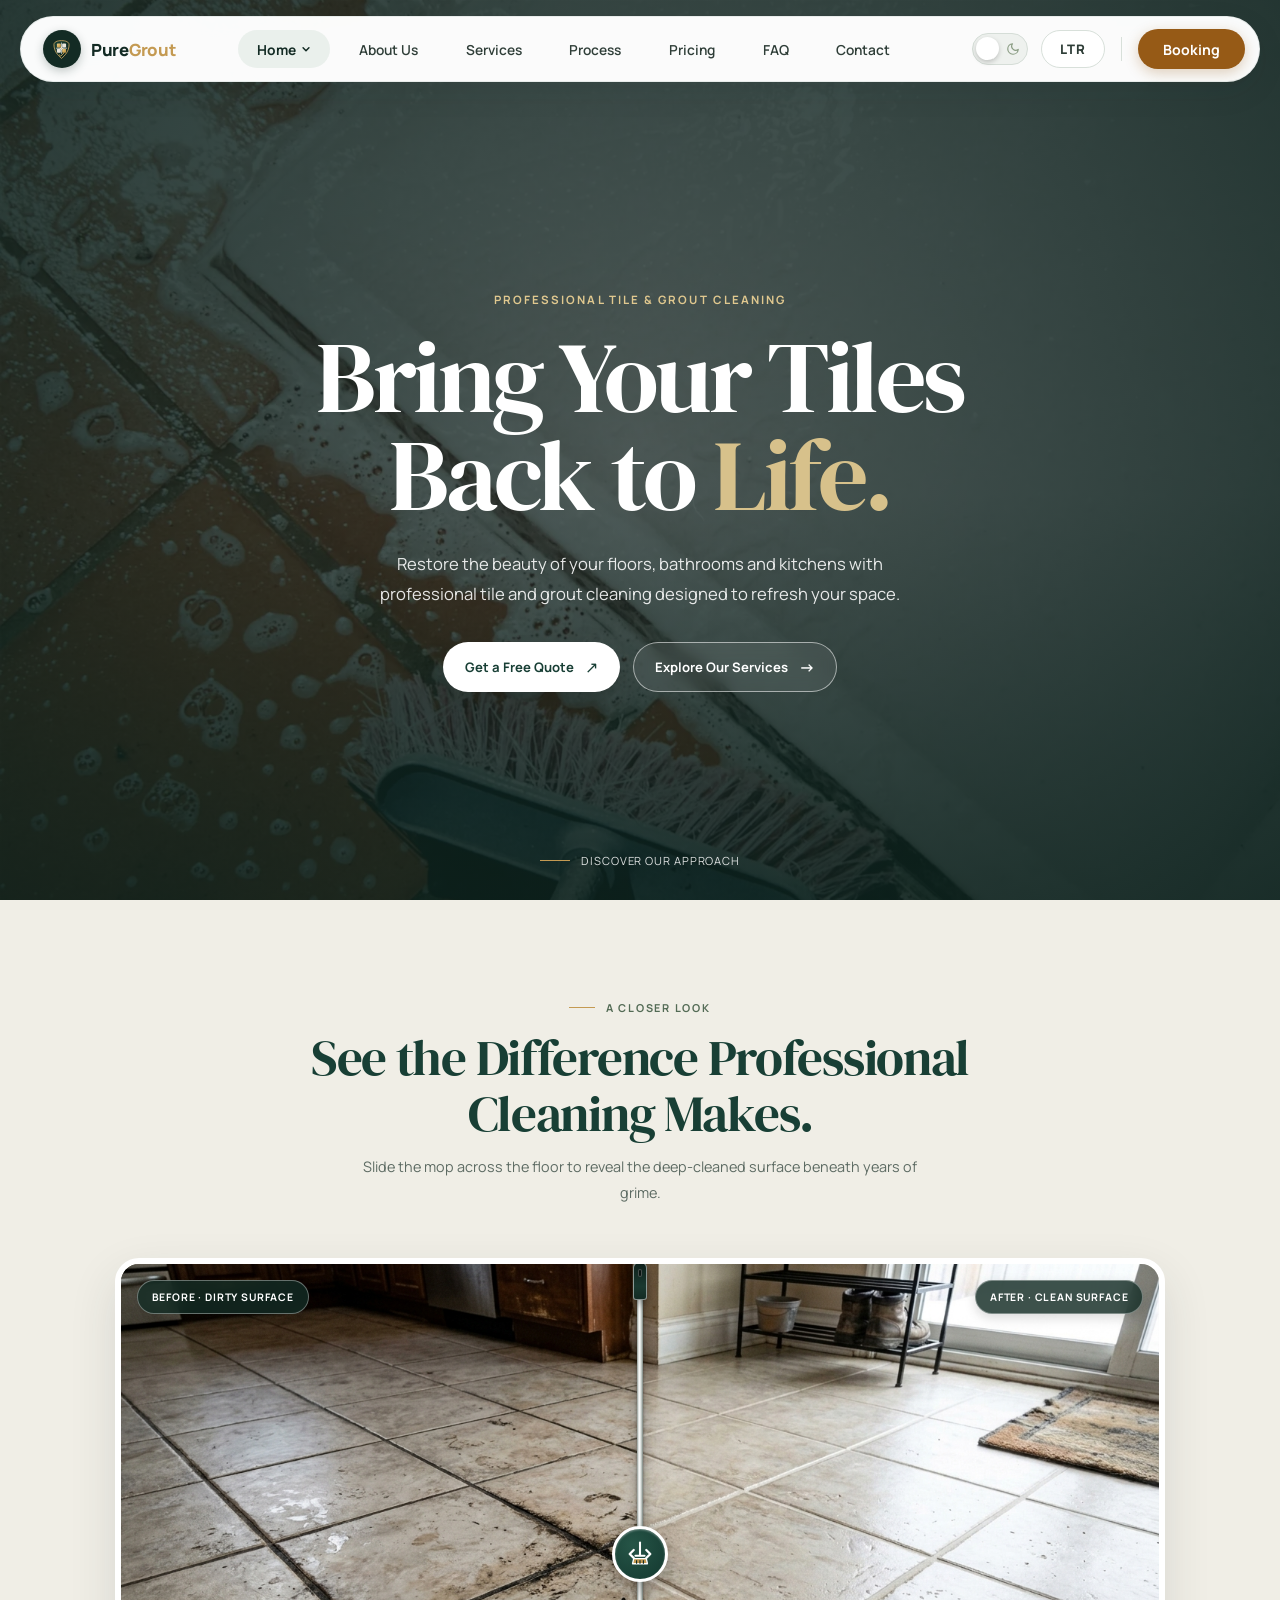
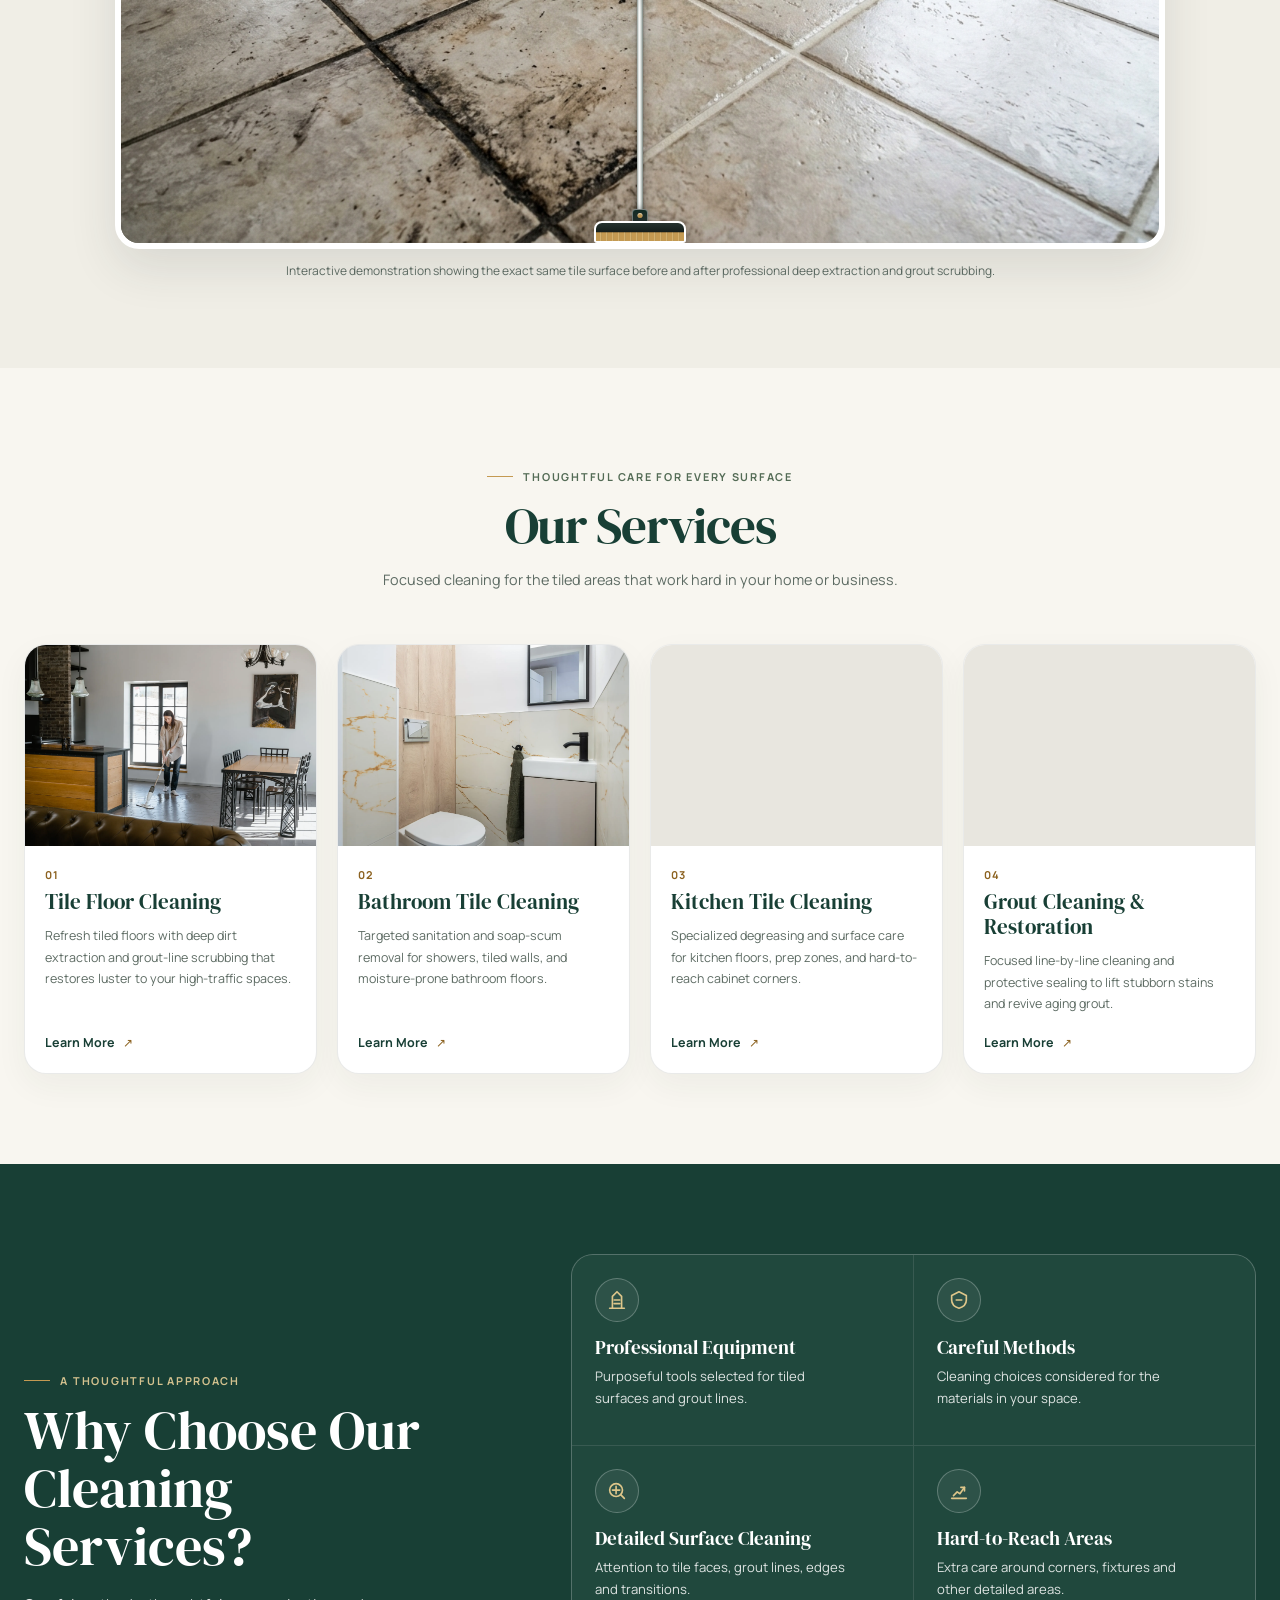
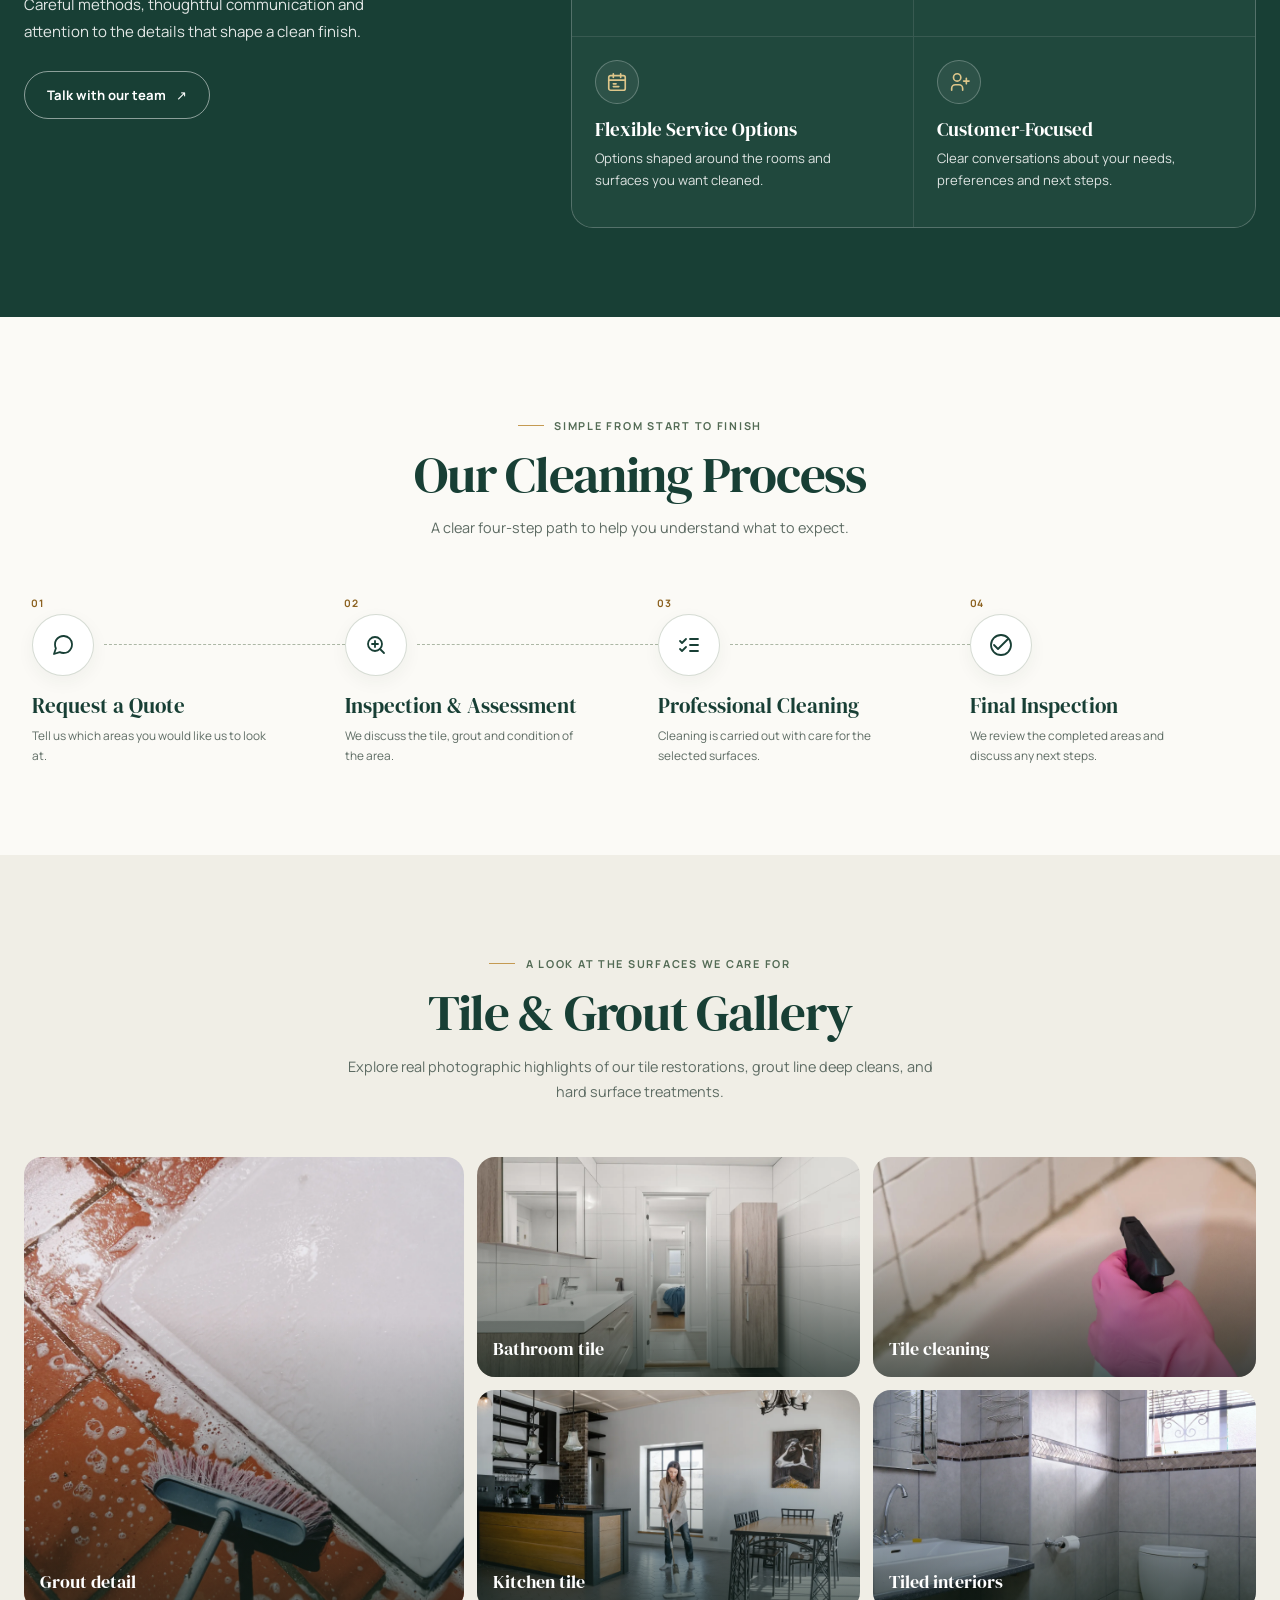
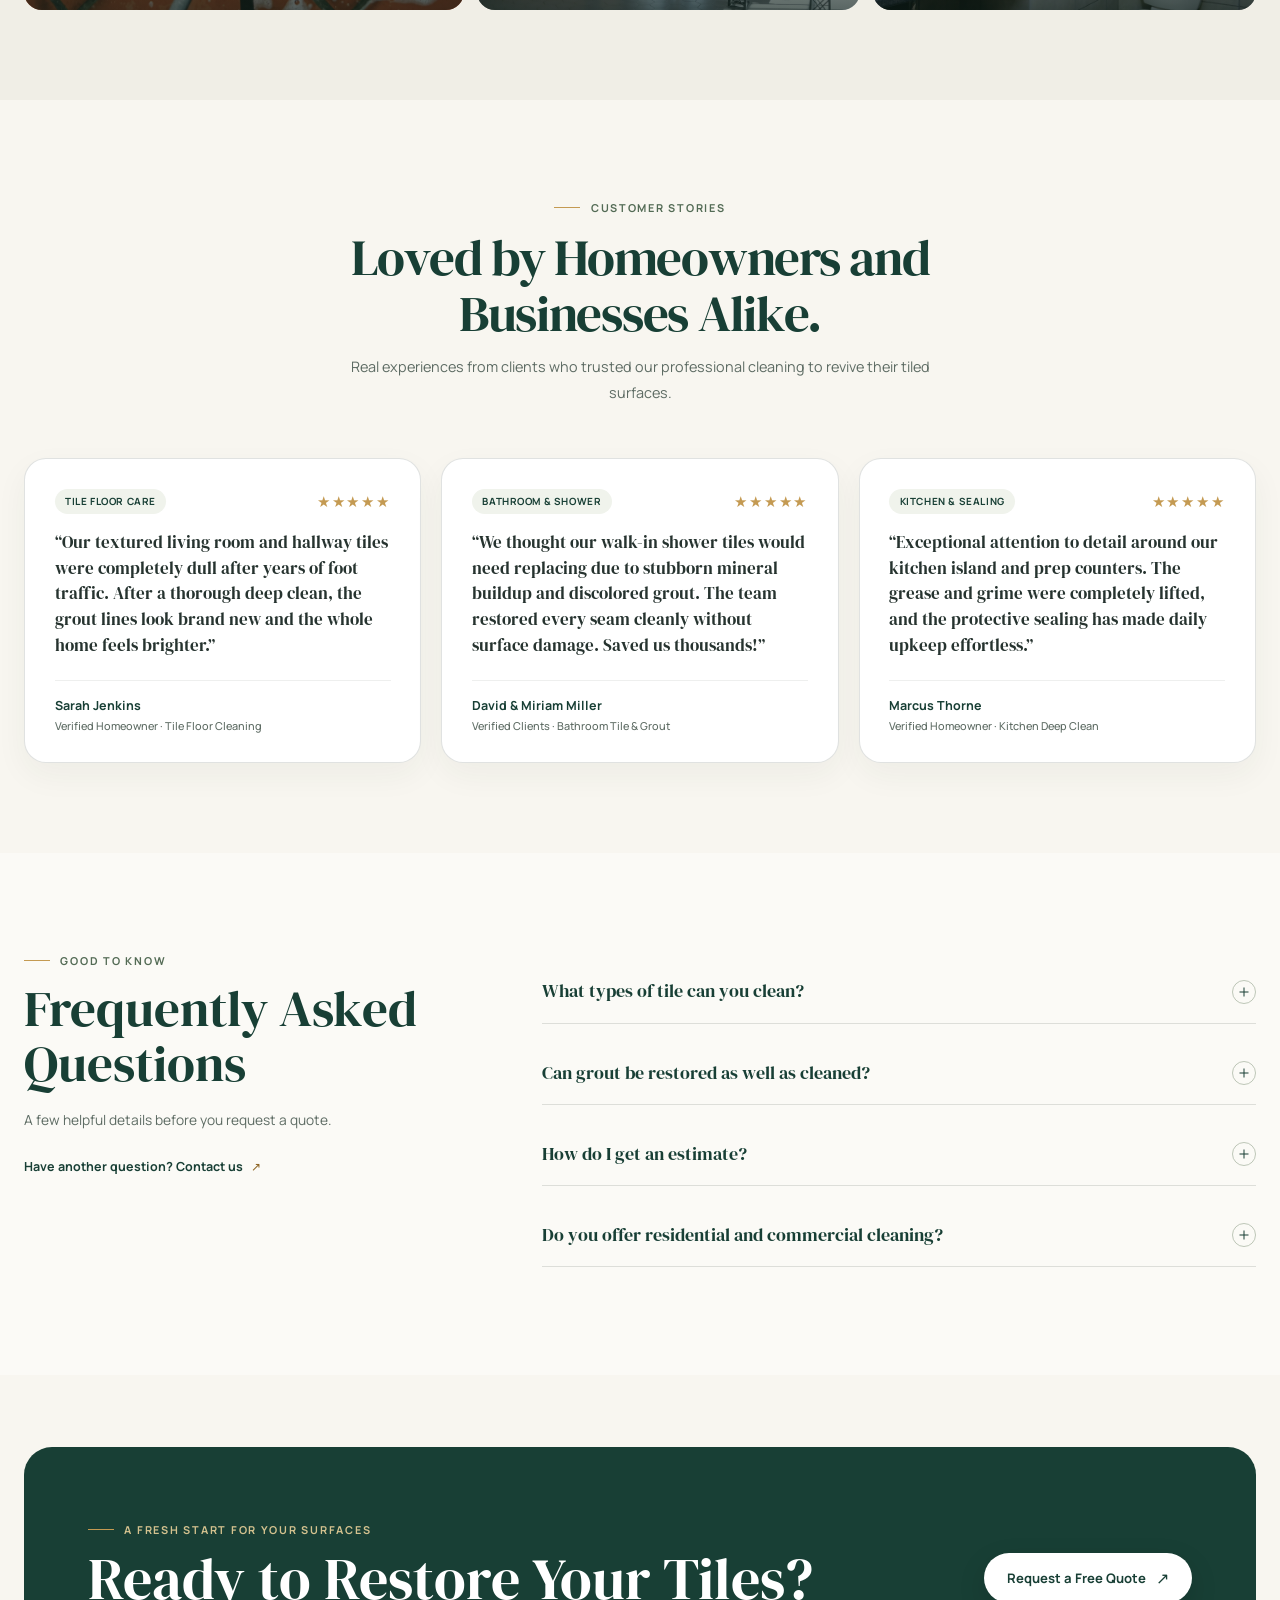
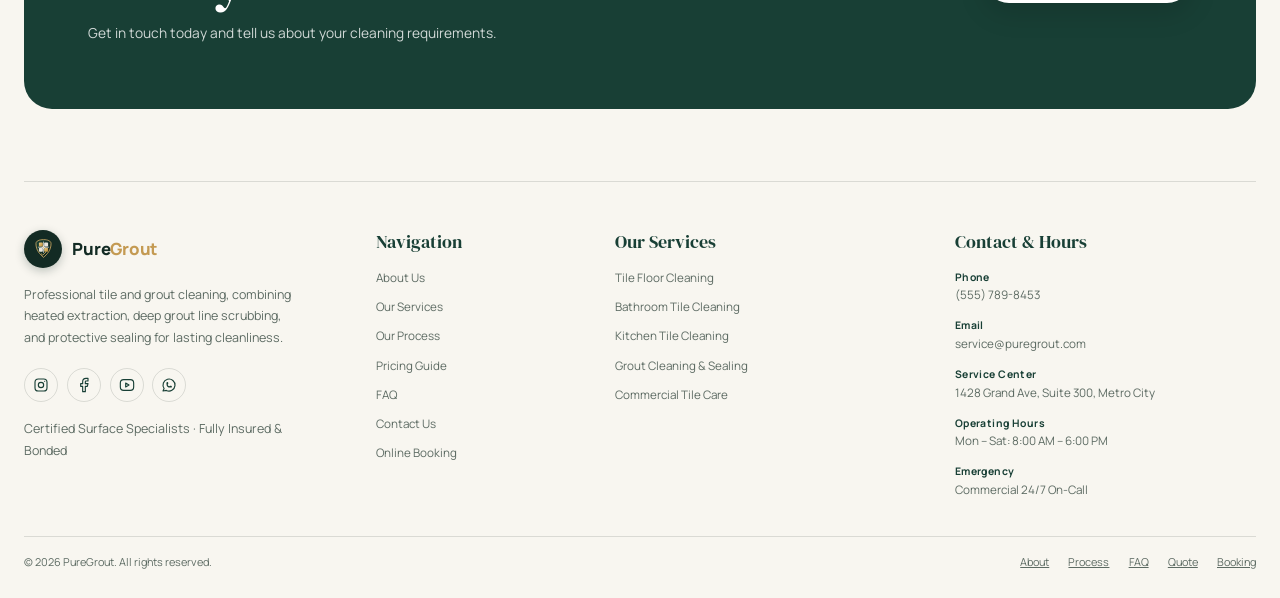
<file: index.html>
<!doctype html>
<html lang="en">
<head>
  <meta charset="utf-8">
  <meta name="viewport" content="width=device-width, initial-scale=1">
  <meta name="theme-color" content="#F8F6F0">
  <meta name="description" content="Restore the beauty of your floors, bathrooms and kitchens with PureGrout's heated rotary extraction and protective grout sealing.">
  <link rel="canonical" href="https://puregrout.com/">
  <link rel="icon" type="image/svg+xml" href="assets/icons/favicon.svg">
  <link rel="alternate icon" type="image/png" href="assets/icons/favicon-32x32.png">
  <link rel="apple-touch-icon" href="assets/icons/favicon-32x32.png">
  <title>PureGrout | Professional Tile &amp; Grout Cleaning Experts</title>
  <meta property="og:type" content="website">
  <meta property="og:title" content="PureGrout | Professional Tile &amp; Grout Cleaning Experts">
  <meta property="og:description" content="Restore the beauty of your floors, bathrooms and kitchens with PureGrout's heated rotary extraction and protective grout sealing.">
  <meta property="og:url" content="https://puregrout.com/">
  <meta property="og:image" content="https://puregrout.com/assets/images/tile-after-clean.jpg">
  <meta property="og:image:alt" content="A professional brush lifts soil from a tiled surface during a detailed clean">
  <meta name="twitter:card" content="summary_large_image">
  <link rel="preconnect" href="https://fonts.googleapis.com">
  <link rel="preconnect" href="https://fonts.gstatic.com" crossorigin>
  <link href="https://fonts.googleapis.com/css2?family=DM+Serif+Display&family=Manrope:wght@400;500;600;700&display=swap" rel="stylesheet">
  <link rel="stylesheet" href="css/style.css">
  <link rel="stylesheet" href="css/responsive.css">
  <link rel="stylesheet" href="css/pages/home.css">
  <script src="js/components.js" defer></script>
  <script src="js/navigation.js" defer></script>
  <script src="js/main.js" defer></script>
  <script src="js/comparison.js" defer></script>
  <script src="js/gallery.js" defer></script>
  <script src="js/faq.js" defer></script>
  <script>
    (function () {
      try {
        var s = localStorage.getItem('puregrout-theme');
        var d = s ? s === 'dark' : (window.matchMedia && window.matchMedia('(prefers-color-scheme: dark)').matches);
        if (d) document.documentElement.classList.add('theme-dark');
      } catch (e) {}
    })();
  </script>
</head>
<body data-page="home">
  <a class="skip-link" href="#main-content">Skip to content</a>
  <div id="site-header"></div>
  <main id="main-content" tabindex="-1">
    <section class="home-hero" aria-labelledby="hero-title">
      <img class="home-hero-image" src="assets/images/grout-scrubbing-detail.webp" alt="A professional brush lifts soil from a tiled surface during a detailed clean" width="1800" height="2401" fetchpriority="high" decoding="async">
      <div class="home-hero-overlay" aria-hidden="true"></div>
      <div class="home-hero-content site-container">
        <p class="hero-eyebrow">Professional tile &amp; grout cleaning</p>
        <h1 id="hero-title">Bring Your Tiles<br>Back to <em>Life.</em></h1>
        <p class="hero-description">Restore the beauty of your floors, bathrooms and kitchens with professional tile and grout cleaning designed to refresh your space.</p>
        <div class="hero-actions">
          <a class="button button-light" href="contact.html">Get a Free Quote <span aria-hidden="true">↗</span></a>
          <a class="button button-glass" href="services.html">Explore Our Services <span aria-hidden="true">→</span></a>
        </div>
      </div>
      <a class="hero-scroll" href="#comparison-title"><span aria-hidden="true"></span> Discover our approach</a>
    </section>

    <section class="comparison-section section-space" aria-labelledby="comparison-title">
      <div class="section-heading site-container">
        <p class="eyebrow">A closer look</p>
        <h2 id="comparison-title">See the Difference Professional Cleaning Makes.</h2>
        <p>Slide the mop across the floor to reveal the deep-cleaned surface beneath years of grime.</p>
      </div>
      <div class="comparison-wrap site-container">
        <div class="comparison-slider" data-comparison style="--comparison-position: 50%">
          <div class="comparison-image comparison-after">
            <img src="assets/images/tile-after-clean.jpg" alt="Residential kitchen tile floor after professional deep cleaning and grout restoration, gleaming and spotless" width="1376" height="768" draggable="false" decoding="async">
            <span class="comparison-label label-after">After &middot; Clean Surface</span>
          </div>
          <div class="comparison-image comparison-before">
            <img src="assets/images/tile-before-dirty.jpg" alt="Residential kitchen tile floor before cleaning, showing heavy dirt, mud stains, and blackened grout lines" width="1376" height="768" draggable="false" decoding="async">
            <span class="comparison-label label-before">Before &middot; Dirty Surface</span>
          </div>
          <div class="comparison-divider mop-divider" aria-hidden="true">
            <span class="mop-top-grip"></span>
            <span class="mop-center-knob">
              <svg class="mop-icon" viewBox="0 0 28 28" fill="none" xmlns="http://www.w3.org/2000/svg" aria-hidden="true">
                <!-- Left arrow -->
                <path d="M5 14L8.5 10.5M5 14L8.5 17.5" stroke="currentColor" stroke-width="2" stroke-linecap="round" stroke-linejoin="round"/>
                <!-- Right arrow -->
                <path d="M23 14L19.5 10.5M23 14L19.5 17.5" stroke="currentColor" stroke-width="2" stroke-linecap="round" stroke-linejoin="round"/>
                <!-- Vertical mop pole -->
                <line x1="14" y1="4" x2="14" y2="15" stroke="currentColor" stroke-width="1.8" stroke-linecap="round"/>
                <!-- Mop connector bracket -->
                <path d="M10 15.5H18" stroke="currentColor" stroke-width="1.8" stroke-linecap="round"/>
                <!-- Mop scrubbing pad -->
                <path d="M8.5 18H19.5L20.5 22.5H7.5L8.5 18Z" fill="#C49A52" stroke="currentColor" stroke-width="1.2" stroke-linejoin="round"/>
                <!-- Pad texture ribs -->
                <line x1="11" y1="19.5" x2="11" y2="22.5" stroke="#132B24" stroke-width="1"/>
                <line x1="14" y1="19.5" x2="14" y2="22.5" stroke="#132B24" stroke-width="1"/>
                <line x1="17" y1="19.5" x2="17" y2="22.5" stroke="#132B24" stroke-width="1"/>
              </svg>
            </span>
            <span class="mop-bottom-assembly">
              <span class="mop-swivel-neck"></span>
              <span class="mop-head-plate">
                <span class="mop-pad-texture"></span>
              </span>
            </span>
          </div>
          <input class="comparison-range" type="range" min="0" max="100" value="50" aria-label="Slide the mop across the floor to compare dirty and clean tile surfaces" aria-valuetext="50 percent">
        </div>
        <p class="comparison-disclaimer">Interactive demonstration showing the exact same tile surface before and after professional deep extraction and grout scrubbing.</p>
      </div>
    </section>

    <section class="services-section section-space" aria-labelledby="services-title">
      <div class="section-heading site-container">
        <p class="eyebrow">Thoughtful care for every surface</p>
        <h2 id="services-title">Our Services</h2>
        <p>Focused cleaning for the tiled areas that work hard in your home or business.</p>
      </div>
      <div class="service-grid site-container">
        <article class="home-service-card">
          <div class="home-service-media">
            <img class="service-img-floor" src="assets/images/sunlit-tiled-floor-cleaning.webp" alt="Professional cleaning specialist treating sunlit tiled living space flooring" width="2400" height="1600" loading="lazy" decoding="async">
          </div>
          <div class="home-service-copy">
            <span class="card-index">01</span>
            <h3>Tile Floor Cleaning</h3>
            <p>Refresh tiled floors with deep dirt extraction and grout-line scrubbing that restores luster to your high-traffic spaces.</p>
            <a href="services.html#tile-floor-cleaning" class="card-link">Learn More <span aria-hidden="true">↗</span></a>
          </div>
        </article>
        <article class="home-service-card">
          <div class="home-service-media">
            <img class="service-img-bathroom" src="assets/images/minimalist-marble-bathroom.webp" alt="Pristine marble bathroom with clean tile surfaces and detailed grout lines" width="2400" height="1600" loading="lazy" decoding="async">
          </div>
          <div class="home-service-copy">
            <span class="card-index">02</span>
            <h3>Bathroom Tile Cleaning</h3>
            <p>Targeted sanitation and soap-scum removal for showers, tiled walls, and moisture-prone bathroom floors.</p>
            <a href="services.html#bathroom-tile-cleaning" class="card-link">Learn More <span aria-hidden="true">↗</span></a>
          </div>
        </article>
        <article class="home-service-card">
          <div class="home-service-media">
            <img class="service-img-kitchen" src="assets/images/checkered-tile-kitchen.webp" alt="Clean modern kitchen featuring spotless black-and-white checkered tile floor" width="2400" height="1600" loading="lazy" decoding="async">
          </div>
          <div class="home-service-copy">
            <span class="card-index">03</span>
            <h3>Kitchen Tile Cleaning</h3>
            <p>Specialized degreasing and surface care for kitchen floors, prep zones, and hard-to-reach cabinet corners.</p>
            <a href="services.html#kitchen-tile-cleaning" class="card-link">Learn More <span aria-hidden="true">↗</span></a>
          </div>
        </article>
        <article class="home-service-card">
          <div class="home-service-media">
            <img class="service-img-grout" src="assets/images/close-up-grout-scrubbing.webp" alt="Detailed brush scrubbing grout lines on tiled wall with rich foam" width="2400" height="3600" loading="lazy" decoding="async">
          </div>
          <div class="home-service-copy">
            <span class="card-index">04</span>
            <h3>Grout Cleaning &amp; Restoration</h3>
            <p>Focused line-by-line cleaning and protective sealing to lift stubborn stains and revive aging grout.</p>
            <a href="services.html#grout-cleaning-restoration" class="card-link">Learn More <span aria-hidden="true">↗</span></a>
          </div>
        </article>
      </div>
    </section>

    <section class="why-section section-space" aria-labelledby="why-title">
      <div class="why-layout site-container">
        <div class="why-intro">
          <p class="eyebrow">A thoughtful approach</p>
          <h2 id="why-title">Why Choose Our Cleaning Services?</h2>
          <p>Careful methods, thoughtful communication and attention to the details that shape a clean finish.</p>
          <a class="button button-outline-light" href="contact.html">Talk with our team <span aria-hidden="true">↗</span></a>
        </div>
        <div class="why-grid">
          <article class="why-card"><span class="why-icon" aria-hidden="true"><svg viewBox="0 0 24 24" fill="none" stroke="currentColor" stroke-width="2" stroke-linecap="round" stroke-linejoin="round"><path d="M4 21h16M7 21V8l5-5 5 5v13M9 12h6M9 16h6"/></svg></span><h3>Professional Equipment</h3><p>Purposeful tools selected for tiled surfaces and grout lines.</p></article>
          <article class="why-card"><span class="why-icon" aria-hidden="true"><svg viewBox="0 0 24 24" fill="none" stroke="currentColor" stroke-width="2" stroke-linecap="round" stroke-linejoin="round"><path d="M12 3 4 7v5c0 4.5 3.4 7.6 8 9 4.6-1.4 8-4.5 8-9V7l-8-4Z"/><path d="M9 12h6"/></svg></span><h3>Careful Methods</h3><p>Cleaning choices considered for the materials in your space.</p></article>
          <article class="why-card"><span class="why-icon" aria-hidden="true"><svg viewBox="0 0 24 24" fill="none" stroke="currentColor" stroke-width="2" stroke-linecap="round" stroke-linejoin="round"><circle cx="11" cy="11" r="7"/><path d="m20 20-4-4M11 7v8M7 11h8"/></svg></span><h3>Detailed Surface Cleaning</h3><p>Attention to tile faces, grout lines, edges and transitions.</p></article>
          <article class="why-card"><span class="why-icon" aria-hidden="true"><svg viewBox="0 0 24 24" fill="none" stroke="currentColor" stroke-width="2" stroke-linecap="round" stroke-linejoin="round"><path d="M4 20h16M6 17l4-4 3 2 5-7"/><path d="M14 8h4v4"/></svg></span><h3>Hard-to-Reach Areas</h3><p>Extra care around corners, fixtures and other detailed areas.</p></article>
          <article class="why-card"><span class="why-icon" aria-hidden="true"><svg viewBox="0 0 24 24" fill="none" stroke="currentColor" stroke-width="2" stroke-linecap="round" stroke-linejoin="round"><rect x="3" y="5" width="18" height="16" rx="2"/><path d="M16 3v4M8 3v4M3 10h18M8 14h3M8 17h6"/></svg></span><h3>Flexible Service Options</h3><p>Options shaped around the rooms and surfaces you want cleaned.</p></article>
          <article class="why-card"><span class="why-icon" aria-hidden="true"><svg viewBox="0 0 24 24" fill="none" stroke="currentColor" stroke-width="2" stroke-linecap="round" stroke-linejoin="round"><path d="M16 21v-2a4 4 0 0 0-4-4H8a4 4 0 0 0-4 4v2M10 11a4 4 0 1 0 0-8 4 4 0 0 0 0 8ZM20 8v6M23 11h-6"/></svg></span><h3>Customer-Focused</h3><p>Clear conversations about your needs, preferences and next steps.</p></article>
        </div>
      </div>
    </section>

    <section class="process-section section-space" aria-labelledby="process-title">
      <div class="section-heading site-container"><p class="eyebrow">Simple from start to finish</p><h2 id="process-title">Our Cleaning Process</h2><p>A clear four-step path to help you understand what to expect.</p></div>
      <ol class="process-grid site-container">
        <li class="process-step"><span class="process-number">01</span><span class="process-icon" aria-hidden="true"><svg viewBox="0 0 24 24" fill="none" stroke="currentColor" stroke-width="2" stroke-linecap="round" stroke-linejoin="round"><path d="M21 11.5a8.4 8.4 0 0 1-.9 3.8 8.5 8.5 0 0 1-7.6 4.7 8.4 8.4 0 0 1-3.8-.9L3 21l1.9-5.7a8.4 8.4 0 0 1-.9-3.8 8.5 8.5 0 0 1 4.7-7.6 8.4 8.4 0 0 1 3.8-.9h.5a8.5 8.5 0 0 1 8 8v.5Z"/></svg></span><h3>Request a Quote</h3><p>Tell us which areas you would like us to look at.</p></li>
        <li class="process-step"><span class="process-number">02</span><span class="process-icon" aria-hidden="true"><svg viewBox="0 0 24 24" fill="none" stroke="currentColor" stroke-width="2" stroke-linecap="round" stroke-linejoin="round"><circle cx="11" cy="11" r="7"/><path d="m20 20-4-4M8 11h6M11 8v6"/></svg></span><h3>Inspection &amp; Assessment</h3><p>We discuss the tile, grout and condition of the area.</p></li>
        <li class="process-step"><span class="process-number">03</span><span class="process-icon" aria-hidden="true"><svg viewBox="0 0 24 24" fill="none" stroke="currentColor" stroke-width="2" stroke-linecap="round" stroke-linejoin="round"><path d="m3 16 2 2 4-4M3 8l2 2 4-4M13 6h8M13 12h8M13 18h8"/></svg></span><h3>Professional Cleaning</h3><p>Cleaning is carried out with care for the selected surfaces.</p></li>
        <li class="process-step"><span class="process-number">04</span><span class="process-icon" aria-hidden="true"><svg viewBox="0 0 24 24" fill="none" stroke="currentColor" stroke-width="2" stroke-linecap="round" stroke-linejoin="round"><path d="m5 12 4 4L19 6"/><circle cx="12" cy="12" r="10"/></svg></span><h3>Final Inspection</h3><p>We review the completed areas and discuss any next steps.</p></li>
      </ol>
    </section>

    <section class="gallery-section section-space" aria-labelledby="gallery-title">
      <div class="section-heading site-container"><p class="eyebrow">A look at the surfaces we care for</p><h2 id="gallery-title">Tile &amp; Grout Gallery</h2><p>Explore real photographic highlights of our tile restorations, grout line deep cleans, and hard surface treatments.</p></div>
      <div class="gallery-grid site-container">
        <button class="gallery-item gallery-item-tall" type="button" data-gallery-item aria-label="Open image: tile scrubbing detail" data-full="assets/images/grout-scrubbing-detail.webp" data-alt="Specialist brush lifting deeply embedded soils from ceramic floor tile grout lines"><img src="assets/images/grout-scrubbing-detail.webp" alt="" width="1800" height="2401" loading="lazy" decoding="async"><span>Grout detail</span></button>
        <button class="gallery-item" type="button" data-gallery-item aria-label="Open image: tiled bathroom interior" data-full="assets/images/bright-tiled-bathroom.webp" data-alt="Bright bathroom interior with white tiled walls and floor"><img src="assets/images/bright-tiled-bathroom.webp" alt="" width="1800" height="1200" loading="lazy" decoding="async"><span>Bathroom tile</span></button>
        <button class="gallery-item" type="button" data-gallery-item aria-label="Open image: tile surface cleaning" data-full="assets/images/tile-cleaning-action.webp" data-alt="A hand cleaning bathroom tile with a spray bottle"><img src="assets/images/tile-cleaning-action.webp" alt="" width="1800" height="2700" loading="lazy" decoding="async"><span>Tile cleaning</span></button>
        <button class="gallery-item" type="button" data-gallery-item aria-label="Open image: kitchen tile floor" data-full="assets/images/kitchen-floor-cleaning.webp" data-alt="A tiled kitchen floor being cleaned"><img src="assets/images/kitchen-floor-cleaning.webp" alt="" width="1800" height="1200" loading="lazy" decoding="async"><span>Kitchen tile</span></button>
        <button class="gallery-item gallery-item-wide" type="button" data-gallery-item aria-label="Open image: modern tiled bathroom" data-full="assets/images/modern-tiled-bathroom.webp" data-alt="Modern bathroom with gray tiled walls and floor"><img src="assets/images/modern-tiled-bathroom.webp" alt="" width="1800" height="2700" loading="lazy" decoding="async"><span>Tiled interiors</span></button>
      </div>
    </section>

    <dialog class="gallery-lightbox" aria-label="Image gallery viewer">
      <button class="lightbox-close" type="button" aria-label="Close image viewer"><svg viewBox="0 0 24 24" fill="none" stroke="currentColor" stroke-width="2" stroke-linecap="round" stroke-linejoin="round"><path d="m18 6-12 12M6 6l12 12"/></svg></button>
      <button class="lightbox-nav lightbox-prev" type="button" aria-label="Previous image"><svg viewBox="0 0 24 24" fill="none" stroke="currentColor" stroke-width="2" stroke-linecap="round" stroke-linejoin="round"><path d="m15 18-6-6 6-6"/></svg></button>
      <figure><img class="lightbox-image" src="assets/images/grout-scrubbing-detail.webp" alt="" width="1800" height="2401" loading="lazy" decoding="async"><figcaption class="lightbox-caption" aria-live="polite"></figcaption></figure>
      <button class="lightbox-nav lightbox-next" type="button" aria-label="Next image"><svg viewBox="0 0 24 24" fill="none" stroke="currentColor" stroke-width="2" stroke-linecap="round" stroke-linejoin="round"><path d="m9 18 6-6-6-6"/></svg></button>
    </dialog>

    <section class="testimonial-section section-space" aria-labelledby="testimonial-title">
      <div class="section-heading site-container">
        <p class="eyebrow">Customer stories</p>
        <h2 id="testimonial-title">Loved by Homeowners and Businesses Alike.</h2>
        <p>Real experiences from clients who trusted our professional cleaning to revive their tiled surfaces.</p>
      </div>
      <div class="testimonial-grid site-container">
        <article class="testimonial-card">
          <div class="testimonial-header">
            <span class="testimonial-tag">Tile Floor Care</span>
            <div class="stars" role="img" aria-label="5 out of 5 stars">★★★★★</div>
          </div>
          <blockquote>“Our textured living room and hallway tiles were completely dull after years of foot traffic. After a thorough deep clean, the grout lines look brand new and the whole home feels brighter.”</blockquote>
          <div class="reviewer-info">
            <strong>Sarah Jenkins</strong>
            <span>Verified Homeowner · Tile Floor Cleaning</span>
          </div>
        </article>
        <article class="testimonial-card">
          <div class="testimonial-header">
            <span class="testimonial-tag">Bathroom &amp; Shower</span>
            <div class="stars" role="img" aria-label="5 out of 5 stars">★★★★★</div>
          </div>
          <blockquote>“We thought our walk-in shower tiles would need replacing due to stubborn mineral buildup and discolored grout. The team restored every seam cleanly without surface damage. Saved us thousands!”</blockquote>
          <div class="reviewer-info">
            <strong>David &amp; Miriam Miller</strong>
            <span>Verified Clients · Bathroom Tile &amp; Grout</span>
          </div>
        </article>
        <article class="testimonial-card">
          <div class="testimonial-header">
            <span class="testimonial-tag">Kitchen &amp; Sealing</span>
            <div class="stars" role="img" aria-label="5 out of 5 stars">★★★★★</div>
          </div>
          <blockquote>“Exceptional attention to detail around our kitchen island and prep counters. The grease and grime were completely lifted, and the protective sealing has made daily upkeep effortless.”</blockquote>
          <div class="reviewer-info">
            <strong>Marcus Thorne</strong>
            <span>Verified Homeowner · Kitchen Deep Clean</span>
          </div>
        </article>
      </div>
    </section>

    <section class="faq-section section-space" aria-labelledby="faq-title">
      <div class="faq-layout site-container">
        <div class="faq-intro"><p class="eyebrow">Good to know</p><h2 id="faq-title">Frequently Asked Questions</h2><p>A few helpful details before you request a quote.</p><a class="text-arrow" href="contact.html">Have another question? Contact us <span aria-hidden="true">↗</span></a></div>
        <div class="faq-list">
          <article class="faq-item"><h3><button class="faq-question" type="button" aria-expanded="false" aria-controls="faq-answer-1" id="faq-question-1">What types of tile can you clean?<span aria-hidden="true"></span></button></h3><div class="faq-answer" id="faq-answer-1" role="region" aria-labelledby="faq-question-1" hidden><p>Tile materials and finishes vary. Share the surface details when you contact us so the appropriate cleaning approach can be discussed.</p></div></article>
          <article class="faq-item"><h3><button class="faq-question" type="button" aria-expanded="false" aria-controls="faq-answer-2" id="faq-question-2">Can grout be restored as well as cleaned?<span aria-hidden="true"></span></button></h3><div class="faq-answer" id="faq-answer-2" role="region" aria-labelledby="faq-question-2" hidden><p>Some grout may be suitable for restoration options. An assessment can help clarify what is appropriate for your surfaces.</p></div></article>
          <article class="faq-item"><h3><button class="faq-question" type="button" aria-expanded="false" aria-controls="faq-answer-3" id="faq-question-3">How do I get an estimate?<span aria-hidden="true"></span></button></h3><div class="faq-answer" id="faq-answer-3" role="region" aria-labelledby="faq-question-3" hidden><p>Use the quote request link and share the areas you would like cleaned. The team can follow up to discuss details.</p></div></article>
          <article class="faq-item"><h3><button class="faq-question" type="button" aria-expanded="false" aria-controls="faq-answer-4" id="faq-question-4">Do you offer residential and commercial cleaning?<span aria-hidden="true"></span></button></h3><div class="faq-answer" id="faq-answer-4" role="region" aria-labelledby="faq-question-4" hidden><p>Residential and commercial service options are available to discuss. Contact the team with your project details.</p></div></article>
        </div>
      </div>
    </section>

    <section class="final-cta site-container" aria-labelledby="final-cta-title">
      <div><p class="eyebrow">A fresh start for your surfaces</p><h2 id="final-cta-title">Ready to Restore Your Tiles?</h2><p>Get in touch today and tell us about your cleaning requirements.</p></div>
      <a class="button button-light" href="contact.html">Request a Free Quote <span aria-hidden="true">↗</span></a>
    </section>
  </main>
  <div id="site-footer"></div>
</body>
</html>
</file>
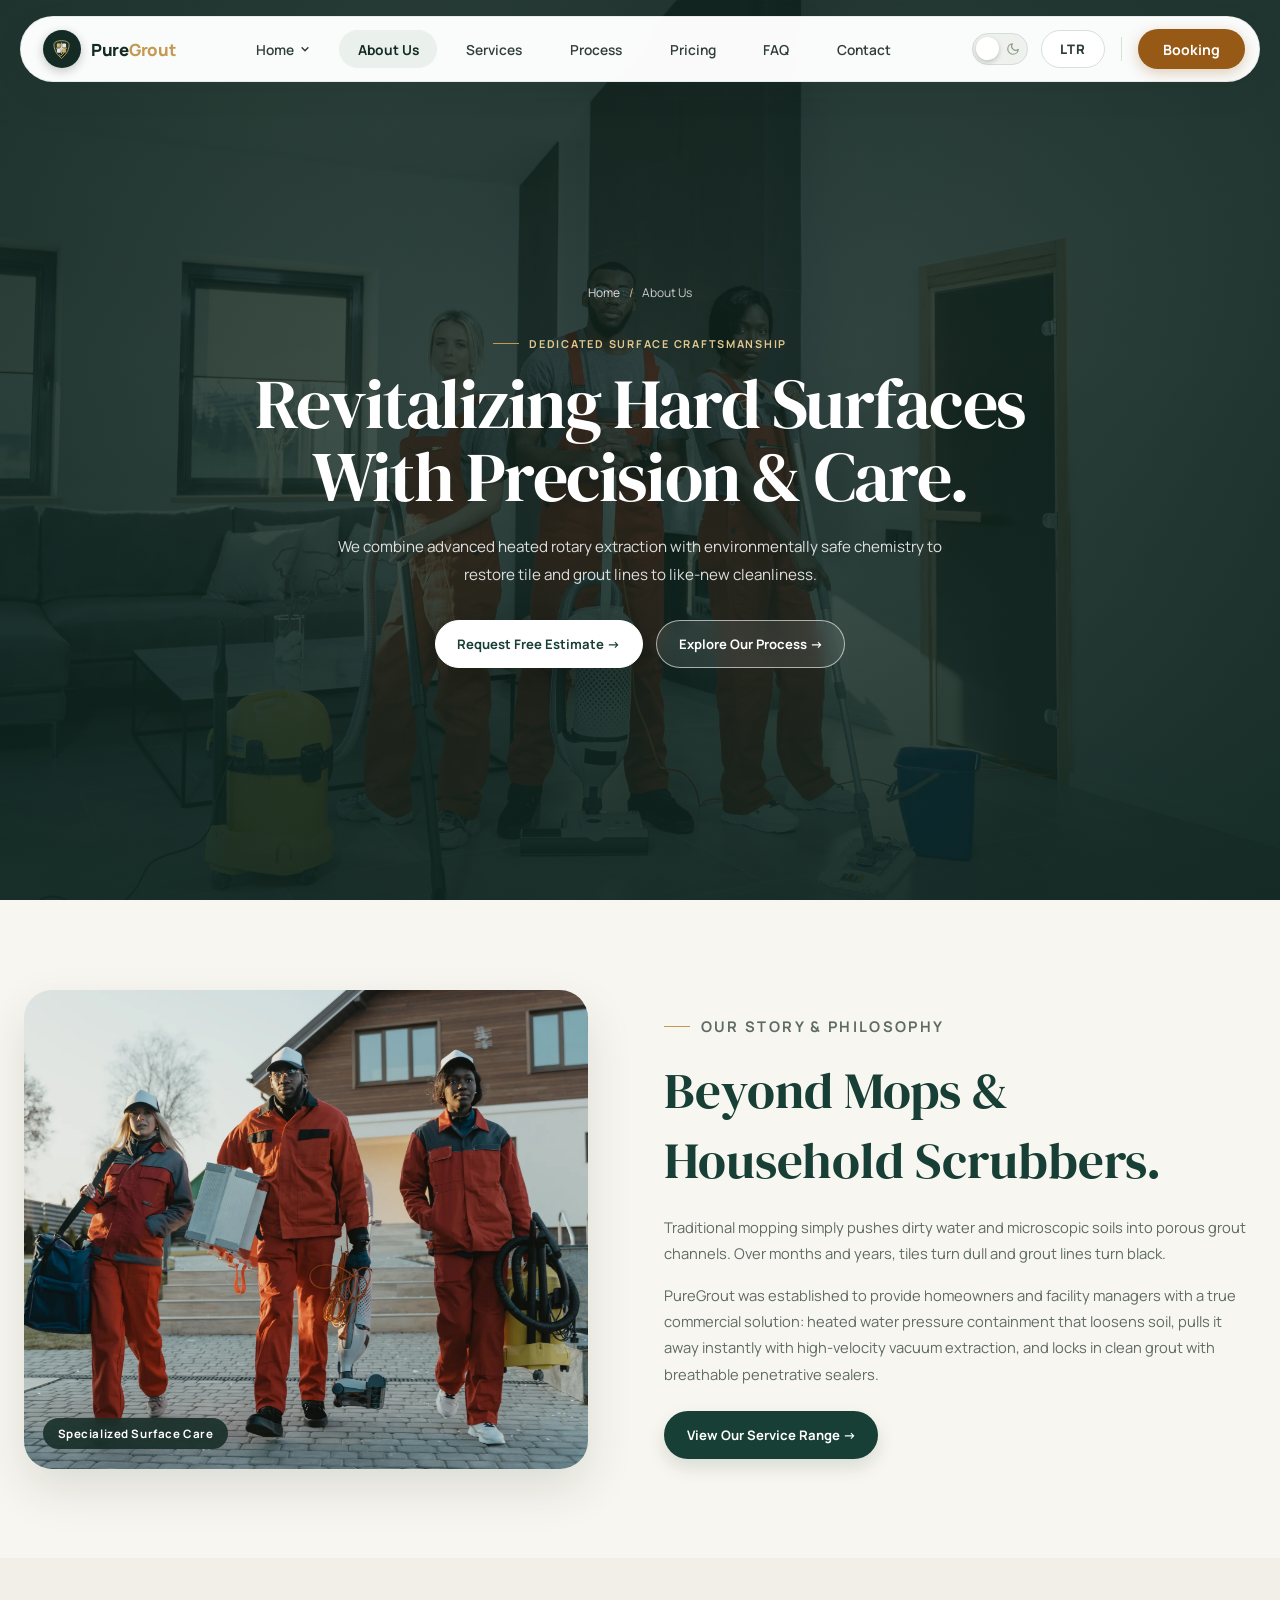
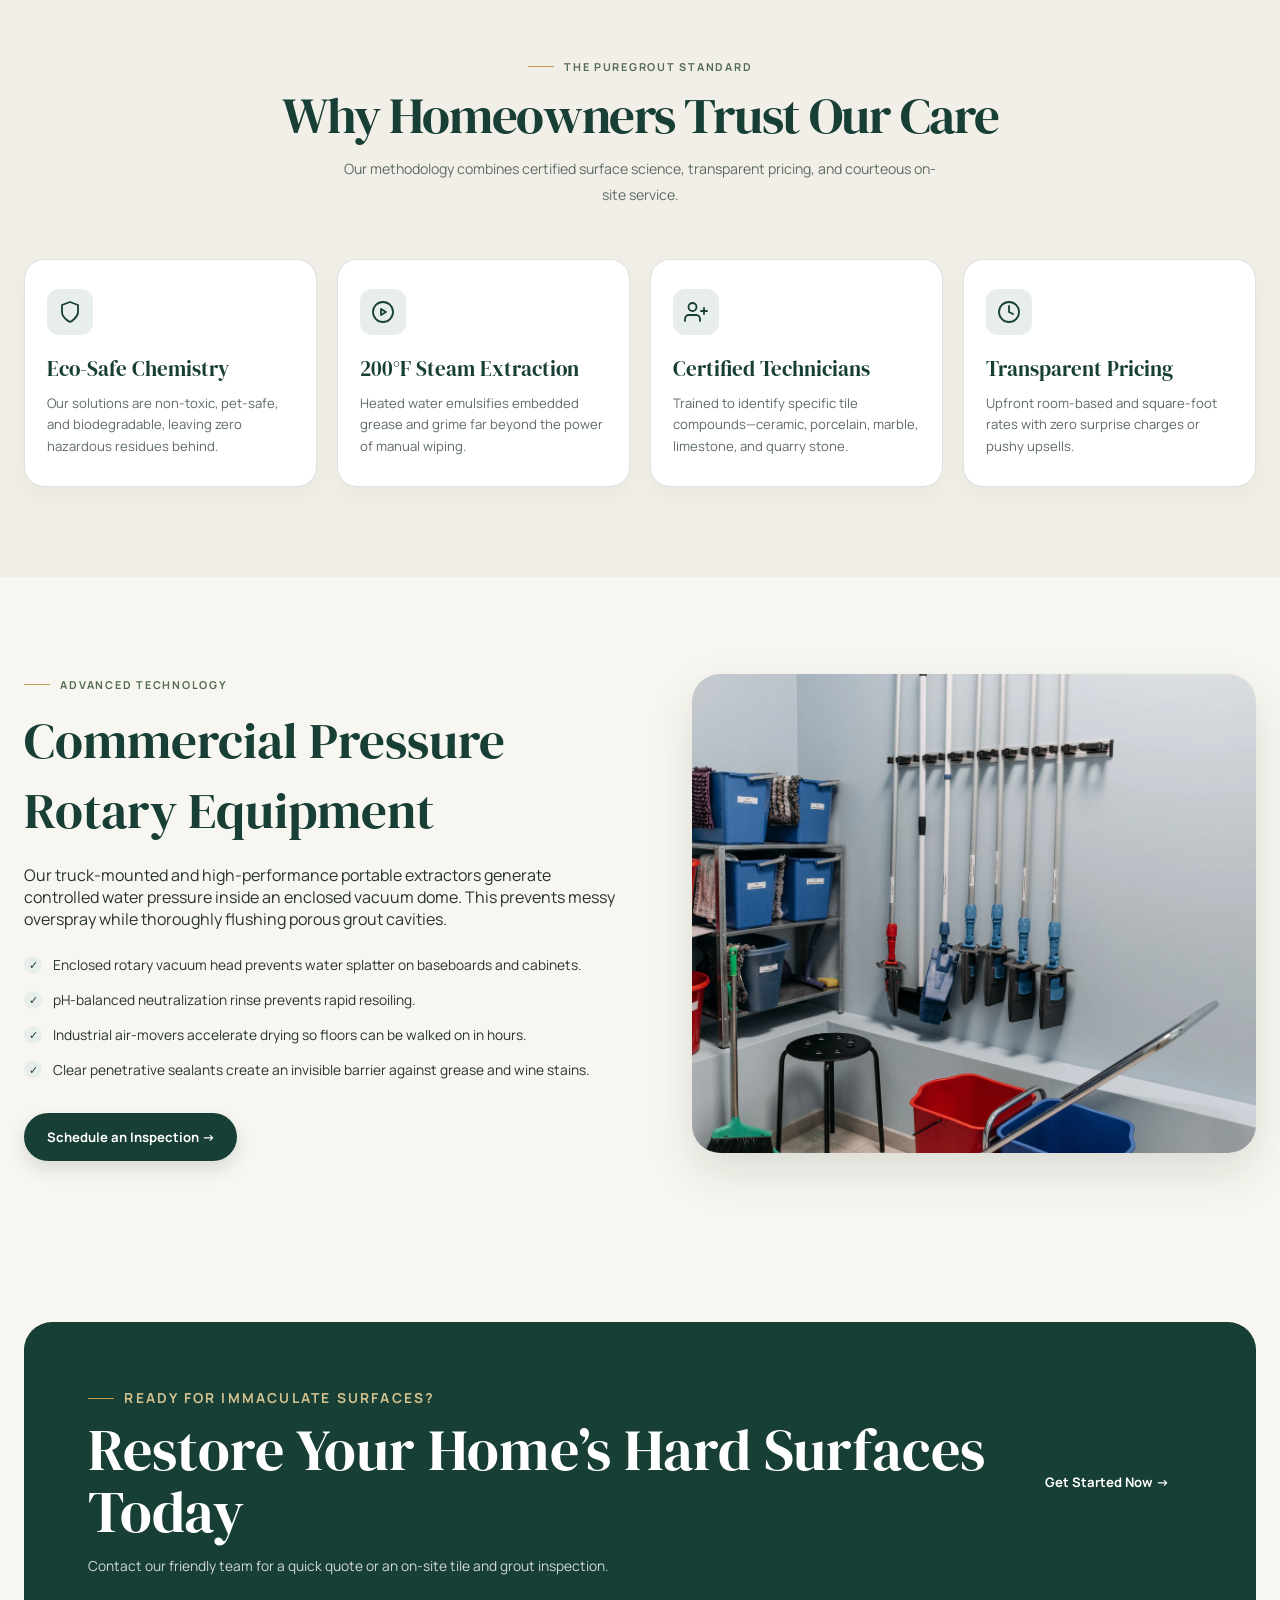
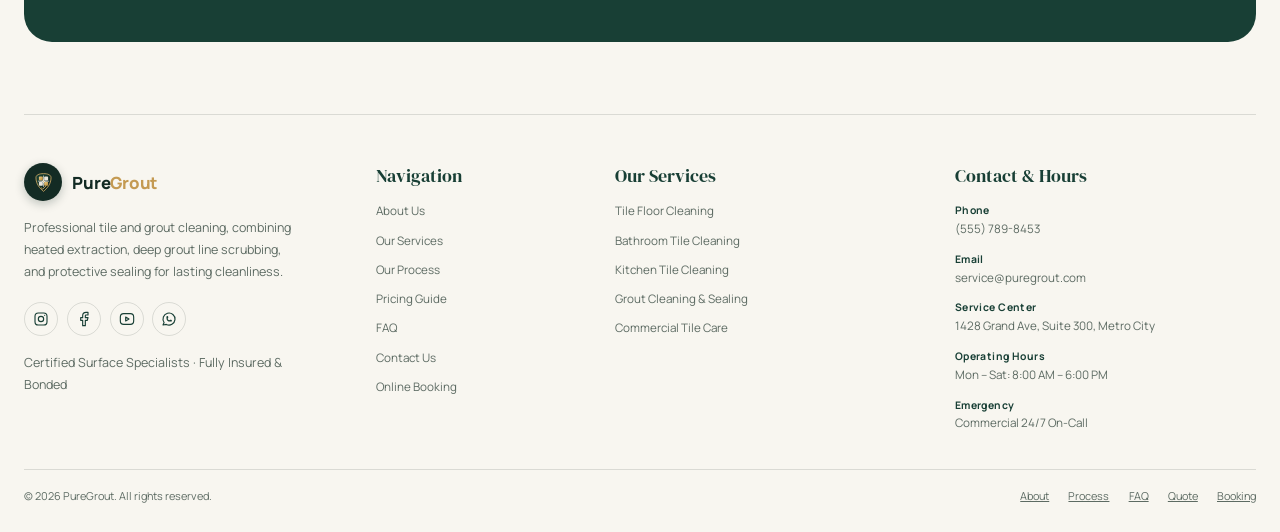
<file: about.html>
<!doctype html>
<html lang="en">
<head>
  <meta charset="utf-8">
  <meta name="viewport" content="width=device-width, initial-scale=1">
  <meta name="theme-color" content="#F8F6F0">
  <meta name="description" content="Learn about PureGrout's specialized tile and grout cleaning technicians, industrial extraction equipment, and eco-friendly surface solutions.">
  <link rel="canonical" href="https://puregrout.com/about.html">
  <link rel="icon" type="image/svg+xml" href="assets/icons/favicon.svg">
  <link rel="alternate icon" type="image/png" href="assets/icons/favicon-32x32.png">
  <link rel="apple-touch-icon" href="assets/icons/favicon-32x32.png">
  <title>About Us | Professional Tile &amp; Grout Cleaning Experts | PureGrout</title>
  <meta property="og:type" content="website">
  <meta property="og:title" content="About Us | Professional Tile &amp; Grout Cleaning Experts | PureGrout">
  <meta property="og:description" content="Learn about PureGrout's specialized tile and grout cleaning technicians, industrial extraction equipment, and eco-friendly surface solutions.">
  <meta property="og:url" content="https://puregrout.com/about.html">
  <meta property="og:image" content="https://puregrout.com/assets/images/residential-cleaning-team.webp">
  <meta name="twitter:card" content="summary_large_image">
  <link rel="preconnect" href="https://fonts.googleapis.com">
  <link rel="preconnect" href="https://fonts.gstatic.com" crossorigin>
  <link href="https://fonts.googleapis.com/css2?family=DM+Serif+Display&family=Manrope:wght@400;500;600;700;800&display=swap" rel="stylesheet">
  <link rel="stylesheet" href="css/style.css">
  <link rel="stylesheet" href="css/responsive.css">
  <link rel="stylesheet" href="css/pages/about.css">
  <script src="js/components.js" defer></script>
  <script src="js/navigation.js" defer></script>
  <script src="js/main.js" defer></script>
  <script>
    (function () {
      try {
        var s = localStorage.getItem('puregrout-theme');
        var d = s ? s === 'dark' : (window.matchMedia && window.matchMedia('(prefers-color-scheme: dark)').matches);
        if (d) document.documentElement.classList.add('theme-dark');
      } catch (e) {}
    })();
  </script>
</head>
<body data-page="about">
  <a class="skip-link" href="#main-content">Skip to content</a>
  <div id="site-header"></div>

  <main id="main-content" tabindex="-1">
    <section class="about-hero" aria-labelledby="about-hero-title">
      <img class="about-hero-image" src="assets/images/residential-cleaning-team.webp" alt="PureGrout professional surface cleaning specialists at work" width="1800" height="1200" fetchpriority="high" decoding="async">
      <div class="about-hero-overlay" aria-hidden="true"></div>
      <div class="about-hero-content site-container">
        <nav class="breadcrumbs" aria-label="Breadcrumb">
          <ol><li><a href="index.html">Home</a></li><li aria-current="page">About Us</li></ol>
        </nav>
        <p class="eyebrow">Dedicated surface craftsmanship</p>
        <h1 id="about-hero-title">Revitalizing Hard Surfaces With Precision &amp; Care.</h1>
        <p>We combine advanced heated rotary extraction with environmentally safe chemistry to restore tile and grout lines to like-new cleanliness.</p>
        <div class="hero-actions">
          <a class="button button-primary" href="contact.html">Request Free Estimate &rarr;</a>
          <a class="button button-secondary" href="process.html">Explore Our Process &rarr;</a>
        </div>
      </div>
    </section>

    <!-- Company Story Section -->
    <section class="section-space site-container" aria-labelledby="story-title">
      <div class="about-story">
        <div class="about-story-media">
          <img src="assets/images/cleaning-team-equipment.webp" alt="Commercial grade rotary surface cleaner and scrubbing tools" width="1200" height="900" loading="lazy" decoding="async">
          <span class="story-tag">Specialized Surface Care</span>
        </div>
        <div class="about-story-copy">
          <p class="eyebrow">Our Story &amp; Philosophy</p>
          <h2 id="story-title">Beyond Mops &amp; Household Scrubbers.</h2>
          <p>Traditional mopping simply pushes dirty water and microscopic soils into porous grout channels. Over months and years, tiles turn dull and grout lines turn black.</p>
          <p>PureGrout was established to provide homeowners and facility managers with a true commercial solution: heated water pressure containment that loosens soil, pulls it away instantly with high-velocity vacuum extraction, and locks in clean grout with breathable penetrative sealers.</p>
          <div style="margin-top: 1.5rem;">
            <a class="button button-primary" href="services.html">View Our Service Range &rarr;</a>
          </div>
        </div>
      </div>
    </section>

    <!-- Core Pillars / Values -->
    <section class="values-section section-space" aria-labelledby="values-title">
      <div class="site-container">
        <div class="section-heading">
          <p class="eyebrow">The PureGrout Standard</p>
          <h2 id="values-title">Why Homeowners Trust Our Care</h2>
          <p>Our methodology combines certified surface science, transparent pricing, and courteous on-site service.</p>
        </div>
        <div class="values-grid">
          <div class="value-card">
            <div class="value-icon" aria-hidden="true">
              <svg viewBox="0 0 24 24" fill="none" stroke="currentColor" stroke-width="2"><path d="M12 22s8-4 8-10V5l-8-3-8 3v7c0 6 8 10 8 10z"/></svg>
            </div>
            <h3>Eco-Safe Chemistry</h3>
            <p>Our solutions are non-toxic, pet-safe, and biodegradable, leaving zero hazardous residues behind.</p>
          </div>
          <div class="value-card">
            <div class="value-icon" aria-hidden="true">
              <svg viewBox="0 0 24 24" fill="none" stroke="currentColor" stroke-width="2"><circle cx="12" cy="12" r="10"/><path d="m10 15 5-3-5-3v6z"/></svg>
            </div>
            <h3>200°F Steam Extraction</h3>
            <p>Heated water emulsifies embedded grease and grime far beyond the power of manual wiping.</p>
          </div>
          <div class="value-card">
            <div class="value-icon" aria-hidden="true">
              <svg viewBox="0 0 24 24" fill="none" stroke="currentColor" stroke-width="2"><path d="M16 21v-2a4 4 0 0 0-4-4H5a4 4 0 0 0-4 4v2"/><circle cx="8.5" cy="7" r="4"/><line x1="20" y1="8" x2="20" y2="14"/><line x1="23" y1="11" x2="17" y2="11"/></svg>
            </div>
            <h3>Certified Technicians</h3>
            <p>Trained to identify specific tile compounds—ceramic, porcelain, marble, limestone, and quarry stone.</p>
          </div>
          <div class="value-card">
            <div class="value-icon" aria-hidden="true">
              <svg viewBox="0 0 24 24" fill="none" stroke="currentColor" stroke-width="2"><circle cx="12" cy="12" r="10"/><path d="M12 6v6l4 2"/></svg>
            </div>
            <h3>Transparent Pricing</h3>
            <p>Upfront room-based and square-foot rates with zero surprise charges or pushy upsells.</p>
          </div>
        </div>
      </div>
    </section>

    <!-- Equipment & Technology Feature -->
    <section class="section-space site-container" aria-labelledby="equipment-title">
      <div class="equipment-section">
        <div class="equipment-copy">
          <p class="eyebrow">Advanced Technology</p>
          <h2 id="equipment-title">Commercial Pressure Rotary Equipment</h2>
          <p>Our truck-mounted and high-performance portable extractors generate controlled water pressure inside an enclosed vacuum dome. This prevents messy overspray while thoroughly flushing porous grout cavities.</p>
          <ul class="equipment-list">
            <li>Enclosed rotary vacuum head prevents water splatter on baseboards and cabinets.</li>
            <li>pH-balanced neutralization rinse prevents rapid resoiling.</li>
            <li>Industrial air-movers accelerate drying so floors can be walked on in hours.</li>
            <li>Clear penetrative sealants create an invisible barrier against grease and wine stains.</li>
          </ul>
          <a class="button button-primary" href="contact.html">Schedule an Inspection &rarr;</a>
        </div>
        <div class="equipment-media">
          <img src="assets/images/cleaning-equipment-storage.webp" alt="Commercial extraction equipment and microfiber cleaning tools" width="1200" height="900" loading="lazy" decoding="async">
        </div>
      </div>
    </section>

    <!-- Call to action -->
    <section class="cta-section site-container" aria-labelledby="cta-title">
      <div>
        <p class="eyebrow">Ready for immaculate surfaces?</p>
        <h2 id="cta-title">Restore Your Home’s Hard Surfaces Today</h2>
        <p>Contact our friendly team for a quick quote or an on-site tile and grout inspection.</p>
      </div>
      <a class="button button-light" href="contact.html">Get Started Now &rarr;</a>
    </section>
  </main>

  <div id="site-footer"></div>
</body>
</html>
</file>
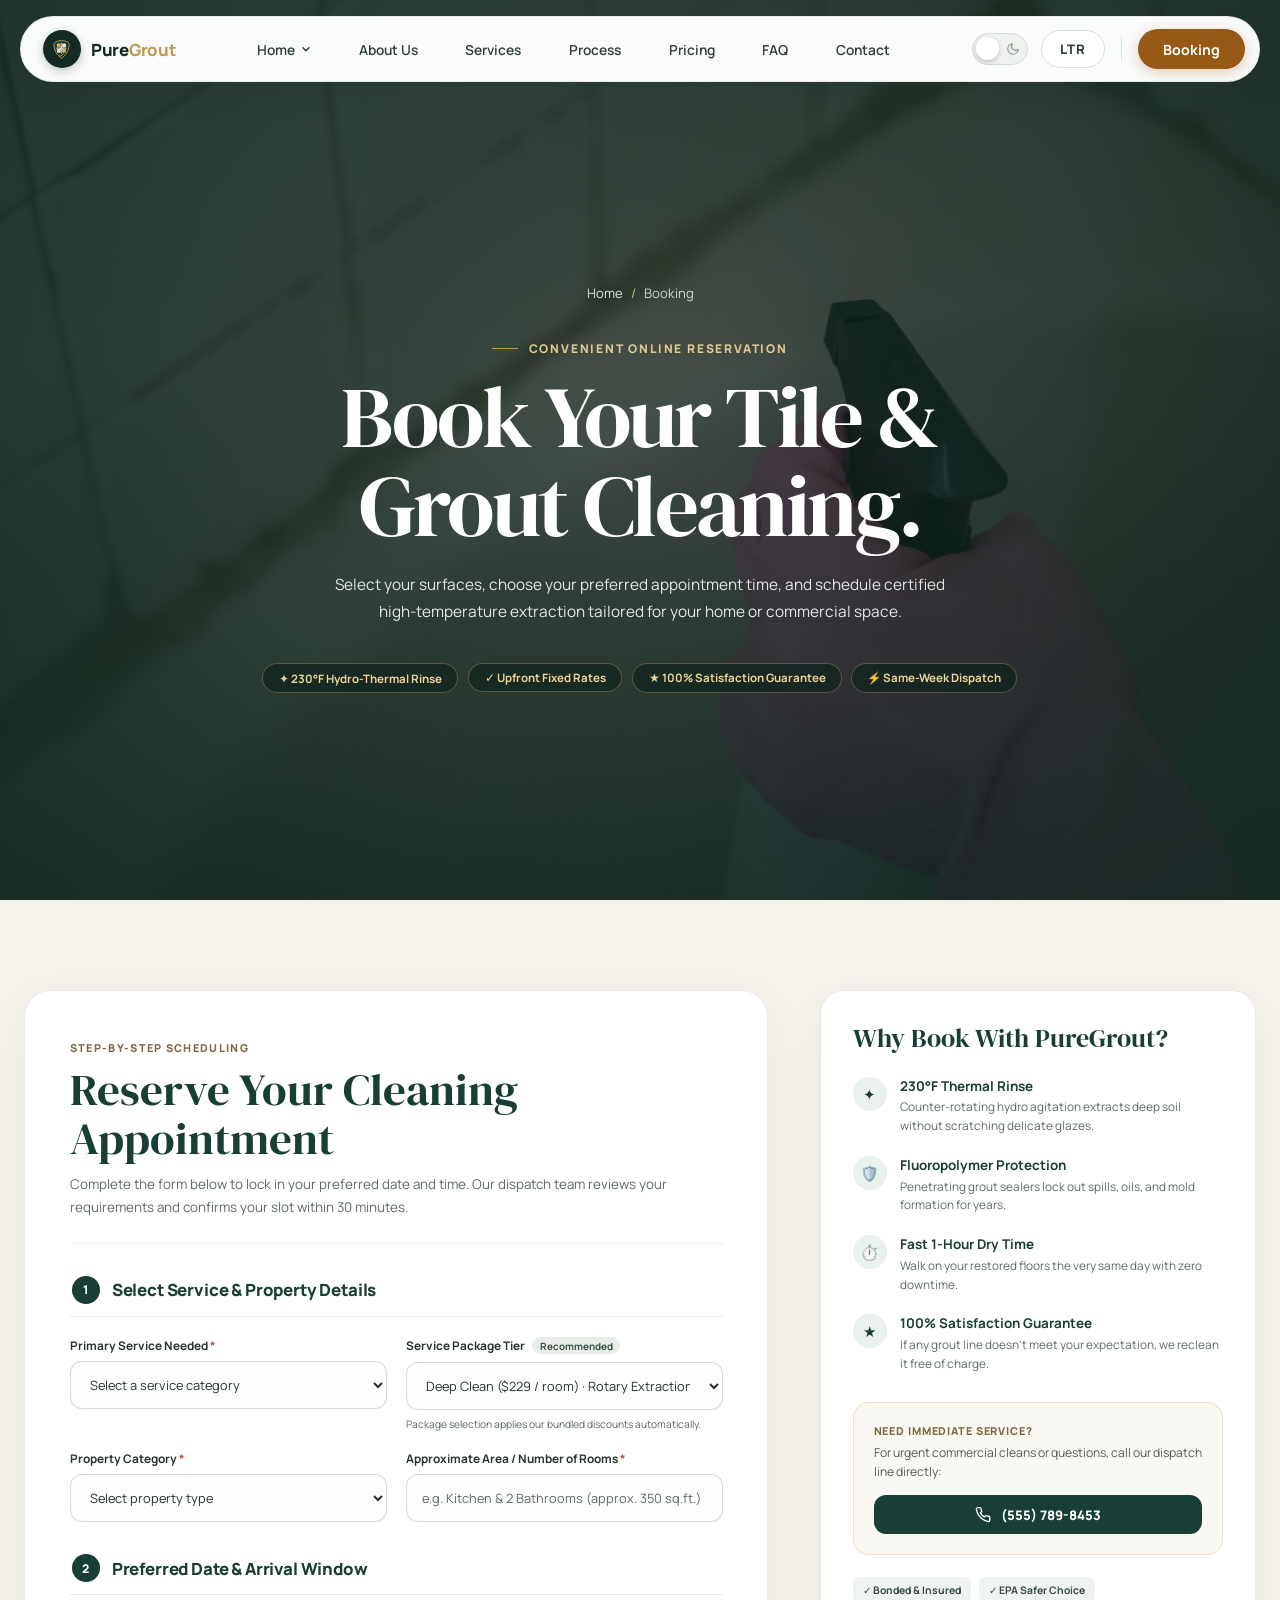
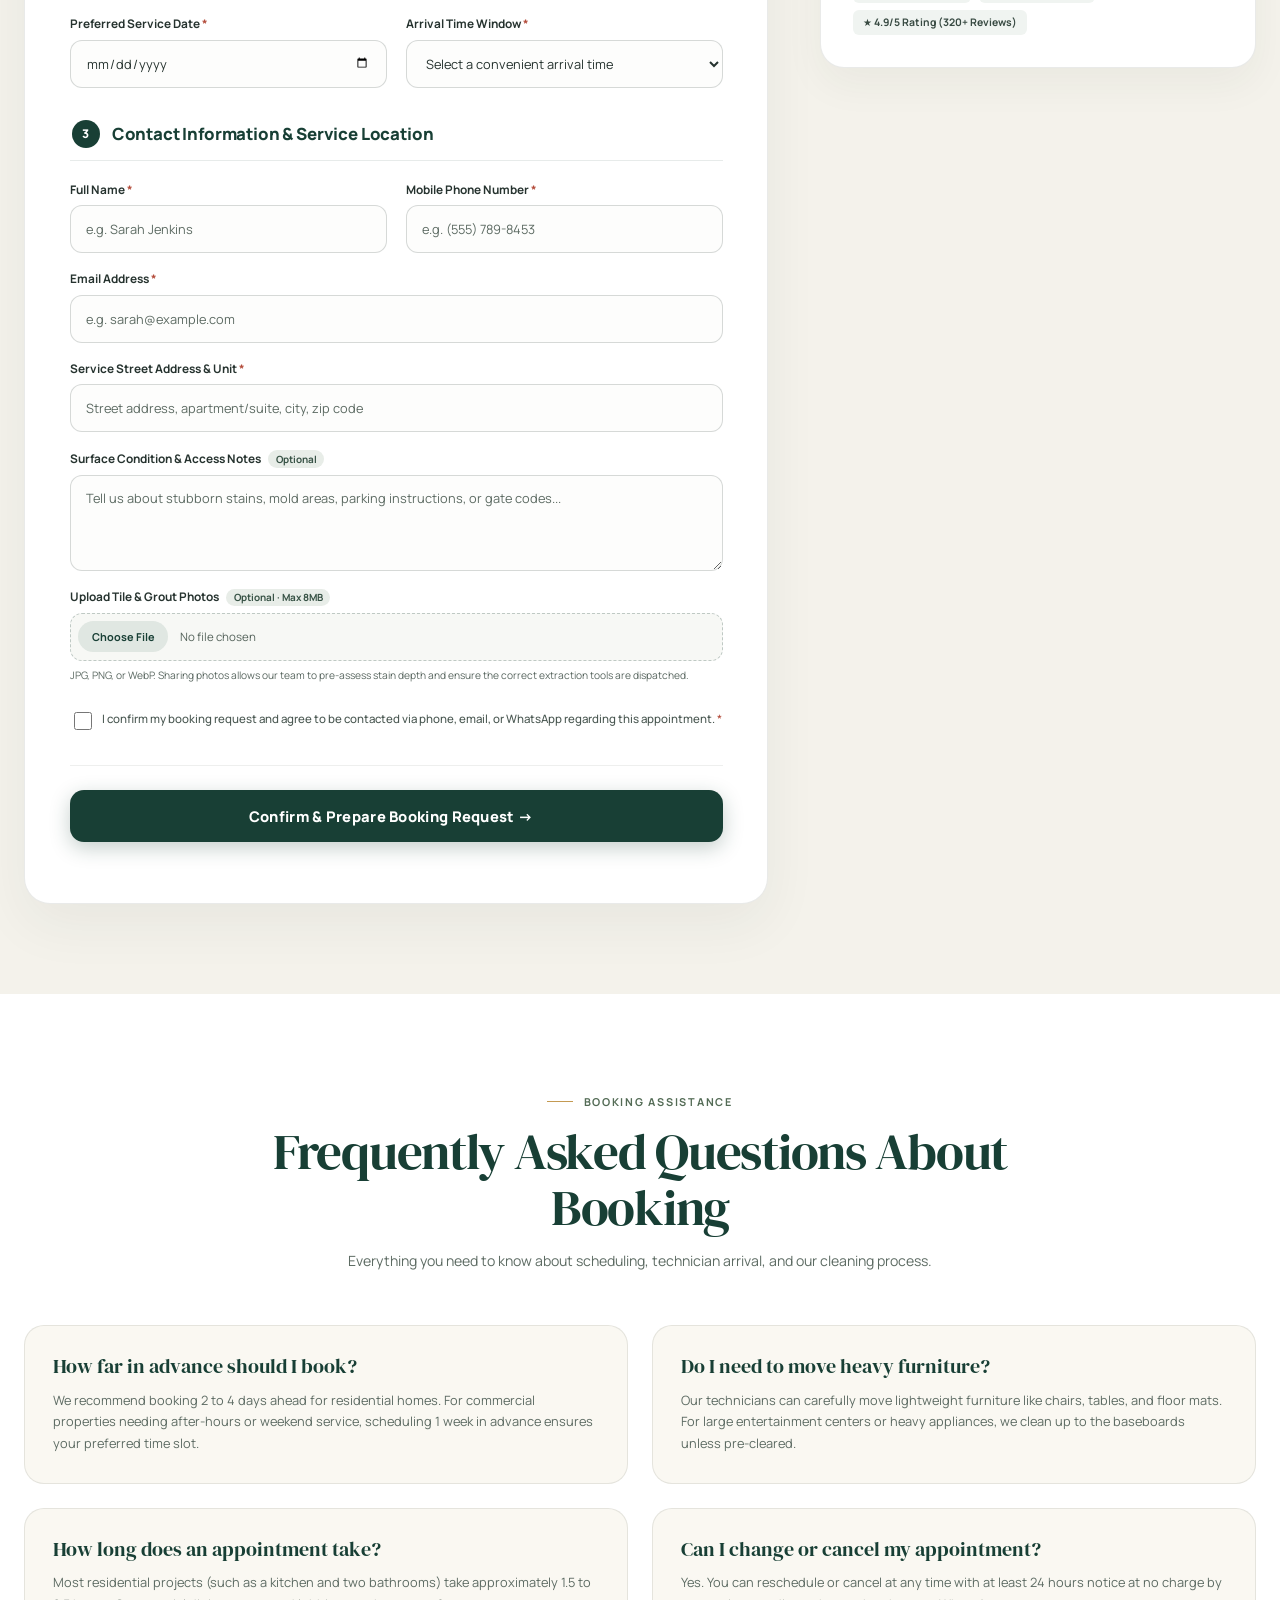
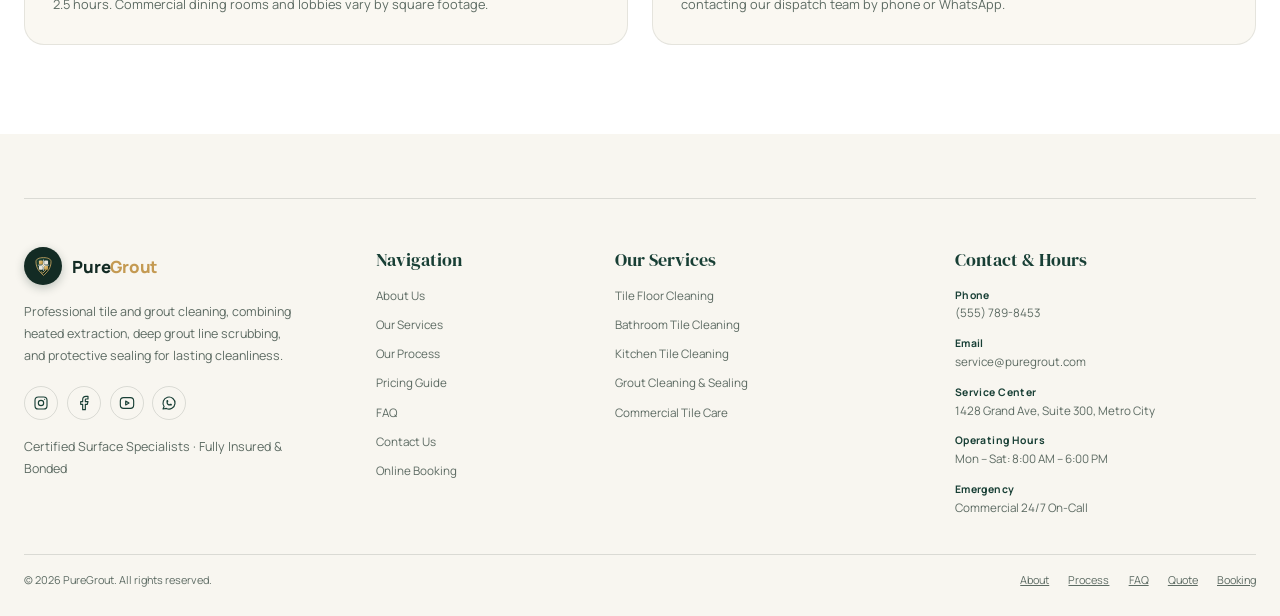
<file: booking.html>
<!doctype html>
<html lang="en">
<head>
  <meta charset="utf-8">
  <meta name="viewport" content="width=device-width, initial-scale=1">
  <meta name="theme-color" content="#F8F6F0">
  <meta name="description" content="Book professional tile and grout cleaning online with PureGrout. Schedule 230°F thermal extraction, deep line scrubbing, and protective sealing for homes and businesses.">
  <link rel="canonical" href="https://puregrout.com/booking.html">
  <link rel="icon" type="image/svg+xml" href="assets/icons/favicon.svg">
  <link rel="alternate icon" type="image/png" href="assets/icons/favicon-32x32.png">
  <link rel="apple-touch-icon" href="assets/icons/favicon-32x32.png">
  <title>Online Booking &amp; Service Reservation | PureGrout</title>
  <meta property="og:type" content="website">
  <meta property="og:title" content="Online Booking &amp; Service Reservation | PureGrout">
  <meta property="og:description" content="Schedule professional tile &amp; grout restoration online. Select your service, choose a date &amp; time window, and reserve certified specialists.">
  <meta property="og:url" content="https://puregrout.com/booking.html">
  <meta property="og:image" content="https://puregrout.com/assets/images/tile-cleaning-action.webp">
  <meta property="og:image:alt" content="Cleaning specialist restoring tile floors with extraction wand">
  <meta name="twitter:card" content="summary_large_image">
  <link rel="preconnect" href="https://fonts.googleapis.com">
  <link rel="preconnect" href="https://fonts.gstatic.com" crossorigin>
  <link href="https://fonts.googleapis.com/css2?family=DM+Serif+Display&family=Manrope:wght@400;500;600;700;800&display=swap" rel="stylesheet">
  <link rel="stylesheet" href="css/style.css">
  <link rel="stylesheet" href="css/responsive.css">
  <link rel="stylesheet" href="css/pages/booking.css">
  <script src="js/components.js" defer></script>
  <script src="js/navigation.js" defer></script>
  <script src="js/main.js" defer></script>
  <script src="js/booking.js" defer></script>
  <script>
    (function () {
      try {
        var s = localStorage.getItem('puregrout-theme');
        var d = s ? s === 'dark' : (window.matchMedia && window.matchMedia('(prefers-color-scheme: dark)').matches);
        if (d) document.documentElement.classList.add('theme-dark');
      } catch (e) {}
    })();
  </script>
</head>
<body data-page="booking">
  <a class="skip-link" href="#main-content">Skip to content</a>
  <div id="site-header"></div>

  <main id="main-content" tabindex="-1">
    <!-- Hero Banner (Full-bleed Centered Banner) -->
    <section class="booking-hero" aria-labelledby="booking-hero-title">
      <div class="booking-hero-content site-container">
        <nav class="breadcrumbs booking-breadcrumbs" aria-label="Breadcrumb">
          <ol>
            <li><a href="index.html">Home</a></li>
            <li aria-current="page">Booking</li>
          </ol>
        </nav>
        <p class="eyebrow">Convenient Online Reservation</p>
        <h1 id="booking-hero-title">Book Your Tile &amp; Grout Cleaning.</h1>
        <p class="booking-hero-sub">Select your surfaces, choose your preferred appointment time, and schedule certified high-temperature extraction tailored for your home or commercial space.</p>
        <div class="hero-highlights">
          <span class="highlight-chip">✦ 230°F Hydro-Thermal Rinse</span>
          <span class="highlight-chip">✓ Upfront Fixed Rates</span>
          <span class="highlight-chip">★ 100% Satisfaction Guarantee</span>
          <span class="highlight-chip">⚡ Same-Week Dispatch</span>
        </div>
      </div>
      <div class="booking-hero-image" role="img" aria-label="Clean gleaming tiled space restored by PureGrout"></div>
      <div class="booking-hero-overlay" aria-hidden="true"></div>
    </section>

    <!-- Main Booking Section with Form & Live Summary -->
    <section class="booking-section section-space" aria-labelledby="booking-form-heading">
      <div class="site-container booking-grid">
        
        <!-- Left: Comprehensive Reservation Form -->
        <div class="booking-card form-column">
          <div class="form-header">
            <span class="step-badge">Step-by-Step Scheduling</span>
            <h2 id="booking-form-heading">Reserve Your Cleaning Appointment</h2>
            <p>Complete the form below to lock in your preferred date and time. Our dispatch team reviews your requirements and confirms your slot within 30 minutes.</p>
          </div>

          <form id="booking-form" novalidate>
            <div class="booking-form-steps">
              
              <!-- Section 1: Service Selection -->
              <fieldset class="form-step-group">
                <legend class="step-legend">
                  <span class="step-num">1</span>
                  <span>Select Service &amp; Property Details</span>
                </legend>
                
                <div class="booking-fields">
                  <div class="form-field">
                    <label for="service-required">Primary Service Needed <span class="required-star">*</span></label>
                    <select id="service-required" name="service" required aria-describedby="error-service-required">
                      <option value="">Select a service category</option>
                      <option value="tile-floor-cleaning">Tile Floor Deep Cleaning</option>
                      <option value="bathroom-cleaning">Bathroom &amp; Shower Grout Restoration</option>
                      <option value="kitchen-cleaning">Kitchen Floor &amp; Backsplash Degreasing</option>
                      <option value="grout-cleaning">Grout Cleaning &amp; Sanitize</option>
                      <option value="grout-restoration">Complete Grout Line Restoration</option>
                      <option value="complete-cleaning">Whole-Property Deep Cleaning</option>
                      <option value="other">Commercial Facility / Other</option>
                    </select>
                    <small class="field-error" id="error-service-required" data-error-for="service-required"></small>
                  </div>

                  <div class="form-field">
                    <label for="package-choice">Service Package Tier <span class="optional-tag">Recommended</span></label>
                    <select id="package-choice" name="package">
                      <option value="">Choose a package tier</option>
                      <option value="essential-refresh">Essential Refresh ($149 / room) · Deep Steam Rinse</option>
                      <option value="deep-clean" selected>Deep Clean ($229 / room) · Rotary Extraction + Clear Seal (Most Popular)</option>
                      <option value="complete-restoration">Complete Restoration ($349 / room) · Thermal + ColorSeal + Polishing</option>
                    </select>
                    <small class="field-hint">Package selection applies our bundled discounts automatically.</small>
                  </div>

                  <div class="form-field">
                    <label for="property-type">Property Category <span class="required-star">*</span></label>
                    <select id="property-type" name="propertyType" required aria-describedby="error-property-type">
                      <option value="">Select property type</option>
                      <option value="residential">Residential (Home / Condo / Apartment)</option>
                      <option value="commercial">Commercial (Restaurant / Office / Retail / Hotel)</option>
                    </select>
                    <small class="field-error" id="error-property-type" data-error-for="property-type"></small>
                  </div>

                  <div class="form-field">
                    <label for="area-size">Approximate Area / Number of Rooms <span class="required-star">*</span></label>
                    <input id="area-size" name="areaSize" type="text" required maxlength="120" placeholder="e.g. Kitchen &amp; 2 Bathrooms (approx. 350 sq.ft.)" aria-describedby="error-area-size">
                    <small class="field-error" id="error-area-size" data-error-for="area-size"></small>
                  </div>
                </div>
              </fieldset>

              <!-- Section 2: Date & Time Schedule -->
              <fieldset class="form-step-group">
                <legend class="step-legend">
                  <span class="step-num">2</span>
                  <span>Preferred Date &amp; Arrival Window</span>
                </legend>

                <div class="booking-fields">
                  <div class="form-field">
                    <label for="preferred-date">Preferred Service Date <span class="required-star">*</span></label>
                    <input id="preferred-date" name="preferredDate" type="date" required aria-describedby="error-preferred-date">
                    <small class="field-error" id="error-preferred-date" data-error-for="preferred-date"></small>
                  </div>

                  <div class="form-field">
                    <label for="preferred-time">Arrival Time Window <span class="required-star">*</span></label>
                    <select id="preferred-time" name="preferredTime" required aria-describedby="error-preferred-time">
                      <option value="">Select a convenient arrival time</option>
                      <option value="Morning">Morning (8:00 AM – 11:30 AM)</option>
                      <option value="Midday">Midday (11:30 AM – 2:30 PM)</option>
                      <option value="Afternoon">Afternoon (2:30 PM – 5:30 PM)</option>
                      <option value="Flexible">Flexible (Anytime during the day)</option>
                    </select>
                    <small class="field-error" id="error-preferred-time" data-error-for="preferred-time"></small>
                  </div>
                </div>
              </fieldset>

              <!-- Section 3: Contact & Service Location -->
              <fieldset class="form-step-group">
                <legend class="step-legend">
                  <span class="step-num">3</span>
                  <span>Contact Information &amp; Service Location</span>
                </legend>

                <div class="booking-fields">
                  <div class="form-field">
                    <label for="full-name">Full Name <span class="required-star">*</span></label>
                    <input id="full-name" name="fullName" type="text" autocomplete="name" required minlength="2" maxlength="120" placeholder="e.g. Sarah Jenkins" aria-describedby="error-full-name">
                    <small class="field-error" id="error-full-name" data-error-for="full-name"></small>
                  </div>

                  <div class="form-field">
                    <label for="phone-number">Mobile Phone Number <span class="required-star">*</span></label>
                    <input id="phone-number" name="phone" type="tel" autocomplete="tel" required maxlength="30" placeholder="e.g. (555) 789-8453" aria-describedby="error-phone-number">
                    <small class="field-error" id="error-phone-number" data-error-for="phone-number"></small>
                  </div>

                  <div class="form-field form-field-full">
                    <label for="email-address">Email Address <span class="required-star">*</span></label>
                    <input id="email-address" name="email" type="email" autocomplete="email" required maxlength="254" placeholder="e.g. sarah@example.com" aria-describedby="error-email-address">
                    <small class="field-error" id="error-email-address" data-error-for="email-address"></small>
                  </div>

                  <div class="form-field form-field-full">
                    <label for="service-address">Service Street Address &amp; Unit <span class="required-star">*</span></label>
                    <input id="service-address" name="address" type="text" autocomplete="street-address" required maxlength="240" placeholder="Street address, apartment/suite, city, zip code" aria-describedby="error-service-address">
                    <small class="field-error" id="error-service-address" data-error-for="service-address"></small>
                  </div>

                  <div class="form-field form-field-full">
                    <label for="requirements">Surface Condition &amp; Access Notes <span class="optional-tag">Optional</span></label>
                    <textarea id="requirements" name="requirements" maxlength="2000" rows="3" placeholder="Tell us about stubborn stains, mold areas, parking instructions, or gate codes..."></textarea>
                  </div>

                  <div class="form-field form-field-full upload-field">
                    <label for="image-upload">Upload Tile &amp; Grout Photos <span class="optional-tag">Optional · Max 8MB</span></label>
                    <input id="image-upload" name="image" type="file" accept="image/jpeg,image/png,image/webp,image/gif" aria-describedby="image-upload-help error-image-upload">
                    <span class="field-hint" id="image-upload-help">JPG, PNG, or WebP. Sharing photos allows our team to pre-assess stain depth and ensure the correct extraction tools are dispatched.</span>
                    <small class="field-error" id="error-image-upload" data-error-for="image-upload"></small>
                    <div id="image-preview" class="image-preview" hidden>
                      <img id="image-preview-image" alt="Preview of uploaded floor tile photo" width="88" height="68">
                      <div><span id="image-preview-name"></span><button id="remove-image" class="remove-image" type="button">Remove image</button></div>
                    </div>
                  </div>

                  <div class="privacy-field form-field-full">
                    <input id="privacy-consent" name="privacyConsent" type="checkbox" required aria-describedby="error-privacy-consent">
                    <label for="privacy-consent">I confirm my booking request and agree to be contacted via phone, email, or WhatsApp regarding this appointment. <span class="required-star">*</span></label>
                    <small class="field-error" id="error-privacy-consent" data-error-for="privacy-consent"></small>
                  </div>
                </div>
              </fieldset>

              <div class="form-submit-row">
                <button class="button button-gold submit-button" id="prepare-request" type="submit">
                  <span class="button-label">Confirm &amp; Prepare Booking Request &rarr;</span>
                  <span class="button-spinner" aria-hidden="true"></span>
                </button>
                <p id="form-status" class="form-status" role="status" aria-live="polite"></p>
              </div>
            </div>
          </form>

          <!-- Success & Dispatch Handoff State -->
          <section class="booking-success" id="booking-success" aria-labelledby="booking-success-title" tabindex="-1" hidden>
            <span class="success-mark" aria-hidden="true">✓</span>
            <p class="eyebrow">Reservation Summary Generated</p>
            <h3 id="booking-success-title">Your Booking Request is Ready!</h3>
            <p class="success-message">Select your preferred dispatch channel below to transmit your appointment details directly to our priority dispatch queue:</p>
            <div class="booking-summary">
              <h4>Scheduled Appointment Details</h4>
              <pre id="booking-summary-text"></pre>
            </div>
            <p class="attachment-note">Photos you previewed can be attached easily in WhatsApp or your email client once the window opens.</p>
            <div class="handoff-actions">
              <a class="button button-primary" id="whatsapp-handoff" href="#" target="_blank" rel="noopener noreferrer" aria-disabled="true">Dispatch via WhatsApp <span aria-hidden="true">↗</span></a>
              <a class="button button-secondary" id="email-handoff" href="#" aria-disabled="true">Dispatch via Email <span aria-hidden="true">↗</span></a>
            </div>
            <p class="configuration-note" id="handoff-configuration-note">Our dispatch manager will review your surface requirements and confirm technician arrival time.</p>
          </section>
        </div>

        <!-- Right: Sticky Trust & Value Summary Sidebar -->
        <aside class="booking-sidebar">
          <div class="sidebar-card service-guarantee-card">
            <h3>Why Book With PureGrout?</h3>
            <ul class="guarantee-list">
              <li>
                <span class="g-icon">✦</span>
                <div>
                  <strong>230°F Thermal Rinse</strong>
                  <p>Counter-rotating hydro agitation extracts deep soil without scratching delicate glazes.</p>
                </div>
              </li>
              <li>
                <span class="g-icon">🛡️</span>
                <div>
                  <strong>Fluoropolymer Protection</strong>
                  <p>Penetrating grout sealers lock out spills, oils, and mold formation for years.</p>
                </div>
              </li>
              <li>
                <span class="g-icon">⏱️</span>
                <div>
                  <strong>Fast 1-Hour Dry Time</strong>
                  <p>Walk on your restored floors the very same day with zero downtime.</p>
                </div>
              </li>
              <li>
                <span class="g-icon">★</span>
                <div>
                  <strong>100% Satisfaction Guarantee</strong>
                  <p>If any grout line doesn't meet your expectation, we reclean it free of charge.</p>
                </div>
              </li>
            </ul>

            <div class="sidebar-callout">
              <span class="callout-label">Need Immediate Service?</span>
              <p>For urgent commercial cleans or questions, call our dispatch line directly:</p>
              <a class="sidebar-phone-btn" href="tel:5557898453">
                <svg viewBox="0 0 24 24" fill="none" stroke="currentColor" stroke-width="2" stroke-linecap="round" stroke-linejoin="round" aria-hidden="true"><path d="M22 16.92v3a2 2 0 0 1-2.18 2A19.8 19.8 0 0 1 11.19 18a19.5 19.5 0 0 1-6-6A19.8 19.8 0 0 1 2.09 3.18 2 2 0 0 1 4.08 1h3a2 2 0 0 1 2 1.72c.12.96.36 1.9.7 2.8a2 2 0 0 1-.45 2.11L8.06 8.9a16 16 0 0 0 6 6l1.27-1.27a2 2 0 0 1 2.11-.45c.9.34 1.84.58 2.8.7A2 2 0 0 1 22 16.92Z"/></svg>
                <span>(555) 789-8453</span>
              </a>
            </div>

            <div class="sidebar-badge-strip">
              <span class="trust-badge-pill">✓ Bonded &amp; Insured</span>
              <span class="trust-badge-pill">✓ EPA Safer Choice</span>
              <span class="trust-badge-pill">★ 4.9/5 Rating (320+ Reviews)</span>
            </div>
          </div>
        </aside>

      </div>
    </section>

    <!-- FAQ Section for Booking -->
    <section class="booking-faq-section section-space" aria-labelledby="booking-faq-title">
      <div class="site-container">
        <div class="section-heading">
          <p class="eyebrow">Booking Assistance</p>
          <h2 id="booking-faq-title">Frequently Asked Questions About Booking</h2>
          <p>Everything you need to know about scheduling, technician arrival, and our cleaning process.</p>
        </div>

        <div class="booking-faq-grid">
          <article class="b-faq-card">
            <h3>How far in advance should I book?</h3>
            <p>We recommend booking 2 to 4 days ahead for residential homes. For commercial properties needing after-hours or weekend service, scheduling 1 week in advance ensures your preferred time slot.</p>
          </article>
          <article class="b-faq-card">
            <h3>Do I need to move heavy furniture?</h3>
            <p>Our technicians can carefully move lightweight furniture like chairs, tables, and floor mats. For large entertainment centers or heavy appliances, we clean up to the baseboards unless pre-cleared.</p>
          </article>
          <article class="b-faq-card">
            <h3>How long does an appointment take?</h3>
            <p>Most residential projects (such as a kitchen and two bathrooms) take approximately 1.5 to 2.5 hours. Commercial dining rooms and lobbies vary by square footage.</p>
          </article>
          <article class="b-faq-card">
            <h3>Can I change or cancel my appointment?</h3>
            <p>Yes. You can reschedule or cancel at any time with at least 24 hours notice at no charge by contacting our dispatch team by phone or WhatsApp.</p>
          </article>
        </div>
      </div>
    </section>
  </main>

  <div id="site-footer"></div>
</body>
</html>
</file>
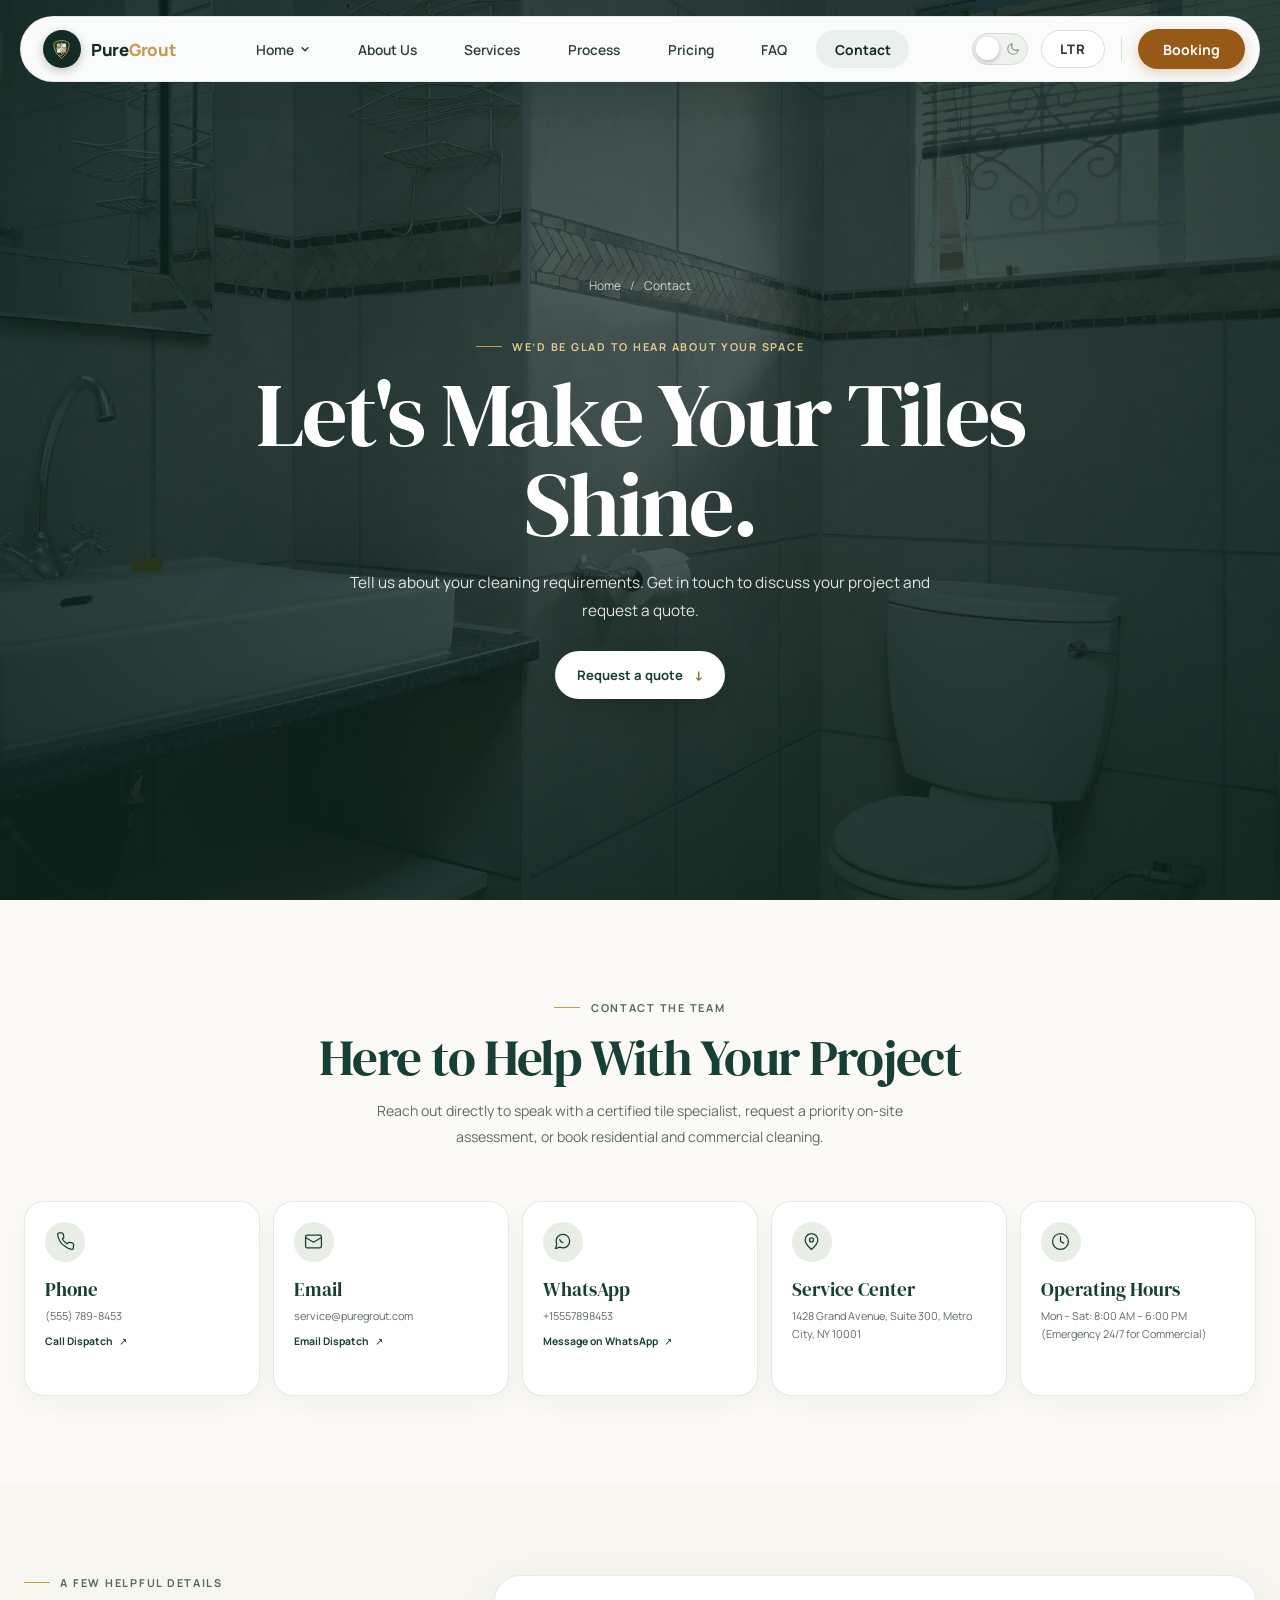
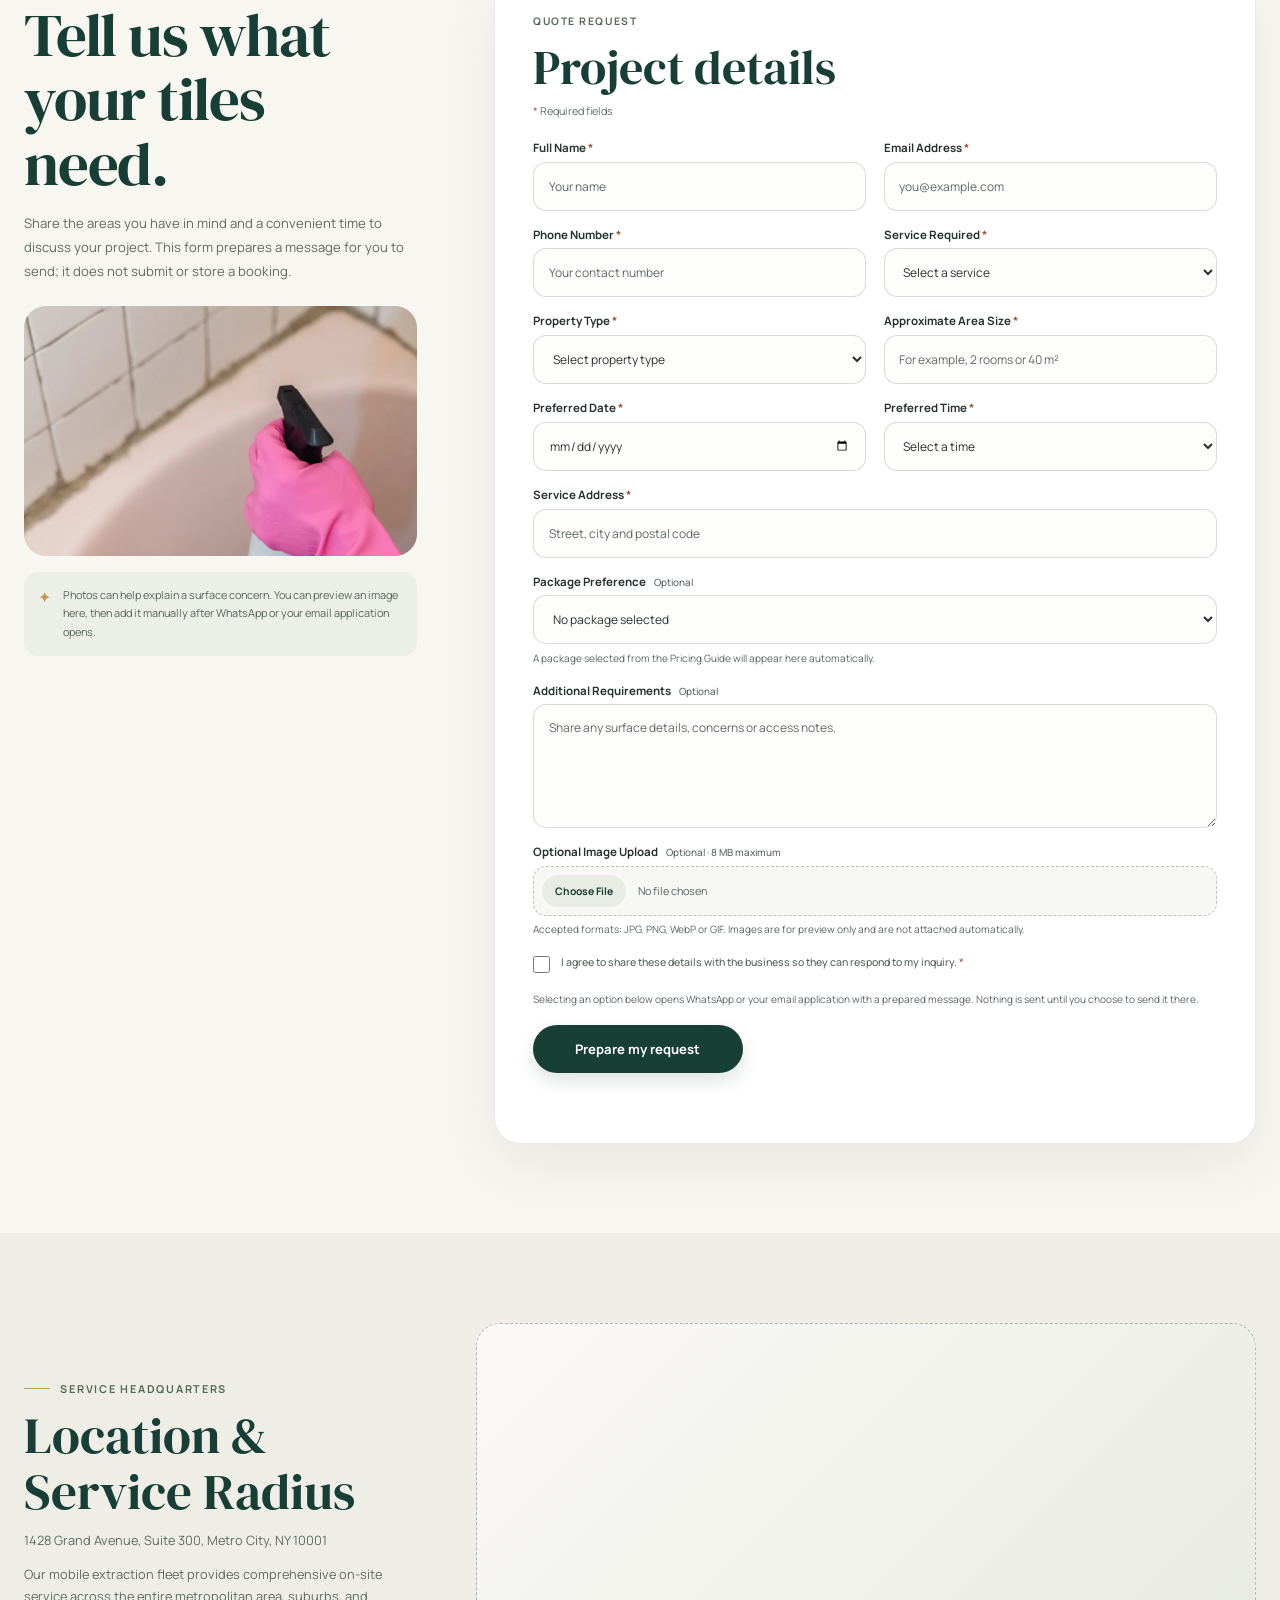
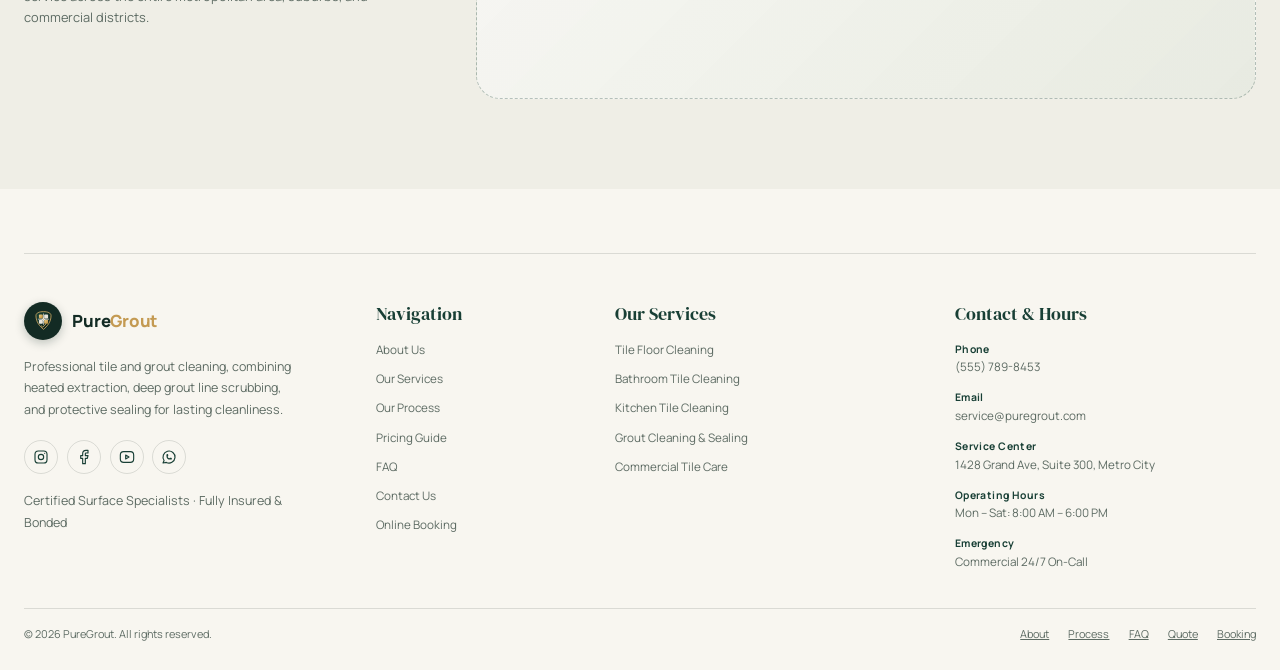
<file: contact.html>
<!doctype html>
<html lang="en">
<head>
  <meta charset="utf-8">
  <meta name="viewport" content="width=device-width, initial-scale=1">
  <meta name="theme-color" content="#F8F6F0">
  <meta name="description" content="Request a fast tile and grout cleaning quote from PureGrout. Connect directly by phone, email, WhatsApp, or through our online estimation form.">
  <link rel="canonical" href="https://puregrout.com/contact.html">
  <link rel="icon" type="image/svg+xml" href="assets/icons/favicon.svg">
  <link rel="alternate icon" type="image/png" href="assets/icons/favicon-32x32.png">
  <link rel="apple-touch-icon" href="assets/icons/favicon-32x32.png">
  <title>Contact &amp; Free Quote | Tile &amp; Grout Cleaning Service | PureGrout</title>
  <meta property="og:type" content="website">
  <meta property="og:title" content="Contact &amp; Free Quote | Tile &amp; Grout Cleaning Service | PureGrout">
  <meta property="og:description" content="Request a fast tile and grout cleaning quote from PureGrout. Connect directly by phone, email, WhatsApp, or through our online estimation form.">
  <meta property="og:url" content="https://puregrout.com/contact.html">
  <meta property="og:image" content="https://puregrout.com/assets/images/modern-tiled-bathroom.webp">
  <meta property="og:image:alt" content="Clean, light-filled tiled bathroom">
  <meta name="twitter:card" content="summary_large_image">
  <link rel="preconnect" href="https://fonts.googleapis.com">
  <link rel="preconnect" href="https://fonts.gstatic.com" crossorigin>
  <link href="https://fonts.googleapis.com/css2?family=DM+Serif+Display&family=Manrope:wght@400;500;600;700&display=swap" rel="stylesheet">
  <link rel="stylesheet" href="css/style.css">
  <link rel="stylesheet" href="css/responsive.css">
  <link rel="stylesheet" href="css/pages/contact.css">
  <script src="js/components.js" defer></script>
  <script src="js/navigation.js" defer></script>
  <script src="js/main.js" defer></script>
  <script src="js/booking.js" defer></script>
  <script>
    (function () {
      try {
        var s = localStorage.getItem('puregrout-theme');
        var d = s ? s === 'dark' : (window.matchMedia && window.matchMedia('(prefers-color-scheme: dark)').matches);
        if (d) document.documentElement.classList.add('theme-dark');
      } catch (e) {}
    })();
  </script>
</head>
<body data-page="contact">
  <a class="skip-link" href="#main-content">Skip to content</a>
  <div id="site-header"></div>
  <main id="main-content" tabindex="-1">
    <section class="contact-hero" aria-labelledby="contact-hero-title">
      <div class="contact-hero-content site-container">
        <nav class="breadcrumbs contact-breadcrumbs" aria-label="Breadcrumb">
          <ol><li><a href="index.html">Home</a></li><li aria-current="page">Contact</li></ol>
        </nav>
        <p class="eyebrow">We’d be glad to hear about your space</p>
        <h1 id="contact-hero-title">Let's Make Your Tiles Shine.</h1>
        <p>Tell us about your cleaning requirements. Get in touch to discuss your project and request a quote.</p>
        <a class="button button-light" href="#booking-form">Request a quote <span aria-hidden="true">↓</span></a>
      </div>
      <div class="contact-hero-image" role="img" aria-label="Clean, light-filled tiled bathroom"></div>
      <div class="contact-hero-overlay" aria-hidden="true"></div>
    </section>

    <section class="contact-details-section section-space" aria-labelledby="contact-details-title">
      <div class="site-container">
        <header class="section-heading">
          <p class="eyebrow">Contact the team</p>
          <h2 id="contact-details-title">Here to Help With Your Project</h2>
          <p>Reach out directly to speak with a certified tile specialist, request a priority on-site assessment, or book residential and commercial cleaning.</p>
        </header>
        <div class="contact-cards">
          <article class="contact-card">
            <span class="contact-card-icon" aria-hidden="true"><svg viewBox="0 0 24 24" fill="none" stroke="currentColor" stroke-width="2" stroke-linecap="round" stroke-linejoin="round"><path d="M22 16.92v3a2 2 0 0 1-2.18 2A19.8 19.8 0 0 1 11.19 18a19.5 19.5 0 0 1-6-6A19.8 19.8 0 0 1 2.09 3.18 2 2 0 0 1 4.08 1h3a2 2 0 0 1 2 1.72c.12.96.36 1.9.7 2.8a2 2 0 0 1-.45 2.11L8.06 8.9a16 16 0 0 0 6 6l1.27-1.27a2 2 0 0 1 2.11-.45c.9.34 1.84.58 2.8.7A2 2 0 0 1 22 16.92Z"/></svg></span>
            <h3>Phone</h3>
            <p data-business-phone-text>(555) 789-8453</p>
            <a class="contact-card-link" href="tel:5557898453" data-business-phone-link>Call Dispatch <span aria-hidden="true">↗</span></a>
          </article>
          <article class="contact-card">
            <span class="contact-card-icon" aria-hidden="true"><svg viewBox="0 0 24 24" fill="none" stroke="currentColor" stroke-width="2" stroke-linecap="round" stroke-linejoin="round"><rect x="2" y="4" width="20" height="16" rx="2"/><path d="m22 7-10 6L2 7"/></svg></span>
            <h3>Email</h3>
            <p data-business-email-text>service@puregrout.com</p>
            <a class="contact-card-link" href="mailto:service@puregrout.com" data-business-email-link>Email Dispatch <span aria-hidden="true">↗</span></a>
          </article>
          <article class="contact-card">
            <span class="contact-card-icon" aria-hidden="true"><svg viewBox="0 0 24 24" fill="none" stroke="currentColor" stroke-width="2" stroke-linecap="round" stroke-linejoin="round"><path d="M21 11.5a8.4 8.4 0 0 1-.9 3.8 8.5 8.5 0 0 1-7.6 4.7 8.4 8.4 0 0 1-3.8-.9L3 21l1.9-5.7a8.4 8.4 0 0 1-.9-3.8 8.5 8.5 0 0 1 4.7-7.6 8.4 8.4 0 0 1 3.8-.9h.5a8.5 8.5 0 0 1 8 8v.5Z"/><path d="M8.5 9.5c.5 2 2 3.5 4 4"/></svg></span>
            <h3>WhatsApp</h3>
            <p data-business-whatsapp-text>+1 (555) 789-8453</p>
            <a class="contact-card-link" href="https://wa.me/15557898453" data-business-whatsapp-link target="_blank" rel="noopener noreferrer">Message on WhatsApp <span aria-hidden="true">↗</span></a>
          </article>
          <article class="contact-card">
            <span class="contact-card-icon" aria-hidden="true"><svg viewBox="0 0 24 24" fill="none" stroke="currentColor" stroke-width="2" stroke-linecap="round" stroke-linejoin="round"><path d="M20 10c0 5-8 12-8 12S4 15 4 10a8 8 0 1 1 16 0Z"/><circle cx="12" cy="10" r="2.5"/></svg></span>
            <h3>Service Center</h3>
            <p data-business-address-text>1428 Grand Avenue, Suite 300, Metro City, NY 10001</p>
          </article>
          <article class="contact-card">
            <span class="contact-card-icon" aria-hidden="true"><svg viewBox="0 0 24 24" fill="none" stroke="currentColor" stroke-width="2" stroke-linecap="round" stroke-linejoin="round"><circle cx="12" cy="12" r="10"/><path d="M12 6v6l4 2"/></svg></span>
            <h3>Operating Hours</h3>
            <p data-business-hours-text>Mon – Sat: 8:00 AM – 6:00 PM (24/7 Commercial Emergency)</p>
          </article>
        </div>
      </div>
    </section>

    <section class="booking-section section-space" aria-labelledby="booking-title">
      <div class="site-container booking-layout">
        <aside class="booking-intro">
          <p class="eyebrow">A few helpful details</p>
          <h2 id="booking-title">Tell us what your tiles need.</h2>
          <p>Share the areas you have in mind and a convenient time to discuss your project. This form prepares a message for you to send; it does not submit or store a booking.</p>
          <div class="booking-image-wrap"><img src="assets/images/tile-cleaning-action.webp" alt="Cleaning professional working carefully across a tiled floor" width="1800" height="2700" loading="lazy" decoding="async"></div>
          <div class="booking-note"><span aria-hidden="true">✦</span><p>Photos can help explain a surface concern. You can preview an image here, then add it manually after WhatsApp or your email application opens.</p></div>
        </aside>

        <div class="booking-form-card">
          <p class="form-eyebrow">Quote request</p>
          <h2>Project details</h2>
          <p class="form-required-note"><span aria-hidden="true">*</span> Required fields</p>
          <form id="booking-form" novalidate>
            <div class="booking-fields">
              <div class="form-field">
                <label for="full-name">Full Name <span aria-hidden="true">*</span></label>
                <input id="full-name" name="fullName" type="text" autocomplete="name" required minlength="2" maxlength="120" placeholder="Your name" aria-describedby="error-full-name">
                <small class="field-error" id="error-full-name" data-error-for="full-name"></small>
              </div>
              <div class="form-field">
                <label for="email-address">Email Address <span aria-hidden="true">*</span></label>
                <input id="email-address" name="email" type="email" autocomplete="email" required maxlength="254" placeholder="you@example.com" aria-describedby="error-email-address">
                <small class="field-error" id="error-email-address" data-error-for="email-address"></small>
              </div>
              <div class="form-field">
                <label for="phone-number">Phone Number <span aria-hidden="true">*</span></label>
                <input id="phone-number" name="phone" type="tel" autocomplete="tel" required maxlength="30" placeholder="Your contact number" aria-describedby="error-phone-number">
                <small class="field-error" id="error-phone-number" data-error-for="phone-number"></small>
              </div>
              <div class="form-field">
                <label for="service-required">Service Required <span aria-hidden="true">*</span></label>
                <select id="service-required" name="service" required aria-describedby="error-service-required">
                  <option value="">Select a service</option><option value="tile-floor-cleaning">Tile Floor Cleaning</option><option value="bathroom-cleaning">Bathroom Tile Cleaning</option><option value="kitchen-cleaning">Kitchen Tile Cleaning</option><option value="grout-cleaning">Grout Cleaning</option><option value="grout-restoration">Grout Restoration</option><option value="complete-cleaning">Complete Cleaning</option><option value="other">Other</option>
                </select>
                <small class="field-error" id="error-service-required" data-error-for="service-required"></small>
              </div>
              <div class="form-field">
                <label for="property-type">Property Type <span aria-hidden="true">*</span></label>
                <select id="property-type" name="propertyType" required aria-describedby="error-property-type">
                  <option value="">Select property type</option><option value="residential">Residential</option><option value="commercial">Commercial</option>
                </select>
                <small class="field-error" id="error-property-type" data-error-for="property-type"></small>
              </div>
              <div class="form-field">
                <label for="area-size">Approximate Area Size <span aria-hidden="true">*</span></label>
                <input id="area-size" name="areaSize" type="text" required maxlength="120" placeholder="For example, 2 rooms or 40 m²" aria-describedby="error-area-size">
                <small class="field-error" id="error-area-size" data-error-for="area-size"></small>
              </div>
              <div class="form-field">
                <label for="preferred-date">Preferred Date <span aria-hidden="true">*</span></label>
                <input id="preferred-date" name="preferredDate" type="date" required aria-describedby="error-preferred-date">
                <small class="field-error" id="error-preferred-date" data-error-for="preferred-date"></small>
              </div>
              <div class="form-field">
                <label for="preferred-time">Preferred Time <span aria-hidden="true">*</span></label>
                <select id="preferred-time" name="preferredTime" required aria-describedby="error-preferred-time">
                  <option value="">Select a time</option><option>Morning</option><option>Midday</option><option>Afternoon</option><option>Flexible</option>
                </select>
                <small class="field-error" id="error-preferred-time" data-error-for="preferred-time"></small>
              </div>
              <div class="form-field form-field-full">
                <label for="service-address">Service Address <span aria-hidden="true">*</span></label>
                <input id="service-address" name="address" type="text" autocomplete="street-address" required maxlength="240" placeholder="Street, city and postal code" aria-describedby="error-service-address">
                <small class="field-error" id="error-service-address" data-error-for="service-address"></small>
              </div>
              <div class="form-field form-field-full">
                <label for="package-choice">Package Preference <span class="optional-label">Optional</span></label>
                <select id="package-choice" name="package">
                  <option value="">No package selected</option><option value="essential-refresh">Essential Refresh</option><option value="deep-clean">Deep Clean</option><option value="complete-restoration">Complete Restoration</option>
                </select>
                <small class="field-hint">A package selected from the Pricing Guide will appear here automatically.</small>
              </div>
              <div class="form-field form-field-full">
                <label for="requirements">Additional Requirements <span class="optional-label">Optional</span></label>
                <textarea id="requirements" name="requirements" maxlength="2000" placeholder="Share any surface details, concerns or access notes."></textarea>
              </div>
              <div class="form-field form-field-full upload-field">
                <label for="image-upload">Optional Image Upload <span class="optional-label">Optional · 8 MB maximum</span></label>
                <input id="image-upload" name="image" type="file" accept="image/jpeg,image/png,image/webp,image/gif" aria-describedby="image-upload-help error-image-upload">
                <span class="field-hint" id="image-upload-help">Accepted formats: JPG, PNG, WebP or GIF. Images are for preview only and are not attached automatically.</span>
                <small class="field-error" id="error-image-upload" data-error-for="image-upload"></small>
                <div id="image-preview" class="image-preview" hidden>
                  <img id="image-preview-image" alt="Preview of selected cleaning project image" width="88" height="68">
                  <div><span id="image-preview-name"></span><button id="remove-image" class="remove-image" type="button">Remove image</button></div>
                </div>
              </div>
              <div class="privacy-field form-field-full">
                <input id="privacy-consent" name="privacyConsent" type="checkbox" required aria-describedby="error-privacy-consent">
                <label for="privacy-consent">I agree to share these details with the business so they can respond to my inquiry. <span aria-hidden="true">*</span></label>
                <small class="field-error" id="error-privacy-consent" data-error-for="privacy-consent"></small>
              </div>
            </div>
            <p class="form-privacy-note">Selecting an option below opens WhatsApp or your email application with a prepared message. Nothing is sent until you choose to send it there.</p>
            <button class="button button-primary submit-button" id="prepare-request" type="submit"><span class="button-label">Prepare my request</span><span class="button-spinner" aria-hidden="true"></span></button>
            <p id="form-status" class="form-status" role="status" aria-live="polite"></p>
          </form>

          <section class="booking-success" id="booking-success" aria-labelledby="booking-success-title" tabindex="-1" hidden>
            <span class="success-mark" aria-hidden="true">✓</span>
            <p class="eyebrow">Ready for your review</p>
            <h3 id="booking-success-title">Your booking request is ready.</h3>
            <p class="success-message">Please send the prepared message through WhatsApp or email to contact the business.</p>
            <div class="booking-summary"><h4>Message preview</h4><pre id="booking-summary-text"></pre></div>
            <p class="attachment-note">Image attachments cannot automatically transfer through WhatsApp or email links. If you selected an image, please add it manually after the app opens.</p>
            <div class="handoff-actions">
              <a class="button button-primary" id="whatsapp-handoff" href="#" target="_blank" rel="noopener noreferrer" aria-disabled="true">Continue with WhatsApp <span aria-hidden="true">↗</span></a>
              <a class="button button-secondary" id="email-handoff" href="#" aria-disabled="true">Continue with Email <span aria-hidden="true">↗</span></a>
            </div>
            <p class="configuration-note" id="handoff-configuration-note">Direct dispatch channels ready. Select an option above to send your prepared request.</p>
          </section>
        </div>
      </div>
    </section>

    <section class="location-section section-space" aria-labelledby="location-title">
      <div class="site-container location-layout">
        <div class="location-copy">
          <p class="eyebrow">Service headquarters</p>
          <h2 id="location-title">Location &amp; Service Radius</h2>
          <p data-location-address>1428 Grand Avenue, Suite 300, Metro City, NY 10001</p>
          <p class="location-note">Our mobile extraction fleet provides comprehensive on-site service across the entire metropolitan area, suburbs, and commercial districts.</p>
        </div>
        <div class="map-placeholder">
          <iframe class="location-map" src="https://www.google.com/maps/embed?pb=!1m18!1m12!1m3!1d193595.15830869428!2d-74.119763973046!3d40.69766374874431!2m3!1f0!2f0!3f0!3m2!1i1024!2i768!4f13.1!3m3!1m2!1s0x89c24fa5d33f083b%3A0xc80b8f06e177fe62!2sNew%20York%2C%20NY!5e0!3m2!1sen!2sus!4v1650000000000!5m2!1sen!2sus" width="100%" height="310" style="border:0;" allowfullscreen="" loading="lazy" referrerpolicy="no-referrer-when-downgrade" title="Map showing PureGrout service center and coverage area"></iframe>
        </div>
      </div>
    </section>
  </main>
  <div id="site-footer"></div>
</body>
</html>
</file>
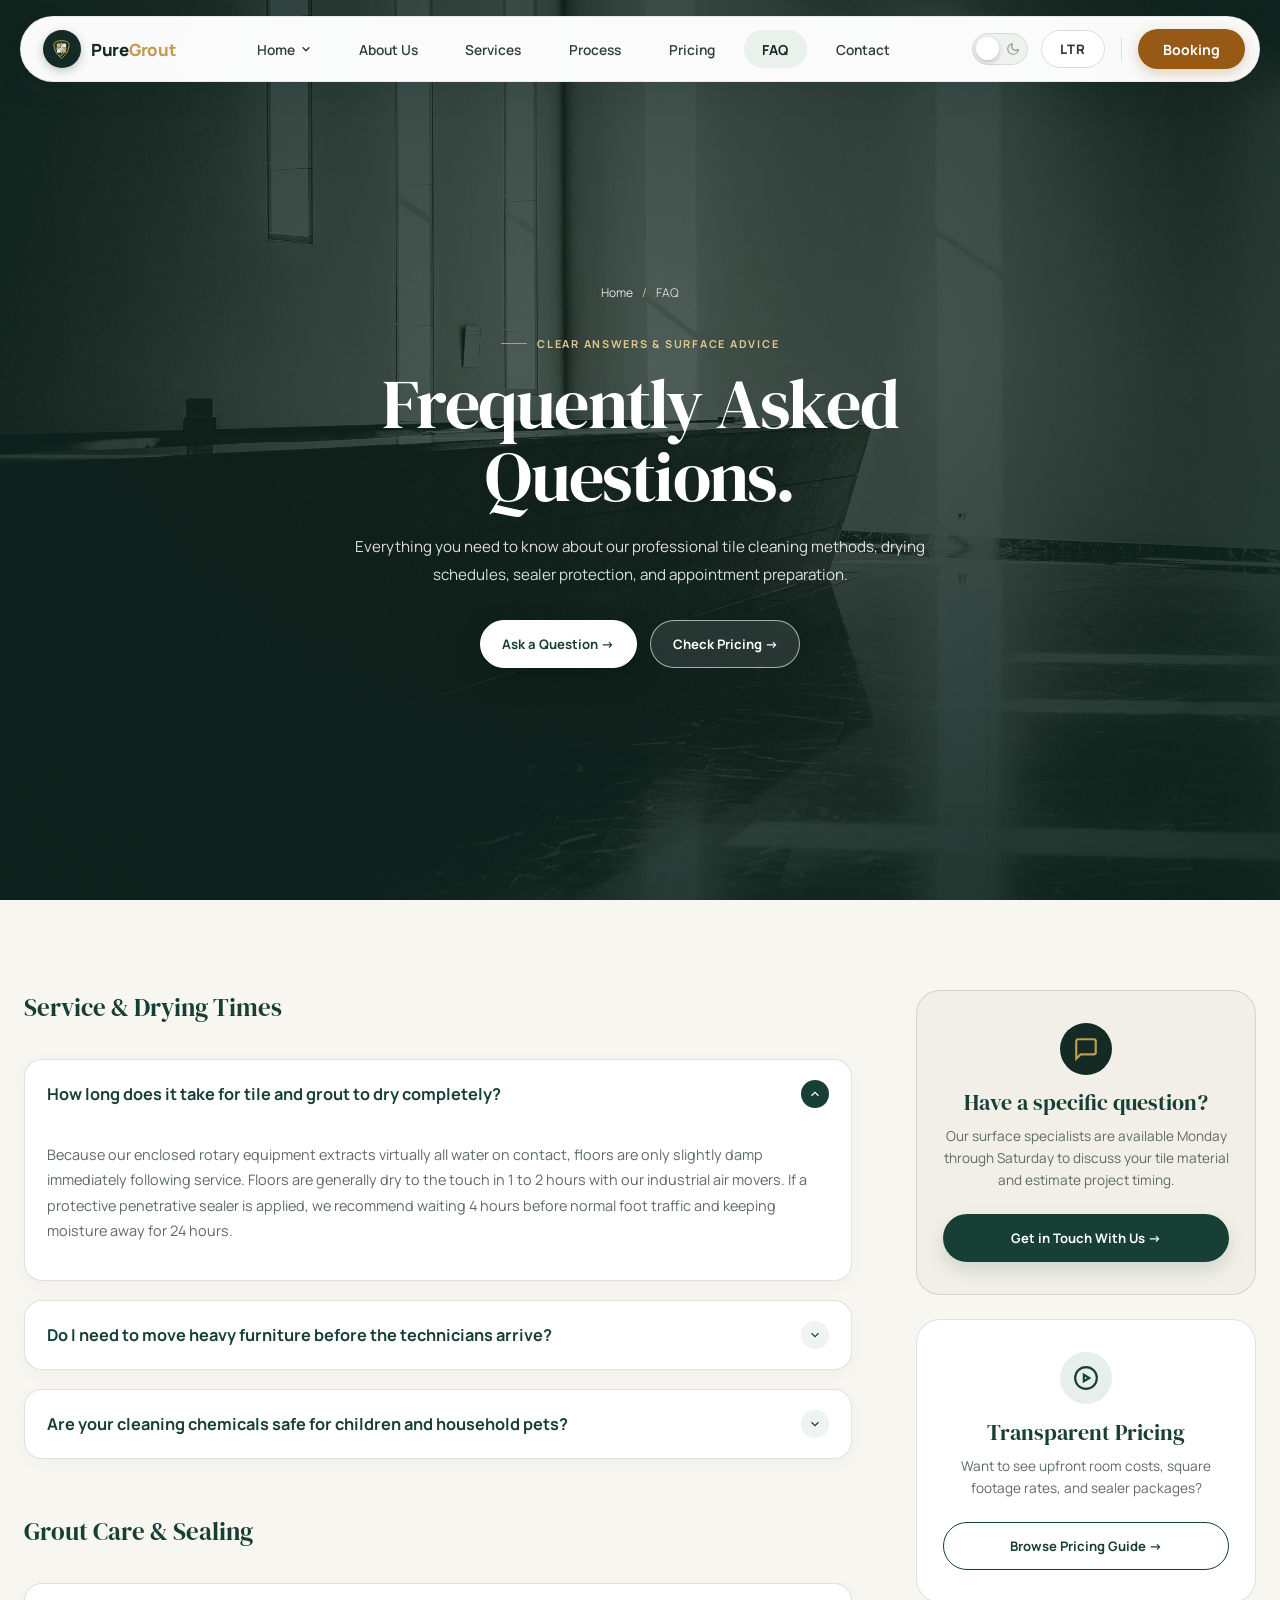
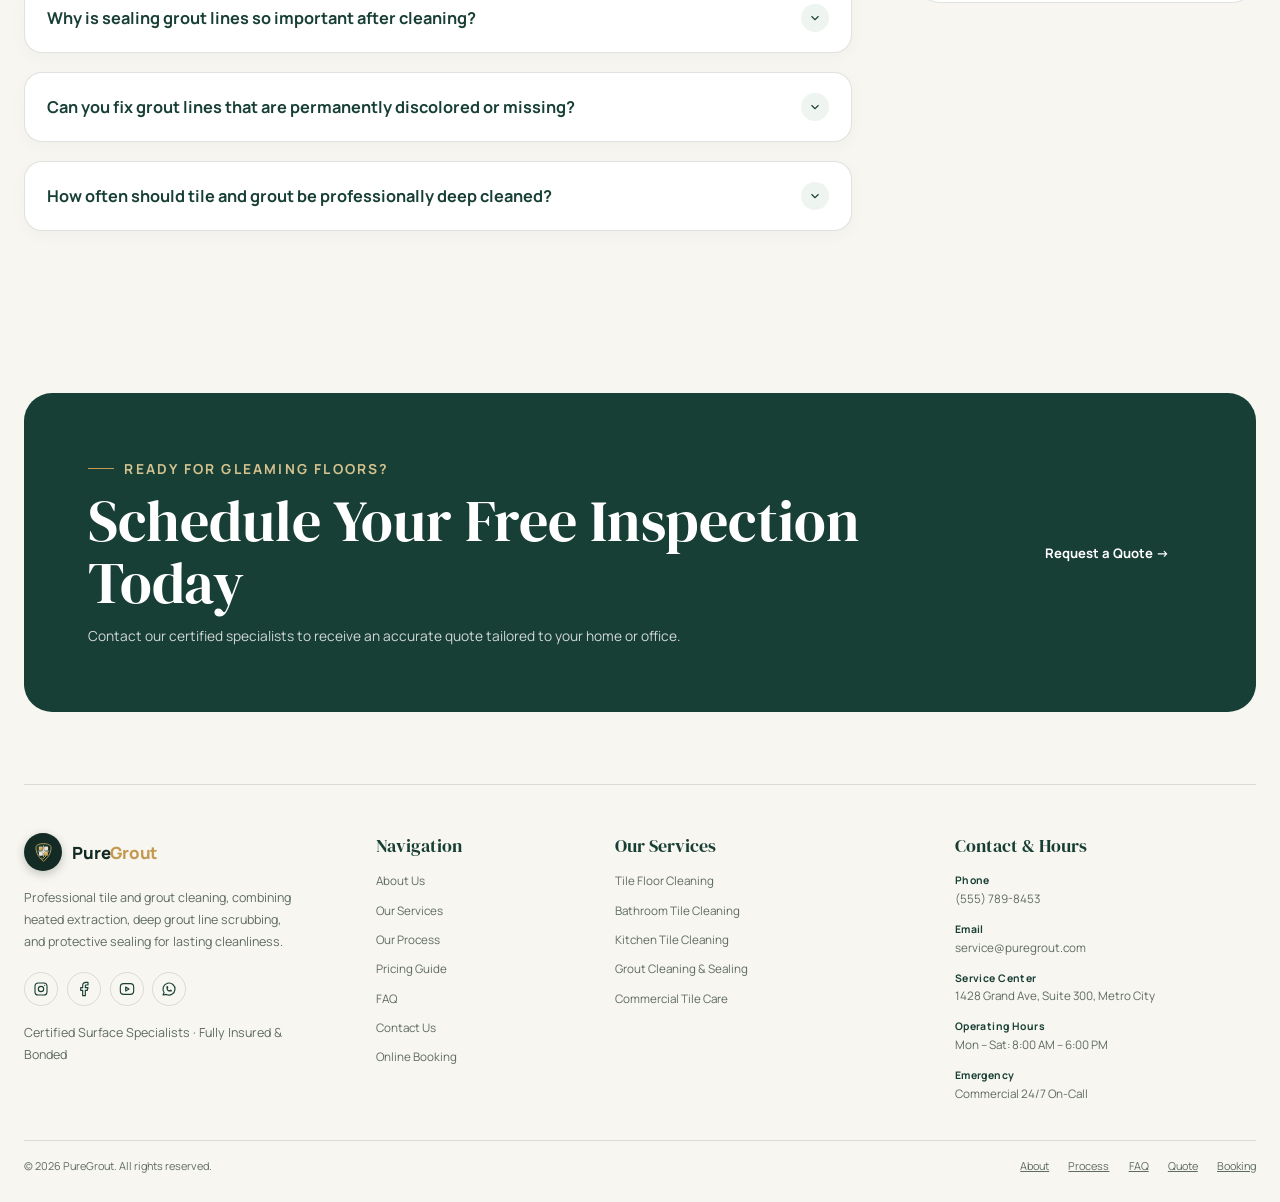
<file: faq.html>
<!doctype html>
<html lang="en">
<head>
  <meta charset="utf-8">
  <meta name="viewport" content="width=device-width, initial-scale=1">
  <meta name="theme-color" content="#F8F6F0">
  <meta name="description" content="Common questions and expert answers regarding tile and grout deep cleaning, drying times, grout sealers, pet-safety, and tile maintenance from PureGrout.">
  <link rel="canonical" href="https://puregrout.com/faq.html">
  <link rel="icon" type="image/svg+xml" href="assets/icons/favicon.svg">
  <link rel="alternate icon" type="image/png" href="assets/icons/favicon-32x32.png">
  <link rel="apple-touch-icon" href="assets/icons/favicon-32x32.png">
  <title>Frequently Asked Questions | Tile &amp; Grout Care FAQ | PureGrout</title>
  <meta property="og:type" content="website">
  <meta property="og:title" content="Frequently Asked Questions | Tile &amp; Grout Care FAQ | PureGrout">
  <meta property="og:description" content="Common questions and expert answers regarding tile and grout deep cleaning, drying times, grout sealers, pet-safety, and tile maintenance from PureGrout.">
  <meta property="og:url" content="https://puregrout.com/faq.html">
  <meta property="og:image" content="https://puregrout.com/assets/images/marble-bathroom-interior.webp">
  <meta name="twitter:card" content="summary_large_image">
  <link rel="preconnect" href="https://fonts.googleapis.com">
  <link rel="preconnect" href="https://fonts.gstatic.com" crossorigin>
  <link href="https://fonts.googleapis.com/css2?family=DM+Serif+Display&family=Manrope:wght@400;500;600;700;800&display=swap" rel="stylesheet">
  <link rel="stylesheet" href="css/style.css">
  <link rel="stylesheet" href="css/responsive.css">
  <link rel="stylesheet" href="css/pages/faq.css">
  <script src="js/components.js" defer></script>
  <script src="js/navigation.js" defer></script>
  <script src="js/main.js" defer></script>
  <script src="js/faq.js" defer></script>
  <script>
    (function () {
      try {
        var s = localStorage.getItem('puregrout-theme');
        var d = s ? s === 'dark' : (window.matchMedia && window.matchMedia('(prefers-color-scheme: dark)').matches);
        if (d) document.documentElement.classList.add('theme-dark');
      } catch (e) {}
    })();
  </script>
</head>
<body data-page="faq">
  <a class="skip-link" href="#main-content">Skip to content</a>
  <div id="site-header"></div>

  <main id="main-content" tabindex="-1">
    <section class="faq-hero" aria-labelledby="faq-hero-title">
      <img class="faq-hero-image" src="assets/images/marble-bathroom-interior.webp" alt="Clean marble bathroom interior" width="1800" height="1200" fetchpriority="high" decoding="async">
      <div class="faq-hero-overlay" aria-hidden="true"></div>
      <div class="faq-hero-content site-container">
        <nav class="breadcrumbs" aria-label="Breadcrumb">
          <ol><li><a href="index.html">Home</a></li><li aria-current="page">FAQ</li></ol>
        </nav>
        <p class="eyebrow">Clear answers &amp; surface advice</p>
        <h1 id="faq-hero-title">Frequently Asked Questions.</h1>
        <p>Everything you need to know about our professional tile cleaning methods, drying schedules, sealer protection, and appointment preparation.</p>
        <div class="hero-actions">
          <a class="button button-primary" href="contact.html">Ask a Question &rarr;</a>
          <a class="button button-secondary" href="pricing.html">Check Pricing &rarr;</a>
        </div>
      </div>
    </section>

    <!-- FAQ Main Layout -->
    <section class="section-space site-container" aria-labelledby="faq-section-title">
      <div class="faq-main-layout">
        <div class="faq-accordion-group">
          <h2 id="faq-section-title" class="faq-category-title">Service &amp; Drying Times</h2>

          <div class="faq-item">
            <button class="faq-question" type="button" aria-expanded="true" aria-controls="faq-ans-1">
              <span>How long does it take for tile and grout to dry completely?</span>
              <span class="faq-icon" aria-hidden="true"><svg viewBox="0 0 24 24" fill="none" stroke="currentColor" stroke-width="2"><path d="m6 9 6 6 6-6"/></svg></span>
            </button>
            <div id="faq-ans-1" class="faq-answer">
              <p>Because our enclosed rotary equipment extracts virtually all water on contact, floors are only slightly damp immediately following service. Floors are generally dry to the touch in 1 to 2 hours with our industrial air movers. If a protective penetrative sealer is applied, we recommend waiting 4 hours before normal foot traffic and keeping moisture away for 24 hours.</p>
            </div>
          </div>

          <div class="faq-item">
            <button class="faq-question" type="button" aria-expanded="false" aria-controls="faq-ans-2">
              <span>Do I need to move heavy furniture before the technicians arrive?</span>
              <span class="faq-icon" aria-hidden="true"><svg viewBox="0 0 24 24" fill="none" stroke="currentColor" stroke-width="2"><path d="m6 9 6 6 6-6"/></svg></span>
            </button>
            <div id="faq-ans-2" class="faq-answer" hidden>
              <p>We ask that you pick up small items, rugs, floor toys, and breakable decor prior to our arrival. Our technicians can carefully assist with moving light dining chairs, wastebaskets, and small movable tables. Very heavy items (refrigerators, large entertainment units, pianos) remain in place, and our precision hand wands clean tightly around their perimeters.</p>
            </div>
          </div>

          <div class="faq-item">
            <button class="faq-question" type="button" aria-expanded="false" aria-controls="faq-ans-3">
              <span>Are your cleaning chemicals safe for children and household pets?</span>
              <span class="faq-icon" aria-hidden="true"><svg viewBox="0 0 24 24" fill="none" stroke="currentColor" stroke-width="2"><path d="m6 9 6 6 6-6"/></svg></span>
            </button>
            <div id="faq-ans-3" class="faq-answer" hidden>
              <p>Yes, absolutely. We use eco-friendly, biodegradable, non-toxic alkaline detergents that release organic soils without emitting noxious fumes or corrosive acid fumes. Furthermore, our final heated rinse completely neutralizes the pH balance of the surface, leaving zero harmful chemical residue on your tile.</p>
            </div>
          </div>

          <h2 class="faq-category-title">Grout Care &amp; Sealing</h2>

          <div class="faq-item">
            <button class="faq-question" type="button" aria-expanded="false" aria-controls="faq-ans-4">
              <span>Why is sealing grout lines so important after cleaning?</span>
              <span class="faq-icon" aria-hidden="true"><svg viewBox="0 0 24 24" fill="none" stroke="currentColor" stroke-width="2"><path d="m6 9 6 6 6-6"/></svg></span>
            </button>
            <div id="faq-ans-4" class="faq-answer" hidden>
              <p>Grout is essentially colored concrete—it contains microscopic pores that act like an unpainted sponge. Without a penetrating sealer, dirty mop water, coffee spills, pet accidents, and cooking grease absorb directly into the core of the grout line where standard cleaning cannot reach. Sealing fills these microscopic voids with an invisible barrier that allows spills to bead on the surface for easy wiping.</p>
            </div>
          </div>

          <div class="faq-item">
            <button class="faq-question" type="button" aria-expanded="false" aria-controls="faq-ans-5">
              <span>Can you fix grout lines that are permanently discolored or missing?</span>
              <span class="faq-icon" aria-hidden="true"><svg viewBox="0 0 24 24" fill="none" stroke="currentColor" stroke-width="2"><path d="m6 9 6 6 6-6"/></svg></span>
            </button>
            <div id="faq-ans-5" class="faq-answer" hidden>
              <p>Yes. If grease or dye has permanently penetrated an unsealed grout line, our Grout Color Sealing service applies a tinted pigment sealant that restores uniform color across every channel. For chipped or crumbling areas, we offer spot regrouting prior to deep cleaning.</p>
            </div>
          </div>

          <div class="faq-item">
            <button class="faq-question" type="button" aria-expanded="false" aria-controls="faq-ans-6">
              <span>How often should tile and grout be professionally deep cleaned?</span>
              <span class="faq-icon" aria-hidden="true"><svg viewBox="0 0 24 24" fill="none" stroke="currentColor" stroke-width="2"><path d="m6 9 6 6 6-6"/></svg></span>
            </button>
            <div id="faq-ans-6" class="faq-answer" hidden>
              <p>For average residential households, professional cleaning once every 12 to 18 months keeps grout healthy and prevents permanent discoloration. For busy commercial properties, restaurants, medical clinics, or homes with multiple indoor pets, we recommend a semi-annual schedule.</p>
            </div>
          </div>
        </div>

        <!-- Sidebar card -->
        <aside class="faq-sidebar">
          <div class="faq-contact-card">
            <div class="faq-badge-icon" aria-hidden="true">
              <svg viewBox="0 0 24 24" fill="none" stroke="currentColor" stroke-width="2"><path d="M21 15a2 2 0 0 1-2 2H7l-4 4V5a2 2 0 0 1 2-2h14a2 2 0 0 1 2 2z"/></svg>
            </div>
            <h3>Have a specific question?</h3>
            <p>Our surface specialists are available Monday through Saturday to discuss your tile material and estimate project timing.</p>
            <a class="button button-primary" href="contact.html">Get in Touch With Us &rarr;</a>
          </div>

          <div class="faq-contact-card" style="background: var(--color-white);">
            <div class="faq-badge-icon" style="background: #E8EFEA; color: var(--color-forest);" aria-hidden="true">
              <svg viewBox="0 0 24 24" fill="none" stroke="currentColor" stroke-width="2"><circle cx="12" cy="12" r="10"/><path d="m10 15 5-3-5-3v6z"/></svg>
            </div>
            <h3>Transparent Pricing</h3>
            <p>Want to see upfront room costs, square footage rates, and sealer packages?</p>
            <a class="button button-secondary" href="pricing.html">Browse Pricing Guide &rarr;</a>
          </div>
        </aside>
      </div>
    </section>

    <!-- Call to action -->
    <section class="cta-section site-container" aria-labelledby="faq-cta-title">
      <div>
        <p class="eyebrow">Ready for gleaming floors?</p>
        <h2 id="faq-cta-title">Schedule Your Free Inspection Today</h2>
        <p>Contact our certified specialists to receive an accurate quote tailored to your home or office.</p>
      </div>
      <a class="button button-light" href="contact.html">Request a Quote &rarr;</a>
    </section>
  </main>

  <div id="site-footer"></div>
</body>
</html>
</file>
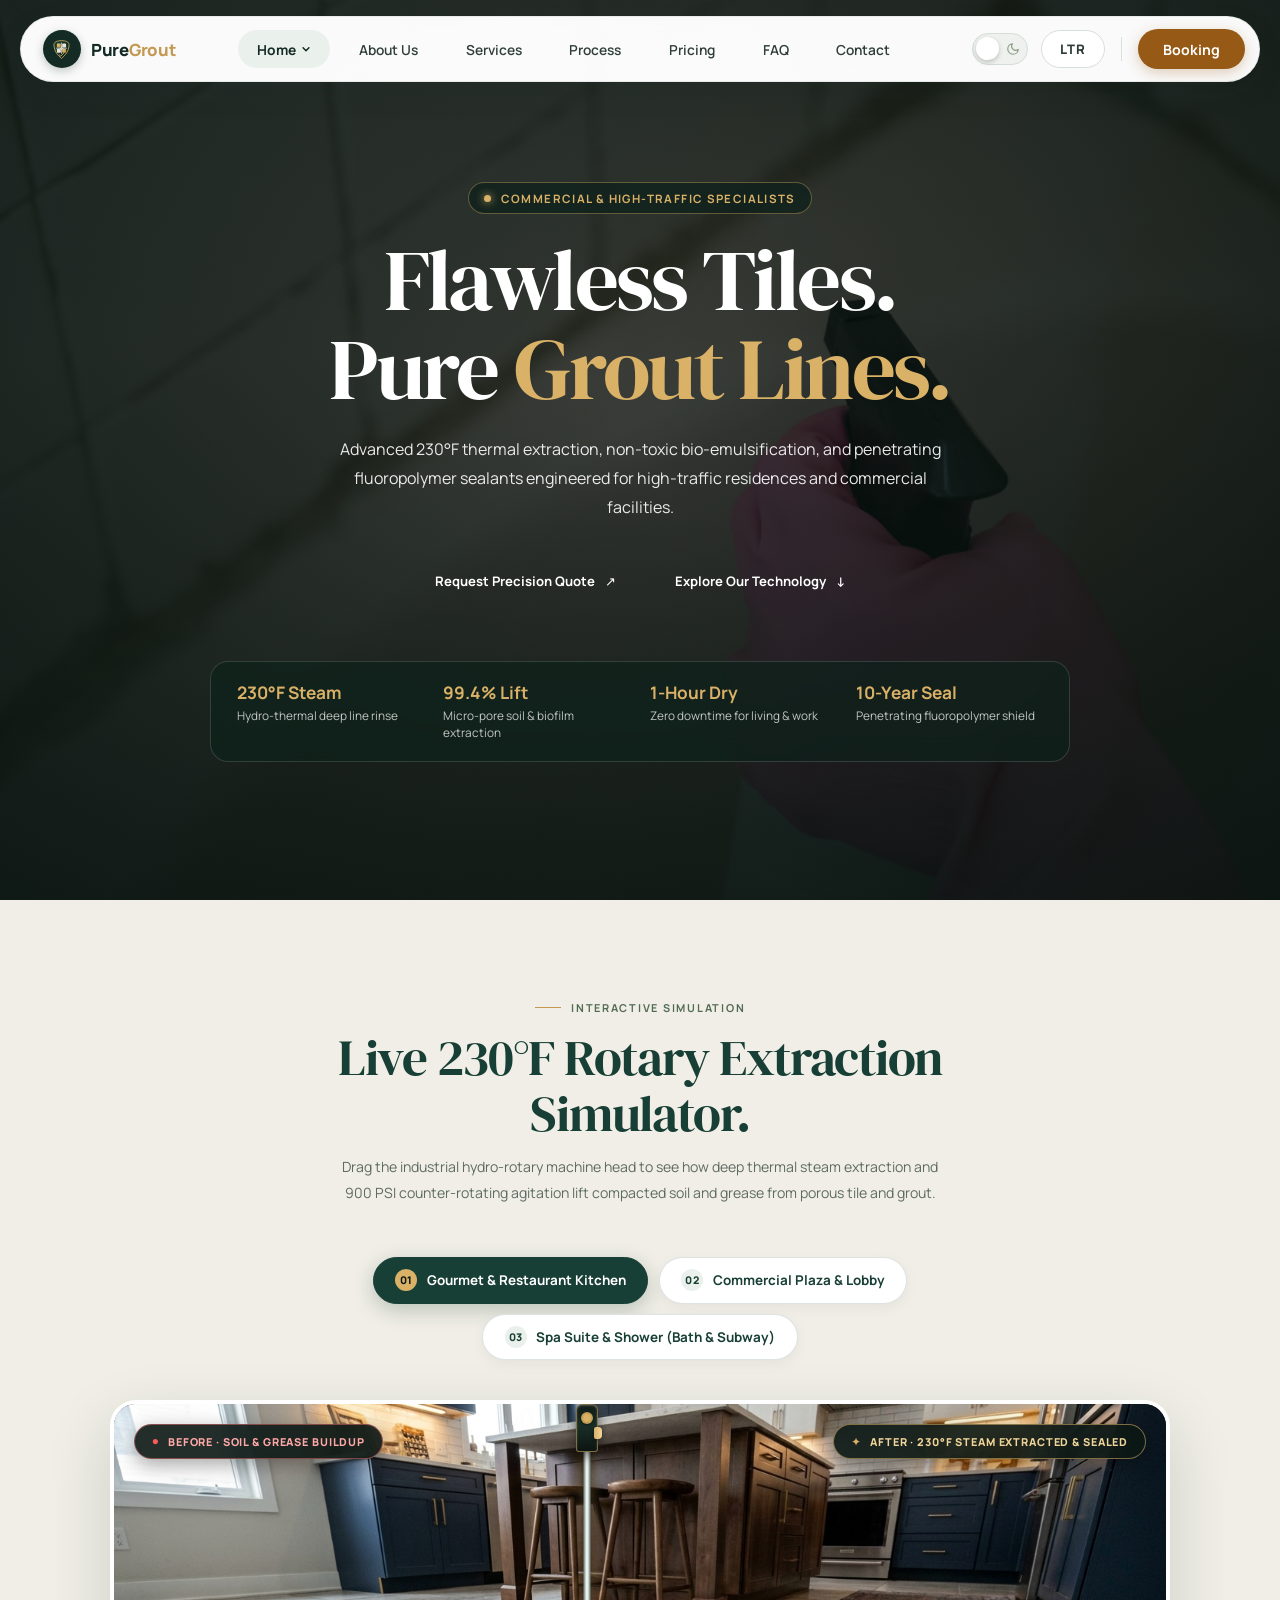
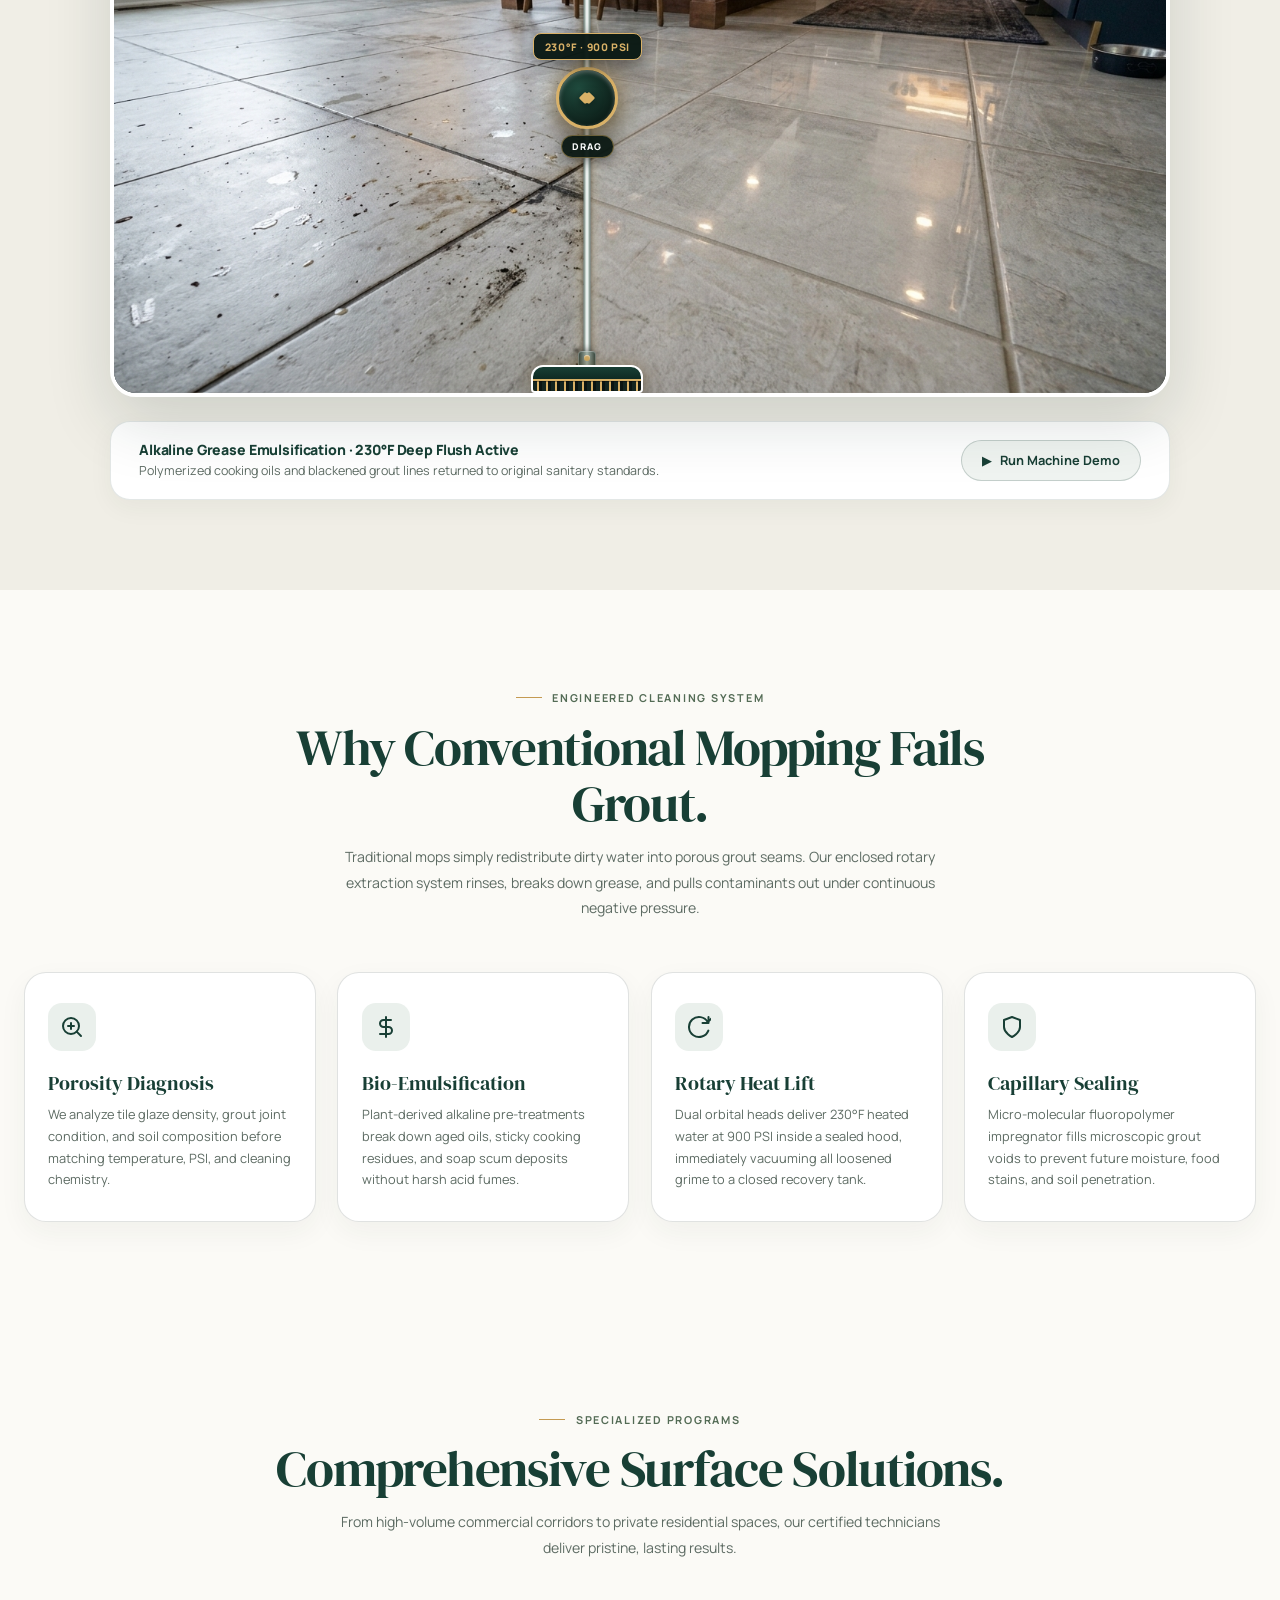
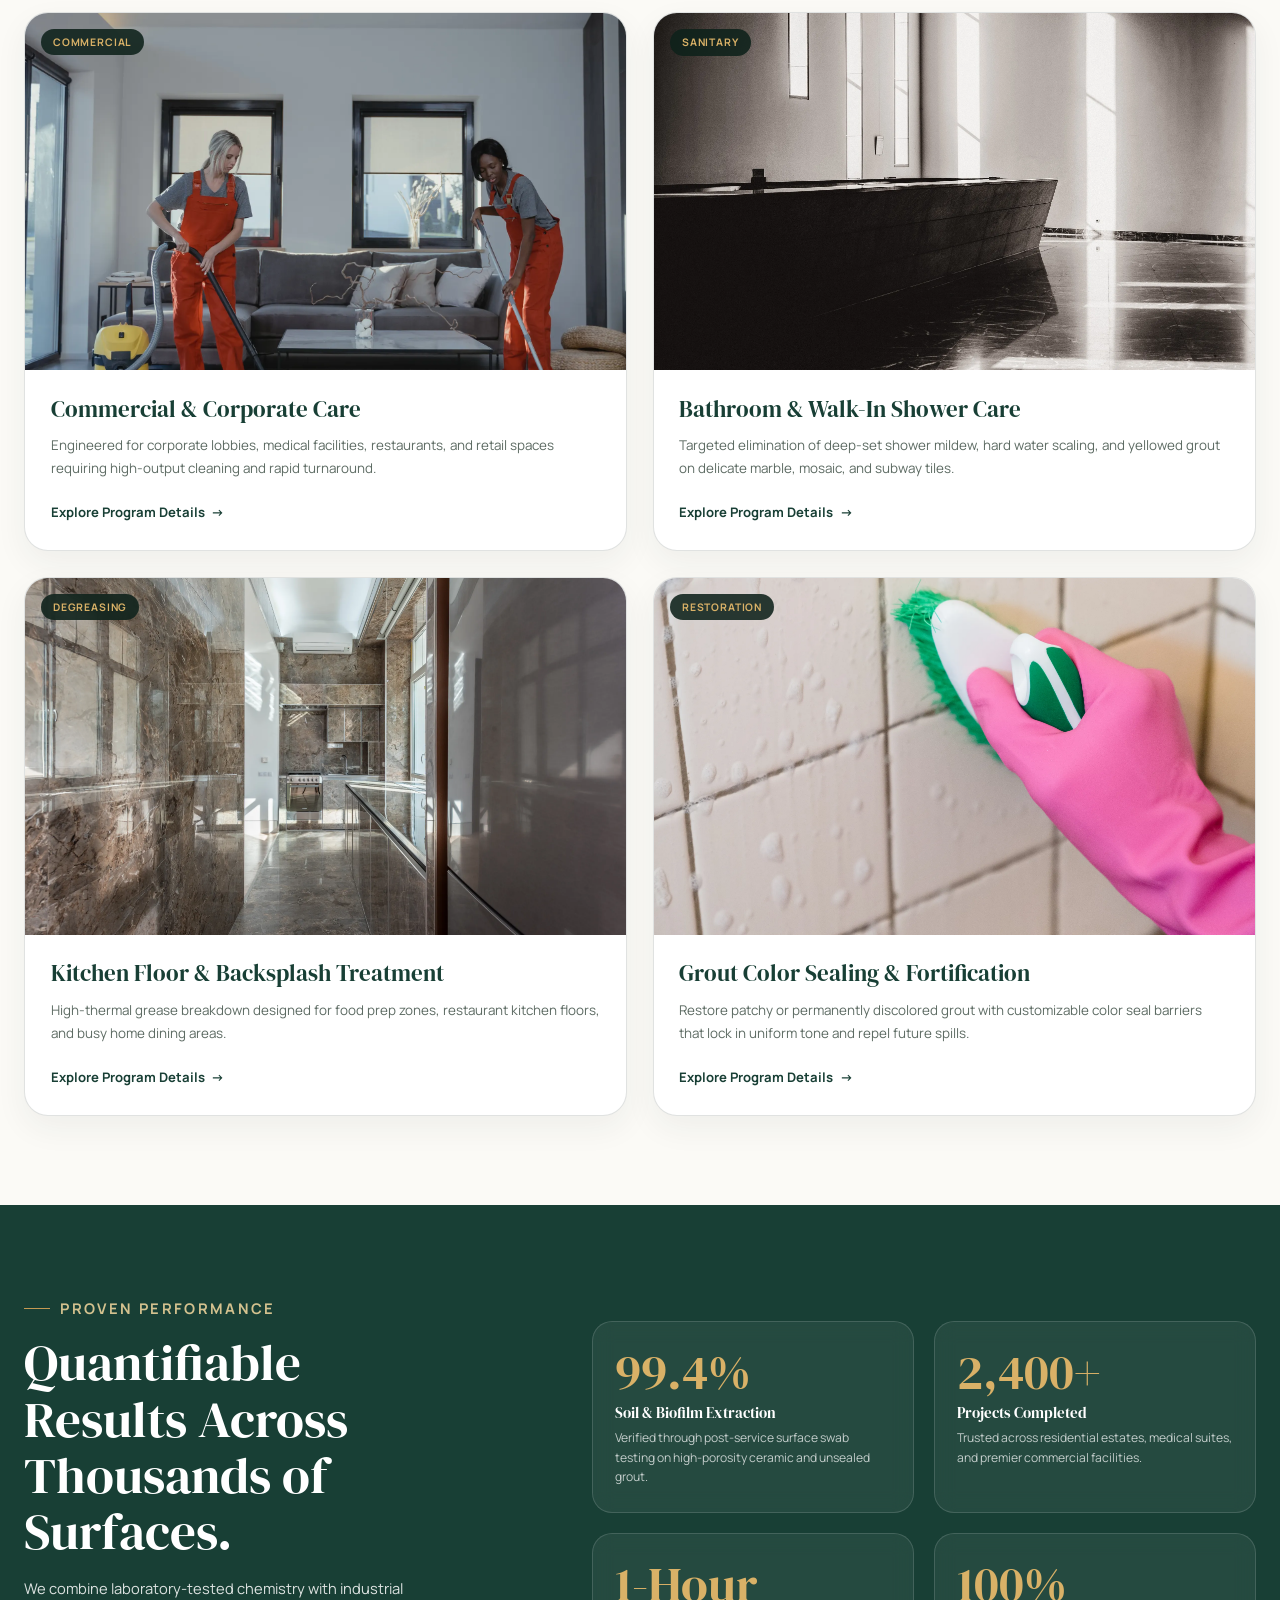
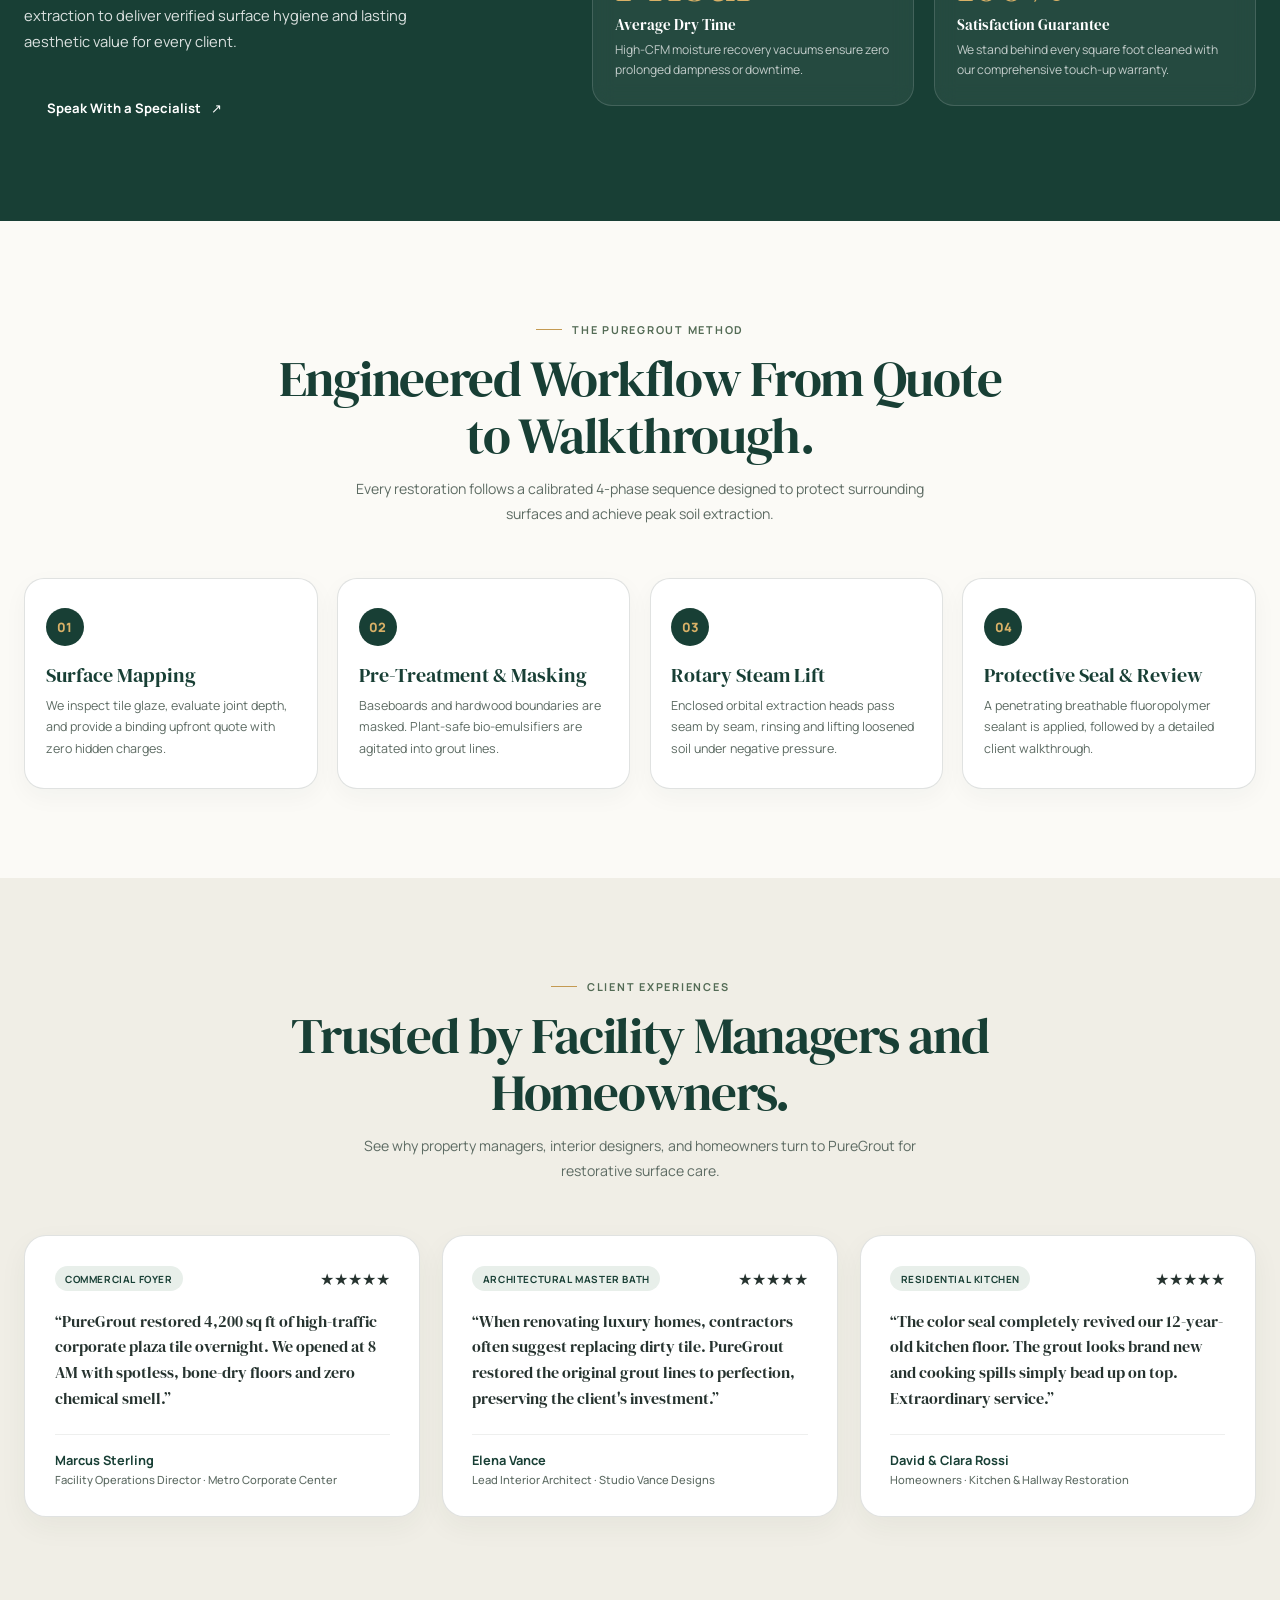
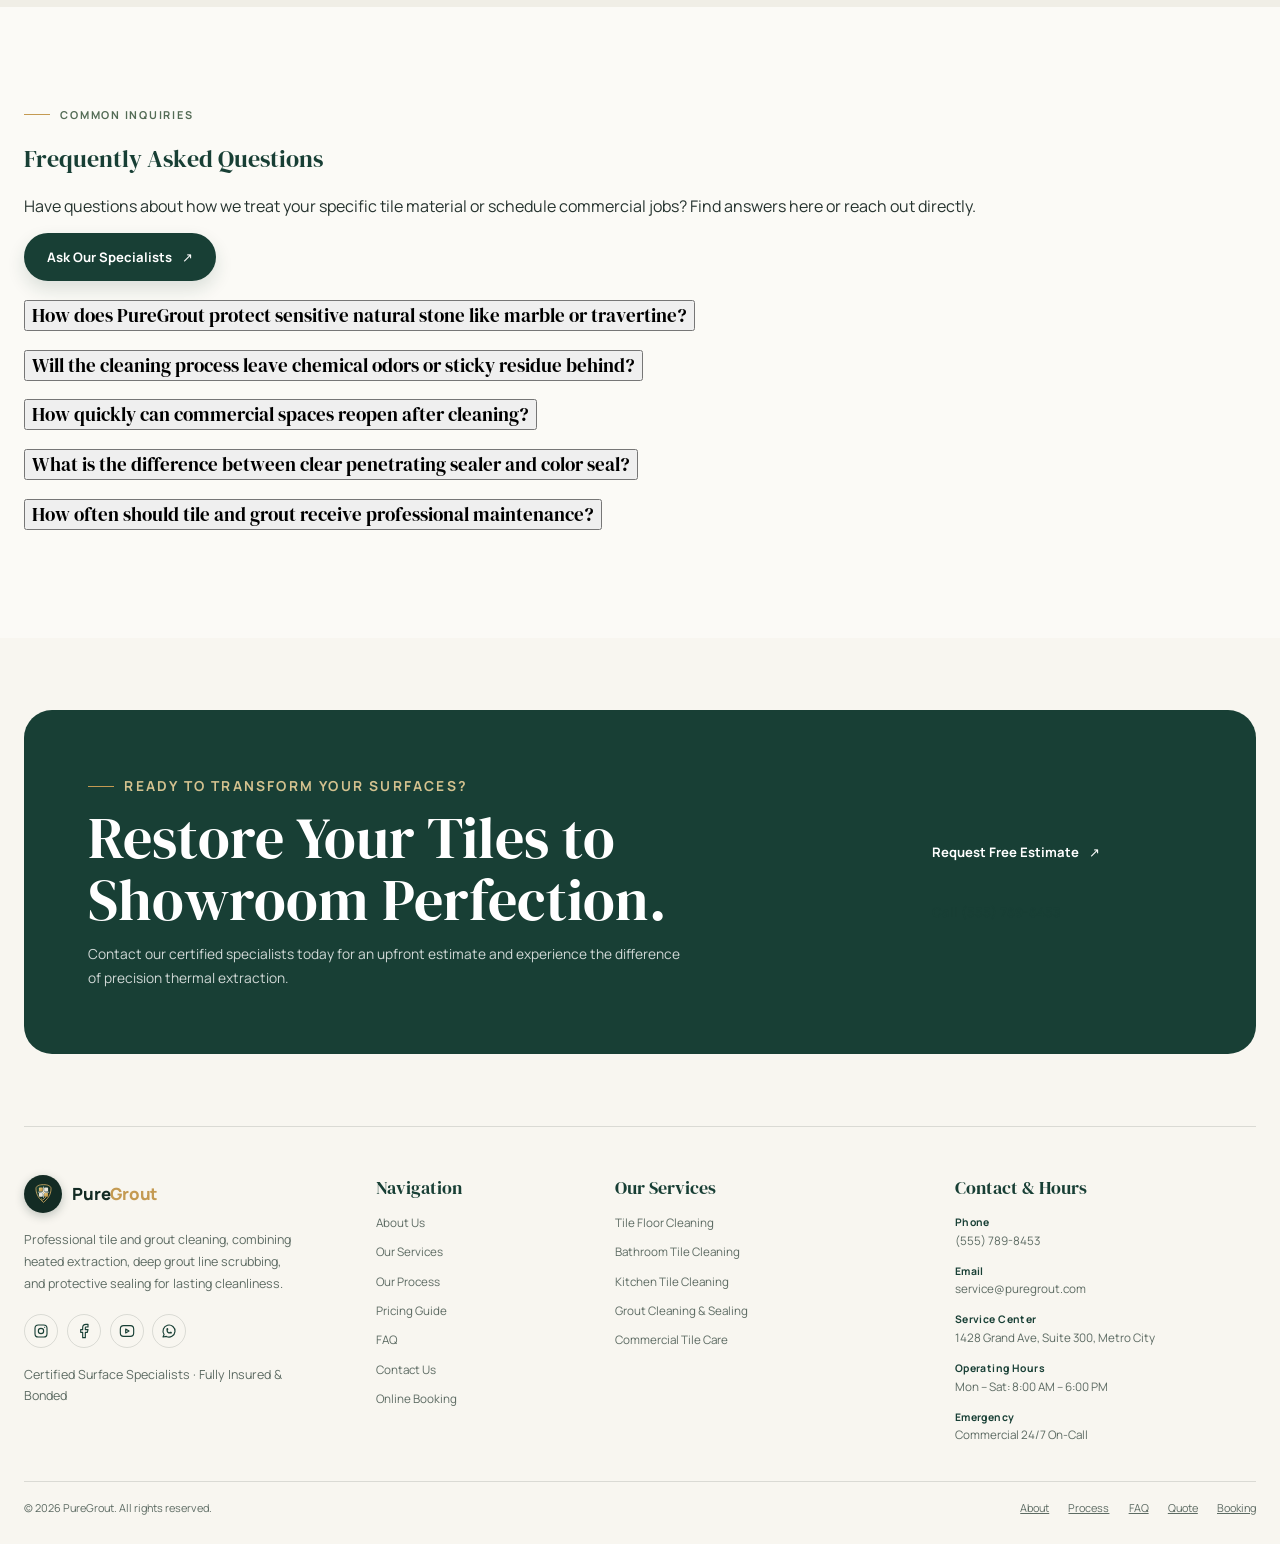
<file: home-2.html>
<!doctype html>
<html lang="en">
<head>
  <meta charset="utf-8">
  <meta name="viewport" content="width=device-width, initial-scale=1">
  <meta name="theme-color" content="#F8F6F0">
  <meta name="description" content="Precision tile &amp; grout restoration for commercial spaces and architectural residences. 230°F rotary extraction, targeted grease lift, and fluoropolymer sealing.">
  <link rel="canonical" href="https://puregrout.com/home-2.html">
  <link rel="icon" type="image/svg+xml" href="assets/icons/favicon.svg">
  <link rel="alternate icon" type="image/png" href="assets/icons/favicon-32x32.png">
  <link rel="apple-touch-icon" href="assets/icons/favicon-32x32.png">
  <title>PureGrout | Precision Tile &amp; Grout Restoration Specialists</title>
  <meta property="og:type" content="website">
  <meta property="og:title" content="PureGrout | Precision Tile &amp; Grout Restoration (Home 2)">
  <meta property="og:description" content="Advanced thermal rotary extraction and fluoropolymer grout sealing for commercial facilities and luxury homes.">
  <meta property="og:url" content="https://puregrout.com/home-2.html">
  <meta property="og:image" content="https://puregrout.com/assets/images/kitchen-after-clean.jpg">
  <meta name="twitter:card" content="summary_large_image">
  <link rel="preconnect" href="https://fonts.googleapis.com">
  <link rel="preconnect" href="https://fonts.gstatic.com" crossorigin>
  <link href="https://fonts.googleapis.com/css2?family=DM+Serif+Display&family=Manrope:wght@400;500;600;700;800&display=swap" rel="stylesheet">
  <link rel="stylesheet" href="css/style.css">
  <link rel="stylesheet" href="css/responsive.css">
  <link rel="stylesheet" href="css/pages/home-2.css">
  <script src="js/components.js" defer></script>
  <script src="js/navigation.js" defer></script>
  <script src="js/main.js" defer></script>
  <script src="js/rotary-cleaner.js" defer></script>
  <script src="js/faq.js" defer></script>
  <script>
    (function () {
      try {
        var s = localStorage.getItem('puregrout-theme');
        var d = s ? s === 'dark' : (window.matchMedia && window.matchMedia('(prefers-color-scheme: dark)').matches);
        if (d) document.documentElement.classList.add('theme-dark');
      } catch (e) {}
    })();
  </script>
</head>
<body data-page="home2">
  <a class="skip-link" href="#main-content">Skip to content</a>
  <div id="site-header"></div>

  <main id="main-content" tabindex="-1">
    <!-- Hero Section -->
    <section class="h2-hero" aria-labelledby="h2-hero-title">
      <img class="h2-hero-image" src="assets/images/tile-cleaning-action.webp" alt="Industrial rotary extraction unit deep cleaning ceramic tile and grout lines" width="1800" height="2700" fetchpriority="high" decoding="async">
      <div class="h2-hero-overlay" aria-hidden="true"></div>

      <div class="h2-hero-content site-container">
        <span class="h2-badge">Commercial &amp; High-Traffic Specialists</span>
        <h1 id="h2-hero-title">Flawless Tiles.<br>Pure <em>Grout Lines.</em></h1>
        <p class="h2-hero-description">Advanced 230°F thermal extraction, non-toxic bio-emulsification, and penetrating fluoropolymer sealants engineered for high-traffic residences and commercial facilities.</p>
        
        <div class="h2-hero-actions">
          <a class="button button-light" href="contact.html?service=commercial-tile-cleaning">Request Precision Quote <span aria-hidden="true">↗</span></a>
          <a class="button button-glass" href="#technology">Explore Our Technology <span aria-hidden="true">↓</span></a>
        </div>

        <div class="h2-trust-strip">
          <div class="h2-trust-item">
            <strong>230°F Steam</strong>
            <span>Hydro-thermal deep line rinse</span>
          </div>
          <div class="h2-trust-item">
            <strong>99.4% Lift</strong>
            <span>Micro-pore soil &amp; biofilm extraction</span>
          </div>
          <div class="h2-trust-item">
            <strong>1-Hour Dry</strong>
            <span>Zero downtime for living &amp; work</span>
          </div>
          <div class="h2-trust-item">
            <strong>10-Year Seal</strong>
            <span>Penetrating fluoropolymer shield</span>
          </div>
        </div>
      </div>
    </section>

    <!-- Creative Interactive Feature: Industrial Hydro-Rotary Extraction Showcase -->
    <section class="rotary-showcase-section section-space" aria-labelledby="rotary-title" data-rotary-showcase>
      <div class="site-container">
        <div class="section-heading">
          <p class="eyebrow">Interactive Simulation</p>
          <h2 id="rotary-title">Live 230°F Rotary Extraction Simulator.</h2>
          <p>Drag the industrial hydro-rotary machine head to see how deep thermal steam extraction and 900 PSI counter-rotating agitation lift compacted soil and grease from porous tile and grout.</p>
        </div>

        <!-- 3-Surface Selector Navigation -->
        <div class="rotary-surface-nav" role="tablist" aria-label="Surface environments">
          <button class="rotary-pill is-active" type="button" role="tab" aria-selected="true" data-surface-target="kitchen">
            <span class="pill-badge">01</span>
            Gourmet &amp; Restaurant Kitchen
          </button>
          <button class="rotary-pill" type="button" role="tab" aria-selected="false" data-surface-target="commercial">
            <span class="pill-badge">02</span>
            Commercial Plaza &amp; Lobby
          </button>
          <button class="rotary-pill" type="button" role="tab" aria-selected="false" data-surface-target="shower">
            <span class="pill-badge">03</span>
            Spa Suite &amp; Shower (Bath &amp; Subway)
          </button>
        </div>

        <!-- Interactive Rotary Surface Canvas -->
        <div class="rotary-frame" style="--rotary-pos: 50%;">
          <!-- Clean Layer (Revealed Beneath) -->
          <div class="rotary-layer rotary-layer-clean">
            <img src="assets/images/kitchen-after-clean.jpg" alt="Pristine kitchen tile floor after professional deep extraction, degreased with restored gleaming grout lines" width="1376" height="768" decoding="async">
            <span class="rotary-indicator rotary-indicator-clean"><span class="indicator-icon">✦</span> After &middot; 230&deg;F Steam Extracted &amp; Sealed</span>
          </div>

          <!-- Dirty Layer (Clipped at Wand Position) -->
          <div class="rotary-layer rotary-layer-dirty">
            <img src="assets/images/kitchen-before-dirty.jpg" alt="Kitchen tile floor before cleaning showing cooking grease stains, food spills, and heavily blackened grout lines" width="1376" height="768" decoding="async">
            <span class="rotary-indicator rotary-indicator-dirty"><span class="indicator-icon">●</span> Before &middot; Soil &amp; Grease Buildup</span>
          </div>

          <!-- Industrial Rotary Machine Scrubber Wand (Draggable Physical Wand) -->
          <div class="rotary-wand-divider" role="slider" aria-label="Rotary extraction wand position" aria-valuemin="5" aria-valuemax="95" aria-valuenow="50" tabindex="0">
            <!-- Top Industrial Dual-Trigger Grip -->
            <div class="rotary-top-grip" aria-hidden="true">
              <span class="rotary-valve-pin"></span>
            </div>

            <!-- Stainless Steel Shaft -->
            <span class="rotary-wand-laser" aria-hidden="true"></span>
            
            <!-- Center Digital Controller Dial -->
            <div class="rotary-machine-head" aria-hidden="true">
              <!-- Digital HUD Tag Hovering Above Machine -->
              <span class="rotary-hud-badge">230&deg;F &middot; 900 PSI</span>
              
              <!-- Dial Inner with Scrubber Head & Drag Arrows -->
              <div class="rotary-dial-inner">
                <svg class="rotary-head-icon" viewBox="0 0 24 24" fill="none" stroke="currentColor" stroke-width="2.2" stroke-linecap="round" stroke-linejoin="round">
                  <circle cx="12" cy="12" r="3" fill="currentColor"/>
                  <path d="M7 12h10M7 12l3.5-3.5M7 12l3.5 3.5M17 12l-3.5-3.5M17 12l-3.5 3.5"/>
                </svg>
              </div>

              <!-- Drag Direction Label -->
              <span class="rotary-drag-arrows">DRAG</span>
            </div>

            <!-- Bottom Rotary Scrubber Head Assembly on Floor -->
            <div class="rotary-bottom-assembly" aria-hidden="true">
              <span class="rotary-swivel-neck"></span>
              <div class="rotary-scrubber-plate">
                <span class="rotary-skirt-texture"></span>
              </div>
            </div>
          </div>
        </div>

        <!-- Telemetry Diagnostics & Auto Demo Bar -->
        <div class="rotary-telemetry-bar">
          <div class="telemetry-readout">
            <strong class="telemetry-status" data-telemetry-status>Alkaline Grease Emulsification &middot; 230&deg;F Deep Flush Active</strong>
            <span class="telemetry-detail" data-telemetry-detail>Polymerized cooking oils and blackened grout lines returned to original sanitary standards.</span>
          </div>
          <button class="auto-clean-btn" type="button" data-auto-clean aria-label="Run automated machine demonstration">
            <span aria-hidden="true">&#9654;</span> Run Machine Demo
          </button>
        </div>
      </div>
    </section>

    <!-- Science & Technology Section -->
    <section id="technology" class="h2-tech-section section-space" aria-labelledby="h2-tech-title">
      <div class="site-container">
        <div class="section-heading">
          <p class="eyebrow">Engineered Cleaning System</p>
          <h2 id="h2-tech-title">Why Conventional Mopping Fails Grout.</h2>
          <p>Traditional mops simply redistribute dirty water into porous grout seams. Our enclosed rotary extraction system rinses, breaks down grease, and pulls contaminants out under continuous negative pressure.</p>
        </div>

        <div class="h2-tech-grid">
          <article class="h2-tech-card">
            <span class="h2-tech-icon" aria-hidden="true">
              <svg viewBox="0 0 24 24" fill="none" stroke="currentColor" stroke-width="2" stroke-linecap="round" stroke-linejoin="round">
                <circle cx="11" cy="11" r="8"/>
                <line x1="21" y1="21" x2="16.65" y2="16.65"/>
                <line x1="11" y1="8" x2="11" y2="14"/>
                <line x1="8" y1="11" x2="14" y2="11"/>
              </svg>
            </span>
            <h3>Porosity Diagnosis</h3>
            <p>We analyze tile glaze density, grout joint condition, and soil composition before matching temperature, PSI, and cleaning chemistry.</p>
          </article>

          <article class="h2-tech-card">
            <span class="h2-tech-icon" aria-hidden="true">
              <svg viewBox="0 0 24 24" fill="none" stroke="currentColor" stroke-width="2" stroke-linecap="round" stroke-linejoin="round">
                <path d="M12 2v20M17 5H9.5a3.5 3.5 0 0 0 0 7h5a3.5 3.5 0 0 1 0 7H6"/>
              </svg>
            </span>
            <h3>Bio-Emulsification</h3>
            <p>Plant-derived alkaline pre-treatments break down aged oils, sticky cooking residues, and soap scum deposits without harsh acid fumes.</p>
          </article>

          <article class="h2-tech-card">
            <span class="h2-tech-icon" aria-hidden="true">
              <svg viewBox="0 0 24 24" fill="none" stroke="currentColor" stroke-width="2" stroke-linecap="round" stroke-linejoin="round">
                <path d="M21.5 2v6h-6M21.34 15.57a10 10 0 1 1-.57-8.38l5.67-5.67"/>
              </svg>
            </span>
            <h3>Rotary Heat Lift</h3>
            <p>Dual orbital heads deliver 230&deg;F heated water at 900 PSI inside a sealed hood, immediately vacuuming all loosened grime to a closed recovery tank.</p>
          </article>

          <article class="h2-tech-card">
            <span class="h2-tech-icon" aria-hidden="true">
              <svg viewBox="0 0 24 24" fill="none" stroke="currentColor" stroke-width="2" stroke-linecap="round" stroke-linejoin="round">
                <path d="M12 22s8-4 8-10V5l-8-3-8 3v7c0 6 8 10 8 10z"/>
              </svg>
            </span>
            <h3>Capillary Sealing</h3>
            <p>Micro-molecular fluoropolymer impregnator fills microscopic grout voids to prevent future moisture, food stains, and soil penetration.</p>
          </article>
        </div>
      </div>
    </section>

    <!-- Core Specialty Programs -->
    <section class="h2-programs-section section-space" aria-labelledby="h2-programs-title">
      <div class="site-container">
        <div class="section-heading">
          <p class="eyebrow">Specialized Programs</p>
          <h2 id="h2-programs-title">Comprehensive Surface Solutions.</h2>
          <p>From high-volume commercial corridors to private residential spaces, our certified technicians deliver pristine, lasting results.</p>
        </div>

        <div class="h2-programs-grid">
          <article class="h2-program-card">
            <div class="h2-program-media">
              <img src="assets/images/professional-floor-cleaning.webp" alt="Commercial high-traffic tile floor being cleaned with rotary extraction" width="1200" height="800" loading="lazy" decoding="async">
              <span class="h2-program-tag">Commercial</span>
            </div>
            <div class="h2-program-copy">
              <h3>Commercial &amp; Corporate Care</h3>
              <p>Engineered for corporate lobbies, medical facilities, restaurants, and retail spaces requiring high-output cleaning and rapid turnaround.</p>
              <a href="services.html#commercial-tile-cleaning" class="h2-program-link">Explore Program Details <span aria-hidden="true">&rarr;</span></a>
            </div>
          </article>

          <article class="h2-program-card">
            <div class="h2-program-media">
              <img src="assets/images/marble-bathroom-interior.webp" alt="Pristine marble and tiled master bathroom walk-in shower" width="1200" height="800" loading="lazy" decoding="async">
              <span class="h2-program-tag">Sanitary</span>
            </div>
            <div class="h2-program-copy">
              <h3>Bathroom &amp; Walk-In Shower Care</h3>
              <p>Targeted elimination of deep-set shower mildew, hard water scaling, and yellowed grout on delicate marble, mosaic, and subway tiles.</p>
              <a href="services.html#bathroom-tile-cleaning" class="h2-program-link">Explore Program Details <span aria-hidden="true">&rarr;</span></a>
            </div>
          </article>

          <article class="h2-program-card">
            <div class="h2-program-media">
              <img src="assets/images/modern-tiled-kitchen.webp" alt="Modern open kitchen with gleaming ceramic tile floors" width="1200" height="800" loading="lazy" decoding="async">
              <span class="h2-program-tag">Degreasing</span>
            </div>
            <div class="h2-program-copy">
              <h3>Kitchen Floor &amp; Backsplash Treatment</h3>
              <p>High-thermal grease breakdown designed for food prep zones, restaurant kitchen floors, and busy home dining areas.</p>
              <a href="services.html#kitchen-tile-cleaning" class="h2-program-link">Explore Program Details <span aria-hidden="true">&rarr;</span></a>
            </div>
          </article>

          <article class="h2-program-card">
            <div class="h2-program-media">
              <img src="assets/images/close-up-grout-scrubbing.webp" alt="Detailed line-by-line grout sealing and restoration in progress" width="1200" height="800" loading="lazy" decoding="async">
              <span class="h2-program-tag">Restoration</span>
            </div>
            <div class="h2-program-copy">
              <h3>Grout Color Sealing &amp; Fortification</h3>
              <p>Restore patchy or permanently discolored grout with customizable color seal barriers that lock in uniform tone and repel future spills.</p>
              <a href="services.html#grout-cleaning-restoration" class="h2-program-link">Explore Program Details <span aria-hidden="true">&rarr;</span></a>
            </div>
          </article>
        </div>
      </div>
    </section>

    <!-- Metrics & Performance Proof Section -->
    <section class="h2-metrics-section section-space" aria-labelledby="h2-metrics-title">
      <div class="site-container h2-metrics-layout">
        <div class="h2-metrics-intro">
          <p class="eyebrow">Proven Performance</p>
          <h2 id="h2-metrics-title">Quantifiable Results Across Thousands of Surfaces.</h2>
          <p>We combine laboratory-tested chemistry with industrial extraction to deliver verified surface hygiene and lasting aesthetic value for every client.</p>
          <div style="margin-top: 1.8rem;">
            <a class="button button-outline-light" href="contact.html">Speak With a Specialist <span aria-hidden="true">&nearr;</span></a>
          </div>
        </div>

        <div class="h2-metrics-grid">
          <div class="h2-metric-card">
            <span class="h2-metric-number">99.4%</span>
            <h3>Soil &amp; Biofilm Extraction</h3>
            <p>Verified through post-service surface swab testing on high-porosity ceramic and unsealed grout.</p>
          </div>
          <div class="h2-metric-card">
            <span class="h2-metric-number">2,400+</span>
            <h3>Projects Completed</h3>
            <p>Trusted across residential estates, medical suites, and premier commercial facilities.</p>
          </div>
          <div class="h2-metric-card">
            <span class="h2-metric-number">1-Hour</span>
            <h3>Average Dry Time</h3>
            <p>High-CFM moisture recovery vacuums ensure zero prolonged dampness or downtime.</p>
          </div>
          <div class="h2-metric-card">
            <span class="h2-metric-number">100%</span>
            <h3>Satisfaction Guarantee</h3>
            <p>We stand behind every square foot cleaned with our comprehensive touch-up warranty.</p>
          </div>
        </div>
      </div>
    </section>

    <!-- 4-Phase Client Workflow -->
    <section class="h2-workflow-section section-space" aria-labelledby="h2-flow-title">
      <div class="site-container">
        <div class="section-heading">
          <p class="eyebrow">The PureGrout Method</p>
          <h2 id="h2-flow-title">Engineered Workflow From Quote to Walkthrough.</h2>
          <p>Every restoration follows a calibrated 4-phase sequence designed to protect surrounding surfaces and achieve peak soil extraction.</p>
        </div>

        <ol class="h2-workflow-grid">
          <li class="h2-workflow-card">
            <span class="step-num">01</span>
            <h3>Surface Mapping</h3>
            <p>We inspect tile glaze, evaluate joint depth, and provide a binding upfront quote with zero hidden charges.</p>
          </li>
          <li class="h2-workflow-card">
            <span class="step-num">02</span>
            <h3>Pre-Treatment &amp; Masking</h3>
            <p>Baseboards and hardwood boundaries are masked. Plant-safe bio-emulsifiers are agitated into grout lines.</p>
          </li>
          <li class="h2-workflow-card">
            <span class="step-num">03</span>
            <h3>Rotary Steam Lift</h3>
            <p>Enclosed orbital extraction heads pass seam by seam, rinsing and lifting loosened soil under negative pressure.</p>
          </li>
          <li class="h2-workflow-card">
            <span class="step-num">04</span>
            <h3>Protective Seal &amp; Review</h3>
            <p>A penetrating breathable fluoropolymer sealant is applied, followed by a detailed client walkthrough.</p>
          </li>
        </ol>
      </div>
    </section>

    <!-- Testimonials / Client Case Studies -->
    <section class="h2-testimonials-section section-space" aria-labelledby="h2-testimonials-title">
      <div class="site-container">
        <div class="section-heading">
          <p class="eyebrow">Client Experiences</p>
          <h2 id="h2-testimonials-title">Trusted by Facility Managers and Homeowners.</h2>
          <p>See why property managers, interior designers, and homeowners turn to PureGrout for restorative surface care.</p>
        </div>

        <div class="h2-testimonials-grid">
          <article class="h2-test-card">
            <div class="h2-test-header">
              <span class="h2-test-tag">Commercial Foyer</span>
              <div class="stars" role="img" aria-label="5 out of 5 stars">&#9733;&#9733;&#9733;&#9733;&#9733;</div>
            </div>
            <blockquote>&ldquo;PureGrout restored 4,200 sq ft of high-traffic corporate plaza tile overnight. We opened at 8 AM with spotless, bone-dry floors and zero chemical smell.&rdquo;</blockquote>
            <div class="h2-test-author">
              <strong>Marcus Sterling</strong>
              <span>Facility Operations Director &middot; Metro Corporate Center</span>
            </div>
          </article>

          <article class="h2-test-card">
            <div class="h2-test-header">
              <span class="h2-test-tag">Architectural Master Bath</span>
              <div class="stars" role="img" aria-label="5 out of 5 stars">&#9733;&#9733;&#9733;&#9733;&#9733;</div>
            </div>
            <blockquote>&ldquo;When renovating luxury homes, contractors often suggest replacing dirty tile. PureGrout restored the original grout lines to perfection, preserving the client's investment.&rdquo;</blockquote>
            <div class="h2-test-author">
              <strong>Elena Vance</strong>
              <span>Lead Interior Architect &middot; Studio Vance Designs</span>
            </div>
          </article>

          <article class="h2-test-card">
            <div class="h2-test-header">
              <span class="h2-test-tag">Residential Kitchen</span>
              <div class="stars" role="img" aria-label="5 out of 5 stars">&#9733;&#9733;&#9733;&#9733;&#9733;</div>
            </div>
            <blockquote>&ldquo;The color seal completely revived our 12-year-old kitchen floor. The grout looks brand new and cooking spills simply bead up on top. Extraordinary service.&rdquo;</blockquote>
            <div class="h2-test-author">
              <strong>David &amp; Clara Rossi</strong>
              <span>Homeowners &middot; Kitchen &amp; Hallway Restoration</span>
            </div>
          </article>
        </div>
      </div>
    </section>

    <!-- Home 2 FAQ Section -->
    <section class="h2-faq-section section-space" aria-labelledby="h2-faq-title">
      <div class="site-container faq-layout">
        <div class="faq-intro">
          <p class="eyebrow">Common Inquiries</p>
          <h2 id="h2-faq-title">Frequently Asked Questions</h2>
          <p>Have questions about how we treat your specific tile material or schedule commercial jobs? Find answers here or reach out directly.</p>
          <a class="button button-primary" href="contact.html">Ask Our Specialists <span aria-hidden="true">&nearr;</span></a>
        </div>

        <div class="faq-list">
          <article class="faq-item">
            <h3><button class="faq-question" type="button" aria-expanded="false" aria-controls="h2-faq-1" id="h2-q1">How does PureGrout protect sensitive natural stone like marble or travertine?<span></span></button></h3>
            <div class="faq-answer" id="h2-faq-1" role="region" aria-labelledby="h2-q1" hidden>
              <p>We use pH-neutral, non-acidic bio-cleaners specifically calibrated for calcium-based stones like marble, travertine, and limestone. Our low-pressure rotary scrubbers lift soil without micro-scratching or etching the polished surface.</p>
            </div>
          </article>

          <article class="faq-item">
            <h3><button class="faq-question" type="button" aria-expanded="false" aria-controls="h2-faq-2" id="h2-q2">Will the cleaning process leave chemical odors or sticky residue behind?<span></span></button></h3>
            <div class="faq-answer" id="h2-faq-2" role="region" aria-labelledby="h2-q2" hidden>
              <p>Never. Because our 230&deg;F thermal rinse operates with simultaneous closed-loop vacuum extraction, 99% of all solution and emulsified soil is removed instantly. The floor dries neutral with zero sticky film to re-attract dirt.</p>
            </div>
          </article>

          <article class="faq-item">
            <h3><button class="faq-question" type="button" aria-expanded="false" aria-controls="h2-faq-3" id="h2-q3">How quickly can commercial spaces reopen after cleaning?<span></span></button></h3>
            <div class="faq-answer" id="h2-faq-3" role="region" aria-labelledby="h2-q3" hidden>
              <p>Our industrial extraction system leaves floors dry to light foot traffic within 45 to 60 minutes. We routinely perform night, weekend, and after-hours commercial services so your business opens on schedule with zero interruption.</p>
            </div>
          </article>

          <article class="faq-item">
            <h3><button class="faq-question" type="button" aria-expanded="false" aria-controls="h2-faq-4" id="h2-q4">What is the difference between clear penetrating sealer and color seal?<span></span></button></h3>
            <div class="faq-answer" id="h2-faq-4" role="region" aria-labelledby="h2-q4" hidden>
              <p>Clear penetrating sealer absorbs into the grout capillaries to protect against liquids while preserving the existing grout color. Color seal is an opaque, durable polymer formula that permanently recolors discolored or stained grout to your chosen uniform shade while offering maximum stain protection.</p>
            </div>
          </article>

          <article class="faq-item">
            <h3><button class="faq-question" type="button" aria-expanded="false" aria-controls="h2-faq-5" id="h2-q5">How often should tile and grout receive professional maintenance?<span></span></button></h3>
            <div class="faq-answer" id="h2-faq-5" role="region" aria-labelledby="h2-q5" hidden>
              <p>For typical residential homes, a professional deep clean and seal inspection every 12 to 18 months keeps floors immaculate. High-traffic commercial properties (such as restaurants, retail, and offices) typically schedule semi-annual or quarterly maintenance.</p>
            </div>
          </article>
        </div>
      </div>
    </section>

    <!-- Final Call to Action -->
    <section class="cta-section site-container" aria-labelledby="h2-final-cta-title">
      <div>
        <p class="eyebrow">Ready to Transform Your Surfaces?</p>
        <h2 id="h2-final-cta-title">Restore Your Tiles to Showroom Perfection.</h2>
        <p>Contact our certified specialists today for an upfront estimate and experience the difference of precision thermal extraction.</p>
      </div>
      <div style="display: flex; gap: 0.8rem; flex-wrap: wrap;">
        <a class="button button-light" href="contact.html">Request Free Estimate <span aria-hidden="true">&nearr;</span></a>
        <a class="button button-secondary" href="tel:5557898453">Call (555) 789-8453</a>
      </div>
    </section>
  </main>

  <div id="site-footer"></div>
</body>
</html>
</file>
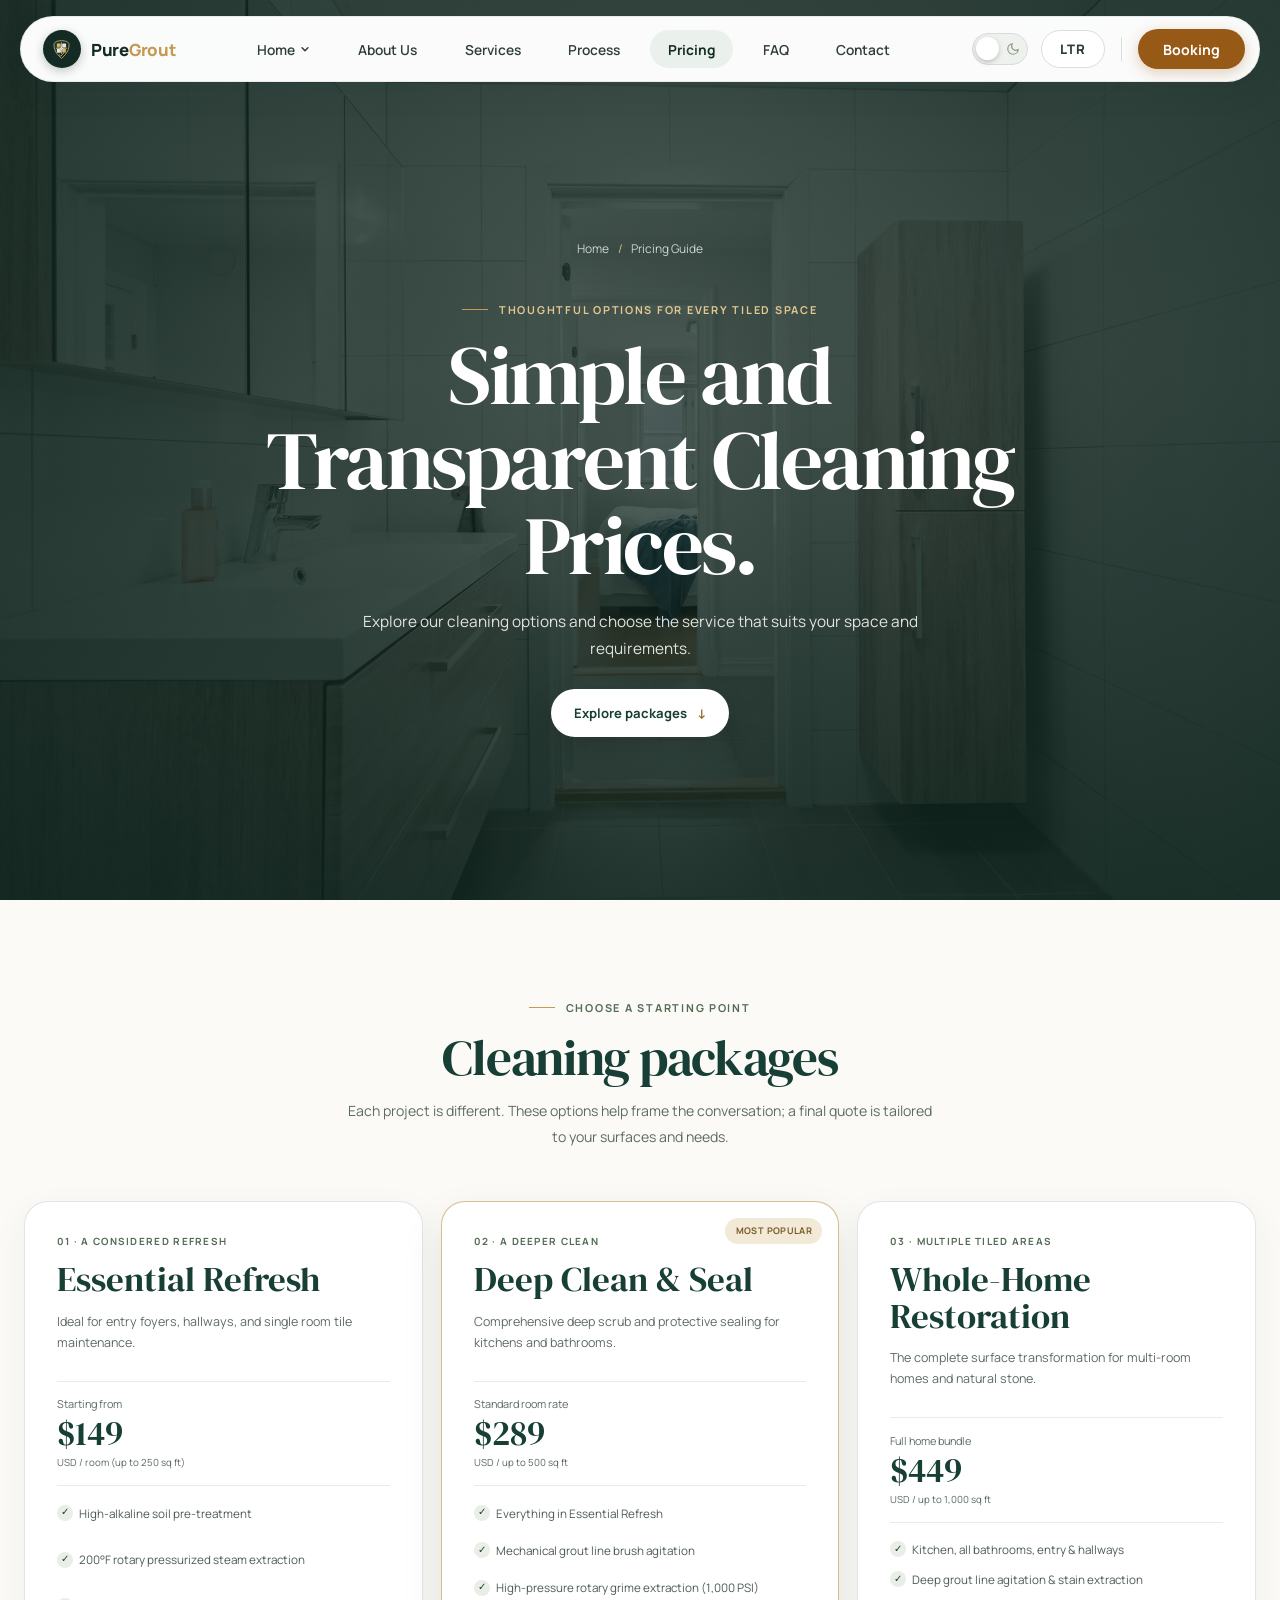
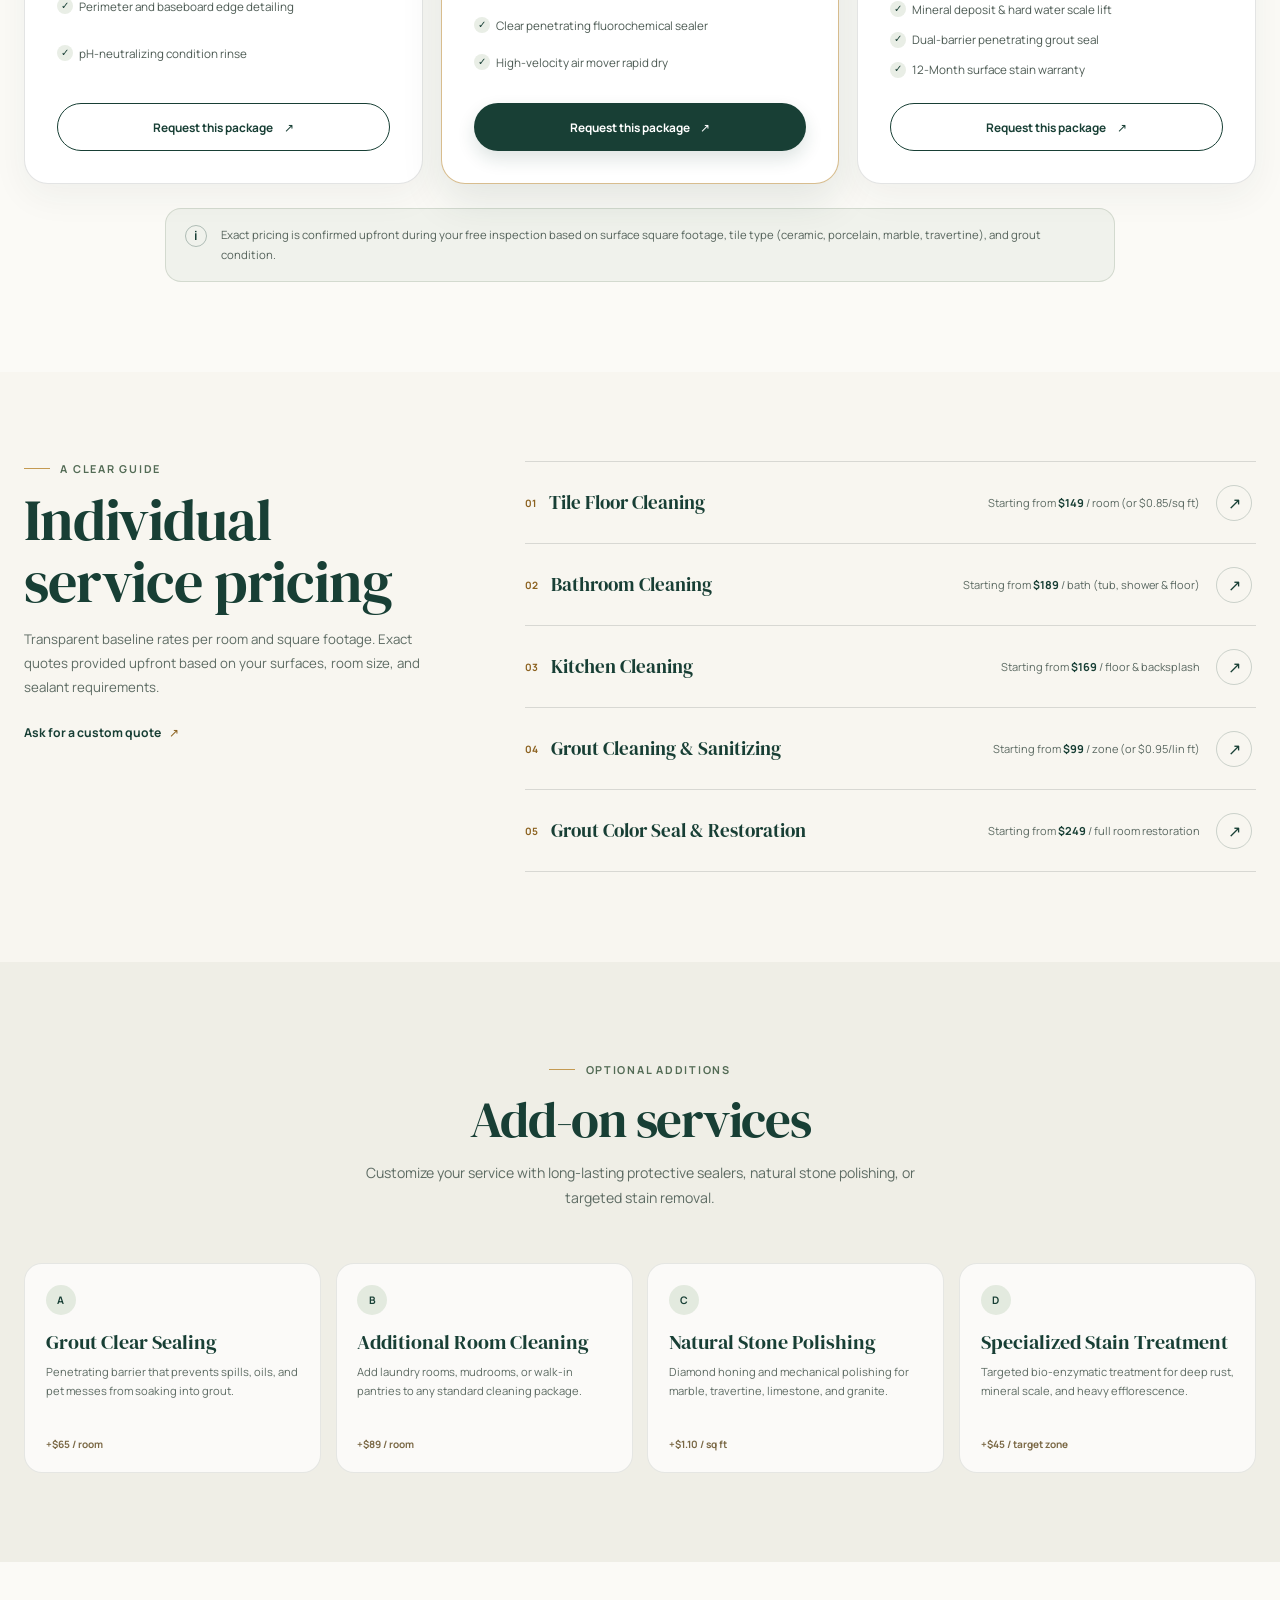
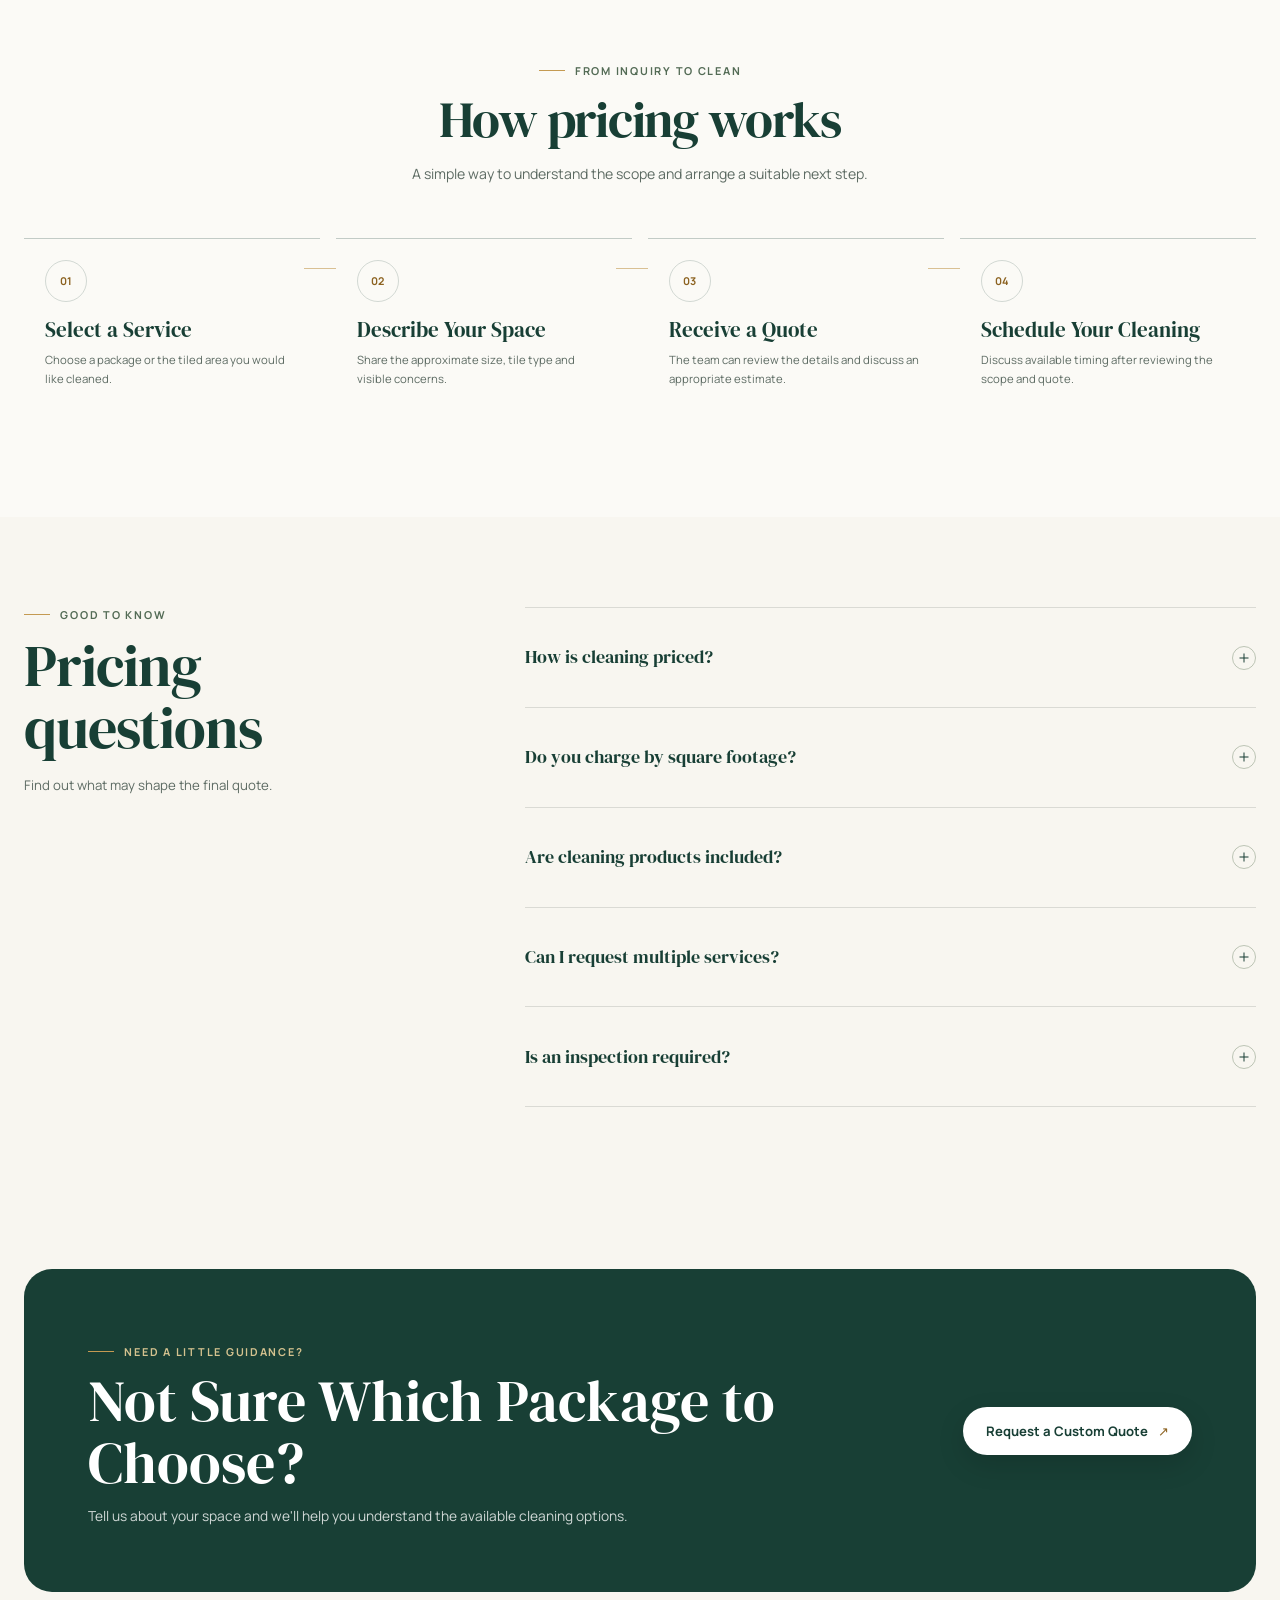
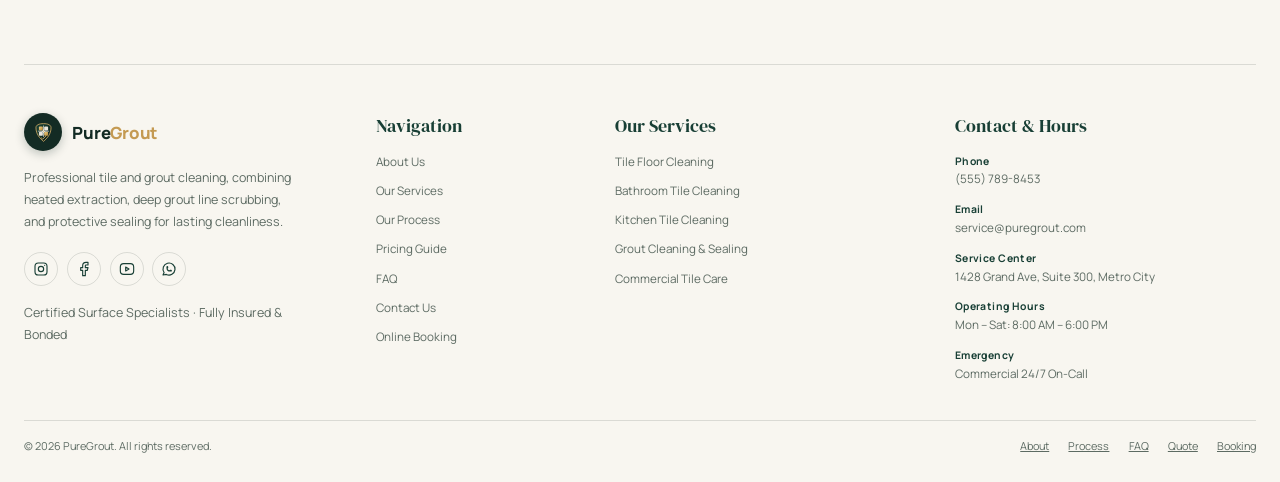
<file: pricing.html>
<!doctype html>
<html lang="en">
<head>
  <meta charset="utf-8">
  <meta name="viewport" content="width=device-width, initial-scale=1">
  <meta name="theme-color" content="#F8F6F0">
  <meta name="description" content="Explore transparent tile and grout cleaning packages, baseline room rates, and custom quote options from PureGrout.">
  <link rel="canonical" href="https://puregrout.com/pricing.html">
  <link rel="icon" type="image/svg+xml" href="assets/icons/favicon.svg">
  <link rel="alternate icon" type="image/png" href="assets/icons/favicon-32x32.png">
  <link rel="apple-touch-icon" href="assets/icons/favicon-32x32.png">
  <title>Pricing Guide | Transparent Tile &amp; Grout Cleaning Rates | PureGrout</title>
  <meta property="og:type" content="website">
  <meta property="og:title" content="Pricing Guide | Transparent Tile &amp; Grout Cleaning Rates | PureGrout">
  <meta property="og:description" content="Explore transparent tile and grout cleaning packages, baseline room rates, and custom quote options from PureGrout.">
  <meta property="og:url" content="https://puregrout.com/pricing.html">
  <meta property="og:image" content="https://puregrout.com/assets/images/bright-tiled-bathroom.webp">
  <meta property="og:image:alt" content="Freshly cleaned tiled bathroom with bright grout lines">
  <meta name="twitter:card" content="summary_large_image">
  <link rel="preconnect" href="https://fonts.googleapis.com">
  <link rel="preconnect" href="https://fonts.gstatic.com" crossorigin>
  <link href="https://fonts.googleapis.com/css2?family=DM+Serif+Display&family=Manrope:wght@400;500;600;700&display=swap" rel="stylesheet">
  <link rel="stylesheet" href="css/style.css">
  <link rel="stylesheet" href="css/responsive.css">
  <link rel="stylesheet" href="css/pages/pricing.css">
  <script src="js/components.js" defer></script>
  <script src="js/navigation.js" defer></script>
  <script src="js/main.js" defer></script>
  <script src="js/faq.js" defer></script>
  <script src="js/pricing.js" defer></script>
  <script>
    (function () {
      try {
        var s = localStorage.getItem('puregrout-theme');
        var d = s ? s === 'dark' : (window.matchMedia && window.matchMedia('(prefers-color-scheme: dark)').matches);
        if (d) document.documentElement.classList.add('theme-dark');
      } catch (e) {}
    })();
  </script>
</head>
<body data-page="pricing">
  <a class="skip-link" href="#main-content">Skip to content</a>
  <div id="site-header"></div>
  <main id="main-content" tabindex="-1">
    <section class="pricing-hero" aria-labelledby="pricing-hero-title">
      <div class="pricing-hero-content site-container">
        <nav class="breadcrumbs pricing-breadcrumbs" aria-label="Breadcrumb">
          <ol><li><a href="index.html">Home</a></li><li aria-current="page">Pricing Guide</li></ol>
        </nav>
        <p class="eyebrow">Thoughtful options for every tiled space</p>
        <h1 id="pricing-hero-title">Simple and Transparent Cleaning Prices.</h1>
        <p>Explore our cleaning options and choose the service that suits your space and requirements.</p>
        <a class="button button-light" href="#packages">Explore packages <span aria-hidden="true">↓</span></a>
      </div>
      <div class="pricing-hero-image" role="img" aria-label="Freshly cleaned tiled bathroom with bright grout lines"></div>
      <div class="pricing-hero-overlay" aria-hidden="true"></div>
    </section>

    <section class="pricing-packages section-space" id="packages" aria-labelledby="packages-title">
      <div class="site-container">
        <header class="section-heading">
          <p class="eyebrow">Choose a starting point</p>
          <h2 id="packages-title">Cleaning packages</h2>
          <p>Each project is different. These options help frame the conversation; a final quote is tailored to your surfaces and needs.</p>
        </header>
        <div class="package-grid">
          <article class="package-card">
            <p class="package-kicker">01 · A considered refresh</p>
            <h3>Essential Refresh</h3>
            <p class="package-description">Ideal for entry foyers, hallways, and single room tile maintenance.</p>
            <div class="package-price"><span class="package-price-label">Starting from</span><strong>$149</strong><span class="package-currency">USD / room (up to 250 sq ft)</span></div>
            <ul class="package-features">
              <li>High-alkaline soil pre-treatment</li>
              <li>200°F rotary pressurized steam extraction</li>
              <li>Perimeter and baseboard edge detailing</li>
              <li>pH-neutralizing condition rinse</li>
            </ul>
            <a class="button button-secondary package-cta" href="contact.html?package=essential-refresh" data-package="essential-refresh">Request this package <span aria-hidden="true">↗</span></a>
          </article>
          <article class="package-card package-card-featured">
            <span class="package-badge">Most Popular</span>
            <p class="package-kicker">02 · A deeper clean</p>
            <h3>Deep Clean &amp; Seal</h3>
            <p class="package-description">Comprehensive deep scrub and protective sealing for kitchens and bathrooms.</p>
            <div class="package-price"><span class="package-price-label">Standard room rate</span><strong>$289</strong><span class="package-currency">USD / up to 500 sq ft</span></div>
            <ul class="package-features">
              <li>Everything in Essential Refresh</li>
              <li>Mechanical grout line brush agitation</li>
              <li>High-pressure rotary grime extraction (1,000 PSI)</li>
              <li>Clear penetrating fluorochemical sealer</li>
              <li>High-velocity air mover rapid dry</li>
            </ul>
            <a class="button button-primary package-cta" href="contact.html?package=deep-clean" data-package="deep-clean">Request this package <span aria-hidden="true">↗</span></a>
          </article>
          <article class="package-card">
            <p class="package-kicker">03 · Multiple tiled areas</p>
            <h3>Whole-Home Restoration</h3>
            <p class="package-description">The complete surface transformation for multi-room homes and natural stone.</p>
            <div class="package-price"><span class="package-price-label">Full home bundle</span><strong>$449</strong><span class="package-currency">USD / up to 1,000 sq ft</span></div>
            <ul class="package-features">
              <li>Kitchen, all bathrooms, entry &amp; hallways</li>
              <li>Deep grout line agitation &amp; stain extraction</li>
              <li>Mineral deposit &amp; hard water scale lift</li>
              <li>Dual-barrier penetrating grout seal</li>
              <li>12-Month surface stain warranty</li>
            </ul>
            <a class="button button-secondary package-cta" href="contact.html?package=complete-restoration" data-package="complete-restoration">Request this package <span aria-hidden="true">↗</span></a>
          </article>
        </div>
        <aside class="pricing-note" aria-label="Pricing information">
          <span class="pricing-note-icon" aria-hidden="true">i</span>
          <p>Exact pricing is confirmed upfront during your free inspection based on surface square footage, tile type (ceramic, porcelain, marble, travertine), and grout condition.</p>
        </aside>
      </div>
    </section>

    <section class="service-pricing section-space" aria-labelledby="service-pricing-title">
      <div class="site-container service-pricing-layout">
        <div class="service-pricing-intro">
          <p class="eyebrow">A clear guide</p>
          <h2 id="service-pricing-title">Individual service pricing</h2>
          <p>Transparent baseline rates per room and square footage. Exact quotes provided upfront based on your surfaces, room size, and sealant requirements.</p>
          <a class="text-arrow" href="contact.html?service=custom-cleaning-quote">Ask for a custom quote <span aria-hidden="true">↗</span></a>
        </div>
        <div class="service-price-list" role="list" aria-label="Individual service price list">
          <article class="service-price-row" role="listitem"><div><span class="service-price-number">01</span><h3>Tile Floor Cleaning</h3></div><p>Starting from <strong>$149</strong> <span>/ room (or $0.85/sq ft)</span></p><a href="contact.html?service=tile-floor-cleaning" aria-label="Request a Tile Floor Cleaning quote">↗</a></article>
          <article class="service-price-row" role="listitem"><div><span class="service-price-number">02</span><h3>Bathroom Cleaning</h3></div><p>Starting from <strong>$189</strong> <span>/ bath (tub, shower &amp; floor)</span></p><a href="contact.html?service=bathroom-cleaning" aria-label="Request a Bathroom Cleaning quote">↗</a></article>
          <article class="service-price-row" role="listitem"><div><span class="service-price-number">03</span><h3>Kitchen Cleaning</h3></div><p>Starting from <strong>$169</strong> <span>/ floor &amp; backsplash</span></p><a href="contact.html?service=kitchen-cleaning" aria-label="Request a Kitchen Cleaning quote">↗</a></article>
          <article class="service-price-row" role="listitem"><div><span class="service-price-number">04</span><h3>Grout Cleaning &amp; Sanitizing</h3></div><p>Starting from <strong>$99</strong> <span>/ zone (or $0.95/lin ft)</span></p><a href="contact.html?service=grout-cleaning" aria-label="Request a Grout Cleaning quote">↗</a></article>
          <article class="service-price-row" role="listitem"><div><span class="service-price-number">05</span><h3>Grout Color Seal &amp; Restoration</h3></div><p>Starting from <strong>$249</strong> <span>/ full room restoration</span></p><a href="contact.html?service=grout-restoration" aria-label="Request a Grout Restoration quote">↗</a></article>
        </div>
      </div>
    </section>

    <section class="addons-section section-space" aria-labelledby="addons-title">
      <div class="site-container">
        <header class="section-heading">
          <p class="eyebrow">Optional additions</p><h2 id="addons-title">Add-on services</h2>
          <p>Customize your service with long-lasting protective sealers, natural stone polishing, or targeted stain removal.</p>
        </header>
        <div class="addons-grid">
          <article class="addon-card"><span class="addon-index">A</span><h3>Grout Clear Sealing</h3><p>Penetrating barrier that prevents spills, oils, and pet messes from soaking into grout.</p><span class="addon-price">+$65 / room</span></article>
          <article class="addon-card"><span class="addon-index">B</span><h3>Additional Room Cleaning</h3><p>Add laundry rooms, mudrooms, or walk-in pantries to any standard cleaning package.</p><span class="addon-price">+$89 / room</span></article>
          <article class="addon-card"><span class="addon-index">C</span><h3>Natural Stone Polishing</h3><p>Diamond honing and mechanical polishing for marble, travertine, limestone, and granite.</p><span class="addon-price">+$1.10 / sq ft</span></article>
          <article class="addon-card"><span class="addon-index">D</span><h3>Specialized Stain Treatment</h3><p>Targeted bio-enzymatic treatment for deep rust, mineral scale, and heavy efflorescence.</p><span class="addon-price">+$45 / target zone</span></article>
        </div>
      </div>
    </section>

    <section class="pricing-process section-space" aria-labelledby="pricing-process-title">
      <div class="site-container">
        <header class="section-heading"><p class="eyebrow">From inquiry to clean</p><h2 id="pricing-process-title">How pricing works</h2><p>A simple way to understand the scope and arrange a suitable next step.</p></header>
        <ol class="pricing-steps">
          <li><span class="pricing-step-icon" aria-hidden="true">01</span><h3>Select a Service</h3><p>Choose a package or the tiled area you would like cleaned.</p></li>
          <li><span class="pricing-step-icon" aria-hidden="true">02</span><h3>Describe Your Space</h3><p>Share the approximate size, tile type and visible concerns.</p></li>
          <li><span class="pricing-step-icon" aria-hidden="true">03</span><h3>Receive a Quote</h3><p>The team can review the details and discuss an appropriate estimate.</p></li>
          <li><span class="pricing-step-icon" aria-hidden="true">04</span><h3>Schedule Your Cleaning</h3><p>Discuss available timing after reviewing the scope and quote.</p></li>
        </ol>
      </div>
    </section>

    <section class="pricing-faq section-space" aria-labelledby="pricing-faq-title">
      <div class="site-container pricing-faq-layout">
        <div class="pricing-faq-intro"><p class="eyebrow">Good to know</p><h2 id="pricing-faq-title">Pricing questions</h2><p>Find out what may shape the final quote.</p></div>
        <div class="pricing-faq-list">
          <article class="pricing-faq-item"><h3><button class="faq-question" type="button" aria-expanded="false" aria-controls="pricing-faq-1" id="pricing-question-1">How is cleaning priced?<span aria-hidden="true"></span></button></h3><div class="faq-answer" id="pricing-faq-1" role="region" aria-labelledby="pricing-question-1" hidden><p>Pricing can reflect the area size, tile material, grout condition, soil or staining, access, and any additional treatment requested. Share these details to discuss an estimate.</p></div></article>
          <article class="pricing-faq-item"><h3><button class="faq-question" type="button" aria-expanded="false" aria-controls="pricing-faq-2" id="pricing-question-2">Do you charge by square footage?<span aria-hidden="true"></span></button></h3><div class="faq-answer" id="pricing-faq-2" role="region" aria-labelledby="pricing-question-2" hidden><p>Square footage may be one factor. The tile and grout condition, accessibility and work involved can also affect the quote.</p></div></article>
          <article class="pricing-faq-item"><h3><button class="faq-question" type="button" aria-expanded="false" aria-controls="pricing-faq-3" id="pricing-question-3">Are cleaning products included?<span aria-hidden="true"></span></button></h3><div class="faq-answer" id="pricing-faq-3" role="region" aria-labelledby="pricing-question-3" hidden><p>Confirm product and treatment details with the business when requesting a quote, especially for specialty surfaces or stain treatments.</p></div></article>
          <article class="pricing-faq-item"><h3><button class="faq-question" type="button" aria-expanded="false" aria-controls="pricing-faq-4" id="pricing-question-4">Can I request multiple services?<span aria-hidden="true"></span></button></h3><div class="faq-answer" id="pricing-faq-4" role="region" aria-labelledby="pricing-question-4" hidden><p>Yes. Describe all tiled areas and services you are considering so they can be reviewed together for a custom quote.</p></div></article>
          <article class="pricing-faq-item"><h3><button class="faq-question" type="button" aria-expanded="false" aria-controls="pricing-faq-5" id="pricing-question-5">Is an inspection required?<span aria-hidden="true"></span></button></h3><div class="faq-answer" id="pricing-faq-5" role="region" aria-labelledby="pricing-question-5" hidden><p>Some projects may be quoted from the details provided; others may need an inspection to assess the surface and scope. Ask the business what is appropriate for your project.</p></div></article>
        </div>
      </div>
    </section>

    <section class="pricing-final-cta site-container" aria-labelledby="pricing-final-title">
      <div><p class="eyebrow">Need a little guidance?</p><h2 id="pricing-final-title">Not Sure Which Package to Choose?</h2><p>Tell us about your space and we'll help you understand the available cleaning options.</p></div>
      <a class="button button-light" href="contact.html?service=custom-cleaning-quote">Request a Custom Quote <span aria-hidden="true">↗</span></a>
    </section>
  </main>
  <div id="site-footer"></div>
</body>
</html>
</file>
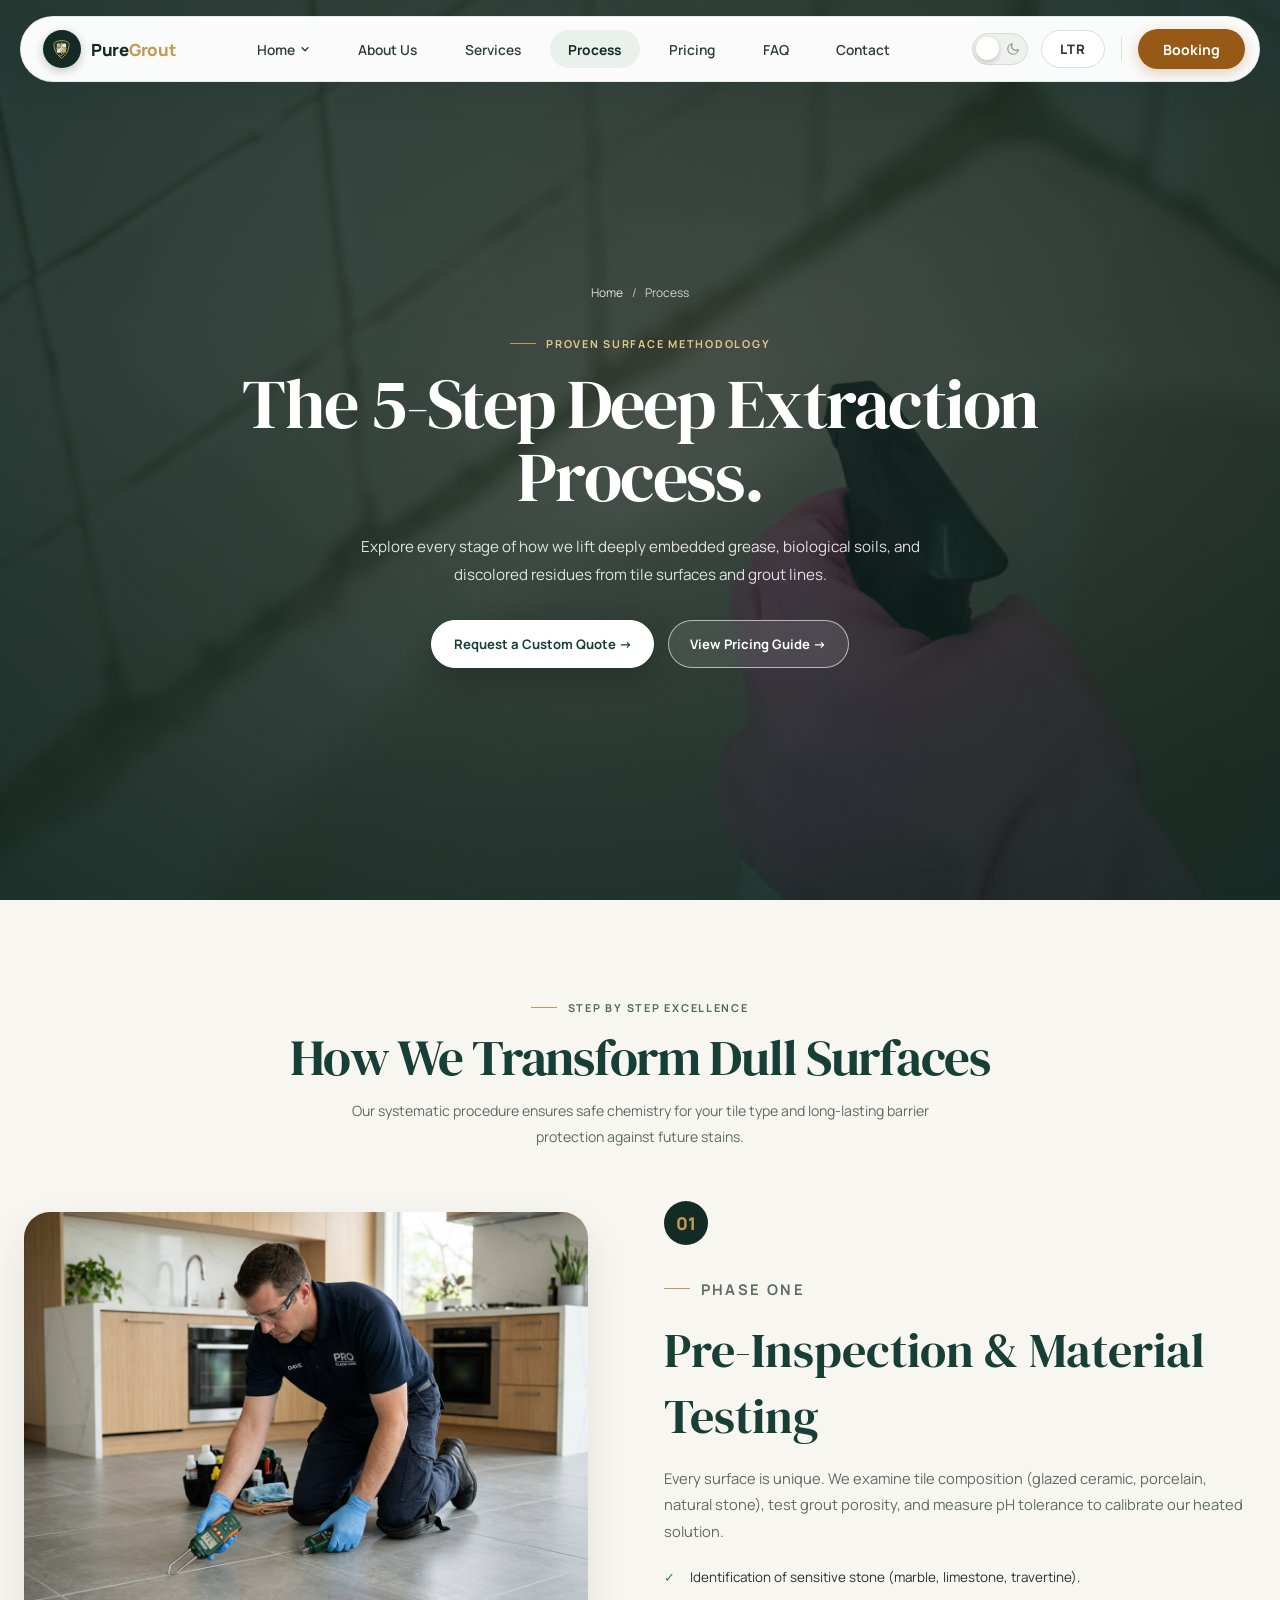
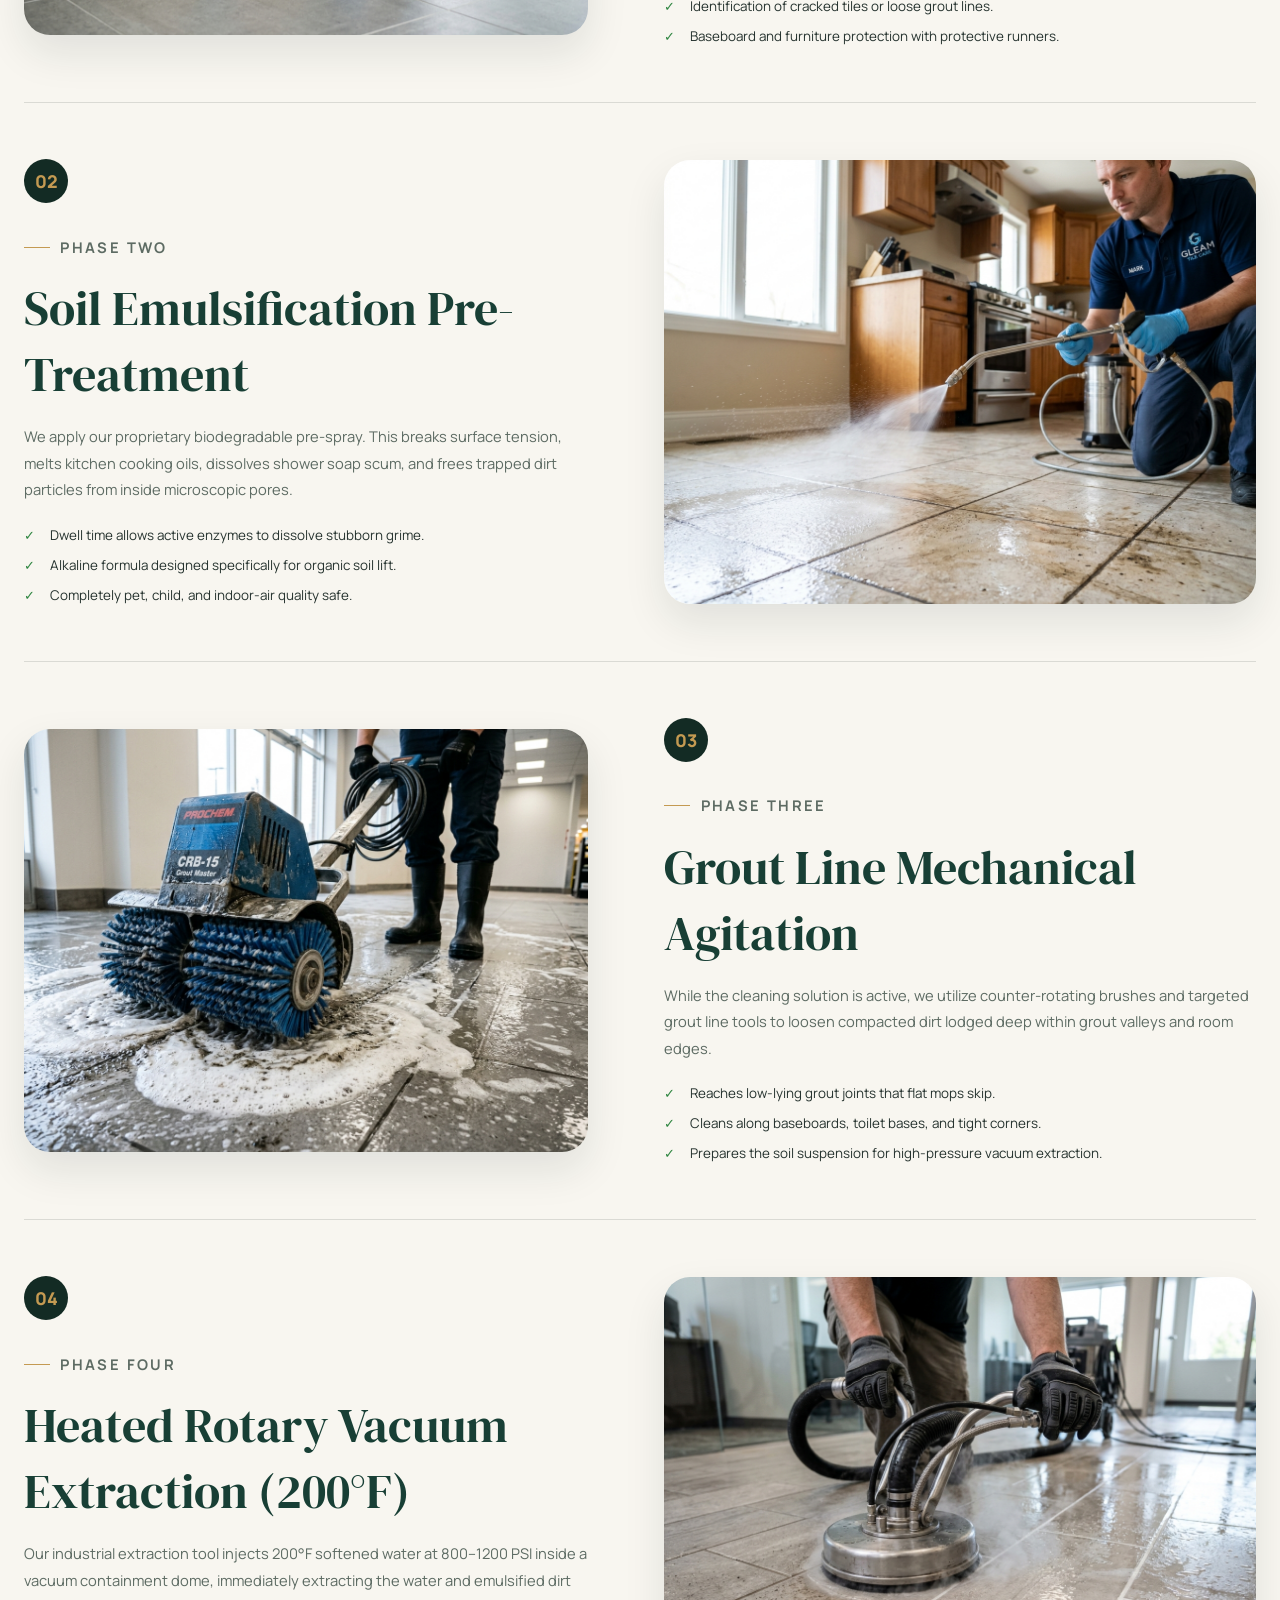
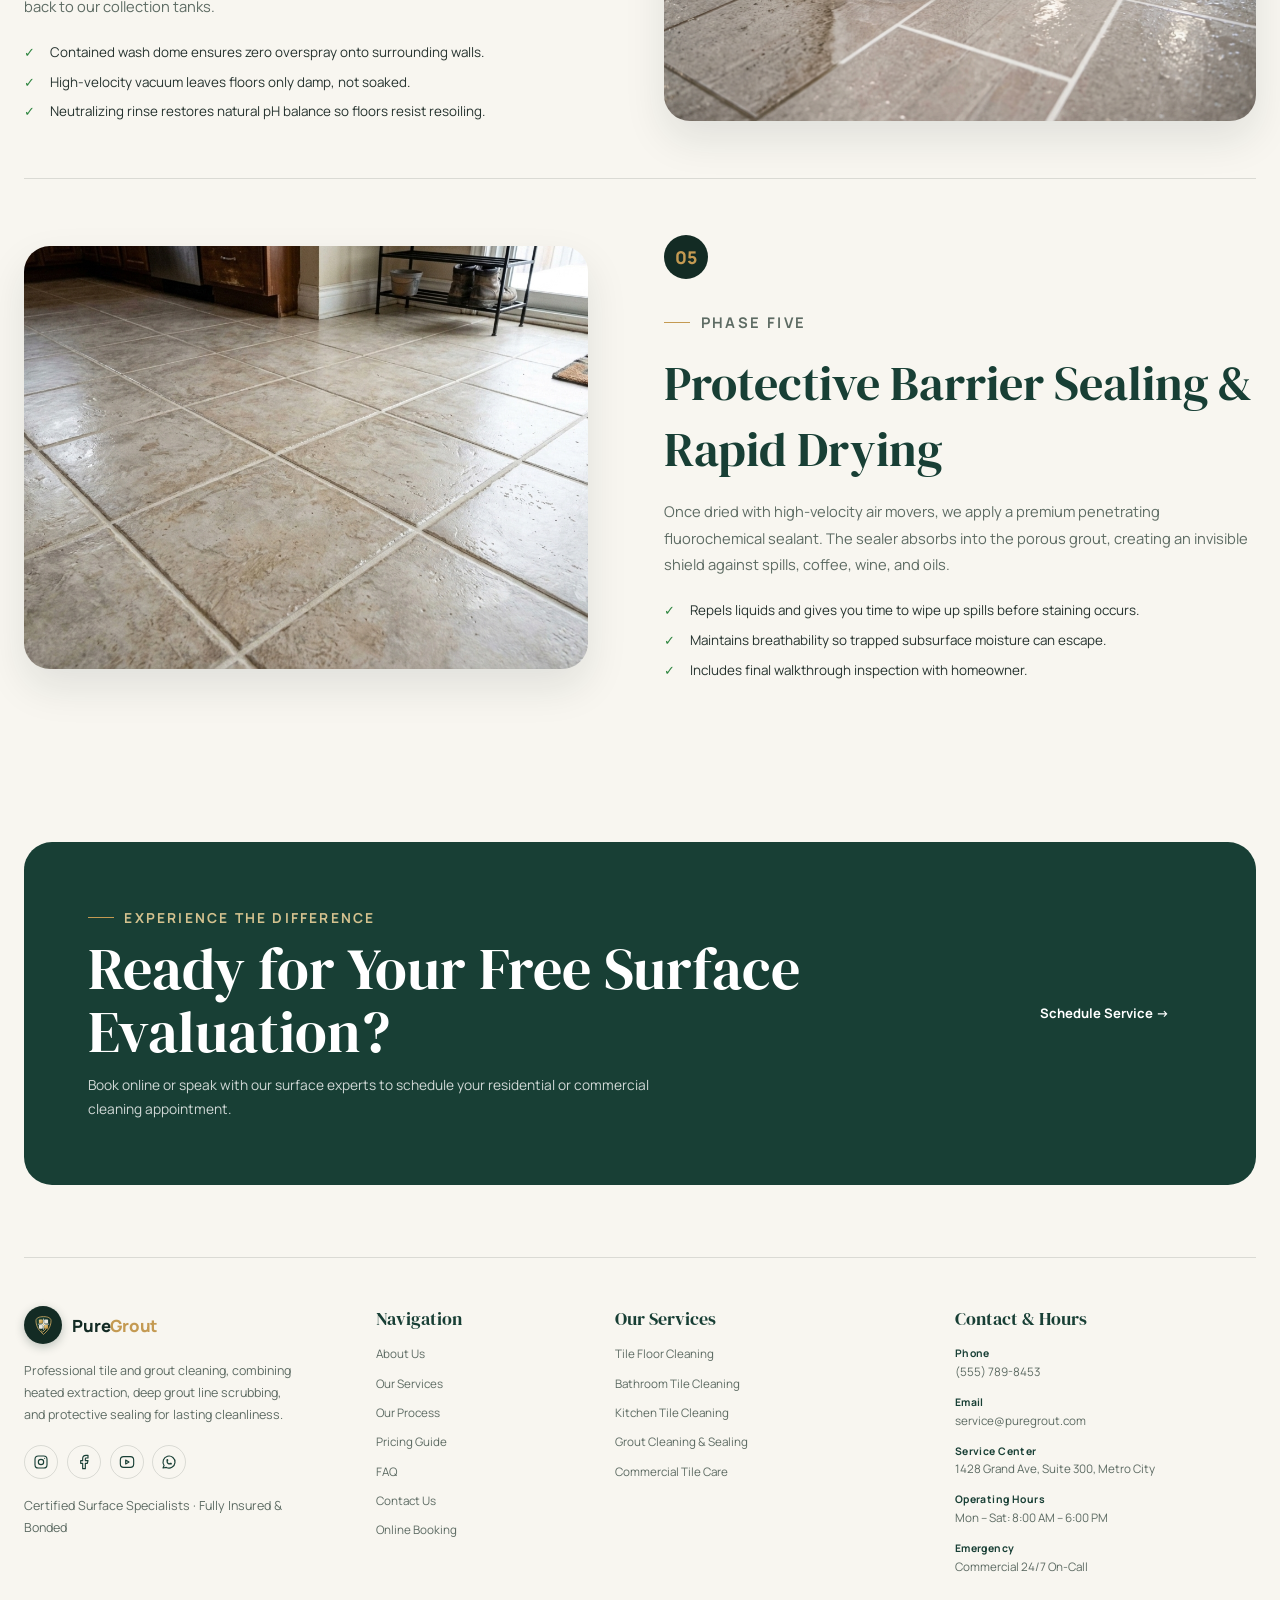
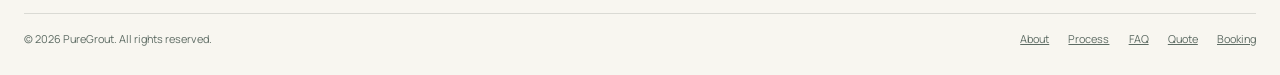
<file: process.html>
<!doctype html>
<html lang="en">
<head>
  <meta charset="utf-8">
  <meta name="viewport" content="width=device-width, initial-scale=1">
  <meta name="theme-color" content="#F8F6F0">
  <meta name="description" content="Discover the PureGrout 5-step tile &amp; grout cleaning workflow: pre-inspection, soil emulsification, mechanical scrubbing, heated extraction, and penetrative sealing.">
  <link rel="canonical" href="https://puregrout.com/process.html">
  <link rel="icon" type="image/svg+xml" href="assets/icons/favicon.svg">
  <link rel="alternate icon" type="image/png" href="assets/icons/favicon-32x32.png">
  <link rel="apple-touch-icon" href="assets/icons/favicon-32x32.png">
  <title>Our 5-Step Process | Professional Tile &amp; Grout Cleaning | PureGrout</title>
  <meta property="og:type" content="website">
  <meta property="og:title" content="Our 5-Step Process | Professional Tile &amp; Grout Cleaning | PureGrout">
  <meta property="og:description" content="Discover the PureGrout 5-step tile &amp; grout cleaning workflow: pre-inspection, soil emulsification, mechanical scrubbing, heated extraction, and penetrative sealing.">
  <meta property="og:url" content="https://puregrout.com/process.html">
  <meta property="og:image" content="https://puregrout.com/assets/images/tile-cleaning-action.webp">
  <meta name="twitter:card" content="summary_large_image">
  <link rel="preconnect" href="https://fonts.googleapis.com">
  <link rel="preconnect" href="https://fonts.gstatic.com" crossorigin>
  <link href="https://fonts.googleapis.com/css2?family=DM+Serif+Display&family=Manrope:wght@400;500;600;700;800&display=swap" rel="stylesheet">
  <link rel="stylesheet" href="css/style.css">
  <link rel="stylesheet" href="css/responsive.css">
  <link rel="stylesheet" href="css/pages/process.css">
  <script src="js/components.js" defer></script>
  <script src="js/navigation.js" defer></script>
  <script src="js/main.js" defer></script>
  <script>
    (function () {
      try {
        var s = localStorage.getItem('puregrout-theme');
        var d = s ? s === 'dark' : (window.matchMedia && window.matchMedia('(prefers-color-scheme: dark)').matches);
        if (d) document.documentElement.classList.add('theme-dark');
      } catch (e) {}
    })();
  </script>
</head>
<body data-page="process">
  <a class="skip-link" href="#main-content">Skip to content</a>
  <div id="site-header"></div>

  <main id="main-content" tabindex="-1">
    <section class="process-hero" aria-labelledby="process-hero-title">
      <img class="process-hero-image" src="assets/images/tile-cleaning-action.webp" alt="Commercial rotary surface cleaner working on tiled floor" width="1800" height="1200" fetchpriority="high" decoding="async">
      <div class="process-hero-overlay" aria-hidden="true"></div>
      <div class="process-hero-content site-container">
        <nav class="breadcrumbs" aria-label="Breadcrumb">
          <ol><li><a href="index.html">Home</a></li><li aria-current="page">Process</li></ol>
        </nav>
        <p class="eyebrow">Proven surface methodology</p>
        <h1 id="process-hero-title">The 5-Step Deep Extraction Process.</h1>
        <p>Explore every stage of how we lift deeply embedded grease, biological soils, and discolored residues from tile surfaces and grout lines.</p>
        <div class="hero-actions">
          <a class="button button-primary" href="contact.html">Request a Custom Quote &rarr;</a>
          <a class="button button-secondary" href="pricing.html">View Pricing Guide &rarr;</a>
        </div>
      </div>
    </section>

    <!-- Detailed 5-Step Walkthrough -->
    <section class="section-space site-container" aria-labelledby="workflow-title">
      <div class="section-heading">
        <p class="eyebrow">Step by step excellence</p>
        <h2 id="workflow-title">How We Transform Dull Surfaces</h2>
        <p>Our systematic procedure ensures safe chemistry for your tile type and long-lasting barrier protection against future stains.</p>
      </div>

      <div class="process-workflow">
        <!-- Step 1 -->
        <article class="workflow-step">
          <div class="workflow-media">
            <img src="assets/images/pre-inspection-material-testing.jpg" alt="Certified specialist testing tile and grout line porosity with precision probe" width="1200" height="900" loading="lazy" decoding="async">
          </div>
          <div class="workflow-copy">
            <span class="step-badge">01</span>
            <p class="eyebrow">Phase One</p>
            <h2>Pre-Inspection &amp; Material Testing</h2>
            <p>Every surface is unique. We examine tile composition (glazed ceramic, porcelain, natural stone), test grout porosity, and measure pH tolerance to calibrate our heated solution.</p>
            <ul class="step-checklist">
              <li>Identification of sensitive stone (marble, limestone, travertine).</li>
              <li>Identification of cracked tiles or loose grout lines.</li>
              <li>Baseboard and furniture protection with protective runners.</li>
            </ul>
          </div>
        </article>

        <!-- Step 2 -->
        <article class="workflow-step workflow-step-reverse">
          <div class="workflow-media">
            <img src="assets/images/pre-treatment-spray.jpg" alt="Specialist applying pressurized bio-enzymatic pre-spray onto tile and grout" width="1200" height="900" loading="lazy" decoding="async">
          </div>
          <div class="workflow-copy">
            <span class="step-badge">02</span>
            <p class="eyebrow">Phase Two</p>
            <h2>Soil Emulsification Pre-Treatment</h2>
            <p>We apply our proprietary biodegradable pre-spray. This breaks surface tension, melts kitchen cooking oils, dissolves shower soap scum, and frees trapped dirt particles from inside microscopic pores.</p>
            <ul class="step-checklist">
              <li>Dwell time allows active enzymes to dissolve stubborn grime.</li>
              <li>Alkaline formula designed specifically for organic soil lift.</li>
              <li>Completely pet, child, and indoor-air quality safe.</li>
            </ul>
          </div>
        </article>

        <!-- Step 3 -->
        <article class="workflow-step">
          <div class="workflow-media">
            <img src="assets/images/mechanical-grout-agitation.jpg" alt="Commercial counter-rotating mechanical brush scrubbing deep into grout channels" width="1200" height="900" loading="lazy" decoding="async">
          </div>
          <div class="workflow-copy">
            <span class="step-badge">03</span>
            <p class="eyebrow">Phase Three</p>
            <h2>Grout Line Mechanical Agitation</h2>
            <p>While the cleaning solution is active, we utilize counter-rotating brushes and targeted grout line tools to loosen compacted dirt lodged deep within grout valleys and room edges.</p>
            <ul class="step-checklist">
              <li>Reaches low-lying grout joints that flat mops skip.</li>
              <li>Cleans along baseboards, toilet bases, and tight corners.</li>
              <li>Prepares the soil suspension for high-pressure vacuum extraction.</li>
            </ul>
          </div>
        </article>

        <!-- Step 4 -->
        <article class="workflow-step workflow-step-reverse">
          <div class="workflow-media">
            <img src="assets/images/rotary-vacuum-extraction.jpg" alt="Commercial rotary enclosed extraction tool washing and vacuuming tiled floor at 200°F" width="1200" height="900" loading="lazy" decoding="async">
          </div>
          <div class="workflow-copy">
            <span class="step-badge">04</span>
            <p class="eyebrow">Phase Four</p>
            <h2>Heated Rotary Vacuum Extraction (200°F)</h2>
            <p>Our industrial extraction tool injects 200°F softened water at 800–1200 PSI inside a vacuum containment dome, immediately extracting the water and emulsified dirt back to our collection tanks.</p>
            <ul class="step-checklist">
              <li>Contained wash dome ensures zero overspray onto surrounding walls.</li>
              <li>High-velocity vacuum leaves floors only damp, not soaked.</li>
              <li>Neutralizing rinse restores natural pH balance so floors resist resoiling.</li>
            </ul>
          </div>
        </article>

        <!-- Step 5 -->
        <article class="workflow-step">
          <div class="workflow-media">
            <img src="assets/images/tile-after-clean.jpg" alt="Pristine kitchen tile floor sealed and gleaming" width="1200" height="900" loading="lazy" decoding="async">
          </div>
          <div class="workflow-copy">
            <span class="step-badge">05</span>
            <p class="eyebrow">Phase Five</p>
            <h2>Protective Barrier Sealing &amp; Rapid Drying</h2>
            <p>Once dried with high-velocity air movers, we apply a premium penetrating fluorochemical sealant. The sealer absorbs into the porous grout, creating an invisible shield against spills, coffee, wine, and oils.</p>
            <ul class="step-checklist">
              <li>Repels liquids and gives you time to wipe up spills before staining occurs.</li>
              <li>Maintains breathability so trapped subsurface moisture can escape.</li>
              <li>Includes final walkthrough inspection with homeowner.</li>
            </ul>
          </div>
        </article>
      </div>
    </section>

    <!-- Call to action -->
    <section class="cta-section site-container" aria-labelledby="process-cta-title">
      <div>
        <p class="eyebrow">Experience the difference</p>
        <h2 id="process-cta-title">Ready for Your Free Surface Evaluation?</h2>
        <p>Book online or speak with our surface experts to schedule your residential or commercial cleaning appointment.</p>
      </div>
      <a class="button button-light" href="contact.html">Schedule Service &rarr;</a>
    </section>
  </main>

  <div id="site-footer"></div>
</body>
</html>
</file>
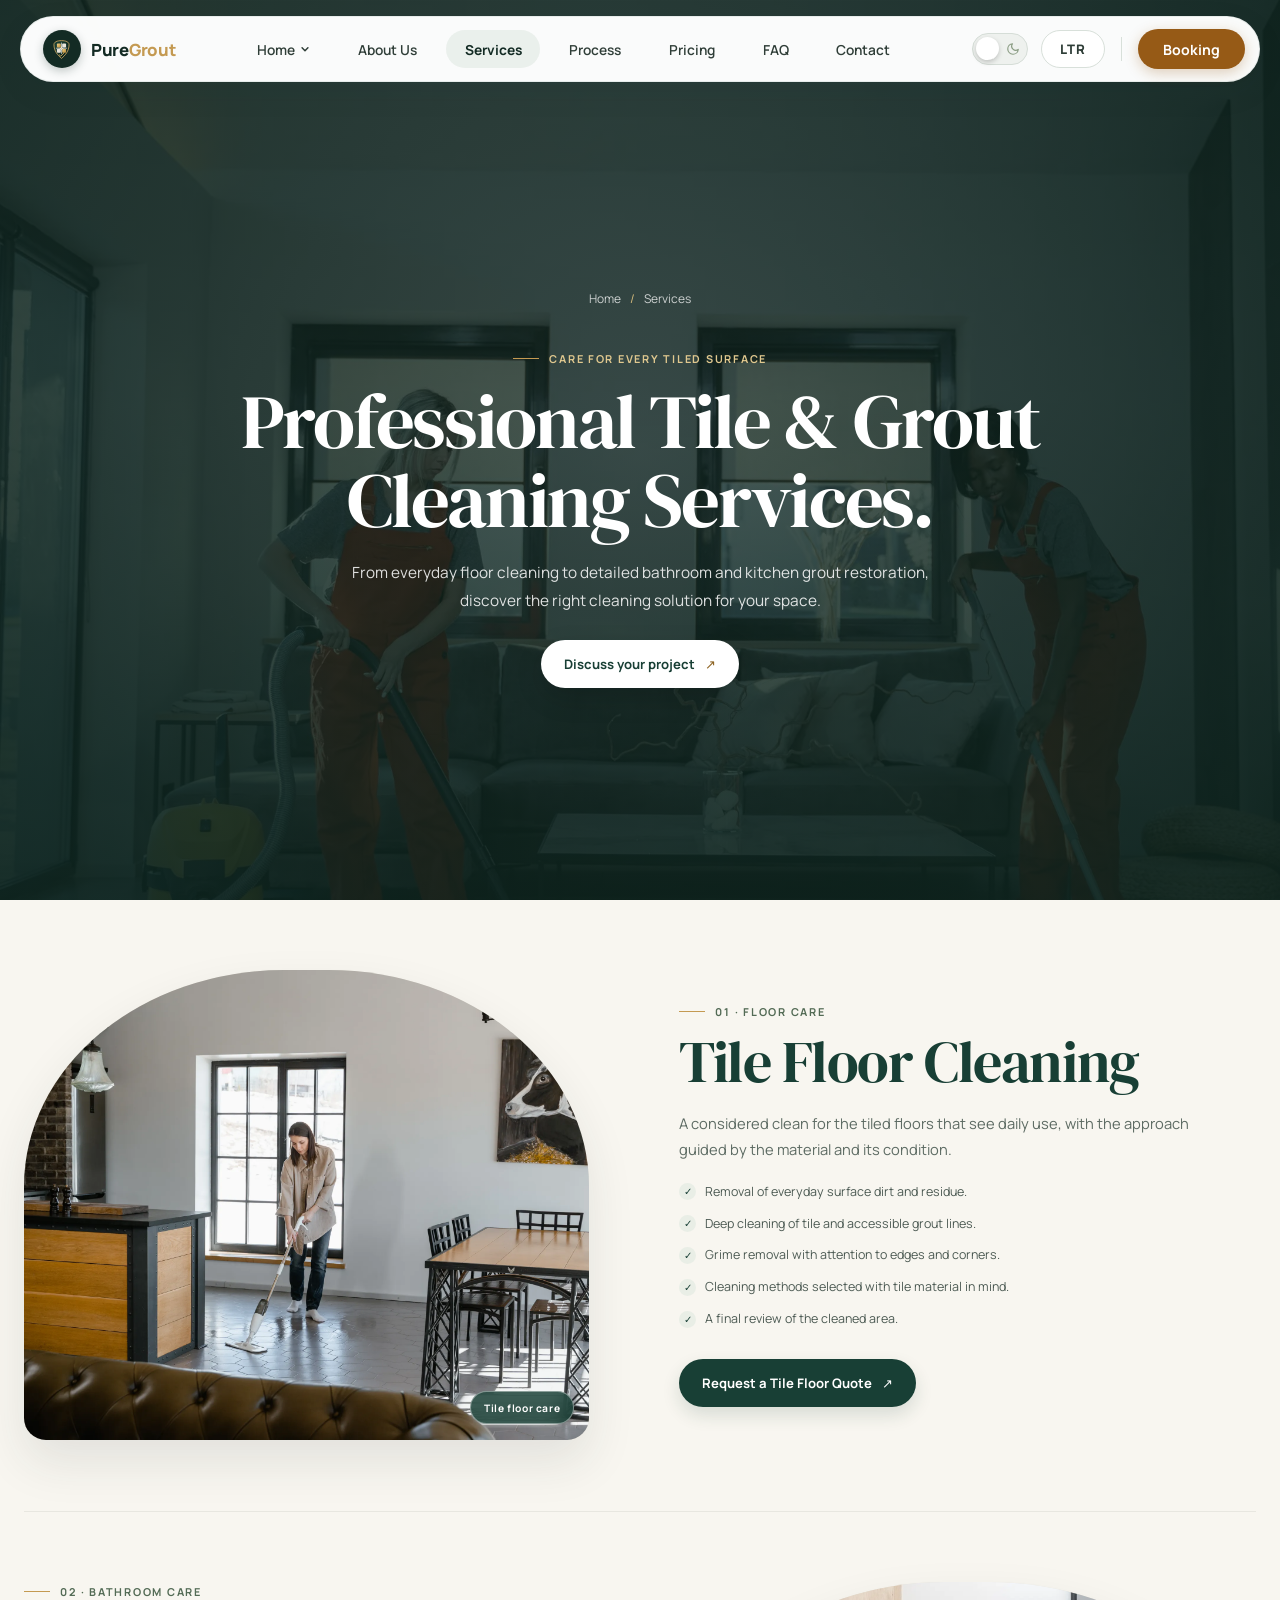
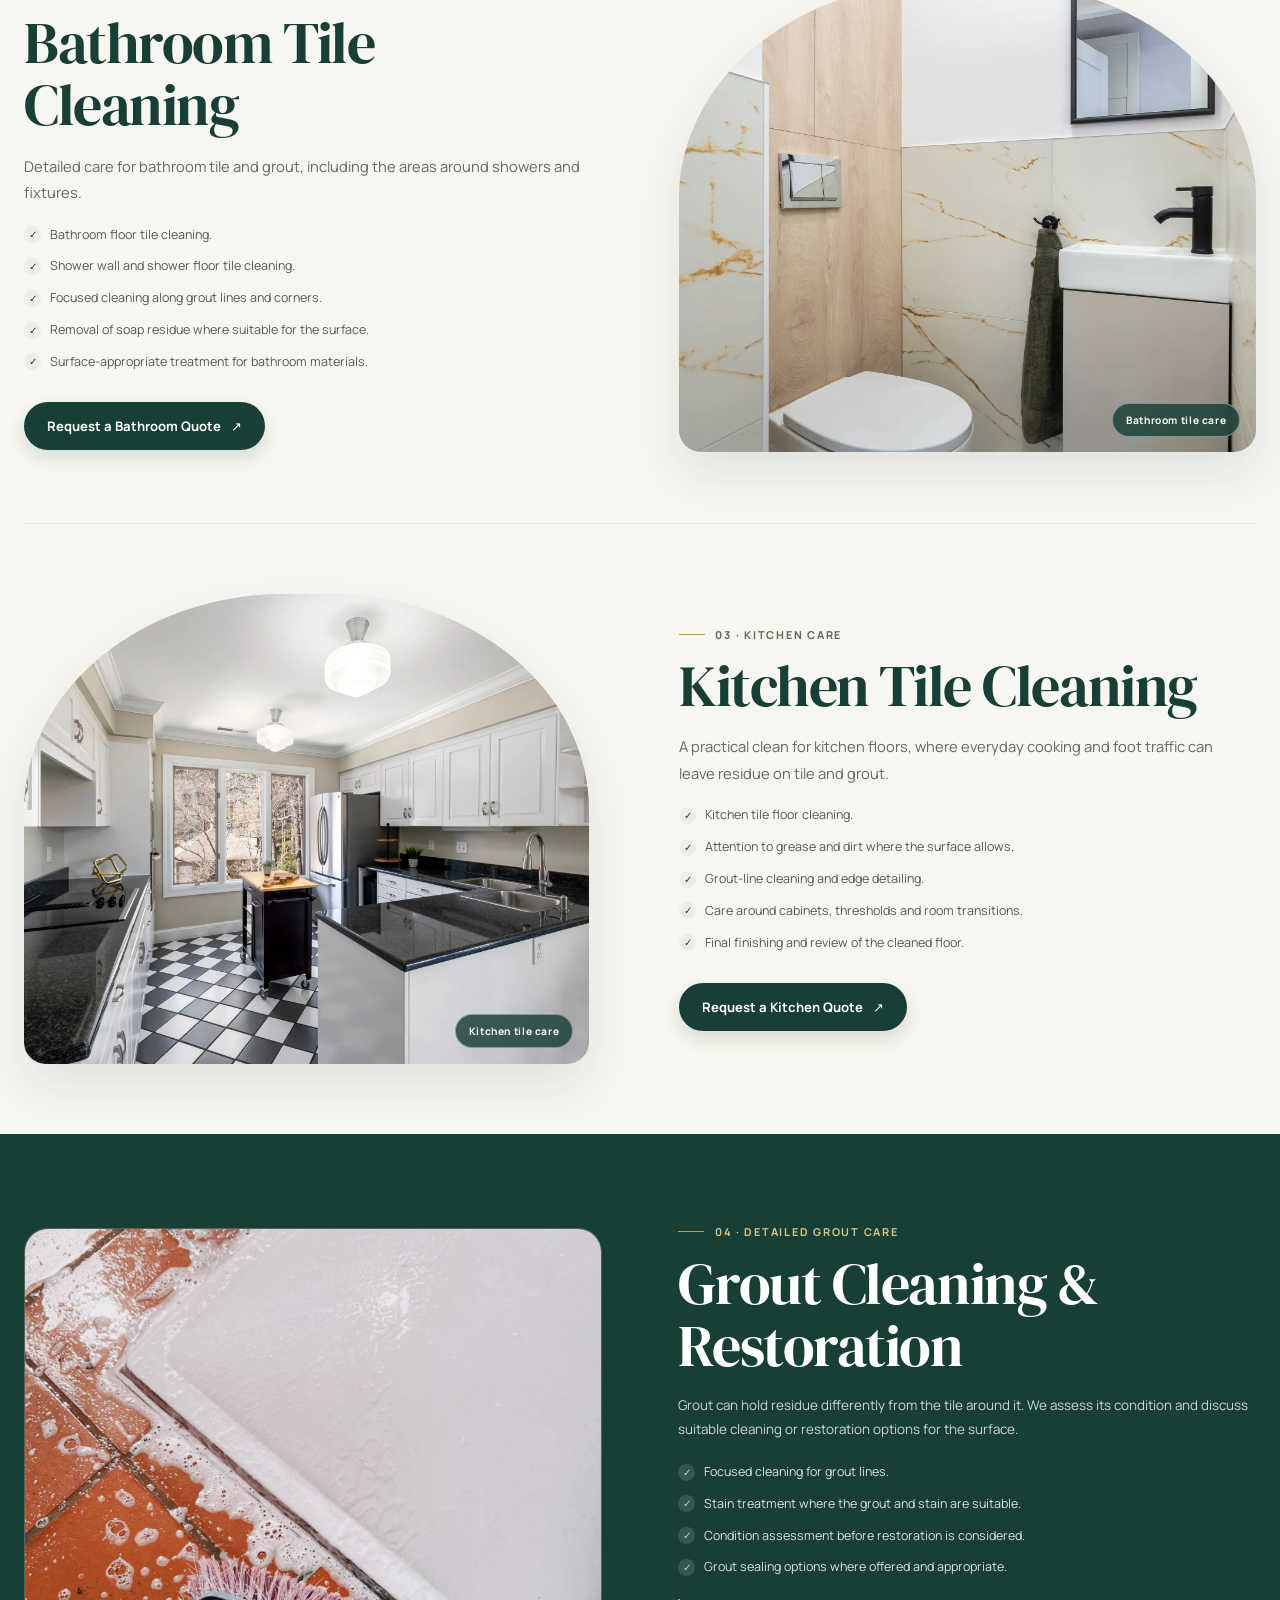
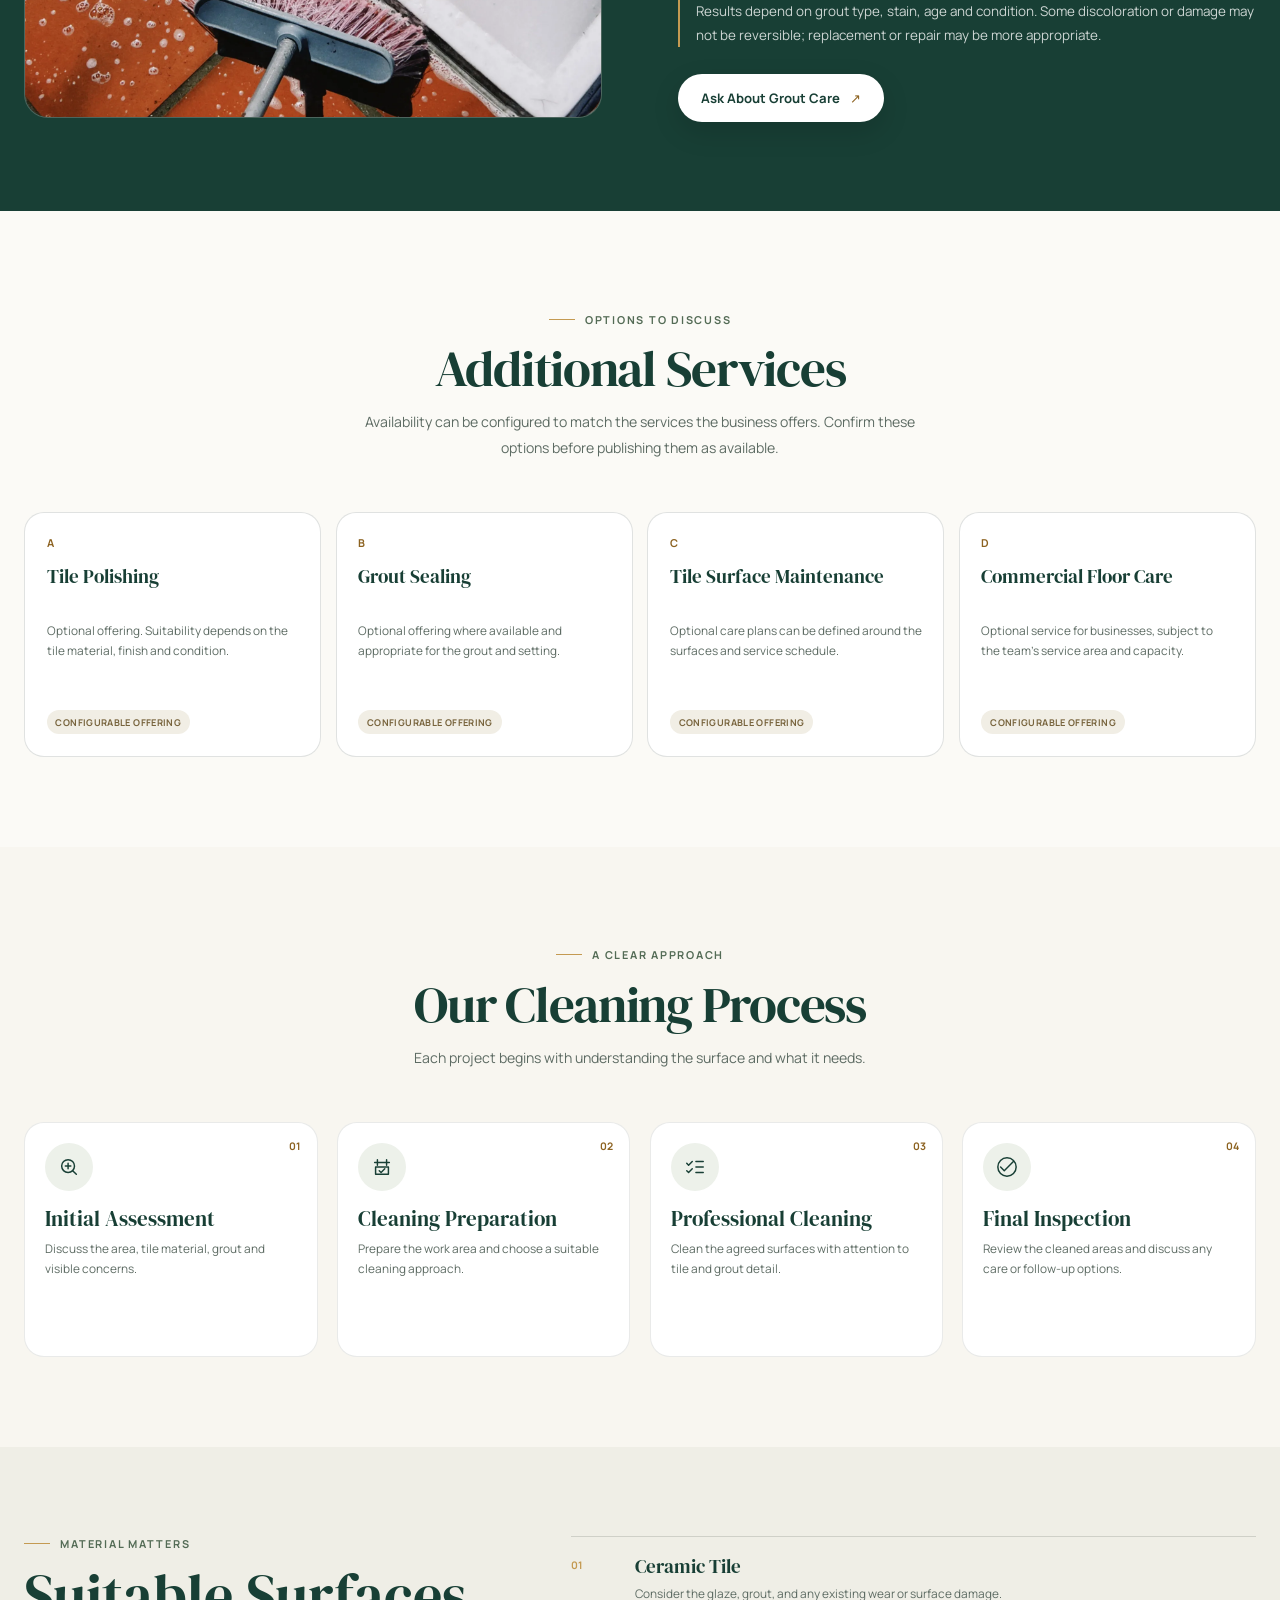
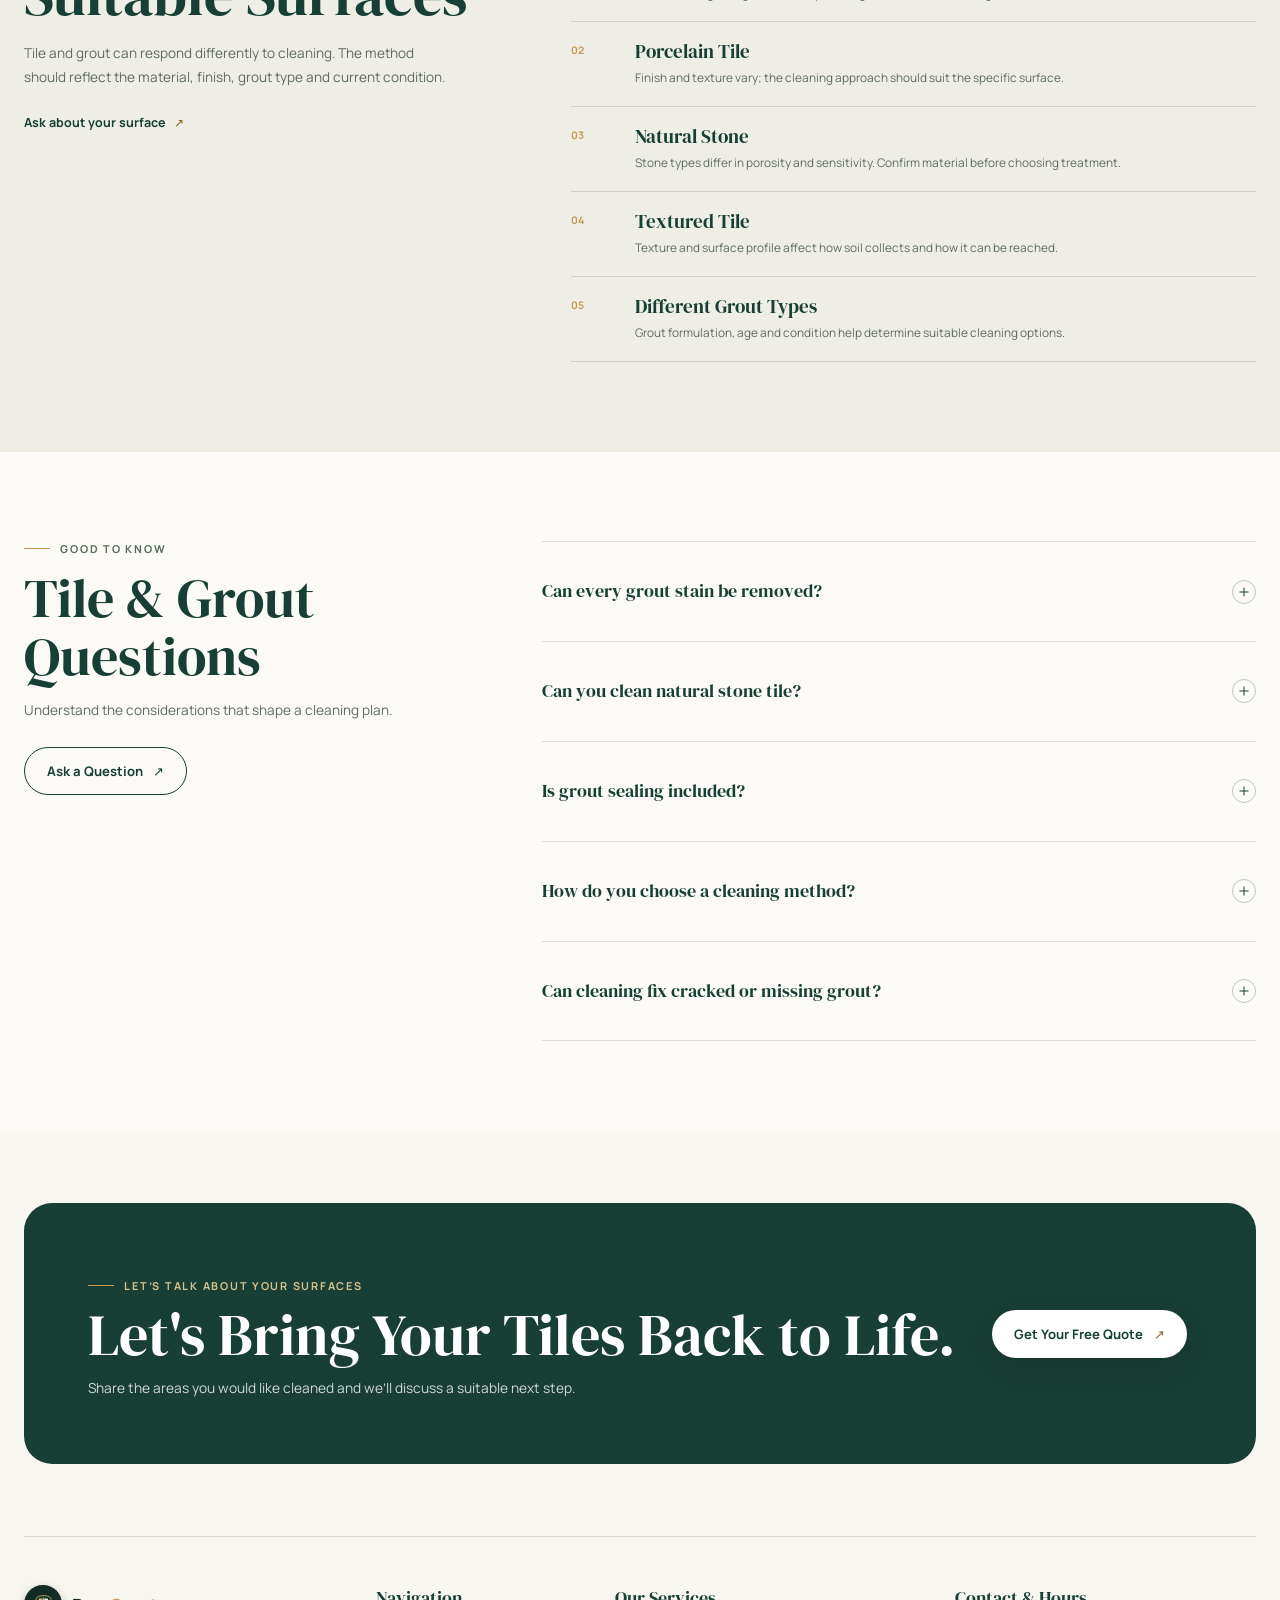
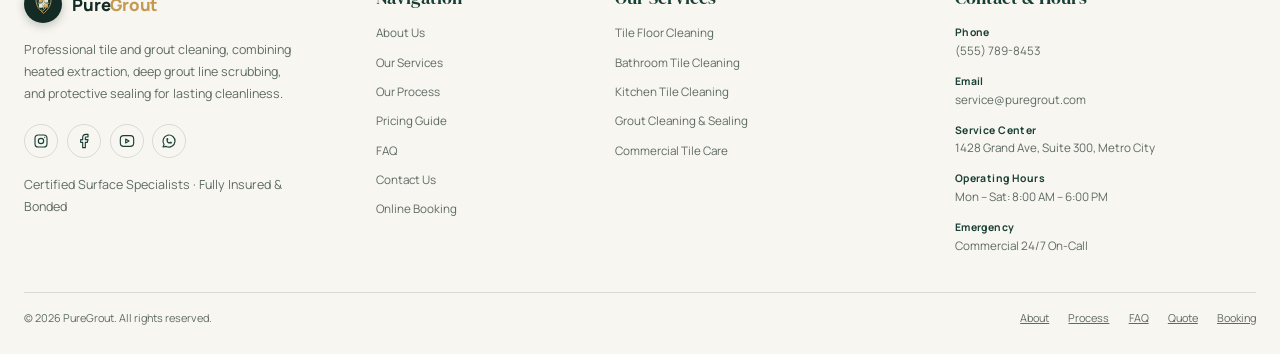
<file: services.html>
<!doctype html>
<html lang="en">
<head>
  <meta charset="utf-8">
  <meta name="viewport" content="width=device-width, initial-scale=1">
  <meta name="theme-color" content="#F8F6F0">
  <meta name="description" content="Explore tile floor, bathroom, kitchen and grout cleaning services tailored to your surface by PureGrout.">
  <link rel="canonical" href="https://puregrout.com/services.html">
  <link rel="icon" type="image/svg+xml" href="assets/icons/favicon.svg">
  <link rel="alternate icon" type="image/png" href="assets/icons/favicon-32x32.png">
  <link rel="apple-touch-icon" href="assets/icons/favicon-32x32.png">
  <title>Our Services | Specialized Tile &amp; Grout Cleaning | PureGrout</title>
  <meta property="og:type" content="website">
  <meta property="og:title" content="Our Services | Specialized Tile &amp; Grout Cleaning | PureGrout">
  <meta property="og:description" content="Explore tile floor, bathroom, kitchen and grout cleaning services tailored to your surface by PureGrout.">
  <meta property="og:url" content="https://puregrout.com/services.html">
  <meta property="og:image" content="https://puregrout.com/assets/images/professional-floor-cleaning.webp">
  <meta property="og:image:alt" content="Cleaning technicians working carefully across a tiled interior">
  <meta name="twitter:card" content="summary_large_image">
  <link rel="preconnect" href="https://fonts.googleapis.com">
  <link rel="preconnect" href="https://fonts.gstatic.com" crossorigin>
  <link href="https://fonts.googleapis.com/css2?family=DM+Serif+Display&family=Manrope:wght@400;500;600;700&display=swap" rel="stylesheet">
  <link rel="stylesheet" href="css/style.css">
  <link rel="stylesheet" href="css/responsive.css">
  <link rel="stylesheet" href="css/pages/services.css">
  <script src="js/components.js" defer></script>
  <script src="js/navigation.js" defer></script>
  <script src="js/main.js" defer></script>
  <script src="js/faq.js" defer></script>
  <script>
    (function () {
      try {
        var s = localStorage.getItem('puregrout-theme');
        var d = s ? s === 'dark' : (window.matchMedia && window.matchMedia('(prefers-color-scheme: dark)').matches);
        if (d) document.documentElement.classList.add('theme-dark');
      } catch (e) {}
    })();
  </script>
</head>
<body data-page="services">
  <a class="skip-link" href="#main-content">Skip to content</a>
  <div id="site-header"></div>
  <main id="main-content" tabindex="-1">
    <section class="services-hero" aria-labelledby="services-hero-title">
      <img class="services-hero-image" src="assets/images/professional-floor-cleaning.webp" alt="Cleaning technicians working carefully across a tiled interior" width="1800" height="2700" fetchpriority="high" decoding="async">
      <div class="services-hero-overlay" aria-hidden="true"></div>
      <div class="services-hero-content site-container">
        <nav class="breadcrumbs hero-breadcrumbs" aria-label="Breadcrumb">
          <ol><li><a href="index.html">Home</a></li><li aria-current="page">Services</li></ol>
        </nav>
        <p class="eyebrow">Care for every tiled surface</p>
        <h1 id="services-hero-title">Professional Tile &amp; Grout Cleaning Services.</h1>
        <p>From everyday floor cleaning to detailed bathroom and kitchen grout restoration, discover the right cleaning solution for your space.</p>
        <a class="button button-light" href="contact.html?service=general-tile-grout-cleaning">Discuss your project <span aria-hidden="true">↗</span></a>
      </div>
    </section>

    <section class="service-detail-section site-container" id="tile-floor-cleaning" aria-labelledby="tile-floor-title">
      <div class="service-detail-image"><img src="assets/images/sunlit-tiled-floor-cleaning.webp" alt="A professional cleaning specialist treating sunlit tiled living space flooring" width="2400" height="1600" loading="lazy" decoding="async"><span class="image-note">Tile floor care</span></div>
      <div class="service-detail-copy">
        <p class="eyebrow">01 · Floor care</p>
        <h2 id="tile-floor-title">Tile Floor Cleaning</h2>
        <p class="service-lede">A considered clean for the tiled floors that see daily use, with the approach guided by the material and its condition.</p>
        <ul class="service-benefits">
          <li>Removal of everyday surface dirt and residue.</li>
          <li>Deep cleaning of tile and accessible grout lines.</li>
          <li>Grime removal with attention to edges and corners.</li>
          <li>Cleaning methods selected with tile material in mind.</li>
          <li>A final review of the cleaned area.</li>
        </ul>
        <a class="button button-primary" href="contact.html?service=tile-floor-cleaning">Request a Tile Floor Quote <span aria-hidden="true">↗</span></a>
      </div>
    </section>

    <section class="service-detail-section service-detail-reverse site-container" id="bathroom-tile-cleaning" aria-labelledby="bathroom-title">
      <div class="service-detail-image"><img src="assets/images/minimalist-marble-bathroom.webp" alt="Pristine marble bathroom with clean tile surfaces and detailed grout lines" width="2400" height="1600" loading="lazy" decoding="async"><span class="image-note">Bathroom tile care</span></div>
      <div class="service-detail-copy">
        <p class="eyebrow">02 · Bathroom care</p>
        <h2 id="bathroom-title">Bathroom Tile Cleaning</h2>
        <p class="service-lede">Detailed care for bathroom tile and grout, including the areas around showers and fixtures.</p>
        <ul class="service-benefits">
          <li>Bathroom floor tile cleaning.</li>
          <li>Shower wall and shower floor tile cleaning.</li>
          <li>Focused cleaning along grout lines and corners.</li>
          <li>Removal of soap residue where suitable for the surface.</li>
          <li>Surface-appropriate treatment for bathroom materials.</li>
        </ul>
        <a class="button button-primary" href="contact.html?service=bathroom-cleaning">Request a Bathroom Quote <span aria-hidden="true">↗</span></a>
      </div>
    </section>

    <section class="service-detail-section site-container" id="kitchen-tile-cleaning" aria-labelledby="kitchen-title">
      <div class="service-detail-image"><img src="assets/images/checkered-tile-kitchen.webp" alt="Clean modern kitchen featuring spotless black-and-white checkered tile floor" width="2400" height="1600" loading="lazy" decoding="async"><span class="image-note">Kitchen tile care</span></div>
      <div class="service-detail-copy">
        <p class="eyebrow">03 · Kitchen care</p>
        <h2 id="kitchen-title">Kitchen Tile Cleaning</h2>
        <p class="service-lede">A practical clean for kitchen floors, where everyday cooking and foot traffic can leave residue on tile and grout.</p>
        <ul class="service-benefits">
          <li>Kitchen tile floor cleaning.</li>
          <li>Attention to grease and dirt where the surface allows.</li>
          <li>Grout-line cleaning and edge detailing.</li>
          <li>Care around cabinets, thresholds and room transitions.</li>
          <li>Final finishing and review of the cleaned floor.</li>
        </ul>
        <a class="button button-primary" href="contact.html?service=kitchen-cleaning">Request a Kitchen Quote <span aria-hidden="true">↗</span></a>
      </div>
    </section>

    <section class="grout-feature" id="grout-cleaning-restoration" aria-labelledby="grout-title">
      <div class="grout-feature-inner site-container">
        <div class="grout-feature-image"><img src="assets/images/grout-scrubbing-detail.webp" alt="A brush working across soapy tile and grout during cleaning" width="1800" height="2401" loading="lazy" decoding="async"></div>
        <div class="grout-feature-copy">
          <p class="eyebrow">04 · Detailed grout care</p>
          <h2 id="grout-title">Grout Cleaning &amp; Restoration</h2>
          <p>Grout can hold residue differently from the tile around it. We assess its condition and discuss suitable cleaning or restoration options for the surface.</p>
          <ul class="service-benefits service-benefits-light">
            <li>Focused cleaning for grout lines.</li>
            <li>Stain treatment where the grout and stain are suitable.</li>
            <li>Condition assessment before restoration is considered.</li>
            <li>Grout sealing options where offered and appropriate.</li>
          </ul>
          <p class="restoration-note">Results depend on grout type, stain, age and condition. Some discoloration or damage may not be reversible; replacement or repair may be more appropriate.</p>
          <a class="button button-light" href="contact.html?service=grout-cleaning-restoration">Ask About Grout Care <span aria-hidden="true">↗</span></a>
        </div>
      </div>
    </section>

    <section class="optional-section section-space" aria-labelledby="optional-title">
      <div class="section-heading site-container"><p class="eyebrow">Options to discuss</p><h2 id="optional-title">Additional Services</h2><p>Availability can be configured to match the services the business offers. Confirm these options before publishing them as available.</p></div>
      <div class="optional-grid site-container">
        <article class="optional-card"><span class="optional-number">A</span><h3>Tile Polishing</h3><p>Optional offering. Suitability depends on the tile material, finish and condition.</p><span class="configurable-label">Configurable offering</span></article>
        <article class="optional-card"><span class="optional-number">B</span><h3>Grout Sealing</h3><p>Optional offering where available and appropriate for the grout and setting.</p><span class="configurable-label">Configurable offering</span></article>
        <article class="optional-card"><span class="optional-number">C</span><h3>Tile Surface Maintenance</h3><p>Optional care plans can be defined around the surfaces and service schedule.</p><span class="configurable-label">Configurable offering</span></article>
        <article class="optional-card"><span class="optional-number">D</span><h3>Commercial Floor Care</h3><p>Optional service for businesses, subject to the team’s service area and capacity.</p><span class="configurable-label">Configurable offering</span></article>
      </div>
    </section>

    <section class="service-process section-space" aria-labelledby="service-process-title">
      <div class="section-heading site-container"><p class="eyebrow">A clear approach</p><h2 id="service-process-title">Our Cleaning Process</h2><p>Each project begins with understanding the surface and what it needs.</p></div>
      <ol class="service-process-grid site-container">
        <li><span class="step-number">01</span><span class="step-icon" aria-hidden="true"><svg viewBox="0 0 24 24" fill="none" stroke="currentColor" stroke-width="2" stroke-linecap="round" stroke-linejoin="round"><circle cx="11" cy="11" r="7"/><path d="m20 20-4-4M8 11h6M11 8v6"/></svg></span><h3>Initial Assessment</h3><p>Discuss the area, tile material, grout and visible concerns.</p></li>
        <li><span class="step-number">02</span><span class="step-icon" aria-hidden="true"><svg viewBox="0 0 24 24" fill="none" stroke="currentColor" stroke-width="2" stroke-linecap="round" stroke-linejoin="round"><path d="M4 7h16M7 4v6M17 4v6M5 12h14v8H5z"/><path d="m9 16 2 2 4-4"/></svg></span><h3>Cleaning Preparation</h3><p>Prepare the work area and choose a suitable cleaning approach.</p></li>
        <li><span class="step-number">03</span><span class="step-icon" aria-hidden="true"><svg viewBox="0 0 24 24" fill="none" stroke="currentColor" stroke-width="2" stroke-linecap="round" stroke-linejoin="round"><path d="m3 16 2 2 4-4M3 8l2 2 4-4M13 6h8M13 12h8M13 18h8"/></svg></span><h3>Professional Cleaning</h3><p>Clean the agreed surfaces with attention to tile and grout detail.</p></li>
        <li><span class="step-number">04</span><span class="step-icon" aria-hidden="true"><svg viewBox="0 0 24 24" fill="none" stroke="currentColor" stroke-width="2" stroke-linecap="round" stroke-linejoin="round"><path d="m5 12 4 4L19 6"/><circle cx="12" cy="12" r="10"/></svg></span><h3>Final Inspection</h3><p>Review the cleaned areas and discuss any care or follow-up options.</p></li>
      </ol>
    </section>

    <section class="surface-section section-space" aria-labelledby="surface-title">
      <div class="surface-layout site-container">
        <div class="surface-copy"><p class="eyebrow">Material matters</p><h2 id="surface-title">Suitable Surfaces</h2><p>Tile and grout can respond differently to cleaning. The method should reflect the material, finish, grout type and current condition.</p><a class="text-arrow" href="contact.html?service=surface-assessment">Ask about your surface <span aria-hidden="true">↗</span></a></div>
        <div class="surface-list">
          <article><span>01</span><div><h3>Ceramic Tile</h3><p>Consider the glaze, grout, and any existing wear or surface damage.</p></div></article>
          <article><span>02</span><div><h3>Porcelain Tile</h3><p>Finish and texture vary; the cleaning approach should suit the specific surface.</p></div></article>
          <article><span>03</span><div><h3>Natural Stone</h3><p>Stone types differ in porosity and sensitivity. Confirm material before choosing treatment.</p></div></article>
          <article><span>04</span><div><h3>Textured Tile</h3><p>Texture and surface profile affect how soil collects and how it can be reached.</p></div></article>
          <article><span>05</span><div><h3>Different Grout Types</h3><p>Grout formulation, age and condition help determine suitable cleaning options.</p></div></article>
        </div>
      </div>
    </section>

    <section class="services-faq section-space" aria-labelledby="services-faq-title">
      <div class="services-faq-layout site-container">
        <div class="services-faq-intro"><p class="eyebrow">Good to know</p><h2 id="services-faq-title">Tile &amp; Grout Questions</h2><p>Understand the considerations that shape a cleaning plan.</p><a class="button button-secondary" href="contact.html?service=service-question">Ask a Question <span aria-hidden="true">↗</span></a></div>
        <div class="services-faq-list">
          <article class="services-faq-item"><h3><button class="faq-question" type="button" aria-expanded="false" aria-controls="services-faq-1" id="services-question-1">Can every grout stain be removed?<span aria-hidden="true"></span></button></h3><div class="faq-answer" id="services-faq-1" role="region" aria-labelledby="services-question-1" hidden><p>No. Results depend on the stain and grout condition. Some discoloration may remain, and damaged grout can require repair or replacement.</p></div></article>
          <article class="services-faq-item"><h3><button class="faq-question" type="button" aria-expanded="false" aria-controls="services-faq-2" id="services-question-2">Can you clean natural stone tile?<span aria-hidden="true"></span></button></h3><div class="faq-answer" id="services-faq-2" role="region" aria-labelledby="services-question-2" hidden><p>Natural stone varies by type and finish. Identify the stone and its condition first so suitable cleaning options can be discussed.</p></div></article>
          <article class="services-faq-item"><h3><button class="faq-question" type="button" aria-expanded="false" aria-controls="services-faq-3" id="services-question-3">Is grout sealing included?<span aria-hidden="true"></span></button></h3><div class="faq-answer" id="services-faq-3" role="region" aria-labelledby="services-question-3" hidden><p>Grout sealing is an optional, configurable offering. Ask whether it is available and appropriate for your grout.</p></div></article>
          <article class="services-faq-item"><h3><button class="faq-question" type="button" aria-expanded="false" aria-controls="services-faq-4" id="services-question-4">How do you choose a cleaning method?<span aria-hidden="true"></span></button></h3><div class="faq-answer" id="services-faq-4" role="region" aria-labelledby="services-question-4" hidden><p>The tile material, finish, grout type, soil and condition all matter. These details are reviewed before agreeing on an approach.</p></div></article>
          <article class="services-faq-item"><h3><button class="faq-question" type="button" aria-expanded="false" aria-controls="services-faq-5" id="services-question-5">Can cleaning fix cracked or missing grout?<span aria-hidden="true"></span></button></h3><div class="faq-answer" id="services-faq-5" role="region" aria-labelledby="services-question-5" hidden><p>Cleaning does not repair missing or damaged grout. An assessment can help distinguish cleaning needs from repair or replacement work.</p></div></article>
        </div>
      </div>
    </section>

    <section class="services-final-cta site-container" aria-labelledby="services-final-title">
      <div><p class="eyebrow">Let’s talk about your surfaces</p><h2 id="services-final-title">Let's Bring Your Tiles Back to Life.</h2><p>Share the areas you would like cleaned and we’ll discuss a suitable next step.</p></div>
      <a class="button button-light" href="contact.html?service=general-tile-grout-cleaning">Get Your Free Quote <span aria-hidden="true">↗</span></a>
    </section>
  </main>
  <div id="site-footer"></div>
</body>
</html>
</file>
<file: css/style.css>
:root {
  color-scheme: light;
  --color-forest: #183F35;
  --color-sage: #8A9C83;
  --color-ivory: #F8F6F0;
  --color-white: #FFFFFF;
  --color-gold: #C49A52;
  --color-charcoal: #26332F;
  --color-muted: #5D6B63;
  --color-border: rgba(38, 51, 47, .14);
  --font-display: "DM Serif Display", Georgia, serif;
  --font-body: "Manrope", Arial, sans-serif;
  --content-width: 1240px;
  --section-space: clamp(4.5rem, 7vw, 6.75rem);
  --space-1: .5rem;
  --space-2: 1rem;
  --space-3: 1.5rem;
  --space-4: 2rem;
  --space-5: 3rem;
  --space-6: 4.5rem;
  font-family: var(--font-body);
  font-synthesis: none;
  text-rendering: optimizeLegibility;
}

*, *::before, *::after { box-sizing: border-box; }
html { scroll-behavior: smooth; overflow-x: hidden; }
body { min-width: 320px; margin: 0; background: var(--color-ivory); color: var(--color-charcoal); overflow-x: hidden; }
a { color: inherit; }
button, input, select, textarea { font: inherit; }
button, a { -webkit-tap-highlight-color: transparent; }
img, svg { display: block; max-width: 100%; }
:focus-visible { outline: 3px solid #8C6220; outline-offset: 4px; }
.skip-link { position: fixed; z-index: 30; top: 1rem; left: 1rem; padding: .75rem 1rem; transform: translateY(-160%); border-radius: 999px; background: var(--color-forest); color: var(--color-white); }
.skip-link:focus { transform: translateY(0); }
.site-container { width: min(calc(100% - 3rem), var(--content-width)); margin-inline: auto; }

/* Theme color scheme extensions */
:root {
  --color-heading: #183F35;
  --color-surface-alt: #FBFAF6;
  --color-surface-tint: #F0EEE6;
}

:root.theme-dark {
  color-scheme: dark;
  --color-forest: #13241F;
  --color-forest-dark: #0A1612;
  --color-sage: #9AB29F;
  --color-ivory: #0D1714;
  --color-white: #FFFFFF;
  --color-surface-alt: #101E19;
  --color-surface-tint: #12211C;
  --color-gold: #D9B167;
  --color-charcoal: #E5ECE8;
  --color-muted: #9BB0A5;
  --color-border: rgba(255, 255, 255, 0.10);
  --color-heading: #F5F8F6;
}

:root.theme-dark body {
  background: var(--color-ivory);
  color: var(--color-charcoal);
}

:root.theme-dark h1,
:root.theme-dark h2,
:root.theme-dark h3 {
  color: var(--color-heading);
}

:root.theme-dark .section-heading h2 {
  color: var(--color-heading);
}

:root.theme-dark .section-heading > p:last-child {
  color: var(--color-muted);
}

:root.theme-dark .eyebrow {
  color: #D9B167;
}

:root.theme-dark .eyebrow::before {
  background: #D9B167;
}

/* Global Dark Mode Buttons */
:root.theme-dark .button-primary {
  background: #D9B167;
  color: #0D1714;
  font-weight: 800;
  box-shadow: 0 8px 22px rgba(217, 177, 103, 0.22);
}
:root.theme-dark .button-primary:hover {
  background: #E8C67C;
  box-shadow: 0 12px 28px rgba(217, 177, 103, 0.32);
}

:root.theme-dark .button-secondary {
  border-color: rgba(217, 177, 103, 0.45);
  color: #D9B167;
  background: transparent;
}
:root.theme-dark .button-secondary:hover {
  border-color: #D9B167;
  background: rgba(217, 177, 103, 0.12);
  color: #F5F8F6;
}

:root.theme-dark .button-light {
  background: #D9B167;
  color: #0D1714;
  font-weight: 800;
}
:root.theme-dark .button-light:hover {
  background: #E8C67C;
}

:root.theme-dark .button-glass {
  border-color: rgba(255, 255, 255, 0.25);
  background: rgba(255, 255, 255, 0.08);
  color: #F5F8F6;
}
:root.theme-dark .button-glass:hover {
  background: rgba(255, 255, 255, 0.16);
}

:root.theme-dark .button-outline-light {
  border-color: rgba(217, 177, 103, 0.55);
  color: #D9B167;
  background: rgba(217, 177, 103, 0.08);
  font-weight: 700;
}
:root.theme-dark .button-outline-light:hover {
  border-color: #D9B167;
  color: #0D1714;
  background: #D9B167;
  box-shadow: 0 10px 24px rgba(217, 177, 103, 0.3);
}

/* Universal SVG Stroked Icon Standard */
.why-icon svg,
.process-icon svg,
.contact-card-icon svg,
.step-icon svg,
.value-icon svg,
.lightbox-close svg,
.lightbox-nav svg {
  display: block;
  stroke: currentColor;
  fill: none;
  stroke-width: 1.8;
  stroke-linecap: round;
  stroke-linejoin: round;
}

/* Global Dark Mode Cards & CTA */
:root.theme-dark .card,
:root.theme-dark .service-card,
:root.theme-dark .image-card,
:root.theme-dark .pricing-card {
  background: #14231E;
  border-color: rgba(255, 255, 255, 0.10);
  box-shadow: 0 12px 36px rgba(0, 0, 0, 0.28);
}

:root.theme-dark .cta-section,
:root.theme-dark .final-cta,
:root.theme-dark .services-final-cta,
:root.theme-dark .pricing-final-cta {
  background: #10211B;
  border: 1px solid rgba(255, 255, 255, 0.12);
  color: var(--color-white);
}

:root.theme-dark .breadcrumbs ol {
  color: var(--color-muted);
}
:root.theme-dark .breadcrumbs li + li::before {
  color: rgba(255, 255, 255, 0.25);
}

/* Global Dark Mode Form Fields */
:root.theme-dark .form-field label {
  color: var(--color-charcoal);
}
:root.theme-dark .form-input,
:root.theme-dark .form-field input,
:root.theme-dark .form-field select,
:root.theme-dark .form-field textarea {
  background: #101E19;
  border-color: rgba(255, 255, 255, 0.14);
  color: var(--color-charcoal);
}
:root.theme-dark .form-input::placeholder,
:root.theme-dark .form-field input::placeholder,
:root.theme-dark .form-field textarea::placeholder {
  color: #7A9085;
}
:root.theme-dark .form-input:focus,
:root.theme-dark .form-field input:focus,
:root.theme-dark .form-field select:focus,
:root.theme-dark .form-field textarea:focus {
  border-color: #D9B167;
  background: #142721;
  box-shadow: 0 0 0 3px rgba(217, 177, 103, 0.2);
}

/* Global Dark Mode Footer */
:root.theme-dark .site-footer {
  border-top-color: rgba(255, 255, 255, 0.10);
}
:root.theme-dark .footer-column h2 {
  color: var(--color-heading);
}
:root.theme-dark .footer-column a,
:root.theme-dark .footer-column li {
  color: var(--color-muted);
}
:root.theme-dark .footer-column a:hover {
  color: #D9B167;
}
:root.theme-dark .contact-label {
  color: #D9B167;
}
:root.theme-dark .social-icon {
  border-color: rgba(255, 255, 255, 0.12);
  color: #D9B167;
}
:root.theme-dark .social-icon:hover {
  border-color: #D9B167;
  background: rgba(217, 177, 103, 0.12);
}
:root.theme-dark .footer-bottom {
  border-top-color: rgba(255, 255, 255, 0.08);
  color: #7A9085;
}
:root.theme-dark .footer-legal a {
  color: #9BB0A5;
}
:root.theme-dark .footer-legal a:hover {
  color: #D9B167;
}

/* Floating shared capsule navigation */
#site-header {
  position: fixed;
  top: 1rem;
  left: 0;
  right: 0;
  z-index: 999;
  width: 100%;
  pointer-events: none;
}
.site-header-wrapper {
  width: 100%;
  pointer-events: none;
}
.site-header.site-header-capsule {
  pointer-events: auto;
  position: relative;
  display: flex;
  align-items: center;
  justify-content: space-between;
  width: min(calc(100% - 2.5rem), 1400px);
  min-height: 66px;
  margin: 0 auto;
  padding: 0.45rem 0.85rem 0.45rem 1.35rem;
  border: 1px solid rgba(24, 63, 53, 0.08);
  border-radius: 9999px;
  background: rgba(255, 255, 255, 0.98);
  box-shadow: 0 10px 32px rgba(18, 43, 36, 0.07);
  backdrop-filter: blur(16px);
  -webkit-backdrop-filter: blur(16px);
  transition: background 0.25s ease, border-color 0.25s ease, box-shadow 0.25s ease;
}
.site-header.site-header-capsule.is-scrolled {
  box-shadow: 0 14px 40px rgba(18, 43, 36, 0.13);
  border-color: rgba(24, 63, 53, 0.14);
}
:root.theme-dark .site-header.site-header-capsule {
  background: rgba(22, 36, 32, 0.96);
  border-color: rgba(255, 255, 255, 0.12);
  box-shadow: 0 12px 36px rgba(0, 0, 0, 0.4);
}
:root.theme-dark .site-header.site-header-capsule.is-scrolled {
  box-shadow: 0 16px 44px rgba(0, 0, 0, 0.55);
  border-color: rgba(255, 255, 255, 0.18);
}

/* Brand */
.brand {
  display: inline-flex;
  align-items: center;
  gap: 0.65rem;
  color: var(--color-forest);
  text-decoration: none;
  white-space: nowrap;
  flex: 0 0 auto;
}
.brand-badge {
  display: grid;
  place-items: center;
  width: 38px;
  height: 38px;
  border-radius: 50%;
  background: #132B24;
  box-shadow: 0 3px 10px rgba(19, 43, 36, 0.25);
  flex-shrink: 0;
}
.brand-badge-icon {
  width: 21px;
  height: 21px;
}
.brand-name {
  font-family: var(--font-body);
  font-size: 1.05rem;
  font-weight: 800;
  letter-spacing: -0.015em;
  color: #132B24;
  transition: color 0.2s ease;
}
.brand-accent {
  color: var(--color-gold, #C49A52);
  transition: color 0.2s ease;
}
:root.theme-dark .brand-name {
  color: #F8F6F0;
}
:root.theme-dark .brand-accent {
  color: #DFC48A;
}

/* Primary Navigation items */
.primary-navigation {
  display: flex;
  align-items: center;
  justify-content: center;
  flex: 1 1 auto;
  margin-inline: 1.25rem;
}
.nav-list {
  display: flex;
  align-items: center;
  justify-content: center;
  gap: clamp(0.5rem, 0.85vw, 0.95rem);
  list-style: none;
  margin: 0;
  padding: 0;
}
.nav-item {
  position: relative;
}
.nav-link {
  display: inline-flex;
  align-items: center;
  justify-content: center;
  gap: 0.35rem;
  min-height: 38px;
  padding: 0.52rem 1.15rem;
  border-radius: 9999px;
  color: #2F3E38;
  font-size: 0.86rem;
  font-weight: 600;
  text-decoration: none;
  white-space: nowrap;
  transition: all 0.2s ease;
}
.nav-link:hover {
  background: rgba(19, 43, 36, 0.06);
  color: #132B24;
}
:root.theme-dark .nav-link {
  color: #BAC6BF;
}
:root.theme-dark .nav-link:hover {
  background: rgba(255, 255, 255, 0.08);
  color: #FFFFFF;
}

/* Active Nav Link Pill */
.nav-link.is-active {
  background: #EAF0EC;
  color: #132B24;
  font-weight: 700;
  padding: 0.52rem 1.15rem;
}
:root.theme-dark .nav-link.is-active {
  background: rgba(255, 255, 255, 0.12);
  color: #FFFFFF;
}
.nav-chevron {
  width: 10px;
  height: 10px;
  color: currentColor;
  transition: transform 0.2s ease;
}
.nav-item-has-dropdown.is-open .nav-chevron {
  transform: rotate(180deg);
}

/* Dropdown menu */
.nav-dropdown {
  position: absolute;
  top: calc(100% + 10px);
  left: 50%;
  transform: translateX(-50%) translateY(8px);
  min-width: 165px;
  padding: 0.35rem;
  border: 1px solid rgba(24, 63, 53, 0.09);
  border-radius: 14px;
  background: #FFFFFF;
  box-shadow: 0 16px 40px rgba(19, 43, 36, 0.12);
  opacity: 0;
  pointer-events: none;
  transition: opacity 0.2s ease, transform 0.2s ease;
  z-index: 120;
}
.nav-item-has-dropdown.is-open .nav-dropdown {
  opacity: 1;
  pointer-events: auto;
  transform: translateX(-50%) translateY(0);
}
:root.theme-dark .nav-dropdown {
  background: #172420;
  border-color: rgba(255, 255, 255, 0.12);
  box-shadow: 0 18px 42px rgba(0, 0, 0, 0.45);
}
.dropdown-item {
  display: block;
  padding: 0.55rem 0.95rem;
  border-radius: 9px;
  text-decoration: none;
  color: #132B24;
  font-size: 0.86rem;
  font-weight: 700;
  transition: background 0.18s ease;
}
.dropdown-item:hover {
  background: #F2F5F2;
}
.dropdown-item.is-current {
  background: #E8EFEA;
  color: #132B24;
}
.dropdown-item.is-current .dropdown-item-title {
  color: #183F35;
  font-weight: 800;
}
:root.theme-dark .dropdown-item {
  color: #E2ECE6;
}
:root.theme-dark .dropdown-item:hover {
  background: rgba(255, 255, 255, 0.07);
}
:root.theme-dark .dropdown-item.is-current {
  background: rgba(217, 177, 103, 0.16);
  color: #D9B167;
}
:root.theme-dark .dropdown-item.is-current .dropdown-item-title {
  color: #D9B167;
}
:root.theme-dark .dropdown-item.is-current .dropdown-item-desc {
  color: #C7D4CD;
}
.dropdown-item-title {
  display: block;
  font-size: 0.82rem;
  font-weight: 700;
  color: inherit;
}
.dropdown-item-desc {
  display: block;
  font-size: 0.71rem;
  color: #6C7D75;
  margin-top: 2px;
  line-height: 1.35;
}
:root.theme-dark .dropdown-item-desc {
  color: #8E9E96;
}

/* Right-side controls */
.nav-controls {
  display: flex;
  align-items: center;
  gap: 0.85rem;
  flex: 0 0 auto;
}

/* Theme switch */
.theme-switch {
  width: 56px;
  height: 32px;
  padding: 3px;
  border: 1.5px solid #D5DDD7;
  border-radius: 9999px;
  background: #EEF1EE;
  cursor: pointer;
  position: relative;
  display: flex;
  align-items: center;
  transition: background 0.25s ease, border-color 0.25s ease;
}
:root.theme-dark .theme-switch {
  background: #23342E;
  border-color: rgba(255, 255, 255, 0.2);
}
.theme-switch-track {
  display: flex;
  align-items: center;
  justify-content: space-between;
  width: 100%;
  height: 100%;
  padding-inline: 4px;
}
.theme-switch-icon {
  display: grid;
  place-items: center;
  width: 14px;
  height: 14px;
}
.sun-icon { color: #C49A52; }
.moon-icon { color: #8A9C83; }
.theme-switch-thumb {
  position: absolute;
  top: 2.5px;
  left: 3px;
  width: 23px;
  height: 23px;
  border-radius: 50%;
  background: #FFFFFF;
  box-shadow: 0 2px 5px rgba(0, 0, 0, 0.2);
  transition: transform 0.25s cubic-bezier(0.2, 0.8, 0.2, 1), background 0.25s ease;
}
.theme-switch.is-dark .theme-switch-thumb {
  transform: translateX(24px);
  background: #0E1815;
}

/* LTR / RTL Badge */
.nav-dir-badge {
  display: inline-flex;
  align-items: center;
  justify-content: center;
  min-height: 38px;
  padding: 0.5rem 1.15rem;
  border: 1.5px solid #D8E0DA;
  border-radius: 9999px;
  background: #FFFFFF;
  color: #2F3E38;
  font-size: 0.82rem;
  font-weight: 800;
  letter-spacing: 0.05em;
  cursor: pointer;
  transition: all 0.2s ease;
}
.nav-dir-badge:hover {
  border-color: #132B24;
  color: #132B24;
}
:root.theme-dark .nav-dir-badge {
  background: #1A2924;
  border-color: rgba(255, 255, 255, 0.16);
  color: #E2ECE6;
}
:root.theme-dark .nav-dir-badge:hover {
  border-color: #C49A52;
  color: #C49A52;
}

/* Vertical divider */
.nav-v-divider {
  display: block;
  width: 1px;
  height: 24px;
  background: #D8E0DA;
  margin-inline: 0.15rem;
}
:root.theme-dark .nav-v-divider {
  background: rgba(255, 255, 255, 0.14);
}

/* Solid Amber Booking Pill */
.nav-booking-btn,
.nav-login-btn {
  display: inline-flex;
  align-items: center;
  justify-content: center;
  min-height: 40px;
  padding: 0.52rem 1.55rem;
  border: none;
  border-radius: 9999px;
  background: #965A16;
  color: #FFFFFF;
  font-size: 0.88rem;
  font-weight: 700;
  letter-spacing: 0.01em;
  text-decoration: none;
  cursor: pointer;
  box-shadow: 0 4px 14px rgba(150, 90, 22, 0.28);
  transition: all 0.2s ease;
}
.nav-booking-btn:hover,
.nav-login-btn:hover {
  background: #804A0E;
  color: #FFFFFF;
  transform: translateY(-1px);
  box-shadow: 0 6px 18px rgba(150, 90, 22, 0.38);
}
.menu-toggle {
  display: none;
}

/* Dialog / Modal */
.portal-modal {
  position: fixed;
  inset: 0;
  width: 100vw;
  height: 100vh;
  margin: 0;
  padding: 0;
  border: none;
  background: transparent;
  display: grid;
  place-items: center;
  z-index: 1000;
}
.portal-modal:not([open]) {
  display: none;
}
.portal-modal-backdrop {
  position: fixed;
  inset: 0;
  background: rgba(14, 26, 22, 0.65);
  backdrop-filter: blur(8px);
  -webkit-backdrop-filter: blur(8px);
}
.portal-modal-card {
  position: relative;
  z-index: 2;
  width: min(calc(100% - 2rem), 440px);
  padding: 2.2rem 2rem 1.8rem;
  border: 1px solid rgba(24, 63, 53, 0.1);
  border-radius: 24px;
  background: #FFFFFF;
  box-shadow: 0 24px 64px rgba(0, 0, 0, 0.25);
  animation: modalPop 0.25s cubic-bezier(0.2, 0.8, 0.2, 1);
}
@keyframes modalPop {
  from { opacity: 0; transform: scale(0.95) translateY(10px); }
  to { opacity: 1; transform: scale(1) translateY(0); }
}
:root.theme-dark .portal-modal-card {
  background: #172420;
  border-color: rgba(255, 255, 255, 0.14);
  color: #E2ECE6;
}
.modal-close-btn {
  position: absolute;
  top: 1.2rem;
  right: 1.2rem;
  display: grid;
  place-items: center;
  width: 34px;
  height: 34px;
  border: 0;
  border-radius: 50%;
  background: #EEF2EE;
  color: #2F3E38;
  cursor: pointer;
  transition: all 0.2s ease;
}
.modal-close-btn:hover {
  background: #E1E8E2;
}
:root.theme-dark .modal-close-btn {
  background: #24352F;
  color: #E2ECE6;
}
.modal-badge {
  display: inline-flex;
  align-items: center;
  gap: 0.4rem;
  padding: 0.25rem 0.6rem;
  border-radius: 999px;
  background: #EEF5F0;
  color: #183F35;
  font-size: 0.7rem;
  font-weight: 700;
  letter-spacing: 0.04em;
  text-transform: uppercase;
}
.badge-dot {
  width: 6px;
  height: 6px;
  border-radius: 50%;
  background: #2E8540;
}
.portal-modal-card h2 {
  margin: 0.8rem 0 0.4rem;
  font-size: 1.6rem;
}
.modal-sub {
  margin: 0 0 1.4rem;
  color: #5D6B63;
  font-size: 0.82rem;
  line-height: 1.5;
}
:root.theme-dark .modal-sub {
  color: #92A39B;
}
.modal-form {
  display: grid;
  gap: 1rem;
}
.form-row-options {
  display: flex;
  align-items: center;
  justify-content: space-between;
  font-size: 0.77rem;
  color: #5D6B63;
}
.forgot-link {
  color: #965A16;
  text-decoration: underline;
}
.modal-submit-btn {
  width: 100%;
  background: #965A16;
  color: #FFFFFF;
  min-height: 46px;
}
.modal-submit-btn:hover {
  background: #804A0E;
}
.modal-footer-note {
  margin-top: 1.2rem;
  padding-top: 1rem;
  border-top: 1px solid var(--color-border);
  text-align: center;
  font-size: 0.76rem;
  color: #6C7D75;
}
.modal-footer-note a {
  color: #183F35;
  font-weight: 700;
  text-decoration: underline;
}
:root.theme-dark .modal-footer-note a {
  color: #C49A52;
}

/* Shared premium four-column footer */
.site-footer { width: min(calc(100% - 3rem), var(--content-width)); margin: clamp(2.5rem, 5vw, 4rem) auto 0; padding: 3rem 0 1.8rem; border-top: 1px solid var(--color-border); }
.footer-grid { display: grid; grid-template-columns: 1.25fr .8fr 1.2fr 1.2fr; gap: clamp(1.5rem,3vw,3rem); }
.footer-brand-block p { max-width: 270px; margin: 1rem 0 0; color: var(--color-muted); font-size: .78rem; line-height: 1.75; }
.social-links { display: flex; gap: .55rem; margin-top: 1.2rem; }
.social-icon { display: grid; width: 34px; height: 34px; place-items: center; border: 1px solid var(--color-border); border-radius: 50%; color: var(--color-forest); transition: all 0.2s ease; }
.social-icon:hover { border-color: var(--color-forest); background: rgba(19, 43, 36, 0.06); transform: translateY(-1px); }
.social-icon svg { width: 16px; height: 16px; }
.placeholder-note { margin-top: .6rem !important; font-size: .64rem !important; }
.footer-column h2 { margin: .1rem 0 1rem; color: var(--color-forest); font: 400 1.12rem/1.2 var(--font-display); }
.footer-column ul { display: grid; gap: .7rem; margin: 0; padding: 0; list-style: none; }
.footer-column a, .footer-column li { color: var(--color-muted); font-size: .73rem; line-height: 1.55; text-decoration: none; }
.footer-column a:hover { color: var(--color-forest); text-decoration: underline; text-underline-offset: 4px; }
.footer-contact ul { gap: .8rem; }
.contact-label { display: block; margin-bottom: .1rem; color: var(--color-forest); font-size: .65rem; font-weight: 700; letter-spacing: .04em; }
.business-placeholder { color: #5D6B63; }
.footer-bottom { display: flex; align-items: center; justify-content: space-between; gap: 1rem; margin-top: 2.3rem; padding-top: 1.1rem; border-top: 1px solid var(--color-border); color: var(--color-muted); font-size: .68rem; }
.footer-bottom p { margin: 0; }
.footer-legal { display: flex; flex-wrap: wrap; gap: 1.2rem; }
.footer-legal small { color: #596760; font-size: .62rem; }

/* Reusable shared component foundations for page stages */
.section-space { padding-block: var(--section-space); }
.button { display: inline-flex; align-items: center; justify-content: center; gap: .65rem; min-height: 48px; padding: .8rem 1.35rem; border: 1px solid transparent; border-radius: 999px; font-size: .82rem; font-weight: 700; text-decoration: none; transition: transform .2s ease,background-color .2s ease,box-shadow .2s ease; }
.button:hover { transform: translateY(-2px); }
.button-primary { background: var(--color-forest); color: var(--color-white); box-shadow: 0 8px 18px rgba(24,63,53,.14); }
.button-primary:hover { background: #102F28; box-shadow: 0 12px 24px rgba(24,63,53,.2); }
.button-secondary { border-color: var(--color-forest); background: transparent; color: var(--color-forest); }
.button-secondary:hover { background: rgba(24,63,53,.06); }
.section-heading { max-width: 760px; margin: 0 auto clamp(2.2rem, 4.5vw, 3.25rem); text-align: center; }
.section-heading .eyebrow { justify-content: center; }
.section-heading h2 { max-width: 780px; margin: .85rem auto .8rem; color: var(--color-forest); font: 400 clamp(2.35rem,4vw,3.6rem)/1.1 var(--font-display); letter-spacing: -.025em; }
.section-heading > p:last-child { max-width: 600px; margin: 0 auto; color: var(--color-muted); font-size: .88rem; line-height: 1.8; }
.card, .service-card, .image-card, .pricing-card { overflow: hidden; border: 1px solid var(--color-border); border-radius: 24px; background: var(--color-white); box-shadow: 0 12px 36px rgba(38,51,47,.06); }
.card-media, .image-card img { width: 100%; aspect-ratio: 4 / 3; object-fit: cover; }
.card-body, .service-card-body, .pricing-card-body { padding: var(--space-3); }
.service-card, .pricing-card { padding: var(--space-3); }
.pricing-card { border-radius: 28px; }
.cta-section, .final-cta, .services-final-cta, .pricing-final-cta { display: flex; align-items: center; justify-content: space-between; gap: 2rem; margin-block: clamp(3rem, 6vw, 4.5rem); padding: clamp(2.5rem, 5vw, 4rem); border-radius: 28px; background: var(--color-forest); color: var(--color-white); }
.cta-section .eyebrow, .final-cta .eyebrow, .services-final-cta .eyebrow, .pricing-final-cta .eyebrow { color: #D4C28F; }
.cta-section h2, .final-cta h2, .services-final-cta h2, .pricing-final-cta h2 { margin: .55rem 0 .65rem; color: var(--color-white); font: 400 clamp(2.2rem,4.5vw,3.7rem)/1.08 var(--font-display); }
.cta-section p, .final-cta p:last-child, .services-final-cta p:last-child, .pricing-final-cta p:last-child { max-width: 600px; margin: 0; color: rgba(255,255,255,.8); font-size: .86rem; line-height: 1.75; }
.cta-section .button, .final-cta .button, .services-final-cta .button, .pricing-final-cta .button { flex: 0 0 auto; }
.breadcrumbs ol { display: flex; flex-wrap: wrap; gap: .55rem; margin: 0; padding: 0; list-style: none; color: var(--color-muted); font-size: .75rem; }
.breadcrumbs li + li::before { margin-right: .55rem; color: var(--color-sage); content: "/"; }
.form-field { display: grid; gap: .45rem; }
.form-field label { color: var(--color-charcoal); font-size: .78rem; font-weight: 700; }
.form-input, .form-field input, .form-field select, .form-field textarea { width: 100%; min-height: 50px; padding: .8rem 1rem; border: 1px solid var(--color-border); border-radius: 14px; background: var(--color-white); color: var(--color-charcoal); }
.form-field textarea { min-height: 140px; resize: vertical; }
.form-input::placeholder, .form-field input::placeholder, .form-field textarea::placeholder { color: #5D6B63; }
.eyebrow { display: flex; align-items: center; gap: .65rem; color: #536B55; font-size: .68rem; font-weight: 700; letter-spacing: .16em; text-transform: uppercase; }
.eyebrow::before { width: 26px; height: 1px; background: var(--color-gold); content: ""; }
h1, h2, h3 { color: var(--color-forest); font-family: var(--font-display); font-weight: 400; }

/* Full-view & centered hero sections across all pages */
.home-hero,
.h2-hero,
.about-hero,
.services-hero,
.process-hero,
.pricing-hero,
.faq-hero,
.contact-hero {
  position: relative;
  display: flex;
  align-items: center;
  justify-content: center;
  width: 100%;
  min-height: 100vh;
  min-height: 100dvh;
  margin-top: 0;
  margin-bottom: 0;
  padding-top: calc(76px + 2rem);
  padding-bottom: 3.5rem;
  box-sizing: border-box;
  overflow: hidden;
  background: var(--color-forest);
  color: var(--color-white);
  text-align: center;
}

.home-hero-content,
.h2-hero-content,
.about-hero-content,
.services-hero-content,
.process-hero-content,
.pricing-hero-content,
.faq-hero-content,
.contact-hero-content {
  display: flex;
  flex-direction: column;
  align-items: center;
  text-align: center;
  margin-inline: auto;
  width: 100%;
}

@media (max-width: 980px) {
  .home-hero,
  .h2-hero,
  .about-hero,
  .services-hero,
  .process-hero,
  .pricing-hero,
  .faq-hero,
  .contact-hero,
  .booking-hero {
    min-height: 100vh;
    min-height: 100dvh;
    margin-top: 0;
    padding-top: calc(66px + 1.8rem);
    padding-bottom: 3rem;
  }
}

@media (max-width: 540px) {
  .home-hero,
  .h2-hero,
  .about-hero,
  .services-hero,
  .process-hero,
  .pricing-hero,
  .faq-hero,
  .contact-hero,
  .booking-hero {
    min-height: 100vh;
    min-height: 100dvh;
    margin-top: 0;
    padding-top: calc(58px + 1.6rem);
    padding-bottom: 2.5rem;
  }

  .home-hero h1,
  .h2-hero h1,
  .about-hero h1,
  .services-hero h1,
  .process-hero h1,
  .pricing-hero h1,
  .faq-hero h1,
  .contact-hero h1,
  .booking-hero h1 {
    font-size: clamp(2.35rem, 9.5vw, 3.2rem);
    line-height: 1.05;
    word-break: break-word;
  }

  .hero-actions {
    flex-direction: column;
    align-items: stretch;
    width: 100%;
    max-width: 290px;
    margin-inline: auto;
  }

  .hero-actions .button {
    width: 100%;
    justify-content: center;
  }
}
</file>
<file: css/responsive.css>
/* Shared responsive breakpoints and reduced-motion behavior. */
@media (max-width: 1240px) {
  .nav-list { gap: 0.55rem; }
  .nav-link, .nav-link.is-active { padding: 0.48rem 0.95rem; font-size: 0.84rem; min-height: 36px; }
  .nav-controls { gap: 0.75rem; }
  .nav-dir-badge { padding: 0.45rem 0.95rem; min-height: 36px; font-size: 0.8rem; }
  .nav-booking-btn, .nav-login-btn { padding: 0.48rem 1.35rem; font-size: 0.84rem; min-height: 38px; }
}

@media (max-width: 1080px) {
  .primary-navigation { margin-inline: 0.5rem; }
  .nav-list { gap: 0.4rem; }
  .nav-link, .nav-link.is-active { padding: 0.45rem 0.85rem; font-size: 0.82rem; min-height: 34px; }
  .nav-controls { gap: 0.65rem; }
  .nav-dir-badge { padding: 0.4rem 0.85rem; min-height: 34px; font-size: 0.78rem; }
  .nav-booking-btn, .nav-login-btn { padding: 0.45rem 1.2rem; font-size: 0.82rem; min-height: 36px; }
}

@media (max-width: 980px) {
  #site-header,
  .site-header-wrapper { top: 0.5rem; }
  .site-header.site-header-capsule {
    width: calc(100% - 1.5rem);
    min-height: 58px;
    padding: 0.35rem 0.5rem 0.35rem 0.9rem;
  }
  .brand-name { font-size: 0.95rem; }
  .brand-badge { width: 34px; height: 34px; }
  .brand-badge-icon { width: 18px; height: 18px; }

  .menu-toggle {
    display: grid;
    place-items: center;
    width: 36px;
    height: 36px;
    border: 0;
    border-radius: 50%;
    background: #EEF2EE;
    color: #132B24;
    cursor: pointer;
    margin-left: 0.2rem;
  }
  :root.theme-dark .menu-toggle {
    background: #23342E;
    color: #E5ECE8;
  }
  .menu-toggle svg { width: 19px; height: 19px; }
  .menu-toggle .icon-close { display: none; }
  .menu-toggle[aria-expanded="true"] .icon-menu { display: none; }
  .menu-toggle[aria-expanded="true"] .icon-close { display: block; }

  .primary-navigation {
    position: absolute;
    top: calc(100% + 8px);
    right: 0;
    left: 0;
    margin-inline: 0;
    display: none;
    flex-direction: column;
    align-items: stretch;
    padding: 0.8rem;
    border: 1px solid rgba(24, 63, 53, 0.1);
    border-radius: 20px;
    background: #FFFFFF;
    box-shadow: 0 18px 48px rgba(0, 0, 0, 0.14);
    z-index: 200;
    max-height: calc(100vh - 80px);
    overflow-y: auto;
  }
  :root.theme-dark .primary-navigation {
    background: #162420;
    border-color: rgba(255, 255, 255, 0.14);
  }
  .primary-navigation.is-open {
    display: flex;
  }
  .nav-list {
    flex-direction: column;
    align-items: stretch;
    gap: 0.35rem;
    width: 100%;
  }
  .nav-link {
    width: 100%;
    justify-content: space-between;
    padding: 0.7rem 0.9rem;
    border-radius: 12px;
    font-size: 0.88rem;
  }
  .nav-dropdown {
    position: static;
    transform: none !important;
    box-shadow: none;
    border: 1px solid var(--color-border);
    margin: 0.35rem 0 0.5rem 0.8rem;
    min-width: 0;
    display: none;
    opacity: 1;
    pointer-events: auto;
  }
  .nav-item-has-dropdown.is-open .nav-dropdown {
    display: block;
  }

  .footer-grid { grid-template-columns: repeat(2, minmax(0, 1fr)); }
}

@media (max-width: 600px) {
  :root { --section-space: clamp(3.25rem, 6.5vw, 4.25rem); }
  .site-container { width: calc(100% - 2rem); }
  .nav-controls { gap: 0.55rem; }
  .nav-dir-badge, .nav-v-divider { display: none; }
  .nav-booking-btn,
  .nav-login-btn {
    padding: 0.42rem 0.95rem;
    font-size: 0.78rem;
    min-height: 34px;
  }
  .theme-switch {
    width: 46px;
    height: 26px;
  }
  .theme-switch-thumb {
    width: 18px;
    height: 18px;
  }
  .theme-switch.is-dark .theme-switch-thumb {
    transform: translateX(20px);
  }
  .final-cta, .services-final-cta, .pricing-final-cta, .cta-section {
    align-items: flex-start;
    flex-direction: column;
    padding: clamp(1.8rem, 5vw, 2.5rem) 1.5rem;
    margin-block: 2.5rem;
  }
  .final-cta .button, .services-final-cta .button, .pricing-final-cta .button, .cta-section .button {
    width: 100%;
  }
  .site-footer { width: calc(100% - 2rem); margin-top: 2.2rem; padding-top: 2rem; }
  .footer-grid { gap: 2rem 1.4rem; }
  .footer-bottom { align-items: flex-start; flex-direction: column; margin-top: 1.8rem; }
}

@media (max-width: 480px) {
  :root { --section-space: clamp(2.5rem, 6vw, 3.25rem); }
  .footer-grid { grid-template-columns: minmax(0,1fr); gap: 1.7rem; }
  .footer-brand-block { max-width: 100%; }
  .footer-brand-block p { max-width: 100%; }
  .footer-legal { gap: 0.85rem 1.1rem; }
  .footer-bottom { font-size: .64rem; }
}

@media (max-width: 380px) {
  .site-header.site-header-capsule {
    width: calc(100% - 1rem);
    padding: 0.35rem 0.4rem 0.35rem 0.65rem;
  }
  .brand-name { font-size: 0.88rem; }
  .brand-badge { width: 30px; height: 30px; }
  .brand-badge-icon { width: 16px; height: 16px; }
  .nav-controls { gap: 0.35rem; }
  .nav-booking-btn, .nav-login-btn {
    padding: 0.38rem 0.75rem;
    font-size: 0.74rem;
    min-height: 32px;
  }
  .theme-switch {
    width: 42px;
    height: 24px;
  }
  .theme-switch-thumb {
    width: 16px;
    height: 16px;
  }
  .theme-switch.is-dark .theme-switch-thumb {
    transform: translateX(18px);
  }
  .menu-toggle {
    width: 32px;
    height: 32px;
  }
}

@media (prefers-reduced-motion: reduce) {
  *, *::before, *::after { scroll-behavior: auto !important; transition-duration: .01ms !important; animation-duration: .01ms !important; animation-iteration-count: 1 !important; }
}
</file>
<file: css/pages/home.css>
/* Home page hero */
.home-hero {
  position: relative;
  display: flex;
  align-items: center;
  justify-content: center;
  min-height: 100vh;
  min-height: 100dvh;
  margin-top: 0;
  padding: calc(76px + 2rem) 0 3.5rem;
  box-sizing: border-box;
  overflow: hidden;
  background: var(--color-forest);
  color: var(--color-white);
  text-align: center;
}
.home-hero-image, .home-hero-overlay { position: absolute; inset: 0; width: 100%; height: 100%; }
.home-hero-image { object-fit: cover; object-position: center 45%; }
.home-hero-overlay { background: radial-gradient(circle at center, rgba(12,33,28,.68) 0%, rgba(12,33,28,.88) 100%), linear-gradient(0deg, rgba(12,33,28,.45), transparent 45%); }
.home-hero-content { position: relative; z-index: 1; padding-top: 2rem; display: flex; flex-direction: column; align-items: center; text-align: center; margin-inline: auto; max-width: 860px; }
.hero-eyebrow { display: inline-flex; align-items: center; justify-content: center; margin: 0 auto 1.35rem; color: #E0C88F; font-size: .72rem; font-weight: 700; letter-spacing: .18em; text-transform: uppercase; }
.home-hero h1 { max-width: 760px; margin: 0 auto; color: var(--color-white); font: 400 clamp(3.7rem,7.8vw,7.1rem)/.98 var(--font-display); letter-spacing: -.035em; text-align: center; }
.home-hero h1 em { color: #D7C18B; font-style: normal; }
.hero-description { max-width: 570px; margin: 1.5rem auto 0; color: rgba(255,255,255,.88); font-size: clamp(.95rem,1.3vw,1.08rem); line-height: 1.85; text-align: center; }
.hero-actions { display: flex; flex-wrap: wrap; justify-content: center; gap: .8rem; margin: 2rem auto 0; }
.button-light { background: var(--color-white); color: var(--color-forest); box-shadow: 0 10px 28px rgba(0,0,0,.14); }
.button-light:hover { background: #F1EEE5; box-shadow: 0 14px 34px rgba(0,0,0,.2); }
.button-light span, .button-glass span { font-size: 1rem; }
.button-glass { border-color: rgba(255,255,255,.54); background: rgba(255,255,255,.08); color: var(--color-white); backdrop-filter: blur(8px); }
.button-glass:hover { background: rgba(255,255,255,.17); }
.hero-scroll { position: absolute; z-index: 1; left: 50%; transform: translateX(-50%); bottom: 2rem; display: inline-flex; align-items: center; gap: .7rem; color: rgba(255,255,255,.85); font-size: .7rem; letter-spacing: .08em; text-decoration: none; text-transform: uppercase; }
.hero-scroll span { width: 30px; height: 1px; background: var(--color-gold); }

.trust-strip { display: none; }

/* Shared home section rhythm */
.section-heading { margin-bottom: clamp(2.2rem, 4.5vw, 3.25rem); }
.section-heading .eyebrow { justify-content: center; }
.section-heading h2 { max-width: 780px; margin: .85rem auto .8rem; color: var(--color-forest); font: 400 clamp(2.35rem,4vw,3.6rem)/1.1 var(--font-display); letter-spacing: -.025em; }
.section-heading > p:last-child { max-width: 590px; margin: 0 auto; color: var(--color-muted); font-size: .9rem; line-height: 1.8; }

/* Before/after comparison */
.comparison-section { background: #F0EEE6; }
.comparison-wrap { max-width: 1050px; }
.comparison-slider { --comparison-position: 50%; position: relative; aspect-ratio: 16 / 9; overflow: hidden; border: 6px solid var(--color-white); border-radius: 24px; background: #D9D7CD; box-shadow: 0 18px 48px rgba(38,51,47,.12); isolation: isolate; }
.comparison-image { position: absolute; inset: 0; }
.comparison-image img { width: 100%; height: 100%; object-fit: cover; object-position: center; user-select: none; }
.comparison-after img { object-position: center; }
.comparison-before { z-index: 2; clip-path: inset(0 calc(100% - var(--comparison-position)) 0 0); }
.comparison-before img { object-position: center; }
.comparison-label { position: absolute; top: 1rem; padding: .55rem .85rem; border: 1px solid rgba(255,255,255,.35); border-radius: 999px; background: rgba(19,43,36,.82); color: var(--color-white); font-size: .65rem; font-weight: 700; letter-spacing: .08em; text-transform: uppercase; backdrop-filter: blur(8px); box-shadow: 0 4px 12px rgba(0,0,0,.15); }
.label-before { left: 1rem; }
.label-after { right: 1rem; }

/* Mop-styled comparison divider */
.comparison-divider.mop-divider {
  position: absolute;
  z-index: 3;
  top: 0;
  bottom: 0;
  left: var(--comparison-position);
  width: 6px;
  background: linear-gradient(90deg, #8c9690 0%, #ffffff 35%, #d8deda 65%, #76807a 100%);
  pointer-events: none;
  transform: translateX(-50%);
  box-shadow: 0 0 12px rgba(0,0,0,.35), 0 0 3px rgba(0,0,0,.45);
  border-radius: 3px;
}
.mop-top-grip {
  position: absolute;
  top: -2px;
  left: 50%;
  transform: translateX(-50%);
  width: 14px;
  height: 38px;
  background: linear-gradient(180deg, #0e201b 0%, #1a3930 65%, #132B24 100%);
  border: 1.5px solid rgba(255,255,255,.5);
  border-radius: 6px 6px 3px 3px;
  box-shadow: 0 4px 10px rgba(0,0,0,.35);
}
.mop-top-grip::after {
  content: '';
  position: absolute;
  top: 6px;
  left: 50%;
  transform: translateX(-50%);
  width: 4px;
  height: 8px;
  background: rgba(0,0,0,.55);
  border-radius: 999px;
  border: .5px solid rgba(255,255,255,.25);
}
.mop-center-knob {
  position: absolute;
  top: 50%;
  left: 50%;
  transform: translate(-50%,-50%);
  display: grid;
  width: 56px;
  height: 56px;
  place-items: center;
  border: 3px solid var(--color-white);
  border-radius: 50%;
  background: radial-gradient(circle at 35% 32%, #265547 0%, var(--color-forest) 75%, #0b1a16 100%);
  color: var(--color-white);
  box-shadow: 0 8px 24px rgba(0,0,0,.32), inset 0 1px 2px rgba(255,255,255,.35);
  transition: transform .2s cubic-bezier(0.2,0.8,0.2,1), box-shadow .2s ease;
}
.comparison-slider:hover .mop-center-knob {
  transform: translate(-50%,-50%) scale(1.08);
  box-shadow: 0 10px 28px rgba(0,0,0,.42), inset 0 1px 2px rgba(255,255,255,.45);
}
.mop-icon {
  width: 32px;
  height: 32px;
  display: block;
}
.mop-bottom-assembly {
  position: absolute;
  bottom: 0;
  left: 50%;
  transform: translateX(-50%);
  display: flex;
  flex-direction: column;
  align-items: center;
  pointer-events: none;
}
.mop-swivel-neck {
  width: 16px;
  height: 12px;
  background: linear-gradient(180deg, #132B24 0%, #26332F 100%);
  border: 1px solid rgba(255,255,255,.4);
  border-bottom: none;
  border-radius: 4px 4px 0 0;
  position: relative;
  box-shadow: 0 -2px 6px rgba(0,0,0,.25);
}
.mop-swivel-neck::after {
  content: '';
  position: absolute;
  top: 3px;
  left: 50%;
  transform: translateX(-50%);
  width: 5px;
  height: 5px;
  border-radius: 50%;
  background: var(--color-gold, #C49A52);
  box-shadow: inset 0 1px 1px rgba(255,255,255,.6);
}
.mop-head-plate {
  width: 92px;
  height: 22px;
  background: linear-gradient(180deg, #26332F 0%, #151e1b 50%, #C49A52 50%, #ad8236 100%);
  border: 2px solid #ffffff;
  border-radius: 8px 8px 3px 3px;
  box-shadow: 0 6px 18px rgba(0,0,0,.45);
  position: relative;
  overflow: hidden;
  display: flex;
  flex-direction: column;
  justify-content: flex-end;
}
.mop-pad-texture {
  display: block;
  width: 100%;
  height: 9px;
  background: repeating-linear-gradient(
    90deg,
    #C49A52 0px,
    #C49A52 4px,
    #e5c789 5px,
    #916922 6px
  );
  border-top: 1px solid rgba(0,0,0,.25);
}
.comparison-range { position: absolute; z-index: 4; inset: 0; width: 100%; height: 100%; margin: 0; opacity: 0; cursor: ew-resize; touch-action: pan-y; }
.comparison-range:focus-visible { outline: 3px solid var(--color-gold); outline-offset: -5px; opacity: .01; }
.comparison-disclaimer { margin: .8rem 0 0; color: var(--color-muted); font-size: .75rem; text-align: center; }

/* Service cards */
.service-grid { display: grid; grid-template-columns: repeat(4,minmax(0,1fr)); gap: 1.25rem; }
.home-service-card { display: flex; flex-direction: column; min-width: 0; overflow: hidden; border: 1px solid rgba(38,51,47,.1); border-radius: 22px; background: var(--color-white); box-shadow: 0 12px 32px rgba(38,51,47,.05); transition: transform .25s ease,box-shadow .25s ease; }
.home-service-card:hover { transform: translateY(-6px); box-shadow: 0 18px 42px rgba(38,51,47,.13); }
.home-service-media { position: relative; width: 100%; aspect-ratio: 16 / 11; overflow: hidden; background: #E8E6DF; }
.home-service-media img, .home-service-card > img { width: 100%; height: 100%; aspect-ratio: 16 / 11; object-fit: cover; transition: transform .5s cubic-bezier(0.2,0.8,0.2,1); }
.home-service-card:hover .home-service-media img, .home-service-card:hover > img { transform: scale(1.05); }
.service-img-floor { object-position: 45% center; }
.service-img-bathroom { object-position: center 40%; }
.service-img-kitchen { object-position: center 60%; }
.service-img-grout { object-position: center 30%; }
.home-service-copy { display: flex; flex-direction: column; flex: 1; padding: 1.35rem 1.25rem 1.4rem; }
.card-index { display: inline-block; margin-bottom: .5rem; color: #8C6220; font-size: .68rem; font-weight: 700; letter-spacing: .12em; }
.home-service-copy h3 { margin: 0; color: var(--color-forest); font: 400 1.32rem/1.18 var(--font-display); }
.home-service-copy p { flex: 1; margin: .65rem 0 1.25rem; color: var(--color-muted); font-size: .78rem; line-height: 1.7; }
.card-link, .text-arrow { display: inline-flex; align-items: center; gap: .5rem; margin-top: auto; color: var(--color-forest); font-size: .78rem; font-weight: 700; text-decoration: none; }
.card-link span, .text-arrow span { display: inline-block; color: #8C6220; transition: transform .2s ease; }
.card-link:hover span, .text-arrow:hover span { transform: translate(2px,-2px); }

/* Why choose us */
.why-section { background: var(--color-forest); }
.why-layout { display: grid; grid-template-columns: .8fr 1.2fr; align-items: center; gap: clamp(2.5rem,7vw,7rem); }
.why-intro .eyebrow { color: #D4C28F; }
.why-intro h2 { max-width: 440px; margin: .8rem 0 1rem; color: #FFFFFF; font: 400 clamp(2.5rem,4.2vw,4rem)/1.08 var(--font-display); }
.why-intro > p:not(.eyebrow) { max-width: 390px; margin: 0; color: rgba(255,255,255,.88); font-size: .94rem; line-height: 1.8; }
.button-outline-light { margin-top: 1.6rem; border: 1.5px solid rgba(255,255,255,.5); color: #FFFFFF; background: transparent; }
.button-outline-light:hover { background: rgba(255,255,255,.14); color: #FFFFFF; }
.why-grid { display: grid; grid-template-columns: repeat(2,minmax(0,1fr)); gap: 1px; overflow: hidden; border: 1px solid rgba(255,255,255,.14); border-radius: 22px; background: rgba(255,255,255,.14); }
.why-card { min-height: 190px; padding: 1.45rem; background: #20483D; }
.why-icon { display: grid; width: 44px; height: 44px; place-items: center; border: 1px solid rgba(255,255,255,.25); border-radius: 50%; color: #DEC68A; background: rgba(255,255,255,0.06); }
.why-icon svg { width: 22px; height: 22px; stroke: currentColor; fill: none; stroke-width: 1.8; stroke-linecap: round; stroke-linejoin: round; }
.why-card h3 { margin: .9rem 0 .45rem; color: #FFFFFF; font: 400 1.2rem/1.2 var(--font-display); }
.why-card p { max-width: 260px; margin: 0; color: rgba(255,255,255,.85); font-size: .82rem; line-height: 1.65; }

/* Four-step process */
.process-section { background: #FBFAF6; }
.process-grid { display: grid; grid-template-columns: repeat(4,minmax(0,1fr)); gap: 1.2rem; margin-block: 0; padding: 0; list-style: none; }
.process-step { position: relative; padding: 1.3rem .5rem 0; }
.process-step:not(:last-child)::after { position: absolute; top: 3.2rem; left: 5rem; width: calc(100% - 3.3rem); border-top: 1px dashed rgba(138,156,131,.7); content: ""; }
.process-number { position: absolute; top: .2rem; left: .45rem; color: #8C6220; font-size: .64rem; font-weight: 700; letter-spacing: .08em; }
.process-icon { display: grid; width: 62px; height: 62px; place-items: center; border: 1px solid rgba(138,156,131,.35); border-radius: 50%; background: #FFFFFF; color: var(--color-forest); box-shadow: 0 6px 18px rgba(38,51,47,.05); }
.process-icon svg { width: 24px; height: 24px; stroke: currentColor; fill: none; stroke-width: 1.8; stroke-linecap: round; stroke-linejoin: round; }
.process-step h3 { margin: 1.1rem 0 .5rem; color: var(--color-forest); font: 400 1.3rem/1.15 var(--font-display); }
.process-step p { max-width: 235px; margin: 0; color: var(--color-muted); font-size: .74rem; line-height: 1.7; }

/* Gallery and lightbox */
.gallery-section { background: #F0EEE6; }
.gallery-grid { display: grid; grid-template-columns: 1.15fr 1fr 1fr; grid-template-rows: 220px 220px; gap: .8rem; }
.gallery-item { position: relative; min-width: 0; min-height: 0; padding: 0; overflow: hidden; border: 0; border-radius: 18px; background: #D9D7CD; cursor: zoom-in; text-align: left; }
.gallery-item::after { position: absolute; inset: 35% 0 0; background: linear-gradient(transparent,rgba(14,31,26,.67)); content: ""; transition: opacity .25s ease; }
.gallery-item img { width: 100%; height: 100%; object-fit: cover; transition: transform .45s ease; }
.gallery-item:hover img { transform: scale(1.05); }
.gallery-item span { position: absolute; z-index: 1; bottom: 1rem; left: 1rem; color: var(--color-white); font: 400 1.1rem var(--font-display); }
.gallery-item-tall { grid-row: span 2; }
.gallery-item-wide { grid-column: auto; }
.gallery-lightbox { position: fixed; inset: 0; width: min(94vw,1100px); max-width: none; max-height: 92vh; padding: 3.5rem 4rem 2rem; overflow: visible; border: 1px solid rgba(255,255,255,.18); border-radius: 22px; background: #102D26; color: var(--color-white); }
.gallery-lightbox::backdrop { background: rgba(7,18,15,.88); backdrop-filter: blur(6px); }
.gallery-lightbox figure { display: flex; height: 100%; flex-direction: column; align-items: center; justify-content: center; gap: 1rem; margin: 0; }
.lightbox-image { width: 100%; height: min(70vh,720px); object-fit: contain; }
.lightbox-caption { color: rgba(255,255,255,.8); font-size: .8rem; text-align: center; }
.lightbox-close, .lightbox-nav { position: absolute; z-index: 2; display: grid; width: 46px; height: 46px; place-items: center; border: 1px solid rgba(255,255,255,.35); border-radius: 50%; background: rgba(255,255,255,.1); color: var(--color-white); cursor: pointer; }
.lightbox-close { top: .8rem; right: .8rem; }
.lightbox-nav { top: 50%; transform: translateY(-50%); }
.lightbox-prev { left: .75rem; }
.lightbox-next { right: .75rem; }
.lightbox-close svg, .lightbox-nav svg { width: 21px; height: 21px; fill: none; stroke: currentColor; stroke-width: 1.8; stroke-linecap: round; stroke-linejoin: round; }
.lightbox-close:hover, .lightbox-nav:hover { background: rgba(255,255,255,.2); }

/* Testimonials */
.testimonial-grid { display: grid; grid-template-columns: repeat(3,minmax(0,1fr)); gap: 1.25rem; }
.testimonial-card { position: relative; display: flex; flex-direction: column; min-width: 0; padding: clamp(1.4rem,2.5vw,1.85rem); border: 1px solid var(--color-border); border-radius: 22px; background: var(--color-white); box-shadow: 0 12px 32px rgba(38,51,47,.05); transition: transform .25s ease,box-shadow .25s ease; }
.testimonial-card:hover { transform: translateY(-4px); box-shadow: 0 18px 40px rgba(38,51,47,.1); }
.testimonial-header { display: flex; align-items: center; justify-content: space-between; gap: .75rem; margin-bottom: 1rem; }
.testimonial-tag, .demo-tag { display: inline-flex; align-items: center; gap: .35rem; padding: .35rem .65rem; border-radius: 999px; background: #F0F3EC; color: var(--color-forest); font-size: .62rem; font-weight: 700; letter-spacing: .06em; text-transform: uppercase; }
.stars { color: #C49A52; font-size: .92rem; letter-spacing: .12em; line-height: 1; }
.testimonial-card blockquote { flex: 1; margin: 0 0 1.35rem; color: var(--color-charcoal); font: 400 clamp(1.02rem,1.3vw,1.15rem)/1.55 var(--font-display); }
.reviewer-info, .reviewer-placeholder { display: flex; flex-direction: column; gap: .2rem; margin-top: auto; padding-top: 1rem; border-top: 1px solid rgba(38,51,47,.08); color: var(--color-forest); font-size: .78rem; font-weight: 700; }
.reviewer-info span, .reviewer-placeholder span { color: var(--color-muted); font-size: .68rem; font-weight: 500; }

/* FAQ and final call to action */
.faq-section { background: #FBFAF6; }
.faq-layout { display: grid; grid-template-columns: .75fr 1.25fr; gap: clamp(2.5rem,7vw,7rem); }
.faq-intro h2 { max-width: 400px; margin: .8rem 0 1rem; font: 400 clamp(2.4rem,4vw,3.6rem)/1.08 var(--font-display); }
.faq-intro > p:not(.eyebrow) { max-width: 350px; margin: 0 0 1.4rem; color: var(--color-muted); font-size: .86rem; line-height: 1.75; }
.faq-question { display: flex; width: 100%; align-items: center; justify-content: space-between; gap: 1rem; padding: 1.15rem 0; border: 0; border-bottom: 1px solid var(--color-border); background: transparent; color: var(--color-forest); cursor: pointer; font: 400 1.1rem/1.4 var(--font-display); text-align: left; }
.faq-question span { position: relative; flex: 0 0 24px; width: 24px; height: 24px; border: 1px solid rgba(138,156,131,.55); border-radius: 50%; }
.faq-question span::before, .faq-question span::after { position: absolute; top: 50%; left: 50%; width: 9px; height: 1px; background: var(--color-forest); content: ""; transform: translate(-50%,-50%); }
.faq-question span::after { transform: translate(-50%,-50%) rotate(90deg); transition: transform .2s ease; }
.faq-question[aria-expanded="true"] span::after { transform: translate(-50%,-50%) rotate(0); }
.faq-answer { padding: .1rem 2.5rem 1.1rem 0; color: var(--color-muted); font-size: .78rem; line-height: 1.75; }
.faq-answer p { margin: 0; }

@media (max-width: 1050px) {
  .service-grid { grid-template-columns: repeat(2,minmax(0,1fr)); gap: 1.2rem; }
  .home-service-media, .home-service-media img, .home-service-card > img { aspect-ratio: 16 / 10; }
  .home-service-copy h3, .home-service-copy p { min-height: 0; }
  .why-layout { grid-template-columns: 1fr; gap: 2.5rem; }
  .why-intro h2 { max-width: 650px; }
  .why-intro > p:not(.eyebrow) { max-width: 600px; }
}
@media (max-width: 760px) {
  .home-hero { min-height: 100vh; min-height: 100dvh; margin-top: 0; padding: calc(66px + 2rem) 0 3.5rem; }
  .home-hero-image { object-position: 57% center; }
  .home-hero-overlay { background: radial-gradient(circle at center, rgba(12,33,28,.68) 0%, rgba(12,33,28,.88) 100%), linear-gradient(0deg, rgba(12,33,28,.45), transparent 60%); }
  .home-hero-content { padding-top: 0; }
  .home-hero h1 { font-size: clamp(3.35rem,11vw,5.8rem); }
  .hero-description { max-width: 520px; margin-inline: auto; }
  .hero-scroll { left: 50%; transform: translateX(-50%); right: auto; bottom: 1.4rem; }
  .trust-strip { display: none; }
  .comparison-slider { aspect-ratio: 4 / 3; border-width: 4px; border-radius: 18px; }
  .service-grid { gap: 1rem; }
  .home-service-card { border-radius: 18px; }
  .home-service-media, .home-service-media img, .home-service-card > img { aspect-ratio: 16 / 10; }
  .home-service-copy { padding: 1.15rem 1rem 1.25rem; }
  .gallery-grid { grid-template-rows: 190px 190px; gap: .6rem; }
  .gallery-item { border-radius: 14px; }
  .testimonial-grid { grid-template-columns: 1fr; }
  .testimonial-card { min-height: 0; }
  .faq-layout { grid-template-columns: 1fr; gap: 2rem; }
}
@media (max-width: 520px) {
  .home-hero { min-height: 100vh; min-height: 100dvh; padding-top: calc(58px + 1.8rem); }
  .hero-eyebrow { max-width: 320px; font-size: .62rem; line-height: 1.6; margin-inline: auto; }
  .home-hero h1 { font-size: clamp(3.1rem,13.5vw,4.5rem); }
  .hero-description { font-size: .88rem; }
  .hero-actions { align-items: stretch; flex-direction: column; max-width: 270px; margin-inline: auto; }
  .hero-actions .button { justify-content: space-between; }
  .hero-scroll { font-size: .58rem; }
  .trust-strip { display: none; }
  .section-heading { margin-bottom: 2rem; }
  .section-heading h2 { font-size: 2.35rem; }
  .comparison-slider { aspect-ratio: 1 / 1.05; }
  .comparison-image img { object-position: center; }
  .comparison-label { top: .65rem; padding: .45rem .6rem; font-size: .55rem; }
  .label-before { left: .65rem; }
  .label-after { right: .65rem; }
  .mop-top-grip { width: 11px; height: 30px; }
  .mop-center-knob { width: 46px; height: 46px; }
  .mop-icon { width: 26px; height: 26px; }
  .mop-head-plate { width: 72px; height: 18px; }
  .mop-pad-texture { height: 7px; }
  .service-grid { grid-template-columns: 1fr; gap: 1.2rem; }
  .home-service-media, .home-service-media img, .home-service-card > img { aspect-ratio: 16 / 10; }
  .home-service-copy h3 { min-height: 0; }
  .home-service-copy p { min-height: 0; }
  .why-grid { grid-template-columns: 1fr; }
  .why-card { min-height: 0; }
  .process-grid { grid-template-columns: 1fr; gap: 1rem; }
  .process-step { min-height: 125px; padding: .5rem 0 .7rem 5.3rem; }
  .process-step:not(:last-child)::after { top: 4.4rem; bottom: -1rem; left: 1.8rem; width: 1px; border-top: 0; border-left: 1px dashed rgba(138,156,131,.7); }
  .process-number { top: 1rem; left: 0; }
  .process-icon { position: absolute; top: 1.35rem; left: 1.1rem; width: 44px; height: 44px; }
  .process-icon svg { width: 19px; height: 19px; }
  .process-step h3 { margin: .2rem 0 .4rem; font-size: 1.2rem; }
  .process-step p { max-width: 300px; }
  .gallery-grid { grid-template-columns: 1fr 1fr; grid-template-rows: 180px 145px 145px 145px; }
  .gallery-item-tall { grid-row: span 2; }
  .gallery-item-wide { grid-column: span 2; }
  .gallery-item span { bottom: .7rem; left: .7rem; font-size: .95rem; }
  .gallery-lightbox { width: min(calc(100vw - 1.5rem), 480px); max-height: 88vh; padding: 3rem 1.5rem 1.5rem; border-radius: 16px; margin: auto; }
  .lightbox-nav { width: 38px; height: 38px; }
  .lightbox-prev { left: .35rem; }
  .lightbox-next { right: .35rem; }
  .lightbox-close { top: .45rem; right: .45rem; width: 40px; height: 40px; }
}
@media (prefers-reduced-motion: reduce) {
  .home-service-card, .home-service-card > img, .gallery-item img, .card-link span, .text-arrow span { transition: none; }
}

/* Home Page Dark Mode Theme Styles */
:root.theme-dark .comparison-section {
  background: #101E19;
}
:root.theme-dark .comparison-slider {
  border-color: #162721;
  background: #0E1815;
  box-shadow: 0 18px 48px rgba(0, 0, 0, 0.45);
}
:root.theme-dark .home-service-card {
  background: #14241F;
  border-color: rgba(255, 255, 255, 0.10);
  box-shadow: 0 12px 32px rgba(0, 0, 0, 0.28);
}
:root.theme-dark .home-service-copy h3 {
  color: var(--color-heading);
}
:root.theme-dark .home-service-copy p {
  color: var(--color-muted);
}
:root.theme-dark .card-link,
:root.theme-dark .text-arrow {
  color: #D9B167;
}
:root.theme-dark .card-link span,
:root.theme-dark .text-arrow span {
  color: #E8C67C;
}

:root.theme-dark .why-section {
  background: #0D1915;
}
:root.theme-dark .why-card {
  background: #142520;
}
:root.theme-dark .why-grid {
  border-color: rgba(255, 255, 255, 0.12);
  background: rgba(255, 255, 255, 0.08);
}
:root.theme-dark .why-intro h2 {
  color: #FFFFFF;
}
:root.theme-dark .why-intro > p:not(.eyebrow) {
  color: #D2DCD6;
}
:root.theme-dark .button-outline-light {
  border-color: rgba(217, 177, 103, 0.6);
  color: #D9B167;
  background: rgba(217, 177, 103, 0.1);
  font-weight: 700;
}
:root.theme-dark .button-outline-light:hover {
  border-color: #D9B167;
  color: #0D1714;
  background: #D9B167;
}
:root.theme-dark .why-icon {
  background: #1C332A;
  border-color: rgba(217, 177, 103, 0.45);
  color: #D9B167;
  box-shadow: 0 4px 14px rgba(0, 0, 0, 0.35);
}
:root.theme-dark .why-icon svg {
  stroke: #D9B167;
  fill: none;
}
:root.theme-dark .why-card h3 {
  color: #FFFFFF;
}
:root.theme-dark .why-card p {
  color: #D2DCD6;
  font-size: 0.82rem;
}

:root.theme-dark .process-section {
  background: #101E19;
}
:root.theme-dark .process-step h3 {
  color: var(--color-heading);
}
:root.theme-dark .process-step p {
  color: var(--color-muted);
}
:root.theme-dark .process-number {
  color: #D9B167;
}
:root.theme-dark .process-icon {
  background: #1C332A;
  border-color: rgba(217, 177, 103, 0.4);
  color: #D9B167;
  box-shadow: 0 6px 18px rgba(0, 0, 0, 0.45);
}
:root.theme-dark .process-icon svg {
  stroke: #D9B167;
  fill: none;
}
:root.theme-dark .process-step:not(:last-child)::after {
  border-top-color: rgba(255, 255, 255, 0.12);
  border-left-color: rgba(255, 255, 255, 0.12);
}

:root.theme-dark .gallery-section {
  background: #12211C;
}
:root.theme-dark .gallery-item {
  background: #182C25;
}

:root.theme-dark .testimonial-card {
  background: #14241F;
  border-color: rgba(255, 255, 255, 0.10);
  box-shadow: 0 12px 32px rgba(0, 0, 0, 0.28);
}
:root.theme-dark .testimonial-card blockquote {
  color: #E5ECE8;
}
:root.theme-dark .testimonial-tag,
:root.theme-dark .demo-tag {
  background: #1C332A;
  color: #D9B167;
}
:root.theme-dark .reviewer-info,
:root.theme-dark .reviewer-placeholder {
  border-top-color: rgba(255, 255, 255, 0.10);
  color: var(--color-heading);
}

:root.theme-dark .faq-section {
  background: #101E19;
}
:root.theme-dark .faq-intro h2 {
  color: var(--color-heading);
}
:root.theme-dark .faq-question {
  color: var(--color-heading);
  border-bottom-color: rgba(255, 255, 255, 0.10);
}
:root.theme-dark .faq-question span {
  border-color: rgba(255, 255, 255, 0.22);
}
:root.theme-dark .faq-question span::before,
:root.theme-dark .faq-question span::after {
  background: #D9B167;
}
:root.theme-dark .faq-answer {
  color: var(--color-muted);
}
</file>
<file: css/pages/about.css>
/* About page styles */
.about-hero {
  position: relative;
  display: flex;
  align-items: center;
  justify-content: center;
  min-height: 100vh;
  min-height: 100dvh;
  margin-top: 0;
  padding: calc(76px + 2rem) 0 3.5rem;
  box-sizing: border-box;
  overflow: hidden;
  background: var(--color-forest);
  color: var(--color-white);
  text-align: center;
}
.about-hero-image, .about-hero-overlay {
  position: absolute;
  inset: 0;
  width: 100%;
  height: 100%;
}
.about-hero-image {
  object-fit: cover;
  object-position: center 40%;
}
.about-hero-overlay {
  background: radial-gradient(circle at center, rgba(13,35,29,0.7) 0%, rgba(13,35,29,0.88) 100%),
              linear-gradient(0deg, rgba(13,35,29,0.4), transparent 60%);
}
.about-hero-content {
  position: relative;
  z-index: 1;
  display: flex;
  flex-direction: column;
  align-items: center;
  text-align: center;
  margin-inline: auto;
  max-width: 860px;
}
.about-hero .breadcrumbs {
  width: 100%;
  margin-bottom: clamp(1.5rem, 3vw, 2.2rem);
  display: flex;
  justify-content: center;
}
.about-hero .breadcrumbs ol {
  justify-content: center;
  color: rgba(255, 255, 255, 0.76);
}
.about-hero .breadcrumbs a {
  color: rgba(255, 255, 255, 0.85);
  text-decoration: none;
}
.about-hero .breadcrumbs a:hover {
  color: var(--color-white);
  text-decoration: underline;
  text-underline-offset: 4px;
}
.about-hero .breadcrumbs li + li::before {
  color: #D8BD7D;
}
.about-hero .eyebrow {
  justify-content: center;
  margin: 0 auto 1rem;
  color: #E0C88F;
}
.about-hero h1 {
  max-width: 820px;
  margin: 0 auto;
  color: var(--color-white);
  font: 400 clamp(3rem, 5.5vw, 5.4rem)/1.04 var(--font-display);
  letter-spacing: -0.025em;
  text-align: center;
}
.about-hero-content > p:not(.eyebrow) {
  max-width: 620px;
  margin: 1.25rem auto 1.6rem;
  color: rgba(255,255,255,0.85);
  font-size: 0.95rem;
  line-height: 1.8;
  text-align: center;
}
.about-hero .hero-actions {
  display: flex;
  flex-wrap: wrap;
  justify-content: center;
  gap: 0.85rem;
  margin: 0.4rem auto 0;
}
.about-hero .button-primary {
  background: var(--color-white);
  color: var(--color-forest);
  border-color: var(--color-white);
  box-shadow: 0 10px 28px rgba(0, 0, 0, 0.18);
}
.about-hero .button-primary:hover {
  background: #F1EEE5;
  color: var(--color-forest);
  box-shadow: 0 14px 34px rgba(0, 0, 0, 0.24);
}
.about-hero .button-secondary {
  border-color: rgba(255, 255, 255, 0.6);
  background: rgba(255, 255, 255, 0.1);
  color: var(--color-white);
  backdrop-filter: blur(8px);
}
.about-hero .button-secondary:hover {
  background: rgba(255, 255, 255, 0.2);
  border-color: var(--color-white);
  color: var(--color-white);
}

/* Story section */
.about-story {
  display: grid;
  grid-template-columns: minmax(0, 1fr) minmax(0, 1.05fr);
  align-items: center;
  gap: clamp(2.5rem, 6vw, 5.5rem);
}
.about-story-media {
  position: relative;
  border-radius: 28px;
  overflow: hidden;
  aspect-ratio: 4 / 3.4;
  box-shadow: 0 20px 48px rgba(19, 43, 36, 0.12);
}
.about-story-media img {
  width: 100%;
  height: 100%;
  object-fit: cover;
}
.story-tag {
  position: absolute;
  bottom: 1.2rem;
  left: 1.2rem;
  padding: 0.5rem 0.9rem;
  border-radius: 999px;
  background: rgba(19, 43, 36, 0.85);
  color: #FFFFFF;
  font-size: 0.72rem;
  font-weight: 700;
  letter-spacing: 0.05em;
  backdrop-filter: blur(8px);
}
.about-story-copy h2 {
  font-size: clamp(2.2rem, 4vw, 3.4rem);
  margin: 0.8rem 0 1.2rem;
  color: var(--color-forest);
}
.about-story-copy p {
  color: var(--color-muted);
  line-height: 1.8;
  font-size: 0.92rem;
}

/* Values Grid */
.values-section {
  background: #F1EFE8;
}
.values-grid {
  display: grid;
  grid-template-columns: repeat(4, minmax(0, 1fr));
  gap: 1.25rem;
}
.value-card {
  padding: 1.8rem 1.4rem;
  border: 1px solid var(--color-border);
  border-radius: 20px;
  background: var(--color-white);
  box-shadow: 0 10px 24px rgba(0, 0, 0, 0.04);
  transition: transform 0.25s ease, box-shadow 0.25s ease;
}
.value-card:hover {
  transform: translateY(-4px);
  box-shadow: 0 16px 36px rgba(0, 0, 0, 0.08);
}
.value-icon {
  display: grid;
  place-items: center;
  width: 46px;
  height: 46px;
  border-radius: 12px;
  background: #E8EFEA;
  color: var(--color-forest);
  margin-bottom: 1.2rem;
}
.value-icon svg {
  width: 24px;
  height: 24px;
}
.value-card h3 {
  margin: 0 0 0.6rem;
  font-size: 1.3rem;
  color: var(--color-forest);
}
.value-card p {
  margin: 0;
  color: var(--color-muted);
  font-size: 0.82rem;
  line-height: 1.65;
}

/* Equipment feature */
.equipment-section {
  display: grid;
  grid-template-columns: minmax(0, 1.05fr) minmax(0, 1fr);
  align-items: center;
  gap: clamp(2.5rem, 6vw, 5.5rem);
}
.equipment-copy h2 {
  font-size: clamp(2.2rem, 4vw, 3.4rem);
  margin: 0.8rem 0 1.2rem;
}
.equipment-list {
  display: grid;
  gap: 0.8rem;
  margin: 1.5rem 0 2rem;
  padding: 0;
  list-style: none;
}
.equipment-list li {
  position: relative;
  padding-left: 1.8rem;
  font-size: 0.86rem;
  color: var(--color-charcoal);
  line-height: 1.6;
}
.equipment-list li::before {
  content: '✓';
  position: absolute;
  left: 0;
  top: 0.1rem;
  display: grid;
  place-items: center;
  width: 18px;
  height: 18px;
  border-radius: 50%;
  background: #E8EFEA;
  color: var(--color-forest);
  font-size: 0.68rem;
  font-weight: 800;
}
.equipment-media {
  border-radius: 28px;
  overflow: hidden;
  aspect-ratio: 4 / 3.4;
  box-shadow: 0 20px 48px rgba(19, 43, 36, 0.12);
}
.equipment-media img {
  width: 100%;
  height: 100%;
  object-fit: cover;
}

@media (max-width: 900px) {
  .about-story, .equipment-section {
    grid-template-columns: 1fr;
    gap: 2rem;
  }
  .values-grid {
    grid-template-columns: repeat(2, minmax(0, 1fr));
  }
}
@media (max-width: 540px) {
  .values-grid {
    grid-template-columns: 1fr;
  }
  .about-story-copy h2,
  .equipment-copy h2 {
    font-size: 2.25rem;
  }
  .equipment-media {
    height: 280px;
  }
}

/* About Page Dark Mode Theme Styles */
:root.theme-dark .about-story-copy h2,
:root.theme-dark .equipment-copy h2 {
  color: var(--color-heading);
}
:root.theme-dark .values-section {
  background: #101E19;
}
:root.theme-dark .value-card {
  background: #14241F;
  border-color: rgba(255, 255, 255, 0.10);
  box-shadow: 0 10px 24px rgba(0, 0, 0, 0.28);
}
:root.theme-dark .value-card h3 {
  color: var(--color-heading);
}
:root.theme-dark .value-card p {
  color: var(--color-muted);
}
:root.theme-dark .value-icon {
  background: #1C332A;
  color: #D9B167;
}
:root.theme-dark .equipment-list li {
  color: var(--color-charcoal);
}
:root.theme-dark .equipment-list li::before {
  background: #1C332A;
  color: #D9B167;
}
:root.theme-dark .story-tag {
  background: #1C332A;
  color: #D9B167;
}
</file>
<file: css/pages/booking.css>
/* ==========================================================================
   PureGrout - Online Booking & Service Reservation Styles
   ========================================================================== */

/* 1. Hero Banner (Full-bleed Centered Hero) */
.booking-hero {
  position: relative;
  display: flex;
  min-height: 100vh;
  min-height: 100dvh;
  align-items: center;
  justify-content: center;
  margin-top: 0;
  padding: calc(76px + 2rem) 0 3.5rem;
  box-sizing: border-box;
  overflow: hidden;
  background: var(--color-forest);
  color: var(--color-white);
  text-align: center;
}

.booking-hero-image,
.booking-hero-overlay {
  position: absolute;
  inset: 0;
}

.booking-hero-image {
  background: center 48% / cover no-repeat url("../../assets/images/tile-cleaning-action.webp");
}

.booking-hero-overlay {
  background: 
    radial-gradient(circle at center, rgba(13, 35, 29, 0.72) 0%, rgba(13, 35, 29, 0.9) 100%),
    linear-gradient(0deg, rgba(13, 35, 29, 0.45), transparent 60%);
}

.booking-hero-content {
  position: relative;
  z-index: 1;
  padding-top: 1.5rem;
  display: flex;
  flex-direction: column;
  align-items: center;
  text-align: center;
  margin-inline: auto;
  max-width: 880px;
}

.booking-breadcrumbs {
  width: 100%;
  margin-bottom: clamp(1.8rem, 3vw, 2.5rem);
  display: flex;
  justify-content: center;
}

.booking-breadcrumbs ol {
  display: flex;
  align-items: center;
  justify-content: center;
  gap: 0.5rem;
  margin: 0;
  padding: 0;
  list-style: none;
  color: rgba(255, 255, 255, 0.76);
  font-size: 0.82rem;
}

.booking-breadcrumbs a {
  color: rgba(255, 255, 255, 0.85);
  text-decoration: none;
  transition: color 0.2s ease;
}

.booking-breadcrumbs a:hover {
  color: var(--color-white);
  text-decoration: underline;
  text-underline-offset: 4px;
}

.booking-breadcrumbs li + li::before {
  content: "/";
  margin-right: 0.5rem;
  color: #D8BD7D;
}

.booking-hero .eyebrow {
  margin: 0 auto 1rem;
  color: #E0C88F;
  font-size: 0.75rem;
  font-weight: 800;
  letter-spacing: 0.15em;
  text-transform: uppercase;
}

.booking-hero h1 {
  max-width: 820px;
  margin: 0 auto;
  color: var(--color-white);
  font: 400 clamp(3.2rem, 6.8vw, 5.8rem) / 1.02 var(--font-display);
  letter-spacing: -0.03em;
  text-align: center;
}

.booking-hero-sub {
  max-width: 620px;
  margin: 1.25rem auto 1.8rem;
  color: rgba(255, 255, 255, 0.88);
  font-size: 0.96rem;
  line-height: 1.8;
  text-align: center;
}

.hero-highlights {
  display: flex;
  flex-wrap: wrap;
  align-items: center;
  justify-content: center;
  gap: 0.65rem;
  margin-top: 0.5rem;
}

.highlight-chip {
  display: inline-flex;
  align-items: center;
  gap: 0.4rem;
  padding: 0.4rem 0.95rem;
  border: 1px solid rgba(217, 177, 103, 0.35);
  border-radius: 999px;
  background: rgba(13, 35, 29, 0.65);
  color: #F1D495;
  font-size: 0.72rem;
  font-weight: 700;
  backdrop-filter: blur(8px);
}

/* 2. Main Booking Engine Section */
.booking-section {
  background: #F4F2EB;
}

.booking-grid {
  display: grid;
  grid-template-columns: minmax(0, 1.45fr) minmax(310px, 0.85fr);
  align-items: start;
  gap: clamp(2rem, 4vw, 3.5rem);
}

.booking-card {
  padding: clamp(1.6rem, 3.5vw, 2.8rem);
  border: 1px solid rgba(38, 51, 47, 0.1);
  border-radius: 26px;
  background: var(--color-white);
  box-shadow: 0 20px 55px rgba(38, 51, 47, 0.06);
}

.form-header {
  margin-bottom: 2rem;
  border-bottom: 1px solid rgba(38, 51, 47, 0.08);
  padding-bottom: 1.5rem;
}

.step-badge {
  display: inline-block;
  margin-bottom: 0.6rem;
  color: #7B6946;
  font-size: 0.68rem;
  font-weight: 800;
  letter-spacing: 0.12em;
  text-transform: uppercase;
}

.form-header h2 {
  margin: 0 0 0.6rem;
  color: var(--color-forest);
  font: 400 clamp(2rem, 3.8vw, 2.8rem) / 1.1 var(--font-display);
}

.form-header p {
  margin: 0;
  color: var(--color-muted);
  font-size: 0.84rem;
  line-height: 1.7;
}

/* Step Groups */
.form-step-group {
  margin: 0 0 2rem;
  padding: 0;
  border: none;
}

.step-legend {
  display: flex;
  align-items: center;
  gap: 0.75rem;
  width: 100%;
  margin-bottom: 1.25rem;
  padding-bottom: 0.75rem;
  border-bottom: 1.5px solid rgba(24, 63, 53, 0.1);
  color: var(--color-forest);
  font-size: 1.05rem;
  font-weight: 800;
  letter-spacing: -0.01em;
}

.step-num {
  display: grid;
  place-items: center;
  width: 28px;
  height: 28px;
  border-radius: 50%;
  background: #183F35;
  color: #FFFFFF;
  font-size: 0.75rem;
  font-weight: 800;
}

.booking-fields {
  display: grid;
  grid-template-columns: repeat(2, minmax(0, 1fr));
  gap: 1.1rem 1.2rem;
}

.form-field {
  display: grid;
  min-width: 0;
  gap: 0.45rem;
  align-content: start;
}

.form-field-full {
  grid-column: 1 / -1;
}

.form-field label {
  color: var(--color-charcoal);
  font-size: 0.74rem;
  font-weight: 700;
}

.required-star {
  color: #B44D3C;
}

.optional-tag {
  display: inline-block;
  margin-left: 0.35rem;
  padding: 0.1rem 0.45rem;
  border-radius: 999px;
  background: #E8EDE8;
  color: #375245;
  font-size: 0.62rem;
  font-weight: 700;
}

.form-field input:not([type="file"]),
.form-field select,
.form-field textarea {
  width: 100%;
  min-height: 48px;
  padding: 0.75rem 0.95rem;
  border: 1px solid rgba(38, 51, 47, 0.18);
  border-radius: 12px;
  outline: none;
  background: #FDFDFC;
  color: var(--color-charcoal);
  font-size: 0.8rem;
  transition: all 0.2s ease;
}

.form-field textarea {
  min-height: 96px;
  resize: vertical;
  line-height: 1.6;
}

.form-field input:focus,
.form-field select:focus,
.form-field textarea:focus {
  border-color: #183F35;
  background: #FFFFFF;
  box-shadow: 0 0 0 3px rgba(24, 63, 53, 0.12);
}

.form-field [aria-invalid="true"] {
  border-color: #B44D3C !important;
  box-shadow: 0 0 0 3px rgba(180, 77, 60, 0.12);
}

.field-error {
  min-height: 0;
  color: #A33F32;
  font-size: 0.65rem;
  line-height: 1.4;
}

.field-error:empty {
  display: none;
}

.field-hint {
  color: #596760;
  font-size: 0.64rem;
  line-height: 1.55;
}

.upload-field input[type="file"] {
  width: 100%;
  min-height: 48px;
  padding: 0.45rem;
  border: 1.5px dashed rgba(24, 63, 53, 0.25);
  border-radius: 12px;
  background: #F7F8F5;
  color: #56645C;
  font-size: 0.72rem;
}

.upload-field input[type="file"]::file-selector-button {
  margin-right: 0.75rem;
  padding: 0.5rem 0.85rem;
  border: 0;
  border-radius: 999px;
  background: #E0E7E2;
  color: var(--color-forest);
  font: 700 0.68rem var(--font-body);
  cursor: pointer;
}

.privacy-field {
  display: grid;
  grid-template-columns: 20px minmax(0, 1fr);
  align-items: start;
  gap: 0.4rem 0.75rem;
  margin-top: 0.5rem;
}

.privacy-field input {
  width: 18px;
  height: 18px;
  margin-top: 0.15rem;
  accent-color: var(--color-forest);
}

.privacy-field label {
  color: #4A5852;
  font-size: 0.72rem;
  font-weight: 500;
  line-height: 1.6;
}

.privacy-field .field-error {
  grid-column: 2;
}

.form-submit-row {
  margin-top: 2rem;
  padding-top: 1.5rem;
  border-top: 1px solid rgba(38, 51, 47, 0.08);
}

.submit-button {
  width: 100%;
  min-height: 52px;
  border: none;
  border-radius: 14px;
  background: #183F35;
  color: #FFFFFF;
  font-size: 0.92rem;
  font-weight: 800;
  letter-spacing: 0.02em;
  cursor: pointer;
  transition: all 0.25s ease;
  box-shadow: 0 6px 20px rgba(24, 63, 53, 0.25);
}

.submit-button:hover {
  background: #0E2922;
  transform: translateY(-2px);
  box-shadow: 0 10px 26px rgba(24, 63, 53, 0.35);
}

.submit-button:disabled {
  cursor: wait;
  opacity: 0.75;
}

/* Success Handoff */
.booking-success {
  margin-top: 1.6rem;
  padding: 1.8rem;
  border: 1.5px solid rgba(24, 63, 53, 0.2);
  border-radius: 22px;
  background: #EDF3EF;
  scroll-margin-top: 120px;
}

.booking-success[hidden] {
  display: none;
}

.success-mark {
  display: grid;
  place-items: center;
  width: 48px;
  height: 48px;
  margin-bottom: 1rem;
  border-radius: 50%;
  background: #183F35;
  color: #FFFFFF;
  font-size: 1.25rem;
  font-weight: 800;
}

.booking-success .eyebrow {
  margin: 0 0 0.35rem;
  color: #183F35;
  font-size: 0.7rem;
  font-weight: 800;
}

.booking-success h3 {
  margin: 0 0 0.6rem;
  color: var(--color-forest);
  font: 400 1.85rem / 1.15 var(--font-display);
}

.success-message {
  margin: 0;
  color: #44544D;
  font-size: 0.82rem;
  line-height: 1.7;
}

.booking-summary {
  margin-top: 1.2rem;
  padding: 1.1rem;
  border: 1px solid rgba(24, 63, 53, 0.14);
  border-radius: 14px;
  background: #FFFFFF;
}

.booking-summary h4 {
  margin: 0 0 0.65rem;
  color: #183F35;
  font-size: 0.78rem;
  font-weight: 800;
}

.booking-summary pre {
  max-height: 260px;
  overflow: auto;
  margin: 0;
  color: #405048;
  font: 400 0.72rem / 1.7 var(--font-body);
  white-space: pre-wrap;
  overflow-wrap: anywhere;
}

.handoff-actions {
  display: flex;
  flex-wrap: wrap;
  gap: 0.8rem;
  margin-top: 1.2rem;
}

.handoff-actions .button {
  flex: 1;
  min-width: 180px;
  min-height: 48px;
  display: inline-flex;
  align-items: center;
  justify-content: center;
  gap: 0.4rem;
  border-radius: 12px;
  font-size: 0.82rem;
  font-weight: 700;
  text-decoration: none;
}

/* 3. Sticky Sidebar */
.booking-sidebar {
  position: sticky;
  top: 110px;
}

.service-guarantee-card {
  padding: 2rem;
  border: 1px solid rgba(38, 51, 47, 0.1);
  border-radius: 24px;
  background: var(--color-white);
  box-shadow: 0 16px 40px rgba(38, 51, 47, 0.05);
}

.service-guarantee-card h3 {
  margin: 0 0 1.5rem;
  color: var(--color-forest);
  font: 400 1.6rem / 1.2 var(--font-display);
}

.guarantee-list {
  display: flex;
  flex-direction: column;
  gap: 1.25rem;
  margin: 0 0 1.8rem;
  padding: 0;
  list-style: none;
}

.guarantee-list li {
  display: flex;
  align-items: flex-start;
  gap: 0.85rem;
}

.g-icon {
  display: grid;
  place-items: center;
  width: 34px;
  height: 34px;
  flex-shrink: 0;
  border-radius: 50%;
  background: #EBF1ED;
  color: #183F35;
  font-size: 0.95rem;
}

.guarantee-list strong {
  display: block;
  margin-bottom: 0.2rem;
  color: var(--color-forest);
  font-size: 0.84rem;
}

.guarantee-list p {
  margin: 0;
  color: var(--color-muted);
  font-size: 0.74rem;
  line-height: 1.6;
}

.sidebar-callout {
  padding: 1.25rem;
  border: 1px solid rgba(217, 177, 103, 0.35);
  border-radius: 16px;
  background: #FAF8F2;
  margin-bottom: 1.4rem;
}

.callout-label {
  display: block;
  color: #7B6946;
  font-size: 0.68rem;
  font-weight: 800;
  letter-spacing: 0.08em;
  text-transform: uppercase;
  margin-bottom: 0.35rem;
}

.sidebar-callout p {
  margin: 0 0 0.85rem;
  color: #4F5E56;
  font-size: 0.76rem;
  line-height: 1.55;
}

.sidebar-phone-btn {
  display: inline-flex;
  align-items: center;
  gap: 0.6rem;
  width: 100%;
  justify-content: center;
  padding: 0.65rem 1rem;
  border-radius: 12px;
  background: #183F35;
  color: #FFFFFF;
  font-size: 0.82rem;
  font-weight: 800;
  text-decoration: none;
  transition: all 0.2s ease;
}

.sidebar-phone-btn:hover {
  background: #0E2922;
  transform: translateY(-1px);
}

.sidebar-phone-btn svg {
  width: 16px;
  height: 16px;
}

.sidebar-badge-strip {
  display: flex;
  flex-wrap: wrap;
  gap: 0.45rem;
}

.trust-badge-pill {
  padding: 0.35rem 0.65rem;
  border-radius: 6px;
  background: #F0F4F1;
  color: #384A42;
  font-size: 0.65rem;
  font-weight: 700;
}

/* 4. Booking FAQ Grid */
.booking-faq-section {
  background: #FFFFFF;
}

.booking-faq-grid {
  display: grid;
  grid-template-columns: repeat(2, minmax(0, 1fr));
  gap: 1.5rem;
  margin-top: 2.5rem;
}

.b-faq-card {
  padding: 1.75rem;
  border: 1px solid rgba(38, 51, 47, 0.1);
  border-radius: 20px;
  background: #FAF8F2;
  transition: transform 0.2s ease, box-shadow 0.2s ease;
}

.b-faq-card:hover {
  transform: translateY(-2px);
  box-shadow: 0 10px 24px rgba(0, 0, 0, 0.05);
}

.b-faq-card h3 {
  margin: 0 0 0.65rem;
  color: var(--color-forest);
  font: 400 1.25rem / 1.25 var(--font-display);
}

.b-faq-card p {
  margin: 0;
  color: var(--color-muted);
  font-size: 0.8rem;
  line-height: 1.7;
}

/* ==========================================================================
   Responsive Adaptations
   ========================================================================== */
@media (max-width: 980px) {
  .booking-grid {
    grid-template-columns: 1fr;
    gap: 2.5rem;
  }
  .booking-sidebar {
    position: static;
  }
  .booking-faq-grid {
    grid-template-columns: 1fr;
  }
}

@media (max-width: 600px) {
  .booking-fields {
    grid-template-columns: 1fr;
  }
  .booking-card {
    padding: 1.4rem 1.1rem;
    border-radius: 20px;
  }
  .service-guarantee-card {
    padding: 1.4rem 1.1rem;
    border-radius: 20px;
  }
  .form-field input:not([type="file"]),
  .form-field select,
  .form-field textarea {
    font-size: 16px;
  }
  .handoff-actions {
    flex-direction: column;
  }
  .handoff-actions .button {
    width: 100%;
  }
}

/* ==========================================================================
   Dark Theme Support
   ========================================================================== */
:root.theme-dark .booking-section {
  background: #0C1A15;
}

:root.theme-dark .booking-card,
:root.theme-dark .service-guarantee-card {
  background: #14241F;
  border-color: rgba(255, 255, 255, 0.1);
  box-shadow: 0 20px 50px rgba(0, 0, 0, 0.4);
}

:root.theme-dark .form-header {
  border-bottom-color: rgba(255, 255, 255, 0.1);
}

:root.theme-dark .form-header h2,
:root.theme-dark .service-guarantee-card h3,
:root.theme-dark .b-faq-card h3 {
  color: #FFFFFF;
}

:root.theme-dark .step-legend {
  color: #E2ECE6;
  border-bottom-color: rgba(255, 255, 255, 0.1);
}

:root.theme-dark .step-num {
  background: #D9B167;
  color: #0D1714;
}

:root.theme-dark .form-field label {
  color: rgba(255, 255, 255, 0.88);
}

:root.theme-dark .optional-tag {
  background: #1C332A;
  color: #D9B167;
}

:root.theme-dark .form-field input:not([type="file"]),
:root.theme-dark .form-field select,
:root.theme-dark .form-field textarea {
  background: #0F1E19;
  border-color: rgba(255, 255, 255, 0.14);
  color: #FFFFFF;
}

:root.theme-dark .form-field input:focus,
:root.theme-dark .form-field select:focus,
:root.theme-dark .form-field textarea:focus {
  border-color: #D9B167;
  box-shadow: 0 0 0 3px rgba(217, 177, 103, 0.2);
}

:root.theme-dark .privacy-field label {
  color: rgba(255, 255, 255, 0.7);
}

:root.theme-dark .submit-button {
  background: #D9B167;
  color: #0D1714;
  box-shadow: 0 6px 20px rgba(217, 177, 103, 0.35);
}

:root.theme-dark .submit-button:hover {
  background: #C49A52;
}

:root.theme-dark .g-icon {
  background: #1C332A;
  color: #D9B167;
}

:root.theme-dark .guarantee-list strong {
  color: #FFFFFF;
}

:root.theme-dark .sidebar-callout {
  background: #182C24;
  border-color: rgba(217, 177, 103, 0.3);
}

:root.theme-dark .sidebar-callout p {
  color: rgba(255, 255, 255, 0.75);
}

:root.theme-dark .trust-badge-pill {
  background: #1C332A;
  color: #D9B167;
}

:root.theme-dark .booking-faq-section {
  background: #0F201B;
}

:root.theme-dark .b-faq-card {
  background: #14241F;
  border-color: rgba(255, 255, 255, 0.1);
}

:root.theme-dark .booking-success {
  background: #162B23;
  border-color: rgba(217, 177, 103, 0.4);
}

:root.theme-dark .booking-summary {
  background: #0F1E19;
  border-color: rgba(255, 255, 255, 0.1);
}

:root.theme-dark .booking-summary pre {
  color: rgba(255, 255, 255, 0.85);
}
</file>
<file: css/pages/contact.css>
/* Contact and frontend booking page */
.contact-hero { position: relative; display: flex; min-height: 100vh; min-height: 100dvh; align-items: center; justify-content: center; margin-top: 0; padding: calc(76px + 2rem) 0 3.5rem; box-sizing: border-box; overflow: hidden; background: var(--color-forest); color: var(--color-white); text-align: center; }
.contact-hero-image, .contact-hero-overlay { position: absolute; inset: 0; }
.contact-hero-image { background: center 52% / cover no-repeat url("../../assets/images/modern-tiled-bathroom.webp"); }
.contact-hero-overlay { background: radial-gradient(circle at center, rgba(13,35,29,.7) 0%, rgba(13,35,29,.88) 100%), linear-gradient(0deg, rgba(13,35,29,.4), transparent 58%); }
.contact-hero-content { position: relative; z-index: 1; padding-top: 1.5rem; display: flex; flex-direction: column; align-items: center; text-align: center; margin-inline: auto; max-width: 860px; }
.contact-breadcrumbs { width: 100%; margin-bottom: clamp(2rem, 3.5vw, 2.8rem); display: flex; justify-content: center; }
.contact-breadcrumbs ol { justify-content: center; color: rgba(255,255,255,.76); }
.contact-breadcrumbs a { text-decoration: none; }
.contact-breadcrumbs a:hover { color: var(--color-white); text-decoration: underline; text-underline-offset: 4px; }
.contact-breadcrumbs li + li::before { color: #D8BD7D; }
.contact-hero .eyebrow { justify-content: center; margin: 0 auto 1rem; color: #E0C88F; }
.contact-hero h1 { max-width: 770px; margin: 0 auto; color: var(--color-white); font: 400 clamp(3.4rem,7vw,6.25rem)/1 var(--font-display); letter-spacing: -.03em; text-align: center; }
.contact-hero-content > p:not(.eyebrow) { max-width: 580px; margin: 1.25rem auto 1.65rem; color: rgba(255,255,255,.86); font-size: .96rem; line-height: 1.8; text-align: center; }
.contact-hero .button-light { background: var(--color-white); color: var(--color-forest); box-shadow: 0 10px 28px rgba(0,0,0,.14); margin-inline: auto; }
.contact-hero .button-light:hover { background: #F1EEE5; box-shadow: 0 14px 34px rgba(0,0,0,.2); }
.contact-hero .button-light span { color: #8C6220; }

.contact-details-section { background: #FBFAF6; }
.contact-cards { display: grid; grid-template-columns: repeat(5,minmax(0,1fr)); gap: .8rem; }
.contact-card { min-width: 0; min-height: 195px; padding: 1.25rem; border: 1px solid rgba(38,51,47,.11); border-radius: 20px; background: var(--color-white); box-shadow: 0 10px 26px rgba(38,51,47,.045); transition: transform .2s ease,box-shadow .2s ease; }
.contact-card:hover { transform: translateY(-3px); box-shadow: 0 16px 32px rgba(38,51,47,.08); }
.contact-card-icon { display: grid; width: 40px; height: 40px; place-items: center; border-radius: 50%; background: #E8EEE5; color: var(--color-forest); }
.contact-card-icon svg { width: 19px; height: 19px; fill: none; stroke: currentColor; stroke-width: 1.6; stroke-linecap: round; stroke-linejoin: round; }
.contact-card h3 { margin: 1rem 0 .45rem; color: var(--color-forest); font: 400 1.2rem/1.15 var(--font-display); }
.contact-card p { overflow-wrap: anywhere; margin: 0; color: var(--color-muted); font-size: .68rem; line-height: 1.65; }
.contact-card-link { display: inline-flex; align-items: center; gap: .35rem; margin-top: .55rem; color: var(--color-forest); font-size: .65rem; font-weight: 700; text-decoration: none; }
.contact-card-link:hover { text-decoration: underline; text-underline-offset: 3px; }
.contact-card-link[hidden] { display: none; }

.booking-section { background: var(--color-ivory); }
.booking-layout { display: grid; grid-template-columns: minmax(260px,.68fr) minmax(0,1.32fr); align-items: start; gap: clamp(2.5rem,6vw,6rem); }
.booking-intro { position: sticky; top: 120px; }
.booking-intro .eyebrow, .form-eyebrow { margin: 0 0 .8rem; }
.booking-intro h2 { max-width: 430px; margin: 0 0 1rem; color: var(--color-forest); font: 400 clamp(2.65rem,4.8vw,4.1rem)/1.05 var(--font-display); letter-spacing: -.02em; }
.booking-intro > p:not(.eyebrow) { max-width: 410px; margin: 0 0 1.4rem; color: var(--color-muted); font-size: .82rem; line-height: 1.8; }
.booking-image-wrap { height: 250px; overflow: hidden; border-radius: 22px; background: #E1E4DA; }
.booking-image-wrap img { width: 100%; height: 100%; object-fit: cover; object-position: center 48%; }
.booking-note { display: flex; align-items: flex-start; gap: .7rem; margin-top: 1rem; padding: .9rem; border-radius: 14px; background: #ECEFE8; }
.booking-note > span { color: var(--color-gold); }
.booking-note p { margin: 0; color: #56645C; font-size: .68rem; line-height: 1.7; }
.booking-form-card { padding: clamp(1.3rem,3vw,2.4rem); border: 1px solid rgba(38,51,47,.1); border-radius: 26px; background: var(--color-white); box-shadow: 0 20px 55px rgba(38,51,47,.075); }
.form-eyebrow { color: #536B55; font-size: .65rem; font-weight: 700; letter-spacing: .15em; text-transform: uppercase; }
.form-eyebrow::before { content: none; }
.booking-form-card > h2 { margin: 0; color: var(--color-forest); font: 400 clamp(2rem,4vw,3rem)/1.1 var(--font-display); }
.form-required-note { margin: .6rem 0 1.4rem; color: var(--color-muted); font-size: .67rem; }
.form-required-note span, .form-field label > span[aria-hidden="true"], .privacy-field label > span { color: #A3523C; }
.booking-fields { display: grid; grid-template-columns: repeat(2,minmax(0,1fr)); gap: 1rem 1.1rem; }
.form-field { display: grid; min-width: 0; gap: .42rem; align-content: start; }
.form-field-full { grid-column: 1 / -1; }
.form-field label { color: var(--color-charcoal); font-size: .72rem; font-weight: 700; }
.optional-label { margin-left: .35rem; color: #596760 !important; font-size: .62rem; font-weight: 500; }
.form-field input:not([type="file"]), .form-field select, .form-field textarea { width: 100%; min-height: 49px; padding: .78rem .92rem; border: 1px solid rgba(38,51,47,.17); border-radius: 13px; outline: none; background: #FDFDFC; color: var(--color-charcoal); font-size: .75rem; transition: border-color .18s ease,box-shadow .18s ease,background-color .18s ease; }
.form-field textarea { min-height: 124px; resize: vertical; line-height: 1.65; }
.form-field input:focus, .form-field select:focus, .form-field textarea:focus { border-color: var(--color-sage); background: var(--color-white); box-shadow: 0 0 0 3px rgba(138,156,131,.17); }
.form-field input::placeholder, .form-field textarea::placeholder { color: #5D6B63; }
.form-field [aria-invalid="true"] { border-color: #B44D3C !important; box-shadow: 0 0 0 3px rgba(180,77,60,.1); }
.field-error { min-height: 0; color: #A33F32; font-size: .64rem; line-height: 1.4; }
.field-error:empty { display: none; }
.field-hint { color: #596760; font-size: .63rem; line-height: 1.55; }
.upload-field input[type="file"] { width: 100%; min-height: 49px; padding: .5rem; border: 1px dashed rgba(24,63,53,.28); border-radius: 13px; background: #F7F8F5; color: #56645C; font-size: .68rem; }
.upload-field input[type="file"]::file-selector-button { margin-right: .75rem; padding: .55rem .8rem; border: 0; border-radius: 999px; background: #E7ECE4; color: var(--color-forest); font: 700 .65rem var(--font-body); cursor: pointer; }
.image-preview { display: grid; grid-template-columns: 88px minmax(0,1fr); align-items: center; gap: .8rem; padding: .65rem; border: 1px solid var(--color-border); border-radius: 13px; background: #FBFAF6; }
.image-preview[hidden] { display: none; }
.image-preview img { width: 88px; height: 68px; border-radius: 9px; object-fit: cover; }
.image-preview > div { display: grid; gap: .4rem; min-width: 0; }
.image-preview > div span { overflow: hidden; color: #56645C; font-size: .65rem; text-overflow: ellipsis; white-space: nowrap; }
.remove-image { justify-self: start; padding: 0; border: 0; background: transparent; color: #A33F32; cursor: pointer; font-size: .64rem; font-weight: 700; text-decoration: underline; text-underline-offset: 3px; }
.privacy-field { display: grid; grid-template-columns: 18px minmax(0,1fr); align-items: start; gap: .25rem .65rem; }
.privacy-field input { width: 17px; height: 17px; margin: .15rem 0 0; accent-color: var(--color-forest); }
.privacy-field label { color: #56645C; font-size: .66rem; font-weight: 500; line-height: 1.6; }
.privacy-field .field-error { grid-column: 2; }
.form-privacy-note { margin: 1.1rem 0; color: #596760; font-size: .63rem; line-height: 1.65; }
.submit-button { min-width: 210px; cursor: pointer; }
.submit-button:disabled { cursor: wait; opacity: .78; }
.button-spinner { display: none; width: 15px; height: 15px; border: 2px solid rgba(255,255,255,.4); border-top-color: var(--color-white); border-radius: 50%; animation: booking-spin .7s linear infinite; }
.submit-button.is-loading .button-spinner { display: inline-block; }
.submit-button.is-loading .button-label { opacity: .82; }
@keyframes booking-spin { to { transform: rotate(360deg); } }
.form-status { min-height: 1.25rem; margin: .7rem 0 0; color: var(--color-muted); font-size: .68rem; }
.booking-success { margin-top: 1.4rem; padding: 1.4rem; border: 1px solid rgba(138,156,131,.35); border-radius: 20px; background: #F4F6F1; scroll-margin-top: 120px; }
.booking-success[hidden] { display: none; }
.success-mark { display: grid; width: 42px; height: 42px; place-items: center; margin-bottom: .8rem; border-radius: 50%; background: var(--color-forest); color: var(--color-white); font-weight: 700; }
.booking-success .eyebrow { margin: 0 0 .45rem; color: #536B55; }
.booking-success h3 { margin: 0 0 .45rem; color: var(--color-forest); font: 400 1.7rem/1.15 var(--font-display); }
.success-message { margin: 0; color: #56645C; font-size: .76rem; line-height: 1.7; }
.booking-summary { margin-top: 1rem; padding: .95rem; border: 1px solid rgba(38,51,47,.11); border-radius: 13px; background: var(--color-white); }
.booking-summary h4 { margin: 0 0 .6rem; color: var(--color-forest); font-size: .7rem; }
.booking-summary pre { max-height: 240px; overflow: auto; margin: 0; color: #58645E; font: 400 .65rem/1.7 var(--font-body); white-space: pre-wrap; overflow-wrap: anywhere; }
.attachment-note, .configuration-note { margin: .85rem 0; color: #6D572F; font-size: .65rem; line-height: 1.65; }
.configuration-note[hidden] { display: none; }
.handoff-actions { display: flex; flex-wrap: wrap; gap: .65rem; margin-top: 1rem; }
.handoff-actions .button { min-height: 44px; font-size: .69rem; }
.handoff-actions .is-disabled { opacity: .48; cursor: not-allowed; }

.location-section { background: #EFEEE6; }
.location-layout { display: grid; grid-template-columns: .65fr 1.35fr; align-items: center; gap: clamp(2.5rem,6vw,6rem); }
.location-copy .eyebrow { margin: 0 0 .8rem; }
.location-copy h2 { margin: 0 0 .7rem; color: var(--color-forest); font: 400 clamp(2.4rem,4vw,3.5rem)/1.08 var(--font-display); }
.location-copy > p:not(.eyebrow) { margin: 0 0 .75rem; color: var(--color-muted); font-size: .8rem; line-height: 1.7; }
.location-copy .location-note { color: #596760; font-size: .68rem; }
.map-placeholder { display: grid; min-height: 310px; align-content: center; justify-items: center; gap: .65rem; padding: 2rem; border: 1px dashed rgba(24,63,53,.3); border-radius: 24px; background: linear-gradient(135deg,rgba(255,255,255,.65),rgba(229,233,223,.7)); color: var(--color-muted); text-align: center; }
.map-placeholder-pin { display: grid; width: 48px; height: 48px; place-items: center; margin-bottom: .2rem; border-radius: 50%; background: rgba(24,63,53,.08); color: var(--color-forest); }
.map-placeholder-pin svg { width: 24px; height: 24px; fill: none; stroke: currentColor; stroke-width: 1.6; stroke-linecap: round; stroke-linejoin: round; }
.map-placeholder strong { color: var(--color-forest); font: 400 1.3rem/1.2 var(--font-display); }
.map-placeholder > span:last-child { max-width: 360px; font-size: .68rem; line-height: 1.65; }
.location-map { width: 100%; min-height: 310px; border: 0; border-radius: 24px; }

@media (max-width: 1100px) {
  .contact-cards { grid-template-columns: repeat(3,minmax(0,1fr)); }
  .booking-layout { grid-template-columns: minmax(220px,.6fr) minmax(0,1.4fr); gap: 2.5rem; }
}
@media (max-width: 820px) {
  .booking-layout, .location-layout { grid-template-columns: 1fr; gap: 2rem; }
  .contact-cards { grid-template-columns: repeat(2,minmax(0,1fr)); }
  .contact-card:last-child { grid-column: 1 / -1; }
  .booking-intro { position: static; }
  .booking-intro > p:not(.eyebrow) { max-width: 650px; }
  .booking-image-wrap { max-width: 650px; height: 280px; }
}
@media (max-width: 760px) {
  .contact-hero { min-height: 100vh; min-height: 100dvh; margin-top: 0; padding: calc(66px + 2rem) 0 3.5rem; }
  .contact-hero-image { background-position: 58% center; }
  .contact-hero-overlay { background: radial-gradient(circle at center, rgba(13,35,29,.7) 0%, rgba(13,35,29,.88) 100%), linear-gradient(0deg, rgba(13,35,29,.4), transparent 58%); }
  .contact-hero-content { padding-top: 0; }
  .contact-breadcrumbs { margin-bottom: 2.3rem; }
  .contact-hero h1 { font-size: clamp(3rem,10vw,4.7rem); }
  .contact-cards { grid-template-columns: repeat(2,minmax(0,1fr)); }
  .contact-card:last-child { grid-column: 1 / -1; }
}
@media (max-width: 540px) {
  .contact-cards { grid-template-columns: 1fr; }
  .contact-card, .contact-card:last-child { min-height: 0; grid-column: auto; }
  .contact-card { display: grid; grid-template-columns: 40px minmax(0,1fr); align-items: center; gap: .1rem .85rem; }
  .contact-card-icon { grid-row: 1 / span 3; }
  .contact-card h3 { margin: 0; }
  .contact-card p, .contact-card-link { grid-column: 2; }
  .booking-fields { grid-template-columns: 1fr; }
  .form-field-full { grid-column: auto; }
  .booking-form-card { padding: 1.15rem; border-radius: 20px; }
  .submit-button { width: 100%; }
  .handoff-actions { flex-direction: column; }
  .handoff-actions .button { width: 100%; }
  .map-placeholder, .location-map { min-height: 250px; }
}
@media (prefers-reduced-motion: reduce) {
  .contact-card, .form-field input, .form-field select, .form-field textarea, .button-spinner { transition: none; animation-duration: .01ms; }
}

/* Contact Page Dark Mode Theme Styles */
:root.theme-dark .contact-details-section {
  background: #101E19;
}
:root.theme-dark .contact-card {
  background: #14241F;
  border-color: rgba(255, 255, 255, 0.10);
  box-shadow: 0 10px 26px rgba(0, 0, 0, 0.28);
}
:root.theme-dark .contact-card-icon {
  background: #1C332A;
  color: #D9B167;
}
:root.theme-dark .contact-card h3,
:root.theme-dark .booking-intro h2,
:root.theme-dark .booking-form-card > h2,
:root.theme-dark .booking-success h3,
:root.theme-dark #location-title {
  color: var(--color-heading);
}
:root.theme-dark .contact-card p,
:root.theme-dark .booking-intro > p:not(.eyebrow),
:root.theme-dark .booking-note p,
:root.theme-dark .form-required-note,
:root.theme-dark .field-hint,
:root.theme-dark .privacy-field label,
:root.theme-dark .location-note {
  color: var(--color-muted);
}
:root.theme-dark .contact-card-link {
  color: #D9B167;
}

:root.theme-dark .booking-note {
  background: #14241F;
  border: 1px solid rgba(255, 255, 255, 0.10);
}
:root.theme-dark .booking-form-card {
  background: #14241F;
  border-color: rgba(255, 255, 255, 0.10);
  box-shadow: 0 20px 55px rgba(0, 0, 0, 0.38);
}

:root.theme-dark .form-field label {
  color: var(--color-charcoal);
}
:root.theme-dark .optional-label {
  color: #7A9085 !important;
}
:root.theme-dark .form-field input:not([type="file"]),
:root.theme-dark .form-field select,
:root.theme-dark .form-field textarea {
  background: #101E19;
  border-color: rgba(255, 255, 255, 0.14);
  color: var(--color-charcoal);
}
:root.theme-dark .form-field input:focus,
:root.theme-dark .form-field select:focus,
:root.theme-dark .form-field textarea:focus {
  border-color: #D9B167;
  background: #142721;
  box-shadow: 0 0 0 3px rgba(217, 177, 103, 0.2);
}

:root.theme-dark .upload-field input[type="file"] {
  background: #101E19;
  border-color: rgba(255, 255, 255, 0.16);
  color: var(--color-muted);
}
:root.theme-dark .upload-field input[type="file"]::file-selector-button {
  background: #1C332A;
  color: #D9B167;
}

:root.theme-dark .image-preview {
  background: #101E19;
  border-color: rgba(255, 255, 255, 0.10);
}
:root.theme-dark .image-preview > div span {
  color: var(--color-muted);
}

:root.theme-dark .form-privacy-note {
  color: #7A9085;
}

:root.theme-dark .booking-success {
  background: #142721;
  border-color: rgba(217, 177, 103, 0.35);
}
:root.theme-dark .success-mark {
  background: #D9B167;
  color: #0D1714;
}
:root.theme-dark .booking-summary {
  background: #101E19;
  border-color: rgba(255, 255, 255, 0.10);
  color: var(--color-charcoal);
}

:root.theme-dark .location-section {
  background: #12211C;
}
:root.theme-dark .location-copy h2 {
  color: var(--color-heading);
}
:root.theme-dark .map-placeholder {
  background: #14241F;
  border-color: rgba(255, 255, 255, 0.12);
}
:root.theme-dark .map-placeholder strong {
  color: var(--color-heading);
}
:root.theme-dark .map-placeholder-pin {
  background: #1C332A;
  color: #D9B167;
}
</file>
<file: css/pages/faq.css>
/* FAQ page styles */
.faq-hero {
  position: relative;
  display: flex;
  align-items: center;
  justify-content: center;
  min-height: 100vh;
  min-height: 100dvh;
  margin-top: 0;
  padding: calc(76px + 2rem) 0 3.5rem;
  box-sizing: border-box;
  overflow: hidden;
  background: var(--color-forest);
  color: var(--color-white);
  text-align: center;
}
.faq-hero-image, .faq-hero-overlay {
  position: absolute;
  inset: 0;
  width: 100%;
  height: 100%;
}
.faq-hero-image {
  object-fit: cover;
  object-position: center 45%;
}
.faq-hero-overlay {
  background: radial-gradient(circle at center, rgba(13,35,29,0.7) 0%, rgba(13,35,29,0.88) 100%),
              linear-gradient(0deg, rgba(13,35,29,0.4), transparent 60%);
}
.faq-hero-content {
  position: relative;
  z-index: 1;
  display: flex;
  flex-direction: column;
  align-items: center;
  text-align: center;
  margin-inline: auto;
  max-width: 860px;
}
.faq-hero .breadcrumbs {
  width: 100%;
  margin-bottom: clamp(1.5rem, 3vw, 2.2rem);
  display: flex;
  justify-content: center;
}
.faq-hero .breadcrumbs ol {
  justify-content: center;
  color: rgba(255, 255, 255, 0.76);
}
.faq-hero .breadcrumbs a {
  color: rgba(255, 255, 255, 0.85);
  text-decoration: none;
}
.faq-hero .breadcrumbs a:hover {
  color: var(--color-white);
  text-decoration: underline;
  text-underline-offset: 4px;
}
.faq-hero .breadcrumbs li + li::before {
  color: #D8BD7D;
}
.faq-hero .eyebrow {
  justify-content: center;
  margin: 0 auto 1rem;
  color: #E0C88F;
}
.faq-hero h1 {
  max-width: 820px;
  margin: 0 auto;
  color: var(--color-white);
  font: 400 clamp(3rem, 5.5vw, 5.4rem)/1.04 var(--font-display);
  letter-spacing: -0.025em;
  text-align: center;
}
.faq-hero-content > p:not(.eyebrow) {
  max-width: 620px;
  margin: 1.25rem auto 1.6rem;
  color: rgba(255,255,255,0.85);
  font-size: 0.95rem;
  line-height: 1.8;
  text-align: center;
}
.faq-hero .hero-actions {
  display: flex;
  flex-wrap: wrap;
  justify-content: center;
  gap: 0.85rem;
  margin: 0.4rem auto 0;
}
.faq-hero .button-primary {
  background: var(--color-white);
  color: var(--color-forest);
  border-color: var(--color-white);
  box-shadow: 0 10px 28px rgba(0, 0, 0, 0.18);
}
.faq-hero .button-primary:hover {
  background: #F1EEE5;
  color: var(--color-forest);
  box-shadow: 0 14px 34px rgba(0, 0, 0, 0.24);
}
.faq-hero .button-secondary {
  border-color: rgba(255, 255, 255, 0.6);
  background: rgba(255, 255, 255, 0.1);
  color: var(--color-white);
  backdrop-filter: blur(8px);
}
.faq-hero .button-secondary:hover {
  background: rgba(255, 255, 255, 0.2);
  border-color: var(--color-white);
  color: var(--color-white);
}

/* FAQ layout */
.faq-main-layout {
  display: grid;
  grid-template-columns: minmax(0, 1fr) 340px;
  gap: clamp(2.5rem, 5vw, 4.5rem);
  align-items: start;
}
.faq-accordion-group {
  display: grid;
  gap: 1.2rem;
}
.faq-category-title {
  margin: 2.2rem 0 1rem;
  font-size: 1.55rem;
  color: var(--color-forest);
  display: flex;
  align-items: center;
  gap: 0.6rem;
}
.faq-category-title:first-child {
  margin-top: 0;
}
.faq-item {
  border: 1px solid var(--color-border);
  border-radius: 18px;
  background: var(--color-white);
  box-shadow: 0 4px 18px rgba(0, 0, 0, 0.03);
  overflow: hidden;
  transition: border-color 0.2s ease, box-shadow 0.2s ease;
}
.faq-item:hover {
  border-color: rgba(24, 63, 53, 0.25);
  box-shadow: 0 8px 24px rgba(0, 0, 0, 0.06);
}
.faq-question {
  display: flex;
  align-items: center;
  justify-content: space-between;
  width: 100%;
  padding: 1.25rem 1.4rem;
  border: none;
  background: transparent;
  color: var(--color-forest);
  font-family: var(--font-body);
  font-size: 1.02rem;
  font-weight: 700;
  text-align: left;
  cursor: pointer;
  gap: 1rem;
}
:root.theme-dark .faq-question {
  color: #E2ECE6;
}
.faq-icon {
  display: grid;
  place-items: center;
  width: 28px;
  height: 28px;
  border-radius: 50%;
  background: #EEF4F0;
  color: var(--color-forest);
  flex-shrink: 0;
  transition: transform 0.25s ease, background 0.2s ease;
}
.faq-icon svg {
  width: 14px;
  height: 14px;
}
.faq-question[aria-expanded="true"] .faq-icon {
  transform: rotate(180deg);
  background: var(--color-forest);
  color: #FFFFFF;
}
.faq-answer {
  padding: 0 1.4rem 1.4rem;
  color: var(--color-muted);
  font-size: 0.9rem;
  line-height: 1.75;
}
.faq-answer[hidden] {
  display: none;
}

/* Sidebar support card */
.faq-sidebar {
  position: sticky;
  top: 6.5rem;
  display: grid;
  gap: 1.5rem;
}
.faq-contact-card {
  padding: 2rem 1.6rem;
  border: 1px solid var(--color-border);
  border-radius: 24px;
  background: #F1EFE8;
  text-align: center;
}
:root.theme-dark .faq-contact-card {
  background: #15221E;
}
.faq-contact-card h3 {
  margin: 0.8rem 0 0.5rem;
  font-size: 1.4rem;
  color: var(--color-forest);
}
.faq-contact-card p {
  color: var(--color-muted);
  font-size: 0.85rem;
  line-height: 1.6;
  margin: 0 0 1.4rem;
}
.faq-contact-card .button {
  width: 100%;
}
.faq-badge-icon {
  display: grid;
  place-items: center;
  width: 52px;
  height: 52px;
  border-radius: 50%;
  background: #132B24;
  color: #C49A52;
  margin: 0 auto;
}
.faq-badge-icon svg {
  width: 26px;
  height: 26px;
}

@media (max-width: 900px) {
  .faq-main-layout {
    grid-template-columns: 1fr;
  }
  .faq-sidebar {
    position: static;
  }
}

@media (max-width: 540px) {
  .faq-question {
    padding: 1rem 1.15rem;
    font-size: 0.95rem;
  }
  .faq-answer {
    padding: 0 1.15rem 1.15rem;
  }
  .faq-category-title {
    font-size: 1.35rem;
  }
  .faq-contact-card {
    padding: 1.3rem 1.1rem;
  }
}

/* FAQ Page Dark Mode Theme Styles */
:root.theme-dark .faq-category-title {
  color: var(--color-heading);
}
:root.theme-dark .faq-item {
  background: #14241F;
  border-color: rgba(255, 255, 255, 0.10);
  box-shadow: 0 8px 24px rgba(0, 0, 0, 0.25);
}
:root.theme-dark .faq-question {
  color: #F5F8F6;
}
:root.theme-dark .faq-icon {
  background: #1C332A;
  color: #D9B167;
}
:root.theme-dark .faq-question[aria-expanded="true"] .faq-icon {
  background: #D9B167;
  color: #0D1714;
}
:root.theme-dark .faq-answer {
  color: var(--color-muted);
}
:root.theme-dark .faq-contact-card {
  background: #14241F;
  border-color: rgba(255, 255, 255, 0.10);
}
:root.theme-dark .faq-contact-card h3 {
  color: var(--color-heading);
}
:root.theme-dark .faq-contact-card p {
  color: var(--color-muted);
}
:root.theme-dark .faq-badge-icon {
  background: #1C332A;
  color: #D9B167;
}
</file>
<file: css/pages/home-2.css>
/* ==========================================================================
   Home 2 Page Styles: Commercial & Architectural Precision Cleaning
   ========================================================================== */

/* --------------------------------------------------------------------------
   1. Hero Section
   -------------------------------------------------------------------------- */
.h2-hero {
  position: relative;
  display: flex;
  align-items: center;
  justify-content: center;
  min-height: 100vh;
  min-height: 100dvh;
  margin-top: 0;
  padding: calc(76px + 2rem) 0 4rem;
  box-sizing: border-box;
  overflow: hidden;
  background: #091712;
  color: #FFFFFF;
  text-align: center;
}

.h2-hero-image,
.h2-hero-overlay {
  position: absolute;
  inset: 0;
  width: 100%;
  height: 100%;
}

.h2-hero-image {
  object-fit: cover;
  object-position: center 48%;
  filter: brightness(0.9);
}

.h2-hero-overlay {
  background: 
    radial-gradient(circle at center, rgba(7, 18, 14, 0.72) 0%, rgba(7, 18, 14, 0.9) 100%),
    linear-gradient(0deg, rgba(7, 18, 14, 0.6) 0%, transparent 60%);
}

.h2-hero-content {
  position: relative;
  z-index: 2;
  max-width: 860px;
  margin-inline: auto;
  display: flex;
  flex-direction: column;
  align-items: center;
  text-align: center;
  width: 100%;
}

.h2-badge {
  display: inline-flex;
  align-items: center;
  gap: 0.6rem;
  padding: 0.45rem 0.95rem;
  margin: 0 auto 1.4rem;
  border: 1px solid rgba(217, 177, 103, 0.4);
  border-radius: 999px;
  background: rgba(14, 33, 27, 0.75);
  backdrop-filter: blur(10px);
  color: #D9B167;
  font-size: 0.72rem;
  font-weight: 700;
  letter-spacing: 0.12em;
  text-transform: uppercase;
}

.h2-badge::before {
  content: "";
  width: 7px;
  height: 7px;
  border-radius: 50%;
  background: #D9B167;
  box-shadow: 0 0 8px #D9B167;
}

.h2-hero h1 {
  margin: 0 auto;
  color: #FFFFFF;
  font: 400 clamp(3.2rem, 6.8vw, 6.4rem) / 1.02 var(--font-display);
  letter-spacing: -0.03em;
  text-align: center;
}

.h2-hero h1 em {
  font-style: normal;
  color: #D9B167;
}

.h2-hero-description {
  max-width: 620px;
  margin: 1.35rem auto 0;
  color: rgba(255, 255, 255, 0.9);
  font-size: clamp(0.96rem, 1.25vw, 1.1rem);
  line-height: 1.8;
  text-align: center;
}

.h2-hero-actions {
  display: flex;
  flex-wrap: wrap;
  justify-content: center;
  gap: 0.85rem;
  margin: 2.2rem auto 0;
}

.h2-trust-strip {
  display: grid;
  grid-template-columns: repeat(4, 1fr);
  gap: 1.2rem;
  margin: 3.5rem auto 0;
  max-width: 860px;
  width: 100%;
  box-sizing: border-box;
  text-align: left;
  padding: 1.2rem 1.6rem;
  border: 1px solid rgba(255, 255, 255, 0.14);
  border-radius: 18px;
  background: rgba(14, 33, 27, 0.7);
  backdrop-filter: blur(12px);
}

.h2-trust-item {
  display: flex;
  flex-direction: column;
  gap: 0.25rem;
}

.h2-trust-item strong {
  color: #D9B167;
  font-size: 1.08rem;
  font-weight: 700;
}

.h2-trust-item span {
  color: rgba(255, 255, 255, 0.75);
  font-size: 0.74rem;
  line-height: 1.4;
}

/* --------------------------------------------------------------------------
   2. Creative Feature: Industrial Rotary Extraction Simulator
   -------------------------------------------------------------------------- */
.rotary-showcase-section {
  padding-block: var(--section-space, clamp(4rem, 6.5vw, 6.5rem));
  background: #F0EEE6;
}

.rotary-surface-nav {
  display: flex;
  align-items: center;
  justify-content: center;
  flex-wrap: wrap;
  gap: 0.65rem;
  margin: 0 auto 2.5rem;
  max-width: 820px;
}

.rotary-pill {
  display: inline-flex;
  align-items: center;
  gap: 0.6rem;
  padding: 0.7rem 1.35rem;
  border: 1.5px solid rgba(24, 63, 53, 0.14);
  border-radius: 999px;
  background: #FFFFFF;
  color: #183F35;
  font-size: 0.84rem;
  font-weight: 700;
  cursor: pointer;
  transition: all 0.25s ease;
  box-shadow: 0 4px 14px rgba(0, 0, 0, 0.05);
}

.rotary-pill:hover {
  border-color: #183F35;
  transform: translateY(-2px);
  box-shadow: 0 8px 20px rgba(24, 63, 53, 0.12);
}

.rotary-pill.is-active {
  background: #183F35;
  color: #FFFFFF;
  border-color: #183F35;
  box-shadow: 0 6px 20px rgba(24, 63, 53, 0.25);
}

.rotary-pill.is-active span.pill-badge {
  background: #D9B167;
  color: #0D1714;
}

.pill-badge {
  display: inline-grid;
  place-items: center;
  width: 22px;
  height: 22px;
  border-radius: 50%;
  background: #EAF0EC;
  color: #183F35;
  font-size: 0.66rem;
  font-weight: 800;
  letter-spacing: 0.04em;
  text-transform: uppercase;
}

.rotary-frame {
  position: relative;
  width: 100%;
  max-width: 1060px;
  margin: 0 auto;
  aspect-ratio: 16 / 9;
  min-height: 400px;
  max-height: 600px;
  overflow: hidden;
  border: 4px solid #FFFFFF;
  border-radius: 26px;
  background: #0E1815;
  box-shadow: 0 24px 65px rgba(19, 43, 36, 0.16);
  user-select: none;
  cursor: ew-resize;
  touch-action: pan-y;
  isolation: isolate;
}

.rotary-layer {
  position: absolute;
  inset: 0;
  width: 100%;
  height: 100%;
  overflow: hidden;
}

.rotary-layer img {
  width: 100%;
  height: 100%;
  object-fit: cover;
  object-position: center;
  display: block;
  user-select: none;
  pointer-events: none;
}

.rotary-layer-clean {
  z-index: 1;
}

.rotary-layer-dirty {
  z-index: 2;
  clip-path: polygon(0 0, var(--rotary-pos, 50%) 0, var(--rotary-pos, 50%) 100%, 0 100%);
  transition: clip-path 0.02s linear;
}

.rotary-layer-dirty img {
  filter: none;
}

/* Grime overlay (hidden - real high-res dirty photography is used) */
.rotary-grime-overlay {
  display: none;
}

/* Surface overlay status indicators */
.rotary-indicator {
  position: absolute;
  top: 1.25rem;
  z-index: 4;
  display: inline-flex;
  align-items: center;
  gap: 0.5rem;
  padding: 0.55rem 1.05rem;
  border-radius: 999px;
  font-size: 0.68rem;
  font-weight: 800;
  letter-spacing: 0.08em;
  text-transform: uppercase;
  backdrop-filter: blur(12px);
  pointer-events: none;
  box-shadow: 0 6px 20px rgba(0, 0, 0, 0.35);
}

.indicator-icon {
  font-size: 0.75rem;
  line-height: 1;
}

.rotary-indicator-dirty {
  left: 1.25rem;
  background: rgba(12, 24, 20, 0.9);
  border: 1px solid rgba(255, 120, 120, 0.45);
  color: #FFA8A8;
}

.rotary-indicator-dirty .indicator-icon {
  color: #FF5A5A;
}

.rotary-indicator-clean {
  right: 1.25rem;
  background: rgba(12, 24, 20, 0.9);
  border: 1px solid rgba(217, 177, 103, 0.55);
  color: #F0D59A;
}

.rotary-indicator-clean .indicator-icon {
  color: #D9B167;
}

/* Industrial Rotary Machine Scrubber Wand (Draggable Physical Wand) */
.rotary-wand-divider {
  position: absolute;
  z-index: 10;
  top: 0;
  bottom: 0;
  left: var(--rotary-pos, 50%);
  transform: translateX(-50%);
  width: 72px;
  display: flex;
  flex-direction: column;
  align-items: center;
  justify-content: center;
  cursor: ew-resize;
  pointer-events: auto;
  user-select: none;
  touch-action: none;
}

/* Top Dual-Trigger Commercial Handle Grip */
.rotary-top-grip {
  position: absolute;
  top: 0;
  left: 50%;
  transform: translateX(-50%);
  z-index: 8;
  width: 22px;
  height: 48px;
  background: linear-gradient(180deg, #101B17 0%, #1A2F27 45%, #0B1411 100%);
  border: 1.5px solid rgba(217, 177, 103, 0.55);
  border-radius: 6px 6px 3px 3px;
  box-shadow: 0 4px 12px rgba(0, 0, 0, 0.55), inset 0 1px 2px rgba(255, 255, 255, 0.25);
  display: flex;
  align-items: center;
  justify-content: center;
}

.rotary-top-grip::before {
  content: '';
  position: absolute;
  top: 7px;
  width: 12px;
  height: 12px;
  border-radius: 50%;
  background: radial-gradient(circle, #D9B167 35%, #9E7B33 100%);
  box-shadow: 0 1px 3px rgba(0, 0, 0, 0.5);
}

.rotary-valve-pin {
  position: absolute;
  right: -5px;
  top: 22px;
  width: 8px;
  height: 12px;
  background: linear-gradient(90deg, #D9B167, #F2D59B);
  border-radius: 2px 4px 4px 2px;
  box-shadow: 0 1px 4px rgba(0, 0, 0, 0.4);
}

/* Stainless Steel Wand Shaft */
.rotary-wand-laser {
  position: absolute;
  top: 0;
  bottom: 0;
  left: 50%;
  transform: translateX(-50%);
  width: 7px;
  border-radius: 3.5px;
  background: linear-gradient(90deg, #374740 0%, #B8C7C0 25%, #FFFFFF 50%, #B8C7C0 75%, #374740 100%);
  box-shadow: 
    0 0 14px rgba(217, 177, 103, 0.45),
    0 0 5px rgba(0, 0, 0, 0.65),
    inset 0 0 2px rgba(255, 255, 255, 0.8);
}

/* Center Digital Controller & Machine Dial */
.rotary-machine-head {
  position: absolute;
  top: 50%;
  left: 50%;
  transform: translate(-50%, -50%);
  z-index: 9;
  display: grid;
  place-items: center;
  width: 62px;
  height: 62px;
  border-radius: 50%;
  background: radial-gradient(circle at 35% 32%, #204B3E 0%, #0D201A 70%, #050E0B 100%);
  border: 3px solid #D9B167;
  color: #D9B167;
  box-shadow: 
    0 0 28px rgba(217, 177, 103, 0.65),
    0 10px 28px rgba(0, 0, 0, 0.7),
    inset 0 2px 4px rgba(255, 255, 255, 0.35);
  transition: transform 0.18s cubic-bezier(0.2, 0.8, 0.2, 1), box-shadow 0.18s ease;
}

.rotary-frame.is-interacting .rotary-machine-head,
.rotary-wand-divider:hover .rotary-machine-head {
  transform: translate(-50%, -50%) scale(1.1);
  box-shadow: 
    0 0 40px rgba(217, 177, 103, 0.9),
    0 14px 35px rgba(0, 0, 0, 0.8);
}

.rotary-dial-inner {
  display: grid;
  place-items: center;
  width: 100%;
  height: 100%;
}

.rotary-head-icon {
  width: 30px;
  height: 30px;
  color: #D9B167;
  filter: drop-shadow(0 2px 4px rgba(0, 0, 0, 0.5));
}

.rotary-hud-badge {
  position: absolute;
  bottom: calc(100% + 10px);
  white-space: nowrap;
  padding: 0.35rem 0.7rem;
  border-radius: 8px;
  background: rgba(9, 23, 18, 0.96);
  border: 1px solid #D9B167;
  color: #D9B167;
  font-size: 0.65rem;
  font-weight: 800;
  letter-spacing: 0.06em;
  box-shadow: 0 6px 18px rgba(0, 0, 0, 0.5);
  pointer-events: none;
}

.rotary-drag-arrows {
  position: absolute;
  top: calc(100% + 9px);
  white-space: nowrap;
  padding: 0.25rem 0.65rem;
  border-radius: 999px;
  background: rgba(9, 23, 18, 0.94);
  border: 1px solid rgba(217, 177, 103, 0.45);
  color: #FFFFFF;
  font-size: 0.58rem;
  font-weight: 800;
  letter-spacing: 0.12em;
  pointer-events: none;
  box-shadow: 0 4px 12px rgba(0, 0, 0, 0.4);
}

/* Bottom Heavy-Duty Rotary Floor Scrubber Head Assembly */
.rotary-bottom-assembly {
  position: absolute;
  bottom: 0;
  left: 50%;
  transform: translateX(-50%);
  z-index: 8;
  display: flex;
  flex-direction: column;
  align-items: center;
  pointer-events: none;
}

.rotary-swivel-neck {
  width: 18px;
  height: 14px;
  background: linear-gradient(90deg, #374740 0%, #A5B6AF 50%, #374740 100%);
  border: 1px solid rgba(255, 255, 255, 0.3);
  border-bottom: none;
  border-radius: 4px 4px 0 0;
  position: relative;
  box-shadow: 0 -2px 6px rgba(0, 0, 0, 0.35);
}

.rotary-swivel-neck::after {
  content: '';
  position: absolute;
  top: 3px;
  left: 50%;
  transform: translateX(-50%);
  width: 6px;
  height: 6px;
  border-radius: 50%;
  background: #D9B167;
  box-shadow: inset 0 1px 1px rgba(255, 255, 255, 0.6);
}

.rotary-scrubber-plate {
  width: 112px;
  height: 28px;
  background: linear-gradient(180deg, #183F35 0%, #0F2A23 50%, #D9B167 50%, #B08C42 100%);
  border: 2px solid #FFFFFF;
  border-radius: 12px 12px 4px 4px;
  box-shadow: 
    0 8px 24px rgba(0, 0, 0, 0.55),
    0 0 18px rgba(217, 177, 103, 0.35);
  position: relative;
  overflow: hidden;
  display: flex;
  flex-direction: column;
  justify-content: flex-end;
}

.rotary-skirt-texture {
  display: block;
  width: 100%;
  height: 10px;
  background: repeating-linear-gradient(
    90deg,
    #13241F 0px,
    #13241F 4px,
    #D9B167 4px,
    #D9B167 6px,
    #0A1411 6px,
    #0A1411 9px
  );
  border-top: 1px solid rgba(0, 0, 0, 0.35);
}

/* Machine Telemetry Bar */
.rotary-telemetry-bar {
  display: flex;
  align-items: center;
  justify-content: space-between;
  gap: 1.5rem;
  max-width: 1060px;
  margin: 1.5rem auto 0;
  padding: 1.15rem 1.75rem;
  border: 1.5px solid rgba(24, 63, 53, 0.12);
  border-radius: 20px;
  background: #FFFFFF;
  box-shadow: 0 8px 24px rgba(38, 51, 47, 0.05);
}

.telemetry-readout {
  display: flex;
  flex-direction: column;
  gap: 0.2rem;
}

.telemetry-status {
  color: #183F35;
  font-size: 0.88rem;
  font-weight: 800;
  letter-spacing: -0.01em;
}

.telemetry-detail {
  color: var(--color-muted);
  font-size: 0.78rem;
  line-height: 1.45;
}

.auto-clean-btn {
  display: inline-flex;
  align-items: center;
  gap: 0.5rem;
  padding: 0.65rem 1.25rem;
  border: 1px solid rgba(24, 63, 53, 0.2);
  border-radius: 999px;
  background: #F0F4F1;
  color: #183F35;
  font-size: 0.8rem;
  font-weight: 700;
  cursor: pointer;
  white-space: nowrap;
  transition: all 0.2s ease;
}

.auto-clean-btn:hover {
  background: #183F35;
  color: #FFFFFF;
  border-color: #183F35;
}

.auto-clean-btn.is-running {
  background: #D9B167;
  color: #0D1714;
  border-color: #D9B167;
}

/* --------------------------------------------------------------------------
   3. Technology / Science Section
   -------------------------------------------------------------------------- */
.h2-tech-section {
  background: #FBFAF6;
}

.h2-tech-grid {
  display: grid;
  grid-template-columns: repeat(4, minmax(0, 1fr));
  gap: 1.35rem;
}

.h2-tech-card {
  position: relative;
  padding: 1.85rem 1.45rem;
  border: 1px solid var(--color-border);
  border-radius: 22px;
  background: #FFFFFF;
  box-shadow: 0 10px 28px rgba(38, 51, 47, 0.05);
  transition: transform 0.25s ease, box-shadow 0.25s ease, border-color 0.25s ease;
}

.h2-tech-card:hover {
  transform: translateY(-4px);
  border-color: rgba(24, 63, 53, 0.25);
  box-shadow: 0 16px 36px rgba(38, 51, 47, 0.1);
}

.h2-tech-icon {
  display: grid;
  place-items: center;
  width: 48px;
  height: 48px;
  margin-bottom: 1.25rem;
  border-radius: 14px;
  background: #EAF0EC;
  color: var(--color-forest);
}

.h2-tech-icon svg {
  width: 24px;
  height: 24px;
}

.h2-tech-card h3 {
  margin: 0 0 0.55rem;
  color: var(--color-forest);
  font: 400 1.28rem / 1.2 var(--font-display);
}

.h2-tech-card p {
  margin: 0;
  color: var(--color-muted);
  font-size: 0.8rem;
  line-height: 1.7;
}

/* --------------------------------------------------------------------------
   4. Core Specialty Programs (Services)
   -------------------------------------------------------------------------- */
.h2-programs-section {
  background: #FBFAF6;
}

.h2-programs-grid {
  display: grid;
  grid-template-columns: repeat(2, minmax(0, 1fr));
  gap: 1.6rem;
}

.h2-program-card {
  display: flex;
  flex-direction: column;
  overflow: hidden;
  border: 1px solid var(--color-border);
  border-radius: 24px;
  background: #FFFFFF;
  box-shadow: 0 12px 32px rgba(38, 51, 47, 0.06);
  transition: transform 0.25s ease, box-shadow 0.25s ease;
}

.h2-program-card:hover {
  transform: translateY(-4px);
  box-shadow: 0 18px 42px rgba(38, 51, 47, 0.12);
}

.h2-program-media {
  position: relative;
  aspect-ratio: 16 / 9.5;
  overflow: hidden;
  background: #183F35;
}

.h2-program-media img {
  width: 100%;
  height: 100%;
  object-fit: cover;
  transition: transform 0.45s ease;
}

.h2-program-card:hover .h2-program-media img {
  transform: scale(1.04);
}

.h2-program-tag {
  position: absolute;
  top: 1rem;
  left: 1rem;
  padding: 0.38rem 0.75rem;
  border-radius: 999px;
  background: rgba(14, 33, 27, 0.88);
  backdrop-filter: blur(8px);
  color: #D9B167;
  font-size: 0.65rem;
  font-weight: 700;
  letter-spacing: 0.08em;
  text-transform: uppercase;
}

.h2-program-copy {
  display: flex;
  flex-direction: column;
  flex: 1;
  padding: 1.6rem 1.6rem 1.8rem;
}

.h2-program-copy h3 {
  margin: 0 0 0.65rem;
  color: var(--color-forest);
  font: 400 1.45rem / 1.2 var(--font-display);
}

.h2-program-copy p {
  margin: 0 0 1.4rem;
  color: var(--color-muted);
  font-size: 0.84rem;
  line-height: 1.75;
  flex: 1;
}

.h2-program-link {
  display: inline-flex;
  align-items: center;
  gap: 0.4rem;
  align-self: flex-start;
  color: var(--color-forest);
  font-size: 0.82rem;
  font-weight: 700;
  text-decoration: none;
  transition: color 0.18s ease;
}

.h2-program-link:hover {
  color: #965A16;
}

.h2-program-link span {
  transition: transform 0.2s ease;
}

.h2-program-link:hover span {
  transform: translateX(4px);
}

/* --------------------------------------------------------------------------
   5. Metrics & Proof Section
   -------------------------------------------------------------------------- */
.h2-metrics-section {
  background: var(--color-forest);
  color: #FFFFFF;
}

.h2-metrics-layout {
  display: grid;
  grid-template-columns: 0.85fr 1.15fr;
  align-items: center;
  gap: clamp(2.5rem, 6vw, 6rem);
}

.h2-metrics-intro .eyebrow {
  color: #D4C28F;
}

.h2-metrics-intro h2 {
  max-width: 440px;
  margin: 0.8rem 0 1rem;
  color: #FFFFFF;
  font: 400 clamp(2.4rem, 4vw, 3.8rem) / 1.1 var(--font-display);
}

.h2-metrics-intro p {
  max-width: 420px;
  margin: 0;
  color: rgba(255, 255, 255, 0.85);
  font-size: 0.92rem;
  line-height: 1.8;
}

.h2-metrics-grid {
  display: grid;
  grid-template-columns: repeat(2, 1fr);
  gap: 1.25rem;
}

.h2-metric-card {
  padding: 1.6rem 1.4rem;
  border: 1px solid rgba(255, 255, 255, 0.14);
  border-radius: 20px;
  background: rgba(255, 255, 255, 0.06);
  backdrop-filter: blur(10px);
}

.h2-metric-number {
  display: block;
  color: #D9B167;
  font: 400 clamp(2.2rem, 3.8vw, 3.2rem) / 1 var(--font-display);
  margin-bottom: 0.4rem;
}

.h2-metric-card h3 {
  margin: 0 0 0.35rem;
  color: #FFFFFF;
  font-size: 0.92rem;
  font-weight: 700;
}

.h2-metric-card p {
  margin: 0;
  color: rgba(255, 255, 255, 0.72);
  font-size: 0.76rem;
  line-height: 1.6;
}

/* --------------------------------------------------------------------------
   6. 4-Phase Engineered Workflow
   -------------------------------------------------------------------------- */
.h2-workflow-section {
  background: #FBFAF6;
}

.h2-workflow-grid {
  display: grid;
  grid-template-columns: repeat(4, minmax(0, 1fr));
  gap: 1.2rem;
  margin: 0;
  padding: 0;
  list-style: none;
}

.h2-workflow-card {
  position: relative;
  padding: 1.8rem 1.3rem;
  border: 1px solid var(--color-border);
  border-radius: 20px;
  background: #FFFFFF;
  box-shadow: 0 8px 24px rgba(38, 51, 47, 0.04);
}

.h2-workflow-card .step-num {
  display: inline-flex;
  align-items: center;
  justify-content: center;
  width: 38px;
  height: 38px;
  border-radius: 50%;
  background: #183F35;
  color: #D9B167;
  font-size: 0.8rem;
  font-weight: 800;
  margin-bottom: 1.1rem;
}

.h2-workflow-card h3 {
  margin: 0 0 0.5rem;
  color: var(--color-forest);
  font: 400 1.22rem / 1.2 var(--font-display);
}

.h2-workflow-card p {
  margin: 0;
  color: var(--color-muted);
  font-size: 0.78rem;
  line-height: 1.7;
}

/* --------------------------------------------------------------------------
   7. Testimonials / Case Studies
   -------------------------------------------------------------------------- */
.h2-testimonials-section {
  background: #F0EEE6;
}

.h2-testimonials-grid {
  display: grid;
  grid-template-columns: repeat(3, minmax(0, 1fr));
  gap: 1.35rem;
}

.h2-test-card {
  display: flex;
  flex-direction: column;
  padding: clamp(1.4rem, 2.5vw, 1.85rem);
  border: 1px solid var(--color-border);
  border-radius: 22px;
  background: #FFFFFF;
  box-shadow: 0 10px 28px rgba(38, 51, 47, 0.05);
}

.h2-test-header {
  display: flex;
  align-items: center;
  justify-content: space-between;
  margin-bottom: 1.1rem;
}

.h2-test-tag {
  display: inline-flex;
  align-items: center;
  padding: 0.35rem 0.65rem;
  border-radius: 999px;
  background: #E8EFEA;
  color: var(--color-forest);
  font-size: 0.62rem;
  font-weight: 700;
  letter-spacing: 0.06em;
  text-transform: uppercase;
}

.h2-test-card blockquote {
  flex: 1;
  margin: 0 0 1.4rem;
  color: var(--color-charcoal);
  font: 400 clamp(0.98rem, 1.25vw, 1.12rem) / 1.6 var(--font-display);
}

.h2-test-author {
  display: flex;
  flex-direction: column;
  gap: 0.2rem;
  padding-top: 1rem;
  border-top: 1px solid rgba(38, 51, 47, 0.08);
  color: var(--color-forest);
  font-size: 0.8rem;
  font-weight: 700;
}

.h2-test-author span {
  color: var(--color-muted);
  font-size: 0.7rem;
  font-weight: 500;
}

/* --------------------------------------------------------------------------
   8. FAQ Section
   -------------------------------------------------------------------------- */
.h2-faq-section {
  background: #FBFAF6;
}

/* --------------------------------------------------------------------------
   Responsive Layouts
   -------------------------------------------------------------------------- */
@media (max-width: 1050px) {
  .h2-tech-grid {
    grid-template-columns: repeat(2, minmax(0, 1fr));
  }
  .h2-workflow-grid {
    grid-template-columns: repeat(2, minmax(0, 1fr));
  }
  .h2-metrics-layout {
    grid-template-columns: 1fr;
    gap: 2.5rem;
  }
  .h2-metrics-intro h2,
  .h2-metrics-intro p {
    max-width: 600px;
  }
  .h2-trust-strip {
    grid-template-columns: repeat(2, 1fr);
  }
  .rotary-telemetry-bar {
    flex-direction: column;
    align-items: flex-start;
  }
}

@media (max-width: 760px) {
  .h2-hero {
    min-height: 100vh;
    min-height: 100dvh;
    padding: calc(66px + 2rem) 0 3.5rem;
  }
  .h2-hero h1 {
    font-size: clamp(2.8rem, 10vw, 4.8rem);
  }
  .h2-programs-grid {
    grid-template-columns: 1fr;
  }
  .h2-testimonials-grid {
    grid-template-columns: 1fr;
  }
  .rotary-frame {
    aspect-ratio: 4 / 3;
    min-height: 320px;
  }
  .rotary-surface-nav {
    flex-direction: column;
    align-items: stretch;
  }
  .rotary-pill {
    justify-content: center;
  }
}

@media (max-width: 520px) {
  .h2-hero {
    padding-top: calc(58px + 1.8rem);
  }
  .h2-tech-grid {
    grid-template-columns: 1fr;
  }
  .h2-workflow-grid {
    grid-template-columns: 1fr;
  }
  .h2-metrics-grid {
    grid-template-columns: 1fr;
  }
  .h2-trust-strip {
    grid-template-columns: 1fr;
    gap: 0.9rem;
    padding: 1rem 1.2rem;
  }
  .h2-hero-actions {
    flex-direction: column;
    align-items: stretch;
    max-width: 290px;
    margin-inline: auto;
  }
  .h2-hero-actions .button {
    width: 100%;
  }
  .rotary-top-grip {
    width: 18px;
    height: 38px;
  }
  .rotary-machine-head {
    width: 48px;
    height: 48px;
  }
  .rotary-head-icon {
    width: 22px;
    height: 22px;
  }
  .rotary-scrubber-plate {
    width: 84px;
    height: 22px;
  }
  .rotary-hud-badge {
    font-size: 0.58rem;
    padding: 0.25rem 0.5rem;
  }
}

/* ==========================================================================
   Home 2 Page Dark Mode Theme Styles
   ========================================================================== */
:root.theme-dark .rotary-showcase-section {
  background: #0C1A15;
}
:root.theme-dark .rotary-pill {
  background: #14241F;
  border-color: rgba(255, 255, 255, 0.12);
  color: rgba(255, 255, 255, 0.85);
  box-shadow: 0 4px 14px rgba(0, 0, 0, 0.3);
}
:root.theme-dark .rotary-pill:hover {
  border-color: #D9B167;
  color: #FFFFFF;
  background: #192D26;
}
:root.theme-dark .rotary-pill.is-active {
  background: #D9B167;
  color: #0D1714;
  border-color: #D9B167;
  box-shadow: 0 6px 20px rgba(217, 177, 103, 0.35);
}
:root.theme-dark .rotary-pill.is-active span.pill-badge {
  background: #0D1714;
  color: #D9B167;
}
:root.theme-dark .pill-badge {
  background: #1C332A;
  color: #D9B167;
}
:root.theme-dark .rotary-frame {
  border: 3.5px solid rgba(217, 177, 103, 0.45);
  box-shadow: 0 24px 70px rgba(0, 0, 0, 0.6), 0 0 40px rgba(217, 177, 103, 0.12);
}
:root.theme-dark .rotary-telemetry-bar {
  background: #14241F;
  border-color: rgba(255, 255, 255, 0.12);
  box-shadow: 0 10px 30px rgba(0, 0, 0, 0.4);
}
:root.theme-dark .telemetry-status {
  color: #D9B167;
}
:root.theme-dark .telemetry-detail {
  color: rgba(255, 255, 255, 0.7);
}
:root.theme-dark .auto-clean-btn {
  background: #1C332A;
  border-color: rgba(217, 177, 103, 0.4);
  color: #D9B167;
}
:root.theme-dark .auto-clean-btn:hover {
  background: #D9B167;
  color: #0D1714;
}
:root.theme-dark .auto-clean-btn:hover {
  background: #D9B167;
  color: #0D1714;
}
:root.theme-dark .auto-clean-btn.is-running {
  background: #D9B167;
  color: #0D1714;
}

:root.theme-dark .h2-tech-section {
  background: #101E19;
}
:root.theme-dark .h2-tech-card {
  background: #14241F;
  border-color: rgba(255, 255, 255, 0.10);
  box-shadow: 0 10px 28px rgba(0, 0, 0, 0.28);
}
:root.theme-dark .h2-tech-card h3 {
  color: var(--color-heading);
}
:root.theme-dark .h2-tech-card p {
  color: var(--color-muted);
}
:root.theme-dark .h2-tech-icon {
  background: #1C332A;
  color: #D9B167;
}

:root.theme-dark .h2-programs-section {
  background: #101E19;
}
:root.theme-dark .h2-program-card {
  background: #14241F;
  border-color: rgba(255, 255, 255, 0.10);
  box-shadow: 0 12px 32px rgba(0, 0, 0, 0.28);
}
:root.theme-dark .h2-program-copy h3 {
  color: var(--color-heading);
}
:root.theme-dark .h2-program-copy p {
  color: var(--color-muted);
}
:root.theme-dark .h2-program-link {
  color: #D9B167;
}

:root.theme-dark .h2-metrics-section {
  background: #0D1915;
}
:root.theme-dark .h2-metric-card {
  background: #142520;
  border-color: rgba(255, 255, 255, 0.10);
}

:root.theme-dark .h2-workflow-section {
  background: #101E19;
}
:root.theme-dark .h2-workflow-card {
  background: #14241F;
  border-color: rgba(255, 255, 255, 0.10);
  box-shadow: 0 8px 24px rgba(0, 0, 0, 0.25);
}
:root.theme-dark .h2-workflow-card .step-num {
  background: #1C332A;
  color: #D9B167;
}
:root.theme-dark .h2-workflow-card h3 {
  color: var(--color-heading);
}
:root.theme-dark .h2-workflow-card p {
  color: var(--color-muted);
}

:root.theme-dark .h2-testimonials-section {
  background: #12211C;
}
:root.theme-dark .h2-test-card {
  background: #14241F;
  border-color: rgba(255, 255, 255, 0.10);
  box-shadow: 0 10px 28px rgba(0, 0, 0, 0.28);
}
:root.theme-dark .h2-test-card blockquote {
  color: #E5ECE8;
}
:root.theme-dark .h2-test-tag {
  background: #1C332A;
  color: #D9B167;
}
:root.theme-dark .h2-test-author {
  border-top-color: rgba(255, 255, 255, 0.10);
  color: var(--color-heading);
}

:root.theme-dark .h2-faq-section {
  background: #101E19;
}
</file>
<file: css/pages/pricing.css>
/* Pricing Guide page */
.pricing-hero { position: relative; display: flex; min-height: 100vh; min-height: 100dvh; align-items: center; justify-content: center; margin-top: 0; padding: calc(76px + 2rem) 0 3.5rem; box-sizing: border-box; overflow: hidden; background: var(--color-forest); color: var(--color-white); text-align: center; }
.pricing-hero-image, .pricing-hero-overlay { position: absolute; inset: 0; }
.pricing-hero-image { background: center 54% / cover no-repeat url("../../assets/images/bright-tiled-bathroom.webp"); }
.pricing-hero-overlay { background: radial-gradient(circle at center, rgba(13,35,29,.7) 0%, rgba(13,35,29,.88) 100%), linear-gradient(0deg, rgba(13,35,29,.4), transparent 58%); }
.pricing-hero-content { position: relative; z-index: 1; padding-top: 1.6rem; display: flex; flex-direction: column; align-items: center; text-align: center; margin-inline: auto; max-width: 860px; }
.pricing-breadcrumbs { width: 100%; margin-bottom: clamp(2rem, 3.5vw, 2.8rem); display: flex; justify-content: center; }
.pricing-breadcrumbs ol { justify-content: center; color: rgba(255,255,255,.76); }
.pricing-breadcrumbs a { text-decoration: none; }
.pricing-breadcrumbs a:hover { color: var(--color-white); text-decoration: underline; text-underline-offset: 4px; }
.pricing-breadcrumbs li + li::before { color: #D8BD7D; }
.pricing-hero .eyebrow { justify-content: center; margin: 0 auto 1rem; color: #E0C88F; }
.pricing-hero h1 { max-width: 800px; margin: 0 auto; color: var(--color-white); font: 400 clamp(3.25rem,6.5vw,5.8rem)/1.02 var(--font-display); letter-spacing: -.03em; text-align: center; }
.pricing-hero-content > p:not(.eyebrow) { max-width: 570px; margin: 1.25rem auto 1.65rem; color: rgba(255,255,255,.86); font-size: .96rem; line-height: 1.8; text-align: center; }
.pricing-hero .button-light, .pricing-final-cta .button-light { background: var(--color-white); color: var(--color-forest); box-shadow: 0 10px 28px rgba(0,0,0,.14); margin-inline: auto; }
.pricing-hero .button-light:hover, .pricing-final-cta .button-light:hover { background: #F1EEE5; box-shadow: 0 14px 34px rgba(0,0,0,.2); }
.pricing-hero .button-light span, .pricing-final-cta .button-light span { color: #8C6220; }

.pricing-packages { background: #FBFAF6; }
.package-grid { display: grid; grid-template-columns: repeat(3,minmax(0,1fr)); align-items: stretch; gap: 1.1rem; }
.package-card { position: relative; display: flex; min-width: 0; flex-direction: column; padding: clamp(1.4rem,2.5vw,2rem); border: 1px solid rgba(38,51,47,.13); border-radius: 24px; background: var(--color-white); box-shadow: 0 12px 36px rgba(38,51,47,.055); transition: transform .25s ease,box-shadow .25s ease,border-color .25s ease; }
.package-card:hover { transform: translateY(-5px); border-color: rgba(24,63,53,.25); box-shadow: 0 20px 45px rgba(38,51,47,.1); }
.package-card-featured { border: 1px solid rgba(196,154,82,.65); box-shadow: 0 18px 42px rgba(24,63,53,.1); }
.package-kicker { margin: 0 0 .85rem; color: #536B55; font-size: .62rem; font-weight: 700; letter-spacing: .13em; text-transform: uppercase; }
.package-card h3 { margin: 0; color: var(--color-forest); font: 400 clamp(1.8rem,2.7vw,2.35rem)/1.05 var(--font-display); }
.package-description { min-height: 3.2rem; margin: .8rem 0 1.2rem; color: var(--color-muted); font-size: .78rem; line-height: 1.7; }
.package-price { display: grid; align-content: start; gap: .25rem; min-height: 93px; padding: .9rem 0 1rem; border-top: 1px solid rgba(38,51,47,.1); border-bottom: 1px solid rgba(38,51,47,.1); }
.package-price-label { color: var(--color-muted); font-size: .68rem; }
.package-price strong { color: var(--color-forest); font: 400 clamp(1.65rem,3vw,2.1rem)/1.1 var(--font-display); }
.package-currency { color: #596760; font-size: .61rem; }
.package-badge { position: absolute; top: 1rem; right: 1rem; padding: .4rem .65rem; border-radius: 999px; background: #F2E9D7; color: #795B25; font-size: .57rem; font-weight: 700; letter-spacing: .04em; text-transform: uppercase; }
.package-card-featured .package-kicker { padding-right: 5rem; }
.package-features { display: grid; flex: 1; gap: .75rem; margin: 1.15rem 0 1.5rem; padding: 0; list-style: none; }
.package-features li { position: relative; padding-left: 1.4rem; color: #4D5B54; font-size: .73rem; line-height: 1.55; }
.package-features li::before { position: absolute; top: .02rem; left: 0; display: grid; width: 16px; height: 16px; place-items: center; border-radius: 50%; background: #E9EEE6; color: var(--color-forest); content: "✓"; font-size: .6rem; font-weight: 700; }
.package-cta { width: 100%; margin-top: auto; font-size: .74rem; }
.pricing-note { display: flex; align-items: flex-start; gap: .85rem; max-width: 950px; margin: 1.5rem auto 0; padding: 1rem 1.2rem; border: 1px solid rgba(138,156,131,.28); border-radius: 16px; background: #F0F2EC; }
.pricing-note-icon { display: grid; flex: 0 0 auto; width: 22px; height: 22px; place-items: center; border: 1px solid rgba(24,63,53,.3); border-radius: 50%; color: var(--color-forest); font: 700 .78rem/1 var(--font-body); }
.pricing-note p { margin: 0; color: #55635B; font-size: .71rem; line-height: 1.75; }

.service-pricing { background: var(--color-ivory); }
.service-pricing-layout { display: grid; grid-template-columns: minmax(230px,.72fr) minmax(0,1.28fr); gap: clamp(2.5rem,7vw,7rem); }
.service-pricing-intro { align-self: start; }
.service-pricing-intro .eyebrow, .pricing-faq-intro .eyebrow { margin: 0 0 .8rem; }
.service-pricing-intro h2, .pricing-faq-intro h2 { max-width: 480px; margin: 0 0 .9rem; color: var(--color-forest); font: 400 clamp(2.5rem,4.5vw,4rem)/1.08 var(--font-display); letter-spacing: -.02em; }
.service-pricing-intro > p:not(.eyebrow), .pricing-faq-intro > p:not(.eyebrow) { max-width: 420px; margin: 0 0 1.3rem; color: var(--color-muted); font-size: .83rem; line-height: 1.8; }
.text-arrow { display: inline-flex; align-items: center; gap: .5rem; color: var(--color-forest); font-size: .76rem; font-weight: 700; text-decoration: none; }
.text-arrow:hover { text-decoration: underline; text-underline-offset: 4px; }
.text-arrow span { color: #8C6220; }
.service-price-list { border-top: 1px solid rgba(38,51,47,.15); }
.service-price-row { display: grid; grid-template-columns: minmax(0,1fr) auto 40px; align-items: center; gap: 1rem; min-height: 82px; padding: .95rem 0; border-bottom: 1px solid rgba(38,51,47,.15); }
.service-price-row > div { display: flex; align-items: center; gap: .85rem; }
.service-price-number { color: #8C6220; font-size: .63rem; font-weight: 700; }
.service-price-row h3 { margin: 0; color: var(--color-forest); font: 400 1.2rem/1.2 var(--font-display); }
.service-price-row p { margin: 0; color: var(--color-muted); font-size: .69rem; text-align: right; }
.service-price-row p strong { color: var(--color-forest); }
.service-price-row p span { color: #596760; }
.service-price-row > a { display: grid; width: 36px; height: 36px; place-items: center; border: 1px solid rgba(24,63,53,.2); border-radius: 50%; color: var(--color-forest); text-decoration: none; transition: background-color .2s ease,color .2s ease,transform .2s ease; }
.service-price-row > a:hover { transform: translateY(-2px); background: var(--color-forest); color: var(--color-white); }

.addons-section { background: #EFEEE6; }
.addons-grid { display: grid; grid-template-columns: repeat(4,minmax(0,1fr)); gap: .9rem; }
.addon-card { display: flex; flex-direction: column; min-height: 210px; padding: 1.3rem; border: 1px solid rgba(38,51,47,.1); border-radius: 18px; background: rgba(255,255,255,.72); transition: transform .2s ease,box-shadow .2s ease; }
.addon-card:hover { transform: translateY(-4px); box-shadow: 0 14px 30px rgba(38,51,47,.08); }
.addon-index { display: grid; width: 30px; height: 30px; place-items: center; border-radius: 50%; background: #E3EADF; color: var(--color-forest); font-size: .65rem; font-weight: 700; flex-shrink: 0; }
.addon-card h3 { margin: 1rem 0 .55rem; color: var(--color-forest); font: 400 1.28rem/1.1 var(--font-display); }
.addon-card p { margin: 0 0 .9rem; color: var(--color-muted); font-size: .7rem; line-height: 1.7; flex-grow: 1; }
.addon-price { color: #7B6946; font-size: .63rem; font-weight: 700; margin-top: auto; }

.pricing-process { background: #FBFAF6; }
.pricing-steps { display: grid; grid-template-columns: repeat(4,minmax(0,1fr)); gap: 1rem; margin: 0; padding: 0; list-style: none; }
.pricing-steps li { position: relative; min-height: 190px; padding: 1.3rem; border-top: 1px solid rgba(24,63,53,.25); }
.pricing-steps li:not(:last-child)::after { position: absolute; top: 1.85rem; right: -1rem; width: 2rem; height: 1px; background: rgba(196,154,82,.6); content: ""; }
.pricing-step-icon { display: grid; width: 42px; height: 42px; place-items: center; border: 1px solid rgba(24,63,53,.18); border-radius: 50%; color: #8C6220; font-size: .67rem; font-weight: 700; }
.pricing-steps h3 { margin: 1rem 0 .5rem; color: var(--color-forest); font: 400 1.3rem/1.15 var(--font-display); }
.pricing-steps p { margin: 0; color: var(--color-muted); font-size: .71rem; line-height: 1.7; }

.pricing-faq { background: var(--color-ivory); }
.pricing-faq-layout { display: grid; grid-template-columns: minmax(220px,.72fr) minmax(0,1.28fr); gap: clamp(2.5rem,7vw,7rem); }
.pricing-faq-item { border-bottom: 1px solid var(--color-border); }
.pricing-faq-item:first-child { border-top: 1px solid var(--color-border); }
.pricing-faq-item .faq-question { display: flex; width: 100%; align-items: center; justify-content: space-between; gap: 1rem; padding: 1.15rem 0; border: 0; background: transparent; color: var(--color-forest); cursor: pointer; font: 400 1.1rem/1.4 var(--font-display); text-align: left; }
.faq-question span { position: relative; flex: 0 0 24px; width: 24px; height: 24px; border: 1px solid rgba(138,156,131,.55); border-radius: 50%; }
.faq-question span::before, .faq-question span::after { position: absolute; top: 50%; left: 50%; width: 9px; height: 1px; background: var(--color-forest); content: ""; transform: translate(-50%,-50%); }
.faq-question span::after { transform: translate(-50%,-50%) rotate(90deg); transition: transform .2s ease; }
.faq-question[aria-expanded="true"] span::after { transform: translate(-50%,-50%) rotate(0); }
.pricing-faq-item .faq-answer { padding: .1rem 2.5rem 1.1rem 0; color: var(--color-muted); font-size: .77rem; line-height: 1.75; }
.pricing-faq-item .faq-answer p { margin: 0; }

@media (max-width: 1000px) {
  .package-grid { grid-template-columns: repeat(2,minmax(0,1fr)); }
  .package-card-featured { grid-row: span 1; }
  .addons-grid { grid-template-columns: repeat(2,minmax(0,1fr)); }
  .pricing-steps { grid-template-columns: repeat(2,minmax(0,1fr)); }
  .pricing-steps li:nth-child(2)::after { display: none; }
  .service-pricing-layout, .pricing-faq-layout { grid-template-columns: 1fr; gap: 2.5rem; }
}
@media (max-width: 760px) {
  .pricing-hero { min-height: 100vh; min-height: 100dvh; margin-top: 0; padding: calc(66px + 2rem) 0 3.5rem; }
  .pricing-hero-image { background-position: 56% center; }
  .pricing-hero-overlay { background: radial-gradient(circle at center, rgba(13,35,29,.7) 0%, rgba(13,35,29,.88) 100%), linear-gradient(0deg, rgba(13,35,29,.4), transparent 60%); }
  .pricing-hero-content { padding-top: 0; }
  .pricing-breadcrumbs { margin-bottom: 2.25rem; }
  .pricing-hero h1 { font-size: clamp(3rem,9.5vw,4.5rem); }
  .package-grid { grid-template-columns: 1fr; max-width: 540px; margin-inline: auto; }
  .package-description { min-height: 0; }
  .package-price { min-height: 0; }
  .service-price-row h3 { font-size: 1.05rem; }
  .service-price-row p { max-width: 130px; font-size: .63rem; }
}
@media (max-width: 540px) {
  .addons-grid, .pricing-steps { grid-template-columns: 1fr; }
  .pricing-steps li { min-height: 0; }
  .pricing-steps li::after { display: none; }
  .service-price-row { grid-template-columns: minmax(0,1fr) 36px; }
  .service-price-row > div { grid-column: 1; }
  .service-price-row p { grid-row: 2; grid-column: 1; max-width: none; text-align: left; }
  .service-price-row > a { grid-row: 1 / span 2; grid-column: 2; }
  .pricing-note { padding: .9rem; }
}
@media (prefers-reduced-motion: reduce) {
  .package-card, .addon-card, .service-price-row > a { transition: none; }
}

/* Pricing Page Dark Mode Theme Styles */
:root.theme-dark .pricing-packages {
  background: #101E19;
}
:root.theme-dark .package-card {
  background: #14241F;
  border-color: rgba(255, 255, 255, 0.10);
  box-shadow: 0 12px 36px rgba(0, 0, 0, 0.28);
}
:root.theme-dark .package-card-featured {
  border-color: #D9B167;
  background: #172D24;
}
:root.theme-dark .package-card h3,
:root.theme-dark .service-pricing-intro h2,
:root.theme-dark .pricing-faq-intro h2,
:root.theme-dark .service-price-row h3,
:root.theme-dark .addon-card h3,
:root.theme-dark .pricing-steps h3 {
  color: var(--color-heading);
}
:root.theme-dark .package-kicker {
  color: #D9B167;
}
:root.theme-dark .package-description,
:root.theme-dark .package-price-label,
:root.theme-dark .package-currency,
:root.theme-dark .service-pricing-intro > p:not(.eyebrow),
:root.theme-dark .pricing-faq-intro > p:not(.eyebrow),
:root.theme-dark .service-price-row p span,
:root.theme-dark .addon-card p,
:root.theme-dark .pricing-steps p,
:root.theme-dark .pricing-note p {
  color: var(--color-muted);
}
:root.theme-dark .package-price {
  border-top-color: rgba(255, 255, 255, 0.10);
  border-bottom-color: rgba(255, 255, 255, 0.10);
}
:root.theme-dark .package-price strong,
:root.theme-dark .service-price-row p strong {
  color: var(--color-heading);
}
:root.theme-dark .package-badge {
  background: #1C332A;
  color: #D9B167;
  border: 1px solid rgba(217, 177, 103, 0.3);
}
:root.theme-dark .package-features li {
  color: var(--color-charcoal);
}
:root.theme-dark .package-features li::before {
  background: #1C332A;
  color: #D9B167;
}

:root.theme-dark .pricing-note {
  background: #14241F;
  border-color: rgba(255, 255, 255, 0.10);
}
:root.theme-dark .pricing-note-icon {
  border-color: #D9B167;
  color: #D9B167;
}

:root.theme-dark .service-price-list {
  border-top-color: rgba(255, 255, 255, 0.10);
}
:root.theme-dark .service-price-row {
  border-bottom-color: rgba(255, 255, 255, 0.10);
}
:root.theme-dark .service-price-number {
  color: #D9B167;
}
:root.theme-dark .service-price-row > a {
  border-color: rgba(255, 255, 255, 0.18);
  color: #D9B167;
}
:root.theme-dark .service-price-row > a:hover {
  background: #D9B167;
  color: #0D1714;
}

:root.theme-dark .addons-section {
  background: #12211C;
}
:root.theme-dark .addon-card {
  background: #14241F;
  border-color: rgba(255, 255, 255, 0.10);
  box-shadow: 0 14px 30px rgba(0, 0, 0, 0.28);
}
:root.theme-dark .addon-index {
  background: #1C332A;
  color: #D9B167;
}
:root.theme-dark .addon-price {
  color: #D9B167;
}

:root.theme-dark .pricing-process {
  background: #101E19;
}
:root.theme-dark .pricing-steps li {
  border-top-color: rgba(255, 255, 255, 0.12);
}
:root.theme-dark .pricing-steps li:not(:last-child)::after {
  background: rgba(217, 177, 103, 0.4);
}
:root.theme-dark .pricing-step-icon {
  border-color: #D9B167;
  color: #D9B167;
}
</file>
<file: css/pages/process.css>
/* Process page styles */
.process-hero {
  position: relative;
  display: flex;
  align-items: center;
  justify-content: center;
  min-height: 100vh;
  min-height: 100dvh;
  margin-top: 0;
  padding: calc(76px + 2rem) 0 3.5rem;
  box-sizing: border-box;
  overflow: hidden;
  background: var(--color-forest);
  color: var(--color-white);
  text-align: center;
}
.process-hero-image, .process-hero-overlay {
  position: absolute;
  inset: 0;
  width: 100%;
  height: 100%;
}
.process-hero-image {
  object-fit: cover;
  object-position: center 40%;
}
.process-hero-overlay {
  background: radial-gradient(circle at center, rgba(13,35,29,0.7) 0%, rgba(13,35,29,0.88) 100%),
              linear-gradient(0deg, rgba(13,35,29,0.4), transparent 60%);
}
.process-hero-content {
  position: relative;
  z-index: 1;
  display: flex;
  flex-direction: column;
  align-items: center;
  text-align: center;
  margin-inline: auto;
  max-width: 860px;
}
.process-hero .breadcrumbs {
  width: 100%;
  margin-bottom: clamp(1.5rem, 3vw, 2.2rem);
  display: flex;
  justify-content: center;
}
.process-hero .breadcrumbs ol {
  justify-content: center;
  color: rgba(255, 255, 255, 0.76);
}
.process-hero .breadcrumbs a {
  color: rgba(255, 255, 255, 0.85);
  text-decoration: none;
}
.process-hero .breadcrumbs a:hover {
  color: var(--color-white);
  text-decoration: underline;
  text-underline-offset: 4px;
}
.process-hero .breadcrumbs li + li::before {
  color: #D8BD7D;
}
.process-hero .eyebrow {
  justify-content: center;
  margin: 0 auto 1rem;
  color: #E0C88F;
}
.process-hero h1 {
  max-width: 820px;
  margin: 0 auto;
  color: var(--color-white);
  font: 400 clamp(3rem, 5.5vw, 5.4rem)/1.04 var(--font-display);
  letter-spacing: -0.025em;
  text-align: center;
}
.process-hero-content > p:not(.eyebrow) {
  max-width: 620px;
  margin: 1.25rem auto 1.6rem;
  color: rgba(255,255,255,0.85);
  font-size: 0.95rem;
  line-height: 1.8;
  text-align: center;
}
.process-hero .hero-actions {
  display: flex;
  flex-wrap: wrap;
  justify-content: center;
  gap: 0.85rem;
  margin: 0.4rem auto 0;
}
.process-hero .button-primary {
  background: var(--color-white);
  color: var(--color-forest);
  border-color: var(--color-white);
  box-shadow: 0 10px 28px rgba(0, 0, 0, 0.18);
}
.process-hero .button-primary:hover {
  background: #F1EEE5;
  color: var(--color-forest);
  box-shadow: 0 14px 34px rgba(0, 0, 0, 0.24);
}
.process-hero .button-secondary {
  border-color: rgba(255, 255, 255, 0.6);
  background: rgba(255, 255, 255, 0.1);
  color: var(--color-white);
  backdrop-filter: blur(8px);
}
.process-hero .button-secondary:hover {
  background: rgba(255, 255, 255, 0.2);
  border-color: var(--color-white);
  color: var(--color-white);
}

/* Timeline workflow */
.process-workflow {
  display: grid;
  gap: 3.5rem;
}
.workflow-step {
  display: grid;
  grid-template-columns: minmax(0, 1fr) minmax(0, 1.05fr);
  align-items: center;
  gap: clamp(2.5rem, 6vw, 5.5rem);
  padding-bottom: 3.5rem;
  border-bottom: 1px solid var(--color-border);
}
.workflow-step:last-child {
  border-bottom: none;
  padding-bottom: 0;
}
.workflow-step-reverse .workflow-media {
  order: 2;
}
.workflow-step-reverse .workflow-copy {
  order: 1;
}
.workflow-media {
  border-radius: 26px;
  overflow: hidden;
  aspect-ratio: 4 / 3;
  box-shadow: 0 18px 42px rgba(19, 43, 36, 0.1);
}
.workflow-media img {
  width: 100%;
  height: 100%;
  object-fit: cover;
  transition: transform 0.4s ease;
}
.workflow-media:hover img {
  transform: scale(1.03);
}
.step-badge {
  display: inline-flex;
  align-items: center;
  justify-content: center;
  width: 44px;
  height: 44px;
  border-radius: 50%;
  background: #132B24;
  color: #C49A52;
  font-weight: 800;
  font-size: 1.1rem;
  margin-bottom: 1rem;
}
.workflow-copy h2 {
  font-size: clamp(2rem, 3.8vw, 3rem);
  margin: 0.4rem 0 1rem;
  color: var(--color-forest);
}
.workflow-copy p {
  color: var(--color-muted);
  font-size: 0.92rem;
  line-height: 1.8;
}
.step-checklist {
  display: grid;
  gap: 0.6rem;
  margin: 1.4rem 0 0;
  padding: 0;
  list-style: none;
}
.step-checklist li {
  position: relative;
  padding-left: 1.6rem;
  font-size: 0.84rem;
  color: var(--color-charcoal);
  line-height: 1.5;
}
.step-checklist li::before {
  content: '✓';
  position: absolute;
  left: 0;
  top: 0;
  color: #2E8540;
  font-weight: 800;
}

@media (max-width: 900px) {
  .workflow-step {
    grid-template-columns: 1fr;
    gap: 2rem;
  }
  .workflow-step-reverse .workflow-media {
    order: 0;
  }
  .workflow-step-reverse .workflow-copy {
    order: 0;
  }
}

/* Process Page Dark Mode Theme Styles */
:root.theme-dark .workflow-step {
  border-bottom-color: rgba(255, 255, 255, 0.10);
}
:root.theme-dark .workflow-copy h2 {
  color: var(--color-heading);
}
:root.theme-dark .workflow-copy p {
  color: var(--color-muted);
}
:root.theme-dark .step-checklist li {
  color: var(--color-charcoal);
}
:root.theme-dark .step-checklist li::before {
  color: #D9B167;
}
:root.theme-dark .step-badge {
  background: #1C332A;
  color: #D9B167;
  border: 1px solid rgba(217, 177, 103, 0.3);
}
:root.theme-dark .workflow-media {
  box-shadow: 0 18px 42px rgba(0, 0, 0, 0.35);
}
</file>
<file: css/pages/services.css>
/* Services hero */
.services-hero { position: relative; display: flex; align-items: center; justify-content: center; min-height: 100vh; min-height: 100dvh; margin-top: 0; padding: calc(76px + 2rem) 0 3.5rem; box-sizing: border-box; overflow: hidden; background: var(--color-forest); color: var(--color-white); text-align: center; }
.services-hero-image, .services-hero-overlay { position: absolute; inset: 0; width: 100%; height: 100%; }
.services-hero-image { object-fit: cover; object-position: center 43%; }
.services-hero-overlay { background: radial-gradient(circle at center, rgba(13,35,29,.68) 0%, rgba(13,35,29,.88) 100%), linear-gradient(0deg, rgba(13,35,29,.42), transparent 56%); }
.services-hero-content { position: relative; z-index: 1; padding-top: 1.6rem; display: flex; flex-direction: column; align-items: center; text-align: center; margin-inline: auto; max-width: 860px; }
.hero-breadcrumbs { width: 100%; margin-bottom: clamp(2rem, 3.5vw, 2.8rem); display: flex; justify-content: center; }
.hero-breadcrumbs ol { justify-content: center; color: rgba(255,255,255,.76); }
.hero-breadcrumbs a { text-decoration: none; }
.hero-breadcrumbs a:hover { color: var(--color-white); text-decoration: underline; text-underline-offset: 4px; }
.hero-breadcrumbs li + li::before { color: #D8BD7D; }
.services-hero .eyebrow { justify-content: center; margin: 0 auto 1rem; color: #E0C88F; }
.services-hero h1 { max-width: 800px; margin: 0 auto; color: var(--color-white); font: 400 clamp(3.2rem,6vw,5.8rem)/1.02 var(--font-display); letter-spacing: -.03em; text-align: center; }
.services-hero-content > p:not(.eyebrow) { max-width: 620px; margin: 1.25rem auto 1.6rem; color: rgba(255,255,255,.85); font-size: .96rem; line-height: 1.8; text-align: center; }
.services-hero .button-light, .grout-feature .button-light, .services-final-cta .button-light { background: var(--color-white); color: var(--color-forest); box-shadow: 0 10px 28px rgba(0,0,0,.14); margin-inline: auto; }
.services-hero .button-light:hover, .grout-feature .button-light:hover, .services-final-cta .button-light:hover { background: #F1EEE5; box-shadow: 0 14px 34px rgba(0,0,0,.2); }
.services-hero .button-light span, .grout-feature .button-light span, .services-final-cta .button-light span { color: #8C6220; }

/* Alternating service detail stories */
.service-detail-section { display: grid; grid-template-columns: minmax(0,.98fr) minmax(0,1fr); align-items: center; gap: clamp(3rem,7vw,7rem); padding-block: clamp(3.25rem,5.5vw,4.75rem); scroll-margin-top: 110px; }
.service-detail-section + .service-detail-section { border-top: 1px solid rgba(38,51,47,.08); }
.service-detail-reverse .service-detail-image { order: 2; }
.service-detail-reverse .service-detail-copy { order: 1; }
.service-detail-image { position: relative; min-height: 470px; overflow: hidden; border-radius: 46% 46% 22px 22px; background: #E7E4D9; box-shadow: 0 22px 48px rgba(38,51,47,.1); }
.service-detail-image img { width: 100%; height: 100%; min-height: 470px; object-fit: cover; transition: transform .6s ease; }
.service-detail-image:hover img { transform: scale(1.035); }
.image-note { position: absolute; right: 1rem; bottom: 1rem; padding: .55rem .8rem; border: 1px solid rgba(255,255,255,.4); border-radius: 999px; background: rgba(24,63,53,.82); color: var(--color-white); font-size: .64rem; font-weight: 700; letter-spacing: .06em; backdrop-filter: blur(8px); }
.service-detail-copy .eyebrow { margin: 0 0 .8rem; color: #536B55; }
.service-detail-copy h2, .grout-feature-copy h2 { margin: 0; color: var(--color-forest); font: 400 clamp(2.5rem,4.5vw,4rem)/1.08 var(--font-display); letter-spacing: -.025em; }
.service-lede { max-width: 560px; margin: 1rem 0 1.2rem; color: var(--color-muted); font-size: .92rem; line-height: 1.8; }
.service-benefits { display: grid; gap: .7rem; margin: 0 0 1.65rem; padding: 0; list-style: none; }
.service-benefits li { position: relative; padding-left: 1.6rem; color: #4D5B54; font-size: .78rem; line-height: 1.65; }
.service-benefits li::before { position: absolute; top: .1rem; left: 0; display: grid; width: 17px; height: 17px; place-items: center; border-radius: 50%; background: #E9EEE6; color: var(--color-forest); content: "✓"; font-size: .65rem; font-weight: 700; }
.service-detail-copy .button { margin-top: .2rem; }

/* Grout assessment feature */
.grout-feature { padding-block: var(--section-space, clamp(4.5rem,7vw,6.75rem)); background: var(--color-forest); color: var(--color-white); scroll-margin-top: 100px; }
.grout-feature-inner { display: grid; grid-template-columns: minmax(0,1fr) minmax(0,1fr); align-items: center; gap: clamp(2.5rem,6vw,6rem); }
.grout-feature-image { height: 490px; overflow: hidden; border: 1px solid rgba(255,255,255,.13); border-radius: 24px; background: #314E45; }
.grout-feature-image img { width: 100%; height: 100%; object-fit: cover; }
.grout-feature-copy .eyebrow { margin: 0 0 .85rem; color: #D9C68D; }
.grout-feature-copy h2 { color: var(--color-white); }
.grout-feature-copy > p:not(.eyebrow) { margin: 1rem 0; color: rgba(255,255,255,.78); font-size: .84rem; line-height: 1.8; }
.service-benefits-light { margin: 1.3rem 0; }
.service-benefits-light li { color: rgba(255,255,255,.85); }
.service-benefits-light li::before { background: rgba(255,255,255,.13); color: #E0C88F; }
.grout-feature-copy .restoration-note { padding-left: 1rem; border-left: 2px solid var(--color-gold); color: rgba(255,255,255,.7); font-size: .74rem; }
.grout-feature-copy .button { margin-top: .65rem; }

/* Optional configurable services */
.optional-section { background: #FBFAF6; }
.optional-grid { display: grid; grid-template-columns: repeat(4,minmax(0,1fr)); gap: .9rem; }
.optional-card { display: flex; flex-direction: column; min-height: 245px; padding: 1.35rem; border: 1px solid var(--color-border); border-radius: 20px; background: var(--color-white); transition: transform .25s ease,box-shadow .25s ease; }
.optional-card:hover { transform: translateY(-4px); box-shadow: 0 14px 32px rgba(38,51,47,.09); }
.optional-number { color: #8C6220; font-size: .68rem; font-weight: 700; letter-spacing: .1em; }
.optional-card h3 { margin: 0.95rem 0 .65rem; color: var(--color-forest); font: 400 clamp(1.18rem, 1.3vw, 1.28rem)/1.22 var(--font-display); min-height: 2.85rem; display: flex; align-items: flex-start; }
.optional-card p { margin: 0 0 1rem; color: var(--color-muted); font-size: .74rem; line-height: 1.7; flex-grow: 1; }
.configurable-label { display: inline-block; align-self: flex-start; margin-top: auto; padding: .36rem .55rem; border-radius: 999px; background: #F1EEE5; color: #78643D; font-size: .58rem; font-weight: 700; letter-spacing: .04em; text-transform: uppercase; }

/* Process steps */
.service-process-grid { display: grid; grid-template-columns: repeat(4,minmax(0,1fr)); gap: 1.2rem; margin-block: 0; padding: 0; list-style: none; }
.service-process-grid li { position: relative; min-height: 235px; padding: 1.25rem; border: 1px solid rgba(38,51,47,.1); border-radius: 20px; background: var(--color-white); }
.step-number { position: absolute; top: 1rem; right: 1rem; color: #8C6220; font-size: .65rem; font-weight: 700; }
.step-icon { display: grid; width: 48px; height: 48px; place-items: center; border-radius: 50%; background: #EDF1EA; color: var(--color-forest); }
.step-icon svg { width: 22px; height: 22px; fill: none; stroke: currentColor; stroke-width: 1.6; stroke-linecap: round; stroke-linejoin: round; }
.service-process-grid h3 { margin: 1rem 0 .5rem; color: var(--color-forest); font: 400 1.3rem/1.15 var(--font-display); }
.service-process-grid p { margin: 0; color: var(--color-muted); font-size: .74rem; line-height: 1.7; }

/* Surface guide */
.surface-section { background: #EFEEE6; }
.surface-layout { display: grid; grid-template-columns: .8fr 1.2fr; gap: clamp(2.5rem,7vw,7rem); }
.surface-copy { align-self: start; }
.surface-copy .eyebrow { margin: 0 0 .8rem; }
.surface-copy h2, .services-faq-intro h2 { max-width: 450px; margin: 0 0 .9rem; color: var(--color-forest); font: 400 clamp(2.5rem,4.5vw,4rem)/1.08 var(--font-display); }
.surface-copy > p:not(.eyebrow) { max-width: 430px; margin: 0 0 1.3rem; color: var(--color-muted); font-size: .85rem; line-height: 1.8; }
.text-arrow { display: inline-flex; align-items: center; gap: .5rem; color: var(--color-forest); font-size: .78rem; font-weight: 700; text-decoration: none; }
.text-arrow span { color: #8C6220; }
.surface-list { border-top: 1px solid rgba(38,51,47,.16); }
.surface-list article { display: grid; grid-template-columns: 48px 1fr; gap: 1rem; padding: 1.1rem 0; border-bottom: 1px solid rgba(38,51,47,.16); }
.surface-list article > span { padding-top: .2rem; color: var(--color-gold); font-size: .65rem; font-weight: 700; }
.surface-list h3 { margin: 0 0 .35rem; color: var(--color-forest); font: 400 1.2rem/1.2 var(--font-display); }
.surface-list p { margin: 0; color: var(--color-muted); font-size: .74rem; line-height: 1.7; }

/* Services FAQ and final CTA */
.services-faq { background: #FBFAF6; }
.services-faq-layout { display: grid; grid-template-columns: .75fr 1.25fr; gap: clamp(2.5rem,7vw,7rem); }
.services-faq-intro .eyebrow { margin: 0 0 .8rem; }
.services-faq-intro h2 { font-size: clamp(2.5rem,4.2vw,3.5rem); }
.services-faq-intro > p:not(.eyebrow) { max-width: 370px; margin: 0 0 1.2rem; color: var(--color-muted); font-size: .85rem; line-height: 1.75; }
.services-faq-intro .button { margin-top: .3rem; }
.services-faq-item { border-bottom: 1px solid var(--color-border); }
.services-faq-item:first-child { border-top: 1px solid var(--color-border); }
.services-faq-item .faq-question { display: flex; width: 100%; align-items: center; justify-content: space-between; gap: 1rem; padding: 1.15rem 0; border: 0; background: transparent; color: var(--color-forest); cursor: pointer; font: 400 1.1rem/1.4 var(--font-display); text-align: left; }
.services-faq-item .faq-question span { position: relative; flex: 0 0 24px; width: 24px; height: 24px; border: 1px solid rgba(138,156,131,.55); border-radius: 50%; }
.services-faq-item .faq-question span::before, .services-faq-item .faq-question span::after { position: absolute; top: 50%; left: 50%; width: 9px; height: 1px; background: var(--color-forest); content: ""; transform: translate(-50%,-50%); }
.services-faq-item .faq-question span::after { transform: translate(-50%,-50%) rotate(90deg); transition: transform .2s ease; }
.services-faq-item .faq-question[aria-expanded="true"] span::after { transform: translate(-50%,-50%) rotate(0); }
.services-faq-item .faq-answer { padding-bottom: 1.1rem; }

@media (max-width: 1000px) {
  .optional-grid { grid-template-columns: repeat(2,minmax(0,1fr)); }
  .service-process-grid { grid-template-columns: repeat(2,minmax(0,1fr)); }
  .service-process-grid li { min-height: 200px; }
  .surface-layout, .services-faq-layout { grid-template-columns: 1fr; gap: 2.5rem; }
  .surface-copy h2, .services-faq-intro h2 { max-width: 680px; }
}
@media (max-width: 760px) {
  .services-hero { min-height: 100vh; min-height: 100dvh; margin-top: 0; padding: calc(66px + 2rem) 0 3.5rem; }
  .services-hero-image { object-position: 55% center; }
  .services-hero-overlay { background: radial-gradient(circle at center, rgba(13,35,29,.68) 0%, rgba(13,35,29,.88) 100%), linear-gradient(0deg, rgba(13,35,29,.42), transparent 60%); }
  .services-hero-content { padding-top: 0; }
  .hero-breadcrumbs { margin-bottom: 2.3rem; }
  .services-hero h1 { font-size: clamp(3rem,9.5vw,4.5rem); }
  .service-detail-section { grid-template-columns: 1fr; gap: 2rem; padding-block: clamp(2.5rem,5vw,3.25rem); }
  .service-detail-reverse .service-detail-image, .service-detail-reverse .service-detail-copy { order: initial; }
  .service-detail-image, .service-detail-image img { min-height: 0; height: 390px; }
  .grout-feature-inner { grid-template-columns: 1fr; gap: 2rem; }
  .grout-feature-image { height: 360px; }
}
@media (prefers-reduced-motion: reduce) {
  .services-faq-item .faq-question span::after { transition: none; }
}
@media (max-width: 520px) {
  .services-hero { min-height: 100vh; min-height: 100dvh; }
  .services-hero h1 { font-size: clamp(2.8rem,12vw,4rem); }
  .services-hero-content > p:not(.eyebrow) { font-size: .88rem; }
  .services-hero-content .button { width: 100%; max-width: 290px; margin-inline: auto; }
  .service-detail-image, .service-detail-image img { height: 310px; }
  .service-detail-copy h2, .grout-feature-copy h2 { font-size: 2.55rem; }
  .grout-feature-image { height: 300px; }
  .optional-grid, .service-process-grid { grid-template-columns: 1fr; }
  .optional-card { min-height: 0; }
  .optional-card h3 { min-height: 0; }
  .service-process-grid li { min-height: 0; }
  .services-faq-intro h2 { font-size: 2.5rem; }
}
@media (prefers-reduced-motion: reduce) {
  .service-detail-image img, .optional-card { transition: none; }
}

/* Services Page Dark Mode Theme Styles */
:root.theme-dark .service-detail-section + .service-detail-section {
  border-top-color: rgba(255, 255, 255, 0.10);
}
:root.theme-dark .service-detail-copy h2,
:root.theme-dark .grout-feature-copy h2,
:root.theme-dark .surface-copy h2,
:root.theme-dark .services-faq-intro h2 {
  color: var(--color-heading);
}
:root.theme-dark .service-lede,
:root.theme-dark .surface-copy > p:not(.eyebrow),
:root.theme-dark .services-faq-intro > p:not(.eyebrow) {
  color: var(--color-muted);
}
:root.theme-dark .service-benefits li {
  color: var(--color-charcoal);
}
:root.theme-dark .service-benefits li::before {
  background: #1C332A;
  color: #D9B167;
}
:root.theme-dark .image-note {
  background: rgba(16, 33, 27, 0.92);
  border-color: rgba(255, 255, 255, 0.2);
}

:root.theme-dark .grout-feature {
  background: #0D1915;
}
:root.theme-dark .grout-feature-image {
  background: #132620;
  border-color: rgba(255, 255, 255, 0.12);
}

:root.theme-dark .optional-section {
  background: #101E19;
}
:root.theme-dark .optional-card {
  background: #14241F;
  border-color: rgba(255, 255, 255, 0.10);
  box-shadow: 0 12px 30px rgba(0, 0, 0, 0.28);
}
:root.theme-dark .optional-card h3 {
  color: var(--color-heading);
}
:root.theme-dark .optional-card p {
  color: var(--color-muted);
}
:root.theme-dark .optional-number {
  color: #D9B167;
}
:root.theme-dark .configurable-label {
  background: #1C332A;
  color: #D9B167;
}

:root.theme-dark .service-process-grid li {
  background: #14241F;
  border-color: rgba(255, 255, 255, 0.10);
}
:root.theme-dark .step-icon {
  background: #1C332A;
  color: #D9B167;
}
:root.theme-dark .step-number {
  color: #D9B167;
}
:root.theme-dark .service-process-grid h3 {
  color: var(--color-heading);
}
:root.theme-dark .service-process-grid p {
  color: var(--color-muted);
}

:root.theme-dark .surface-section {
  background: #12211C;
}
:root.theme-dark .surface-list {
  border-top-color: rgba(255, 255, 255, 0.10);
}
:root.theme-dark .surface-list article {
  border-bottom-color: rgba(255, 255, 255, 0.10);
}
:root.theme-dark .surface-list h3 {
  color: var(--color-heading);
}
:root.theme-dark .surface-list p {
  color: var(--color-muted);
}

:root.theme-dark .services-faq {
  background: #101E19;
}
</file>
